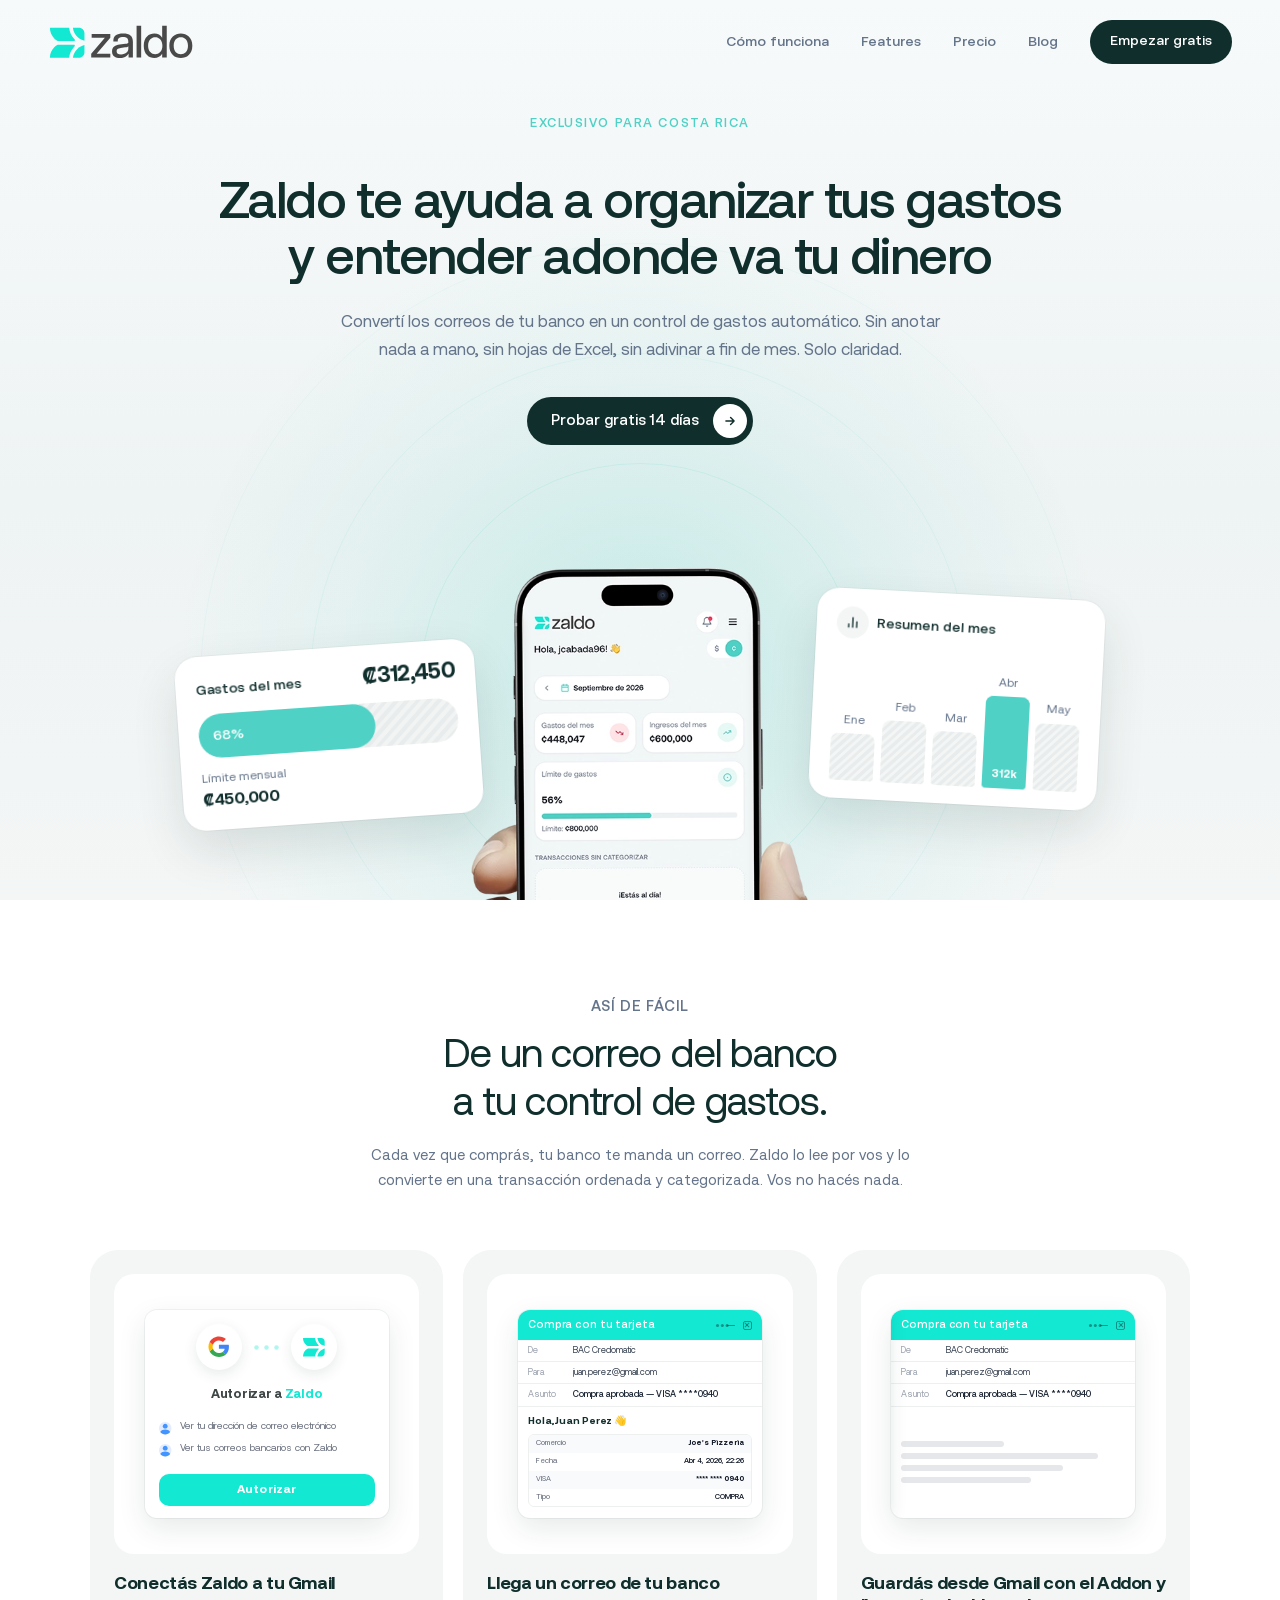
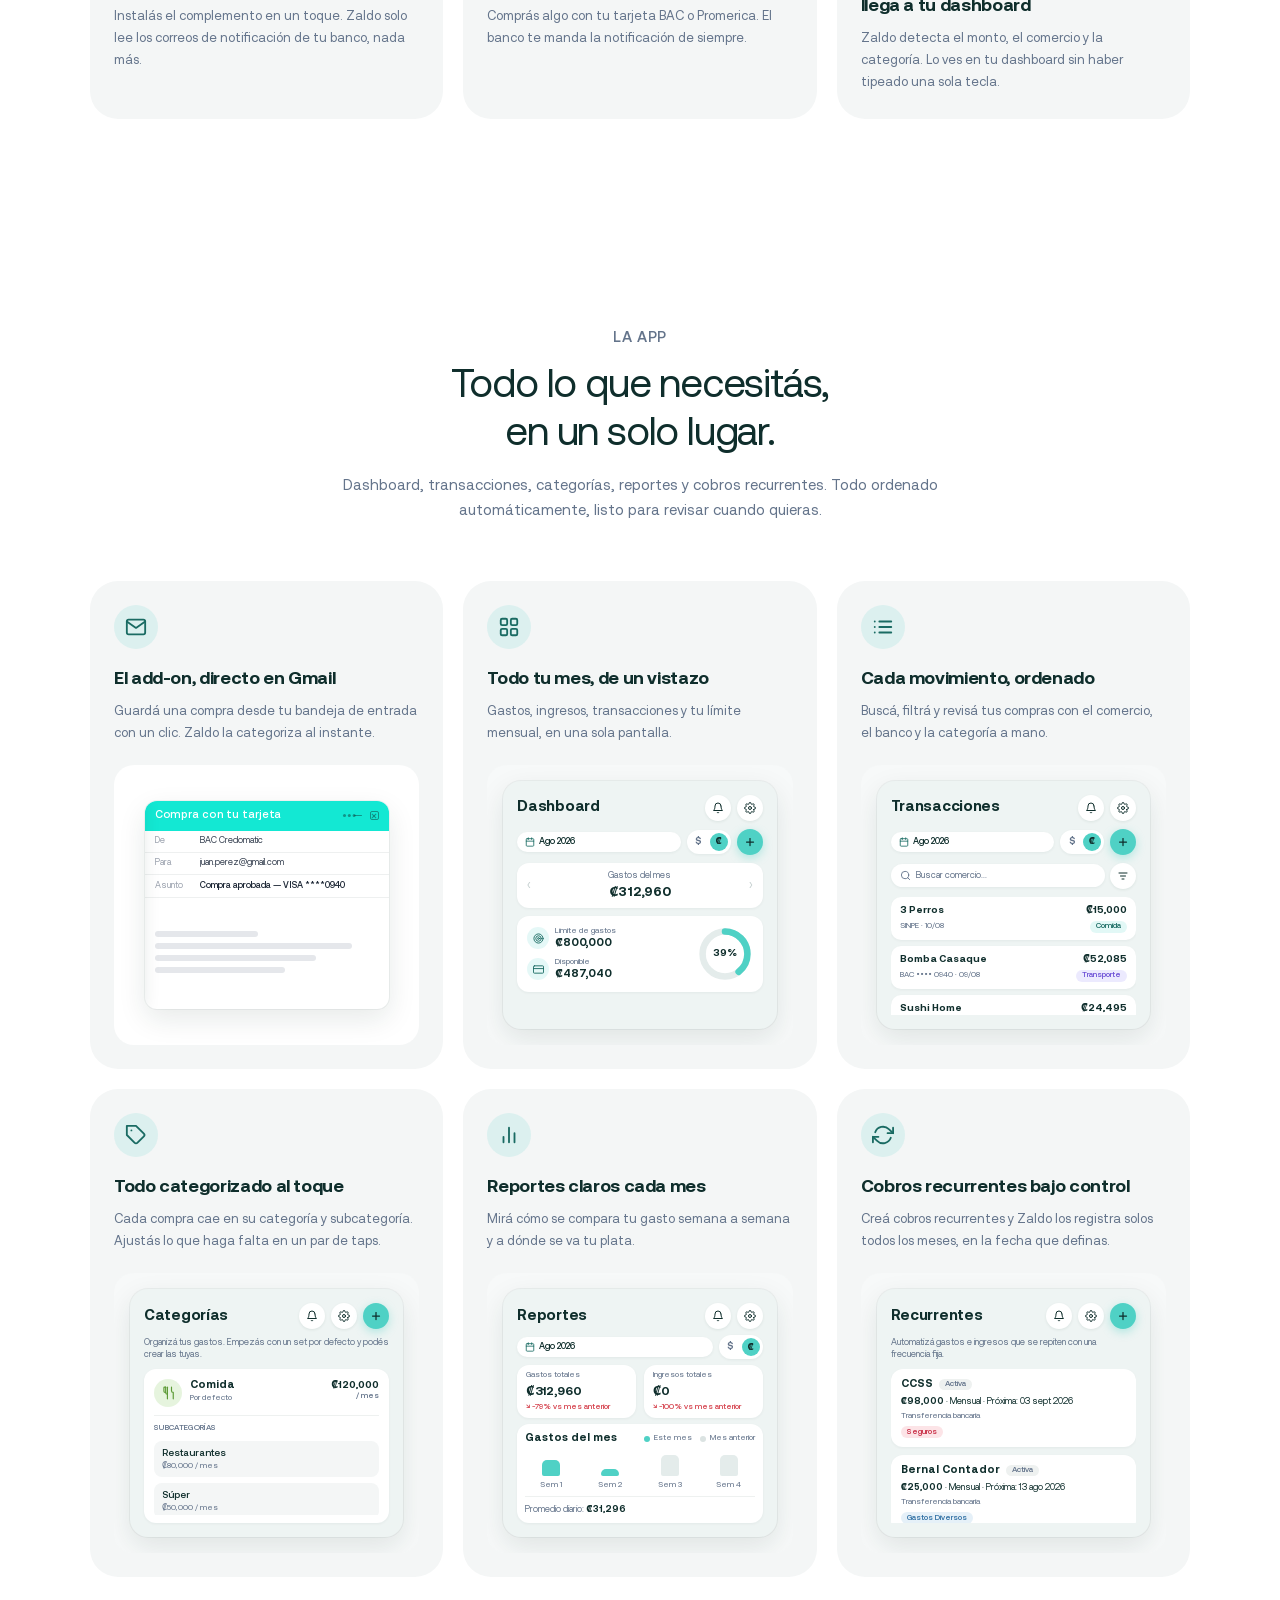
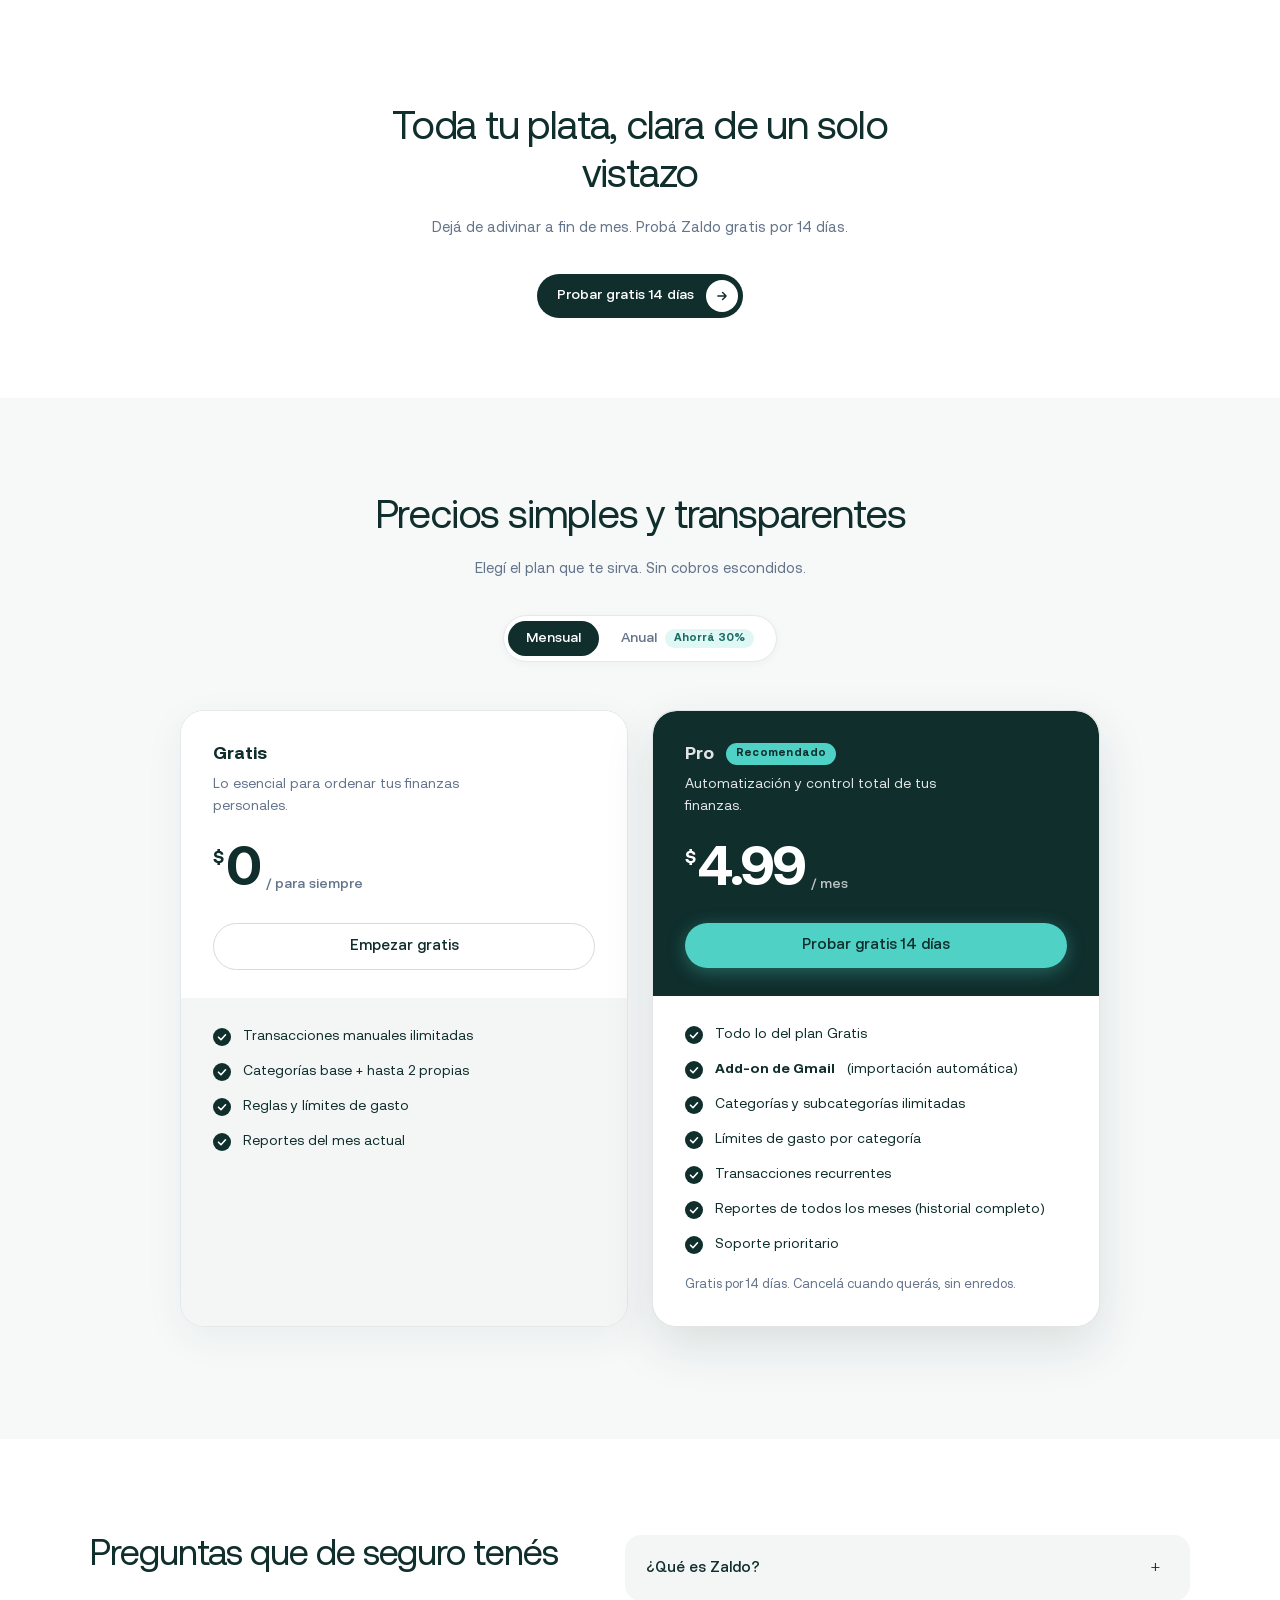
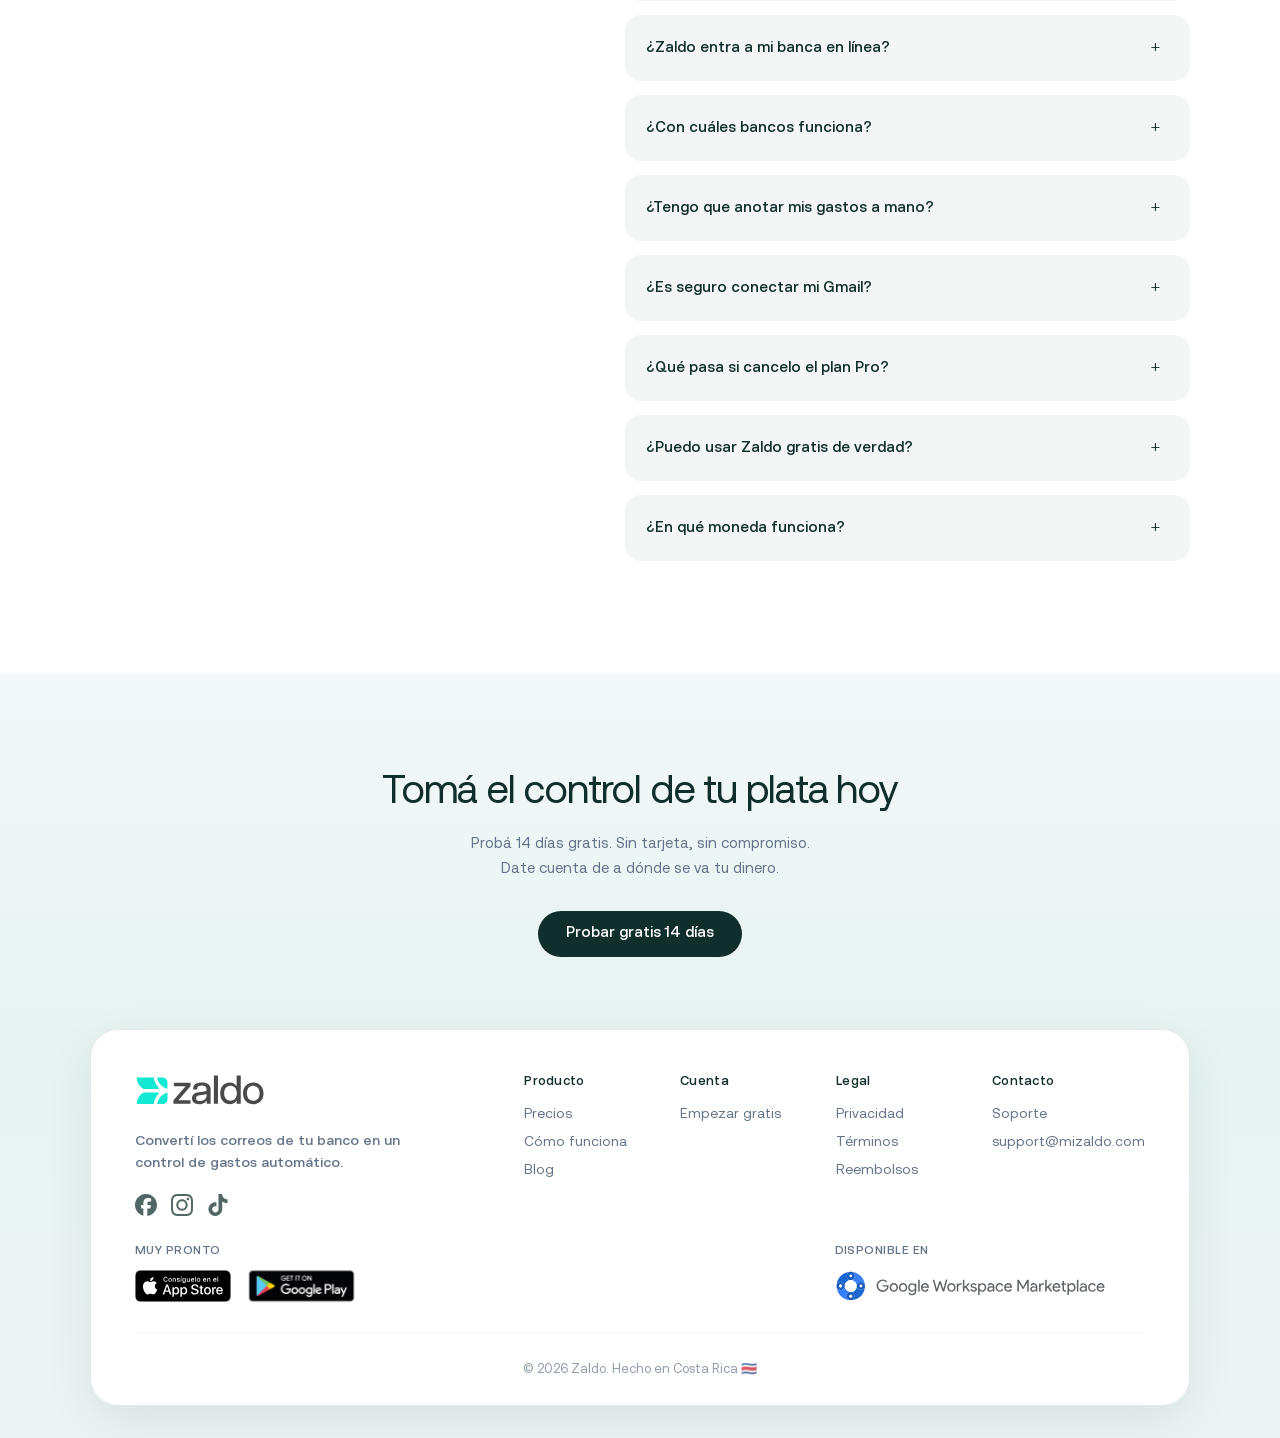
<file: index.html>
<!DOCTYPE html>
<html lang="es">
<head>
  <script>document.documentElement.classList.add('js-animations');</script>
  <meta charset="UTF-8">
  <meta name="viewport" content="width=device-width, initial-scale=1.0">
  <title>Zaldo Costa Rica — Tené claro en qué se te va la plata</title>
  <meta name="description" content="Zaldo es la app de control de gastos hecha para Costa Rica. Convierte los correos de tu banco en un registro automático — sin anotar nada a mano, sin Excel.">
  <link rel="canonical" href="https://mizaldo.com/">
  <meta name="theme-color" content="#4FD1C5">
  <meta name="author" content="Zaldo">

  <!-- Open Graph -->
  <meta property="og:type" content="website">
  <meta property="og:title" content="Zaldo Costa Rica — Tené claro en qué se te va la plata">
  <meta property="og:description" content="Zaldo es la app de control de gastos hecha para Costa Rica. Convierte los correos de tu banco en un registro automático — sin anotar nada a mano, sin Excel.">
  <meta property="og:url" content="https://mizaldo.com/">
  <meta property="og:image" content="https://mizaldo.com/assets/img/og-image.jpg">
  <meta property="og:image:width" content="1200">
  <meta property="og:image:height" content="630">
  <meta property="og:locale" content="es_CR">
  <meta property="og:site_name" content="Zaldo Costa Rica">

  <!-- Twitter Card -->
  <meta name="twitter:card" content="summary_large_image">
  <meta name="twitter:title" content="Zaldo Costa Rica — Tené claro en qué se te va la plata">
  <meta name="twitter:description" content="Zaldo es la app de control de gastos hecha para Costa Rica. Convierte los correos de tu banco en un registro automático — sin anotar nada a mano, sin Excel.">
  <meta name="twitter:image" content="https://mizaldo.com/assets/img/og-image.jpg">

  <!-- Favicons -->
  <link rel="icon" href="/favicon.ico" sizes="any">
  <link rel="icon" type="image/png" sizes="512x512" href="/assets/icons/zaldo-favicon.png">
  <link rel="apple-touch-icon" href="/assets/icons/zaldo-favicon.png">
  <link rel="manifest" href="/site.webmanifest">

  <!-- Styles -->
  <link rel="preload" href="assets/aeonik-pro/aeonik-regular.woff2" as="font" type="font/woff2" crossorigin>
  <link rel="preload" href="assets/aeonik-pro/aeonik-medium.woff2" as="font" type="font/woff2" crossorigin>
  <link rel="preload" href="assets/aeonik-pro/aeonik-bold.woff2" as="font" type="font/woff2" crossorigin>
  <style>
@font-face{font-family:'Aeonik Pro';src:url('/assets/aeonik-pro/aeonik-regular.woff2') format('woff2'),url('/assets/aeonik-pro/aeonik-regular.woff') format('woff');font-weight:400;font-style:normal;font-display:swap}
@font-face{font-family:'Aeonik Pro';src:url('/assets/aeonik-pro/aeonik-medium.woff2') format('woff2'),url('/assets/aeonik-pro/aeonik-medium.woff') format('woff');font-weight:600;font-style:normal;font-display:swap}
@font-face{font-family:'Aeonik Pro';src:url('/assets/aeonik-pro/aeonik-bold.woff2') format('woff2'),url('/assets/aeonik-pro/aeonik-bold.woff') format('woff');font-weight:700;font-style:normal;font-display:swap}
*,*::before,*::after{box-sizing:border-box;margin:0;padding:0}
:root{--teal:#4FD1C5;--teal-dark:#1a6b63;--heading-dark:#0f2e2c;--text-body:#64748b;--radius-pill:9999px;--surface:#fff;--card-bg:#f4f6f6}
body{font-family:'Aeonik Pro',system-ui,sans-serif;background:var(--surface);color:var(--heading-dark);min-height:100vh;overflow-x:hidden;-webkit-font-smoothing:antialiased}
.hero{position:relative;display:flex;flex-direction:column;overflow:hidden}
.hero--light{background:linear-gradient(180deg,#f7fafa 0%,#eef3f3 55%,#f4f6f6 100%);height:100vh;min-height:100vh}
.nav{position:relative;z-index:10;display:flex;justify-content:space-between;align-items:center;padding:1.25rem 3rem;max-width:1280px;width:100%;margin:0 auto;flex-shrink:0}
.logo{display:inline-flex;align-items:center;text-decoration:none}
.logo-img,.nav .logo-img{width:auto;display:block}
.nav .logo-img{height:clamp(1.75rem,2.8vw,2.25rem)}
.nav-actions{display:flex;align-items:center;gap:2rem}
.nav-links{display:flex;gap:2rem;list-style:none}
.nav-links a{color:var(--text-body);text-decoration:none;font-size:.875rem;font-weight:500}
.nav-cta{display:flex;align-items:center}
.nav-toggle,.nav-overlay{display:none}
.btn{display:inline-flex;align-items:center;justify-content:center;gap:.625rem;padding:.625rem 1.25rem;min-height:2.75rem;border-radius:var(--radius-pill);font-family:inherit;font-size:.875rem;font-weight:600;line-height:1;text-decoration:none;border:none;cursor:pointer;white-space:nowrap}
.btn:has(.btn-icon){padding:.3125rem .3125rem .3125rem 1.25rem;gap:.75rem}
.btn-icon{display:flex;align-items:center;justify-content:center;width:2rem;height:2rem;border-radius:50%;flex-shrink:0}
.btn-icon svg{width:14px;height:14px}
.btn--dark{background:#0F2E2C;color:#fff}
.btn--dark .btn-icon{background:#fff;color:#0F2E2C}
.hero-content{position:relative;z-index:5;display:flex;flex-direction:column;align-items:center;text-align:center;padding:2rem 1.5rem 1.25rem;max-width:920px;margin:0 auto;width:100%;flex-shrink:0}
.hero-eyebrow{font-size:.8125rem;font-weight:600;letter-spacing:.12em;text-transform:uppercase;color:var(--teal);margin-bottom:.875rem}
.hero--light .headline{display:flex;flex-direction:column;align-items:center;width:100%;font-size:clamp(2rem,4.2vw,3.25rem);font-weight:600;line-height:1.08;letter-spacing:-.03em;color:var(--heading-dark);margin:2rem 0 1.25rem}
.hero--light .headline-line{display:block;white-space:nowrap}
.hero--light .headline-line--mobile{display:none}
.hero--light .subheadline{color:var(--text-body);max-width:58ch;margin-bottom:2rem}
.subheadline{font-size:clamp(.9375rem,2vw,1.0625rem);line-height:1.65}
.cta-group{display:flex;gap:.875rem;flex-wrap:wrap;justify-content:center}
.hero .cta-group .btn{min-height:3rem;font-size:.9375rem;font-weight:500;padding:.75rem 1.5rem}
.hero .cta-group .btn:has(.btn-icon){padding:.375rem .375rem .375rem 1.5rem;gap:.875rem}
.hero .cta-group .btn-icon{width:2.125rem;height:2.125rem}
.hero-showcase{position:relative;z-index:2;flex:1;min-height:0;width:min(1400px,100%);margin:0 auto;padding:0 1.5rem}
.hero-showcase-backdrop{position:absolute;inset:0;pointer-events:none}
.hero-showcase-glow{position:absolute;top:50%;left:50%;transform:translate(-50%,-50%);width:min(920px,95vw);height:min(920px,95vw);border-radius:50%;background:radial-gradient(circle,rgba(79,209,197,.28) 0%,rgba(79,209,197,.08) 45%,transparent 72%)}
.hero-ring{position:absolute;top:50%;left:50%;transform:translate(-50%,-50%);border-radius:50%;border:1px solid rgba(79,209,197,.14)}
.hero-ring--1{width:440px;height:440px}
.hero-ring--2{width:660px;height:660px;opacity:.7}
.hero-ring--3{width:880px;height:880px;opacity:.45}
.hero-phone{position:absolute;left:50%;bottom:0;transform:translateX(-50%);z-index:3;width:min(560px,66vw)}
.hero-phone-mockup{width:100%;height:auto;max-height:56vh;display:block;object-fit:contain;object-position:bottom center}
.hero-float{position:absolute;z-index:4;background:#fff;border-radius:22px;padding:1.125rem 1.25rem;box-shadow:0 20px 48px rgba(15,46,44,.12),0 0 0 1px rgba(15,46,44,.04)}
.hero-float--left{left:14%;bottom:18%;width:min(300px,36vw);transform:rotate(-4deg)}
.hero-float--right{right:14%;bottom:22%;width:min(288px,34vw);transform:rotate(3deg)}
.hero-wallet-top{display:flex;align-items:baseline;justify-content:space-between;gap:.75rem;margin-bottom:.75rem}
.hero-wallet-label{font-size:.875rem;font-weight:500}
.hero-wallet-amount{font-size:1.375rem;font-weight:700;letter-spacing:-.03em;white-space:nowrap}
.hero-wallet-progress{position:relative;height:2.75rem;border-radius:var(--radius-pill);background:repeating-linear-gradient(-45deg,#e8ecec,#e8ecec 4px,#f2f4f4 4px,#f2f4f4 8px);overflow:hidden;margin-bottom:.875rem}
.hero-wallet-progress-fill{position:absolute;inset:0 auto 0 0;width:var(--pct,68%);min-width:3.25rem;background:var(--teal);border-radius:var(--radius-pill);display:flex;align-items:center;padding-left:.875rem}
.hero-wallet-progress-fill span{font-size:.875rem;font-weight:600;color:#fff}
.hero-wallet-detail-label{display:block;font-size:.75rem;color:var(--text-body);margin-bottom:.25rem}
.hero-wallet-detail-value{font-size:1rem;font-weight:700}
.hero-float-head{display:flex;align-items:center;gap:.5rem;margin-bottom:.75rem}
.hero-float-icon{width:2rem;height:2rem;border-radius:50%;background:var(--card-bg);display:flex;align-items:center;justify-content:center}
.hero-float-icon svg{width:1rem;height:1rem}
.hero-float-title{font-size:.875rem;font-weight:600}
.hero-float-chart{display:flex;align-items:flex-end;justify-content:space-between;gap:.4rem;height:130px;padding-top:1.125rem}
.hero-float-bar{position:relative;flex:1;display:flex;flex-direction:column;align-items:center;justify-content:flex-end;gap:.4rem;height:100%}
.hero-float-bar span{font-size:.75rem;color:var(--text-body)}
.hero-float-bar i{display:block;width:100%;height:var(--h,50%);border-radius:8px 8px 4px 4px;background:repeating-linear-gradient(-45deg,#e8ecec,#e8ecec 3px,#f4f6f6 3px,#f4f6f6 6px)}
.hero-float-bar-wrap{position:relative;width:100%;height:var(--h,88%);background:var(--teal);border-radius:8px 8px 4px 4px}
.hero-float-bar-tag{position:absolute;left:50%;bottom:.45rem;transform:translateX(-50%);font-size:.6875rem;font-weight:700;color:#fff;white-space:nowrap}
.visually-hidden{position:absolute;width:1px;height:1px;padding:0;margin:-1px;overflow:hidden;clip:rect(0,0,0,0);white-space:nowrap;border:0}
@media(max-width:900px){.hero-float--left{left:10%;width:min(260px,40vw)}.hero-float--right{right:10%;width:min(248px,38vw)}.hero-phone{width:min(445px,58vw)}.hero-ring--1{width:320px;height:320px}.hero-ring--2{width:480px;height:480px}.hero-ring--3{width:640px;height:640px}}
@media(max-width:768px){.nav{padding:1rem 1.5rem;z-index:200}.nav .logo-img{height:1.75rem}.nav-toggle{display:flex;flex-direction:column;justify-content:center;align-items:center;gap:5px;width:2.75rem;height:2.75rem;margin-left:auto;padding:0;border:none;background:transparent;cursor:pointer;z-index:202}.nav-toggle-bar{display:block;width:1.375rem;height:2px;background:var(--heading-dark);border-radius:1px}.nav-actions{position:fixed;top:0;right:0;width:min(100%,18.75rem);height:100dvh;flex-direction:column;align-items:stretch;padding:5rem 1.5rem 2rem;background:var(--surface);transform:translateX(100%);z-index:201}.nav-links{flex-direction:column;gap:0;width:100%}.nav-links a{display:block;padding:1rem 0;font-size:1rem}.nav-cta{flex-direction:column;width:100%;margin-top:1.5rem}.nav-cta .btn{width:100%;justify-content:center}.hero--light{height:auto;min-height:0}.hero--light .nav{border-bottom:1px solid rgba(15,46,44,.08)}.hero-content{align-items:flex-start;text-align:left;padding:2rem 1.5rem 0;max-width:none}.hero--light .headline-line--desktop{display:none}.hero--light .headline-line--mobile{display:block}.hero--light .headline{align-items:flex-start;text-align:left;font-size:1.75rem;margin:.75rem 0 1rem;line-height:1.3}.hero--light .headline-line{text-align:left}.hero--light .subheadline{text-align:left;font-size:.9375rem;margin-bottom:1.5rem;max-width:none}.subheadline-tail{display:none}.hero .cta-group--solo,.hero .cta-group--solo .btn{width:100%}.hero .cta-group .btn,.hero .cta-group .btn:has(.btn-icon){min-height:2.75rem;font-size:.875rem;padding:.8125rem 1.625rem}.hero .cta-group .btn-icon{display:none}.hero-showcase{flex:none;width:100%;padding:0}.hero-float--left,.hero-float--right{display:none}.hero-phone{position:relative;left:auto;bottom:auto;width:min(520px,128vw);margin:clamp(3rem,12vw,4.5rem) 0 0 calc(50% - min(260px,64vw));transform:none}.hero-phone-mockup{max-height:none}}
@media(max-width:360px){.hero--light .headline{font-size:1.5rem}.hero--light .headline-line--mobile{white-space:normal}}
  </style>
  <link rel="preload" as="style" href="/assets/css/styles.css">
  <link rel="stylesheet" href="/assets/css/styles.css" media="print" onload="this.media='all'">
  <noscript><link rel="stylesheet" href="/assets/css/styles.css"></noscript>

  <script type="application/ld+json">
  {
    "@context": "https://schema.org",
    "@type": "SoftwareApplication",
    "name": "Zaldo Costa Rica",
    "alternateName": "Zaldo",
    "url": "https://mizaldo.com/",
    "applicationCategory": "FinanceApplication",
    "operatingSystem": "Web, Android, iOS",
    "areaServed": { "@type": "Country", "name": "Costa Rica" },
    "description": "Zaldo es una app de finanzas personales para Costa Rica que lee las notificaciones que tu banco te manda por correo y las convierte automáticamente en transacciones ordenadas y categorizadas. Sin anotar nada a mano, sin Excel.",
    "offers": {
      "@type": "AggregateOffer",
      "lowPrice": "0",
      "highPrice": "4.99",
      "priceCurrency": "USD",
      "offerCount": "2",
      "offers": [
        {
          "@type": "Offer",
          "name": "Gratis",
          "price": "0",
          "priceCurrency": "USD"
        },
        {
          "@type": "Offer",
          "name": "Pro",
          "price": "4.99",
          "priceCurrency": "USD",
          "priceSpecification": {
            "@type": "UnitPriceSpecification",
            "price": "4.99",
            "priceCurrency": "USD",
            "billingIncrement": 1,
            "unitCode": "MON"
          }
        }
      ]
    },
    "publisher": {
      "@type": "Organization",
      "name": "Zaldo Costa Rica",
      "alternateName": "Zaldo",
      "url": "https://mizaldo.com/",
      "logo": "https://mizaldo.com/assets/zaldo-logo-v1.svg",
      "areaServed": { "@type": "Country", "name": "Costa Rica" },
      "sameAs": [
        "https://www.facebook.com/profile.php?id=61590515493888",
        "https://www.instagram.com/zaldoapp",
        "https://workspace.google.com/marketplace/app/zaldo/243367250792"
      ]
    }
  }
  </script>

  <script type="application/ld+json">
  {
    "@context": "https://schema.org",
    "@type": "FAQPage",
    "mainEntity": [
      {
        "@type": "Question",
        "name": "¿Qué es Zaldo?",
        "acceptedAnswer": {
          "@type": "Answer",
          "text": "Zaldo es una app de finanzas personales para Costa Rica. Lee las notificaciones que tu banco te manda por correo cuando hacés una compra, y las convierte automáticamente en transacciones ordenadas y categorizadas en tu dashboard. Vos solo revisás."
        }
      },
      {
        "@type": "Question",
        "name": "¿Zaldo entra a mi banca en línea?",
        "acceptedAnswer": {
          "@type": "Answer",
          "text": "No, nunca. Zaldo no tiene acceso a tu cuenta bancaria ni a tus contraseñas. Solo lee los correos de notificación que tu banco ya te manda cuando hacés una compra. Nada más."
        }
      },
      {
        "@type": "Question",
        "name": "¿Con cuáles bancos funciona?",
        "acceptedAnswer": {
          "@type": "Answer",
          "text": "Actualmente Zaldo lee las notificaciones de: BAC, Promerica, Banco Nacional (BN), BCR, DAVIbank, Davivienda, LAFISE, Wink, Banco General, Credisiman (Siman Visa) y Credix. Estamos agregando más bancos constantemente."
        }
      },
      {
        "@type": "Question",
        "name": "¿Tengo que anotar mis gastos a mano?",
        "acceptedAnswer": {
          "@type": "Answer",
          "text": "Con el add-on de Gmail no: tus compras con tarjeta se importan solas. Y si pagaste en efectivo o por SINPE, lo agregás manualmente en segundos. Vos elegís."
        }
      },
      {
        "@type": "Question",
        "name": "¿Es seguro conectar mi Gmail?",
        "acceptedAnswer": {
          "@type": "Answer",
          "text": "Sí. Zaldo solo pide permiso para leer los correos de tu banco, y no toca nada más de tu bandeja. Tus datos son tuyos y no los compartimos con nadie."
        }
      },
      {
        "@type": "Question",
        "name": "¿Qué pasa si cancelo el plan Pro?",
        "acceptedAnswer": {
          "@type": "Answer",
          "text": "No perdés nada de tu información. Tu cuenta pasa al plan Gratis y conservás todos tus datos. Si algún día volvés a Pro, todo se restaura tal cual lo dejaste."
        }
      },
      {
        "@type": "Question",
        "name": "¿Puedo usar Zaldo gratis de verdad?",
        "acceptedAnswer": {
          "@type": "Answer",
          "text": "Sí. El plan Gratis es gratis para siempre e incluye lo esencial para llevar el control de tus gastos. Pasás a Pro solo si querés la importación automática y las funciones avanzadas."
        }
      },
      {
        "@type": "Question",
        "name": "¿En qué moneda funciona?",
        "acceptedAnswer": {
          "@type": "Answer",
          "text": "En colones y dólares. Podés cambiar entre CRC y USD cuando querás, y Zaldo convierte todo con el tipo de cambio del día."
        }
      }
    ]
  }
  </script>

  <!-- Meta Pixel Code -->
  <script async src="/assets/js/meta-pixel.js"></script>
  <noscript><img height="1" width="1" style="display:none"
  src="https://www.facebook.com/tr?id=1056531280575934&ev=PageView&noscript=1"
  /></noscript>
  <!-- End Meta Pixel Code -->
  <script src="/assets/js/main.js" async></script>
</head>
<body>
  <main id="main">
  <section class="hero hero--light is-loaded">
    <header class="nav">
      <a href="index.html" class="logo" aria-label="Zaldo — inicio">
        <img src="assets/zaldo-logo-v1.svg" alt="Zaldo" class="logo-img" width="511" height="195" decoding="async">
        <span class="visually-hidden">Zaldo</span>
      </a>
      <button type="button" class="nav-toggle" aria-expanded="false" aria-controls="nav-menu" aria-label="Abrir menú">
        <span class="nav-toggle-bar" aria-hidden="true"></span>
        <span class="nav-toggle-bar" aria-hidden="true"></span>
        <span class="nav-toggle-bar" aria-hidden="true"></span>
      </button>
      <div class="nav-overlay" aria-hidden="true"></div>
      <div class="nav-actions" id="nav-menu">
        <nav aria-label="Principal">
          <ul class="nav-links">
            <li><a href="#how-it-works">Cómo funciona</a></li>
            <li><a href="#app-tour">Features</a></li>
            <li><a href="#pricing">Precio</a></li>
            <li><a href="/blog">Blog</a></li>
          </ul>
        </nav>
        <div class="nav-cta">
          <a href="https://app.mizaldo.com/login" class="btn btn--dark">
            <span>Empezar gratis</span>
          </a>
        </div>
      </div>
    </header>

    <div class="hero-content">
      <p class="hero-eyebrow">Exclusivo para Costa Rica</p>
      <h1 class="headline">
        <span class="headline-line headline-line--desktop">Zaldo te ayuda a organizar tus gastos</span>
        <span class="headline-line headline-line--desktop">y entender adonde va tu dinero</span>
        <span class="headline-line headline-line--mobile">Zaldo te ayuda a organizar</span>
        <span class="headline-line headline-line--mobile">tus gastos y entender</span>
        <span class="headline-line headline-line--mobile">adonde va tu dinero</span>
      </h1>

      <p class="subheadline">
        Convertí los correos de tu banco en un control de gastos automático. Sin anotar nada a mano, sin hojas de Excel<span class="subheadline-tail">, sin adivinar a fin de mes. Solo claridad</span>.
      </p>

      <div class="cta-group cta-group--solo">
        <a href="https://app.mizaldo.com/login" class="btn btn--dark">
          <span>Probar gratis 14 días</span>
          <span class="btn-icon">
            <svg viewBox="0 0 24 24" fill="none" stroke="currentColor" stroke-width="2.5" stroke-linecap="round" stroke-linejoin="round" aria-hidden="true"><path d="M5 12h14M13 6l6 6-6 6"/></svg>
          </span>
        </a>
      </div>
    </div>

    <div class="hero-showcase is-visible" aria-hidden="true">
      <div class="hero-showcase-backdrop">
        <div class="hero-ring hero-ring--1"></div>
        <div class="hero-ring hero-ring--2"></div>
        <div class="hero-ring hero-ring--3"></div>
        <div class="hero-showcase-glow"></div>
      </div>

      <article class="hero-float hero-float--left hero-wallet-card">
        <div class="hero-wallet-top">
          <span class="hero-wallet-label">Gastos del mes</span>
          <span class="hero-wallet-amount">₡312,450</span>
        </div>
        <div class="hero-wallet-progress">
          <div class="hero-wallet-progress-fill" style="--pct: 68%">
            <span>68%</span>
          </div>
        </div>
        <div class="hero-wallet-footer">
          <div class="hero-wallet-detail">
            <span class="hero-wallet-detail-label">Límite mensual</span>
            <span class="hero-wallet-detail-value">₡450,000</span>
          </div>
        </div>
      </article>

      <div class="hero-phone">
        <img class="hero-phone-mockup" src="assets/zaldoh-webpapp-costarica.webp" alt="App Zaldo en un celular" width="800" height="507" decoding="async" fetchpriority="high">
      </div>

      <article class="hero-float hero-float--right">
        <div class="hero-float-head">
          <span class="hero-float-icon">
            <svg viewBox="0 0 24 24" fill="none" stroke="currentColor" stroke-width="2" aria-hidden="true"><path d="M18 20V10M12 20V4M6 20v-6"/></svg>
          </span>
          <span class="hero-float-title">Resumen del mes</span>
        </div>
        <div class="hero-float-chart">
          <div class="hero-float-bar"><span>Ene</span><i style="--h: 42%"></i></div>
          <div class="hero-float-bar"><span>Feb</span><i style="--h: 55%"></i></div>
          <div class="hero-float-bar"><span>Mar</span><i style="--h: 48%"></i></div>
          <div class="hero-float-bar hero-float-bar--active">
            <span>Abr</span>
            <div class="hero-float-bar-wrap" style="--h: 88%">
              <span class="hero-float-bar-tag">312k</span>
              <i></i>
            </div>
          </div>
          <div class="hero-float-bar"><span>May</span><i style="--h: 60%"></i></div>
        </div>
      </article>
    </div>
  </section>

  <section id="how-it-works" class="needs how-process">
    <div class="needs-inner">
      <header class="needs-header">
        <p class="section-eyebrow">Así de fácil</p>
        <h2>De un correo del banco <br> a tu control de gastos.</h2>
        <p>Cada vez que comprás, tu banco te manda un correo. Zaldo lo lee por vos y lo convierte en una transacción ordenada y categorizada. Vos no hacés nada.</p>
      </header>
      <div class="needs-grid how-grid">
        <article class="how-step-card">
          <div class="how-step-visual" aria-hidden="true">
            <div class="how-step-scene">
              <div class="how-auth-mock">
                <div class="how-auth-card">
                  <div class="how-auth-brands">
                    <div class="how-auth-brand how-auth-brand--google">
                      <img src="assets/icons/google-icon.svg" alt="" width="27" height="27" decoding="async" loading="lazy">
                    </div>
                    <div class="how-auth-dots" aria-hidden="true">
                      <span></span><span></span><span></span>
                    </div>
                    <div class="how-auth-brand how-auth-brand--zaldo">
                      <img src="assets/icons/zaldo-icon.svg" alt="" width="24" height="21" decoding="async" loading="lazy">
                    </div>
                  </div>
                  <p class="how-auth-title">Autorizar a <span>Zaldo</span></p>
                  <ul class="how-auth-permissions">
                    <li>
                      <img src="assets/icons/google-user.svg" alt="" width="13" height="13" decoding="async" loading="lazy">
                      <span>Ver tu dirección de correo electrónico</span>
                    </li>
                    <li>
                      <img src="assets/icons/google-user.svg" alt="" width="13" height="13" decoding="async" loading="lazy">
                      <span>Ver tus correos bancarios con Zaldo</span>
                    </li>
                  </ul>
                  <span class="how-auth-btn">
                    <span class="how-auth-btn-label">Autorizar</span>
                    <span class="how-auth-btn-check" aria-hidden="true">
                      <svg viewBox="0 0 24 24" fill="none" stroke="currentColor" stroke-width="3" stroke-linecap="round" stroke-linejoin="round"><path d="M5 12l5 5L20 7"/></svg>
                    </span>
                  </span>
                </div>
              </div>
            </div>
          </div>
          <div class="how-step-copy">
            <h3>Conectás Zaldo a tu Gmail</h3>
            <p>Instalás el complemento en un toque. Zaldo solo lee los correos de notificación de tu banco, nada más.</p>
          </div>
        </article>

        <article class="how-step-card">
          <div class="how-step-visual" aria-hidden="true">
            <div class="how-step-scene">
              <div class="how-mail-mock">
                <div class="how-mail-window">
                  <header class="how-mail-chrome">
                    <span class="how-mail-chrome-title">Compra con tu tarjeta</span>
                    <div class="how-mail-chrome-actions">
                      <span></span><span></span><span></span>
                    </div>
                  </header>
                  <div class="how-mail-fields">
                    <div class="how-mail-field">
                      <span class="how-mail-field-label">De</span>
                      <span class="how-mail-field-value">BAC Credomatic</span>
                    </div>
                    <div class="how-mail-field">
                      <span class="how-mail-field-label">Para</span>
                      <span class="how-mail-field-value">juan.perez@gmail.com</span>
                    </div>
                    <div class="how-mail-field how-mail-field--subject">
                      <span class="how-mail-field-label">Asunto</span>
                      <span class="how-mail-field-value">Compra aprobada — VISA ****0940</span>
                    </div>
                  </div>
                  <div class="how-mail-body">
                    <p class="how-mail-greeting">Hola, Juan Perez <span aria-hidden="true">👋</span></p>
                    <dl class="how-mail-receipt">
                      <div class="how-mail-receipt-row">
                        <dt>Comercio</dt>
                        <dd>Joe's Pizzeria</dd>
                      </div>
                      <div class="how-mail-receipt-row">
                        <dt>Fecha</dt>
                        <dd>Abr 4, 2026, 22:26</dd>
                      </div>
                      <div class="how-mail-receipt-row">
                        <dt>VISA</dt>
                        <dd>**** **** 0940</dd>
                      </div>
                      <div class="how-mail-receipt-row">
                        <dt>Tipo</dt>
                        <dd>COMPRA</dd>
                      </div>
                    </dl>
                  </div>
                </div>
              </div>
            </div>
          </div>
          <div class="how-step-copy">
            <h3>Llega un correo de tu banco</h3>
            <p>Comprás algo con tu tarjeta BAC o Promerica. El banco te manda la notificación de siempre.</p>
          </div>
        </article>

        <article class="how-step-card">
          <div class="how-step-visual" aria-hidden="true">
            <div class="how-step-scene">
              <div class="how-mail-mock how-mail-mock--addon">
                <div class="how-mail-window how-mail-window--addon">
                  <aside class="how-addon-sidebar">
                    <img class="how-addon-logo" src="assets/icons/zaldo-icon.svg" alt="" width="24" height="21" decoding="async" loading="lazy">
                    <span class="how-addon-btn">
                      <span class="how-addon-btn-label">Guardar</span>
                      <span class="how-addon-btn-saved">
                        <svg viewBox="0 0 24 24" fill="none" stroke="currentColor" stroke-width="3" stroke-linecap="round" stroke-linejoin="round" aria-hidden="true"><path d="M5 12l5 5L20 7"/></svg>
                        Guardado
                      </span>
                    </span>
                  </aside>
                  <header class="how-mail-chrome">
                    <span class="how-mail-chrome-title">Compra con tu tarjeta</span>
                    <div class="how-mail-chrome-actions">
                      <span></span><span></span><span></span>
                    </div>
                  </header>
                  <div class="how-mail-fields">
                    <div class="how-mail-field">
                      <span class="how-mail-field-label">De</span>
                      <span class="how-mail-field-value">BAC Credomatic</span>
                    </div>
                    <div class="how-mail-field">
                      <span class="how-mail-field-label">Para</span>
                      <span class="how-mail-field-value">juan.perez@gmail.com</span>
                    </div>
                    <div class="how-mail-field how-mail-field--subject">
                      <span class="how-mail-field-label">Asunto</span>
                      <span class="how-mail-field-value">Compra aprobada — VISA ****0940</span>
                    </div>
                  </div>
                  <div class="how-mail-body how-mail-body--placeholder">
                    <div class="how-mail-placeholder">
                      <span></span>
                      <span></span>
                      <span></span>
                      <span></span>
                    </div>
                  </div>
                </div>
              </div>
            </div>
          </div>
          <div class="how-step-copy">
            <h3>Guardás desde Gmail con el Addon y llega a tu dashboard</h3>
            <p>Zaldo detecta el monto, el comercio y la categoría. Lo ves en tu dashboard sin haber tipeado una sola tecla.</p>
          </div>
        </article>
      </div>
    </div>
  </section>

  <section id="app-tour" class="needs app-tour">
    <div class="needs-inner">
      <header class="needs-header">
        <p class="section-eyebrow">La app</p>
        <h2>Todo lo que necesitás, <br> en un solo lugar.</h2>
        <p>Dashboard, transacciones, categorías, reportes y cobros recurrentes. Todo ordenado automáticamente, listo para revisar cuando quieras.</p>
      </header>
      <div class="needs-grid how-grid">
        <article class="how-step-card">
          <div class="how-feature-icon" aria-hidden="true">
            <svg viewBox="0 0 24 24" fill="none" stroke="currentColor" stroke-width="2" stroke-linecap="round" stroke-linejoin="round"><path d="M4 4h16c1.1 0 2 .9 2 2v12c0 1.1-.9 2-2 2H4c-1.1 0-2-.9-2-2V6c0-1.1.9-2 2-2z"/><polyline points="22,6 12,13 2,6"/></svg>
          </div>
          <div class="how-step-copy">
            <h3>El add-on, directo en Gmail</h3>
            <p>Guardá una compra desde tu bandeja de entrada con un clic. Zaldo la categoriza al instante.</p>
          </div>
          <div class="how-step-visual" aria-hidden="true">
            <div class="how-step-scene">
              <div class="how-mail-mock how-mail-mock--addon">
                <div class="how-mail-window how-mail-window--addon">
                  <aside class="how-addon-sidebar">
                    <img class="how-addon-logo" src="assets/icons/zaldo-icon.svg" alt="" width="24" height="21" decoding="async" loading="lazy">
                    <span class="how-addon-btn">
                      <span class="how-addon-btn-label">Guardar</span>
                      <span class="how-addon-btn-saved">
                        <svg viewBox="0 0 24 24" fill="none" stroke="currentColor" stroke-width="3" stroke-linecap="round" stroke-linejoin="round" aria-hidden="true"><path d="M5 12l5 5L20 7"/></svg>
                        Guardado
                      </span>
                    </span>
                  </aside>
                  <header class="how-mail-chrome">
                    <span class="how-mail-chrome-title">Compra con tu tarjeta</span>
                    <div class="how-mail-chrome-actions">
                      <span></span><span></span><span></span>
                    </div>
                  </header>
                  <div class="how-mail-fields">
                    <div class="how-mail-field">
                      <span class="how-mail-field-label">De</span>
                      <span class="how-mail-field-value">BAC Credomatic</span>
                    </div>
                    <div class="how-mail-field">
                      <span class="how-mail-field-label">Para</span>
                      <span class="how-mail-field-value">juan.perez@gmail.com</span>
                    </div>
                    <div class="how-mail-field how-mail-field--subject">
                      <span class="how-mail-field-label">Asunto</span>
                      <span class="how-mail-field-value">Compra aprobada — VISA ****0940</span>
                    </div>
                  </div>
                  <div class="how-mail-body how-mail-body--placeholder">
                    <div class="how-mail-placeholder">
                      <span></span>
                      <span></span>
                      <span></span>
                      <span></span>
                    </div>
                  </div>
                </div>
              </div>
            </div>
          </div>
        </article>

        <article class="how-step-card">
          <div class="how-feature-icon" aria-hidden="true">
            <svg viewBox="0 0 24 24" fill="none" stroke="currentColor" stroke-width="2" stroke-linecap="round" stroke-linejoin="round"><rect x="3" y="3" width="7" height="7" rx="1.5"/><rect x="14" y="3" width="7" height="7" rx="1.5"/><rect x="14" y="14" width="7" height="7" rx="1.5"/><rect x="3" y="14" width="7" height="7" rx="1.5"/></svg>
          </div>
          <div class="how-step-copy">
            <h3>Todo tu mes, de un vistazo</h3>
            <p>Gastos, ingresos, transacciones y tu límite mensual, en una sola pantalla.</p>
          </div>
          <div class="how-feature-visual how-feature-visual--dashboard-mock" aria-hidden="true">
            <div class="dash-mock">
              <div class="dash-mock-top">
                <span class="dash-mock-title">Dashboard</span>
                <div class="dash-mock-icons">
                  <span class="dash-mock-icon-btn">
                    <svg viewBox="0 0 24 24" fill="none" stroke="currentColor" stroke-width="2" stroke-linecap="round" stroke-linejoin="round"><path d="M18 8a6 6 0 10-12 0c0 7-3 9-3 9h18s-3-2-3-9"/><path d="M13.73 21a2 2 0 01-3.46 0"/></svg>
                  </span>
                  <span class="dash-mock-icon-btn">
                    <svg viewBox="0 0 24 24" fill="none" stroke="currentColor" stroke-width="2" stroke-linecap="round" stroke-linejoin="round"><circle cx="12" cy="12" r="3"/><path d="M19.4 15a1.65 1.65 0 00.33 1.82l.06.06a2 2 0 11-2.83 2.83l-.06-.06a1.65 1.65 0 00-1.82-.33 1.65 1.65 0 00-1 1.51V21a2 2 0 11-4 0v-.09A1.65 1.65 0 009 19.4a1.65 1.65 0 00-1.82.33l-.06.06a2 2 0 11-2.83-2.83l.06-.06a1.65 1.65 0 00.33-1.82 1.65 1.65 0 00-1.51-1H3a2 2 0 110-4h.09A1.65 1.65 0 004.6 9a1.65 1.65 0 00-.33-1.82l-.06-.06a2 2 0 112.83-2.83l.06.06a1.65 1.65 0 001.82.33H9a1.65 1.65 0 001-1.51V3a2 2 0 114 0v.09a1.65 1.65 0 001 1.51 1.65 1.65 0 001.82-.33l.06-.06a2 2 0 112.83 2.83l-.06.06a1.65 1.65 0 00-.33 1.82V9a1.65 1.65 0 001.51 1H21a2 2 0 110 4h-.09a1.65 1.65 0 00-1.51 1z"/></svg>
                  </span>
                </div>
              </div>
              <div class="dash-mock-row">
                <span class="dash-mock-date">
                  <svg viewBox="0 0 24 24" fill="none" stroke="currentColor" stroke-width="2" stroke-linecap="round" stroke-linejoin="round"><rect x="3" y="4" width="18" height="18" rx="2"/><line x1="16" y1="2" x2="16" y2="6"/><line x1="8" y1="2" x2="8" y2="6"/><line x1="3" y1="10" x2="21" y2="10"/></svg>
                  Ago 2026
                </span>
                <span class="dash-mock-currency">
                  <span class="dash-mock-currency-off">$</span>
                  <span class="dash-mock-currency-on">₡</span>
                </span>
                <span class="dash-mock-add">
                  <svg viewBox="0 0 24 24" fill="none" stroke="currentColor" stroke-width="2.5" stroke-linecap="round" stroke-linejoin="round"><line x1="12" y1="5" x2="12" y2="19"/><line x1="5" y1="12" x2="19" y2="12"/></svg>
                </span>
              </div>
              <div class="dash-mock-card dash-mock-card--expense">
                <span class="dash-mock-chevron">‹</span>
                <div class="dash-mock-expense-info">
                  <span class="dash-mock-label">Gastos del mes</span>
                  <span class="dash-mock-amount">₡312,960</span>
                </div>
                <span class="dash-mock-chevron">›</span>
              </div>
              <div class="dash-mock-card dash-mock-card--limit">
                <div class="dash-mock-limit-rows">
                  <div class="dash-mock-limit-row">
                    <span class="dash-mock-limit-icon">
                      <svg viewBox="0 0 24 24" fill="none" stroke="currentColor" stroke-width="2" stroke-linecap="round" stroke-linejoin="round"><circle cx="12" cy="12" r="10"/><circle cx="12" cy="12" r="6"/><circle cx="12" cy="12" r="2"/></svg>
                    </span>
                    <div>
                      <span class="dash-mock-limit-label">Límite de gastos</span>
                      <span class="dash-mock-limit-value">₡800,000</span>
                    </div>
                  </div>
                  <div class="dash-mock-limit-row">
                    <span class="dash-mock-limit-icon">
                      <svg viewBox="0 0 24 24" fill="none" stroke="currentColor" stroke-width="2" stroke-linecap="round" stroke-linejoin="round"><rect x="1" y="4" width="22" height="16" rx="2"/><line x1="1" y1="10" x2="23" y2="10"/></svg>
                    </span>
                    <div>
                      <span class="dash-mock-limit-label">Disponible</span>
                      <span class="dash-mock-limit-value">₡487,040</span>
                    </div>
                  </div>
                </div>
                <div class="dash-mock-donut">
                  <svg viewBox="0 0 60 60">
                    <circle cx="30" cy="30" r="24" fill="none" stroke="#e4eceb" stroke-width="7"/>
                    <circle cx="30" cy="30" r="24" fill="none" stroke="#4FD1C5" stroke-width="7" stroke-linecap="round" stroke-dasharray="150.8" stroke-dashoffset="91.5" transform="rotate(-90 30 30)"/>
                  </svg>
                  <span class="dash-mock-donut-label">39%</span>
                </div>
              </div>
            </div>
          </div>
        </article>

        <article class="how-step-card">
          <div class="how-feature-icon" aria-hidden="true">
            <svg viewBox="0 0 24 24" fill="none" stroke="currentColor" stroke-width="2" stroke-linecap="round" stroke-linejoin="round"><line x1="8" y1="6" x2="21" y2="6"/><line x1="8" y1="12" x2="21" y2="12"/><line x1="8" y1="18" x2="21" y2="18"/><line x1="3" y1="6" x2="3.01" y2="6"/><line x1="3" y1="12" x2="3.01" y2="12"/><line x1="3" y1="18" x2="3.01" y2="18"/></svg>
          </div>
          <div class="how-step-copy">
            <h3>Cada movimiento, ordenado</h3>
            <p>Buscá, filtrá y revisá tus compras con el comercio, el banco y la categoría a mano.</p>
          </div>
          <div class="how-feature-visual how-feature-visual--transacciones-mock" aria-hidden="true">
            <div class="tx-mock">
              <div class="dash-mock-top">
                <span class="dash-mock-title">Transacciones</span>
                <div class="dash-mock-icons">
                  <span class="dash-mock-icon-btn">
                    <svg viewBox="0 0 24 24" fill="none" stroke="currentColor" stroke-width="2" stroke-linecap="round" stroke-linejoin="round"><path d="M18 8a6 6 0 10-12 0c0 7-3 9-3 9h18s-3-2-3-9"/><path d="M13.73 21a2 2 0 01-3.46 0"/></svg>
                  </span>
                  <span class="dash-mock-icon-btn">
                    <svg viewBox="0 0 24 24" fill="none" stroke="currentColor" stroke-width="2" stroke-linecap="round" stroke-linejoin="round"><circle cx="12" cy="12" r="3"/><path d="M19.4 15a1.65 1.65 0 00.33 1.82l.06.06a2 2 0 11-2.83 2.83l-.06-.06a1.65 1.65 0 00-1.82-.33 1.65 1.65 0 00-1 1.51V21a2 2 0 11-4 0v-.09A1.65 1.65 0 009 19.4a1.65 1.65 0 00-1.82.33l-.06.06a2 2 0 11-2.83-2.83l.06-.06a1.65 1.65 0 00.33-1.82 1.65 1.65 0 00-1.51-1H3a2 2 0 110-4h.09A1.65 1.65 0 004.6 9a1.65 1.65 0 00-.33-1.82l-.06-.06a2 2 0 112.83-2.83l.06.06a1.65 1.65 0 001.82.33H9a1.65 1.65 0 001-1.51V3a2 2 0 114 0v.09a1.65 1.65 0 001 1.51 1.65 1.65 0 001.82-.33l.06-.06a2 2 0 112.83 2.83l-.06.06a1.65 1.65 0 00-.33 1.82V9a1.65 1.65 0 001.51 1H21a2 2 0 110 4h-.09a1.65 1.65 0 00-1.51 1z"/></svg>
                  </span>
                </div>
              </div>
              <div class="dash-mock-row">
                <span class="dash-mock-date">
                  <svg viewBox="0 0 24 24" fill="none" stroke="currentColor" stroke-width="2" stroke-linecap="round" stroke-linejoin="round"><rect x="3" y="4" width="18" height="18" rx="2"/><line x1="16" y1="2" x2="16" y2="6"/><line x1="8" y1="2" x2="8" y2="6"/><line x1="3" y1="10" x2="21" y2="10"/></svg>
                  Ago 2026
                </span>
                <span class="dash-mock-currency">
                  <span class="dash-mock-currency-off">$</span>
                  <span class="dash-mock-currency-on">₡</span>
                </span>
                <span class="dash-mock-add">
                  <svg viewBox="0 0 24 24" fill="none" stroke="currentColor" stroke-width="2.5" stroke-linecap="round" stroke-linejoin="round"><line x1="12" y1="5" x2="12" y2="19"/><line x1="5" y1="12" x2="19" y2="12"/></svg>
                </span>
              </div>
              <div class="tx-mock-search-row">
                <span class="tx-mock-search">
                  <svg viewBox="0 0 24 24" fill="none" stroke="currentColor" stroke-width="2" stroke-linecap="round" stroke-linejoin="round"><circle cx="11" cy="11" r="8"/><line x1="21" y1="21" x2="16.65" y2="16.65"/></svg>
                  <span>Buscar comercio...</span>
                </span>
                <span class="dash-mock-icon-btn">
                  <svg viewBox="0 0 24 24" fill="none" stroke="currentColor" stroke-width="2" stroke-linecap="round" stroke-linejoin="round"><line x1="4" y1="6" x2="20" y2="6"/><line x1="7" y1="12" x2="17" y2="12"/><line x1="10" y1="18" x2="14" y2="18"/></svg>
                </span>
              </div>
              <div class="tx-mock-list">
                <div class="tx-mock-item">
                  <div class="tx-mock-item-top">
                    <span class="tx-mock-merchant">3 Perros</span>
                    <span class="tx-mock-amount">₡15,000</span>
                  </div>
                  <div class="tx-mock-item-bottom">
                    <span class="tx-mock-meta">SINPE · 10/08</span>
                    <span class="tx-mock-tag tx-mock-tag--food">Comida</span>
                  </div>
                </div>
                <div class="tx-mock-item">
                  <div class="tx-mock-item-top">
                    <span class="tx-mock-merchant">Bomba Casaque</span>
                    <span class="tx-mock-amount">₡52,085</span>
                  </div>
                  <div class="tx-mock-item-bottom">
                    <span class="tx-mock-meta">BAC •••• 0940 · 09/08</span>
                    <span class="tx-mock-tag tx-mock-tag--transport">Transporte</span>
                  </div>
                </div>
                <div class="tx-mock-item">
                  <div class="tx-mock-item-top">
                    <span class="tx-mock-merchant">Sushi Home</span>
                    <span class="tx-mock-amount">₡24,495</span>
                  </div>
                  <div class="tx-mock-item-bottom">
                    <span class="tx-mock-meta">BAC •••• 0940 · 09/08</span>
                    <span class="tx-mock-tag tx-mock-tag--food">Comida</span>
                  </div>
                </div>
              </div>
            </div>
          </div>
        </article>

        <article class="how-step-card">
          <div class="how-feature-icon" aria-hidden="true">
            <svg viewBox="0 0 24 24" fill="none" stroke="currentColor" stroke-width="2" stroke-linecap="round" stroke-linejoin="round"><path d="M20.59 13.41L13.42 20.59a2 2 0 01-2.83 0L2 12V2h10l8.59 8.59a2 2 0 010 2.82z"/><line x1="7" y1="7" x2="7.01" y2="7"/></svg>
          </div>
          <div class="how-step-copy">
            <h3>Todo categorizado al toque</h3>
            <p>Cada compra cae en su categoría y subcategoría. Ajustás lo que haga falta en un par de taps.</p>
          </div>
          <div class="how-feature-visual how-feature-visual--categorias-mock" aria-hidden="true">
            <div class="cat-mock">
              <div class="dash-mock-top">
                <span class="dash-mock-title">Categorías</span>
                <div class="dash-mock-icons">
                  <span class="dash-mock-icon-btn">
                    <svg viewBox="0 0 24 24" fill="none" stroke="currentColor" stroke-width="2" stroke-linecap="round" stroke-linejoin="round"><path d="M18 8a6 6 0 10-12 0c0 7-3 9-3 9h18s-3-2-3-9"/><path d="M13.73 21a2 2 0 01-3.46 0"/></svg>
                  </span>
                  <span class="dash-mock-icon-btn">
                    <svg viewBox="0 0 24 24" fill="none" stroke="currentColor" stroke-width="2" stroke-linecap="round" stroke-linejoin="round"><circle cx="12" cy="12" r="3"/><path d="M19.4 15a1.65 1.65 0 00.33 1.82l.06.06a2 2 0 11-2.83 2.83l-.06-.06a1.65 1.65 0 00-1.82-.33 1.65 1.65 0 00-1 1.51V21a2 2 0 11-4 0v-.09A1.65 1.65 0 009 19.4a1.65 1.65 0 00-1.82.33l-.06.06a2 2 0 11-2.83-2.83l.06-.06a1.65 1.65 0 00.33-1.82 1.65 1.65 0 00-1.51-1H3a2 2 0 110-4h.09A1.65 1.65 0 004.6 9a1.65 1.65 0 00-.33-1.82l-.06-.06a2 2 0 112.83-2.83l.06.06a1.65 1.65 0 001.82.33H9a1.65 1.65 0 001-1.51V3a2 2 0 114 0v.09a1.65 1.65 0 001 1.51 1.65 1.65 0 001.82-.33l.06-.06a2 2 0 112.83 2.83l-.06.06a1.65 1.65 0 00-.33 1.82V9a1.65 1.65 0 001.51 1H21a2 2 0 110 4h-.09a1.65 1.65 0 00-1.51 1z"/></svg>
                  </span>
                  <span class="dash-mock-add">
                    <svg viewBox="0 0 24 24" fill="none" stroke="currentColor" stroke-width="2.5" stroke-linecap="round" stroke-linejoin="round"><line x1="12" y1="5" x2="12" y2="19"/><line x1="5" y1="12" x2="19" y2="12"/></svg>
                  </span>
                </div>
              </div>
              <p class="cat-mock-intro">Organizá tus gastos. Empezás con un set por defecto y podés crear las tuyas.</p>
              <div class="cat-mock-card">
                <div class="cat-mock-card-top">
                  <span class="cat-mock-icon">
                    <svg viewBox="0 0 24 24" fill="none" stroke="currentColor" stroke-width="2" stroke-linecap="round" stroke-linejoin="round"><path d="M18 2v6a3 3 0 003 3v11"/><path d="M8 2v9a3 3 0 003 3h0"/><path d="M11 2v20"/><path d="M8 2H6a1 1 0 00-1 1v6a2 2 0 002 2h1"/></svg>
                  </span>
                  <div class="cat-mock-info">
                    <span class="cat-mock-name">Comida</span>
                    <span class="cat-mock-default">Por defecto</span>
                  </div>
                  <span class="cat-mock-amount">₡120,000<small>/ mes</small></span>
                </div>
                <hr class="cat-mock-divider">
                <span class="cat-mock-sublabel">Subcategorías</span>
                <div class="cat-mock-subs">
                  <div class="cat-mock-sub">
                    <span class="cat-mock-sub-name">Restaurantes</span>
                    <span class="cat-mock-sub-limit">₡80,000 / mes</span>
                  </div>
                  <div class="cat-mock-sub">
                    <span class="cat-mock-sub-name">Súper</span>
                    <span class="cat-mock-sub-limit">₡50,000 / mes</span>
                  </div>
                </div>
              </div>
            </div>
          </div>
        </article>

        <article class="how-step-card">
          <div class="how-feature-icon" aria-hidden="true">
            <svg viewBox="0 0 24 24" fill="none" stroke="currentColor" stroke-width="2" stroke-linecap="round" stroke-linejoin="round"><path d="M18 20V10M12 20V4M6 20v-6"/></svg>
          </div>
          <div class="how-step-copy">
            <h3>Reportes claros cada mes</h3>
            <p>Mirá cómo se compara tu gasto semana a semana y a dónde se va tu plata.</p>
          </div>
          <div class="how-feature-visual how-feature-visual--reportes-mock" aria-hidden="true">
            <div class="rep-mock">
              <div class="dash-mock-top">
                <span class="dash-mock-title">Reportes</span>
                <div class="dash-mock-icons">
                  <span class="dash-mock-icon-btn">
                    <svg viewBox="0 0 24 24" fill="none" stroke="currentColor" stroke-width="2" stroke-linecap="round" stroke-linejoin="round"><path d="M18 8a6 6 0 10-12 0c0 7-3 9-3 9h18s-3-2-3-9"/><path d="M13.73 21a2 2 0 01-3.46 0"/></svg>
                  </span>
                  <span class="dash-mock-icon-btn">
                    <svg viewBox="0 0 24 24" fill="none" stroke="currentColor" stroke-width="2" stroke-linecap="round" stroke-linejoin="round"><circle cx="12" cy="12" r="3"/><path d="M19.4 15a1.65 1.65 0 00.33 1.82l.06.06a2 2 0 11-2.83 2.83l-.06-.06a1.65 1.65 0 00-1.82-.33 1.65 1.65 0 00-1 1.51V21a2 2 0 11-4 0v-.09A1.65 1.65 0 009 19.4a1.65 1.65 0 00-1.82.33l-.06.06a2 2 0 11-2.83-2.83l.06-.06a1.65 1.65 0 00.33-1.82 1.65 1.65 0 00-1.51-1H3a2 2 0 110-4h.09A1.65 1.65 0 004.6 9a1.65 1.65 0 00-.33-1.82l-.06-.06a2 2 0 112.83-2.83l.06.06a1.65 1.65 0 001.82.33H9a1.65 1.65 0 001-1.51V3a2 2 0 114 0v.09a1.65 1.65 0 001 1.51 1.65 1.65 0 001.82-.33l.06-.06a2 2 0 112.83 2.83l-.06.06a1.65 1.65 0 00-.33 1.82V9a1.65 1.65 0 001.51 1H21a2 2 0 110 4h-.09a1.65 1.65 0 00-1.51 1z"/></svg>
                  </span>
                </div>
              </div>
              <div class="dash-mock-row">
                <span class="dash-mock-date">
                  <svg viewBox="0 0 24 24" fill="none" stroke="currentColor" stroke-width="2" stroke-linecap="round" stroke-linejoin="round"><rect x="3" y="4" width="18" height="18" rx="2"/><line x1="16" y1="2" x2="16" y2="6"/><line x1="8" y1="2" x2="8" y2="6"/><line x1="3" y1="10" x2="21" y2="10"/></svg>
                  Ago 2026
                </span>
                <span class="dash-mock-currency">
                  <span class="dash-mock-currency-off">$</span>
                  <span class="dash-mock-currency-on">₡</span>
                </span>
              </div>
              <div class="rep-mock-stats">
                <div class="rep-mock-stat">
                  <span class="rep-mock-stat-label">Gastos totales</span>
                  <span class="rep-mock-stat-value">₡312,960</span>
                  <span class="rep-mock-stat-delta">↘ -79% vs mes anterior</span>
                </div>
                <div class="rep-mock-stat">
                  <span class="rep-mock-stat-label">Ingresos totales</span>
                  <span class="rep-mock-stat-value">₡0</span>
                  <span class="rep-mock-stat-delta">↘ -100% vs mes anterior</span>
                </div>
              </div>
              <div class="rep-mock-chart-card">
                <div class="rep-mock-chart-head">
                  <span class="rep-mock-chart-title">Gastos del mes</span>
                  <div class="rep-mock-legend">
                    <span><i class="is-current"></i>Este mes</span>
                    <span><i></i>Mes anterior</span>
                  </div>
                </div>
                <div class="rep-mock-bars">
                  <div class="rep-mock-bar-col">
                    <span class="rep-mock-bar is-current" style="height: 45%;"></span>
                    <span class="rep-mock-bar-label">Sem 1</span>
                  </div>
                  <div class="rep-mock-bar-col">
                    <span class="rep-mock-bar is-current" style="height: 20%;"></span>
                    <span class="rep-mock-bar-label">Sem 2</span>
                  </div>
                  <div class="rep-mock-bar-col">
                    <span class="rep-mock-bar" style="height: 85%;"></span>
                    <span class="rep-mock-bar-label">Sem 3</span>
                  </div>
                  <div class="rep-mock-bar-col">
                    <span class="rep-mock-bar" style="height: 65%;"></span>
                    <span class="rep-mock-bar-label">Sem 4</span>
                  </div>
                </div>
                <p class="rep-mock-avg">Promedio diario: <strong>₡31,296</strong></p>
              </div>
            </div>
          </div>
        </article>

        <article class="how-step-card">
          <div class="how-feature-icon" aria-hidden="true">
            <svg viewBox="0 0 24 24" fill="none" stroke="currentColor" stroke-width="2" stroke-linecap="round" stroke-linejoin="round"><polyline points="23 4 23 10 17 10"/><polyline points="1 20 1 14 7 14"/><path d="M3.51 9a9 9 0 0114.85-3.36L23 10M1 14l4.64 4.36A9 9 0 0020.49 15"/></svg>
          </div>
          <div class="how-step-copy">
            <h3>Cobros recurrentes bajo control</h3>
            <p>Creá cobros recurrentes y Zaldo los registra solos todos los meses, en la fecha que definas.</p>
          </div>
          <div class="how-feature-visual how-feature-visual--recurrentes-mock" aria-hidden="true">
            <div class="recur-mock">
              <div class="dash-mock-top">
                <span class="dash-mock-title">Recurrentes</span>
                <div class="dash-mock-icons">
                  <span class="dash-mock-icon-btn">
                    <svg viewBox="0 0 24 24" fill="none" stroke="currentColor" stroke-width="2" stroke-linecap="round" stroke-linejoin="round"><path d="M18 8a6 6 0 10-12 0c0 7-3 9-3 9h18s-3-2-3-9"/><path d="M13.73 21a2 2 0 01-3.46 0"/></svg>
                  </span>
                  <span class="dash-mock-icon-btn">
                    <svg viewBox="0 0 24 24" fill="none" stroke="currentColor" stroke-width="2" stroke-linecap="round" stroke-linejoin="round"><circle cx="12" cy="12" r="3"/><path d="M19.4 15a1.65 1.65 0 00.33 1.82l.06.06a2 2 0 11-2.83 2.83l-.06-.06a1.65 1.65 0 00-1.82-.33 1.65 1.65 0 00-1 1.51V21a2 2 0 11-4 0v-.09A1.65 1.65 0 009 19.4a1.65 1.65 0 00-1.82.33l-.06.06a2 2 0 11-2.83-2.83l.06-.06a1.65 1.65 0 00.33-1.82 1.65 1.65 0 00-1.51-1H3a2 2 0 110-4h.09A1.65 1.65 0 004.6 9a1.65 1.65 0 00-.33-1.82l-.06-.06a2 2 0 112.83-2.83l.06.06a1.65 1.65 0 001.82.33H9a1.65 1.65 0 001-1.51V3a2 2 0 114 0v.09a1.65 1.65 0 001 1.51 1.65 1.65 0 001.82-.33l.06-.06a2 2 0 112.83 2.83l-.06.06a1.65 1.65 0 00-.33 1.82V9a1.65 1.65 0 001.51 1H21a2 2 0 110 4h-.09a1.65 1.65 0 00-1.51 1z"/></svg>
                  </span>
                  <span class="dash-mock-add">
                    <svg viewBox="0 0 24 24" fill="none" stroke="currentColor" stroke-width="2.5" stroke-linecap="round" stroke-linejoin="round"><line x1="12" y1="5" x2="12" y2="19"/><line x1="5" y1="12" x2="19" y2="12"/></svg>
                  </span>
                </div>
              </div>
              <p class="recur-mock-intro">Automatizá gastos e ingresos que se repiten con una frecuencia fija.</p>
              <div class="recur-mock-list">
                <div class="recur-item">
                  <div class="recur-item-top">
                    <span class="recur-item-name">CCSS</span>
                    <span class="recur-item-status">Activa</span>
                  </div>
                  <p class="recur-item-details"><strong>₡98,000</strong> · Mensual · Próxima: 03 sept 2026</p>
                  <span class="recur-item-method">Transferencia bancaria</span>
                  <span class="recur-item-tag recur-item-tag--red">Seguros</span>
                </div>
                <div class="recur-item">
                  <div class="recur-item-top">
                    <span class="recur-item-name">Bernal Contador</span>
                    <span class="recur-item-status">Activa</span>
                  </div>
                  <p class="recur-item-details"><strong>₡25,000</strong> · Mensual · Próxima: 13 ago 2026</p>
                  <span class="recur-item-method">Transferencia bancaria</span>
                  <span class="recur-item-tag recur-item-tag--blue">Gastos Diversos</span>
                </div>
              </div>
            </div>
          </div>
        </article>
      </div>
    </div>
  </section>

  <section class="cta-mid">
    <div class="cta-mid-inner">
      <h2>Toda tu plata, clara de un solo vistazo</h2>
      <p>Dejá de adivinar a fin de mes. Probá Zaldo gratis por 14 días.</p>
      <div class="cta-group">
        <a href="https://app.mizaldo.com/login" class="btn btn--dark">
          <span>Probar gratis 14 días</span>
          <span class="btn-icon">
            <svg viewBox="0 0 24 24" fill="none" stroke="currentColor" stroke-width="2.5" stroke-linecap="round" stroke-linejoin="round" aria-hidden="true"><path d="M5 12h14M13 6l6 6-6 6"/></svg>
          </span>
        </a>
      </div>
    </div>
  </section>

  <section id="pricing" class="pricing">
    <div class="pricing-inner">
      <header class="pricing-header">
        <h2>Precios simples y transparentes</h2>
        <p>Elegí el plan que te sirva. Sin cobros escondidos.</p>
        <div class="billing-toggle" role="group" aria-label="Período de facturación">
          <button type="button" class="billing-toggle-option active" data-billing="monthly" aria-pressed="true">Mensual</button>
          <button type="button" class="billing-toggle-option" data-billing="annually" aria-pressed="false">
            Anual
            <span class="billing-badge">Ahorrá 30%</span>
          </button>
        </div>
      </header>

      <div class="pricing-grid">
        <article class="pricing-card pricing-card--free">
          <div class="pricing-card-top">
            <h3 class="pricing-plan">Gratis</h3>
            <p class="pricing-desc">Lo esencial para ordenar tus finanzas personales.</p>
            <div class="pricing-price">
              <span class="pricing-currency">$</span>
              <span class="pricing-amount">0</span>
              <span class="pricing-period">/ para siempre</span>
            </div>
            <a href="https://app.mizaldo.com/login" class="pricing-cta pricing-cta--outline">Empezar gratis</a>
          </div>
          <div class="pricing-card-features">
            <ul class="pricing-features">
              <li>Transacciones manuales ilimitadas</li>
              <li>Categorías base + hasta 2 propias</li>
              <li>Reglas y límites de gasto</li>
              <li>Reportes del mes actual</li>
            </ul>
          </div>
        </article>

        <article class="pricing-card pricing-card--pro">
          <div class="pricing-card-top">
            <h3 class="pricing-plan">Pro <span class="pricing-recommended">Recomendado</span></h3>
            <p class="pricing-desc">Automatización y control total de tus finanzas.</p>
            <div class="pricing-price">
              <span class="pricing-compare" id="pricingCompare" hidden>$4.99</span>
              <span class="pricing-currency" id="pricingCurrency">$</span>
              <span class="pricing-amount" id="pricingAmount">4.99</span>
              <span class="pricing-period" id="pricingPeriod">/ mes</span>
            </div>
            <p class="pricing-billed" id="pricingBilled" hidden>Facturado anualmente a $35.88</p>
            <a href="https://app.mizaldo.com/login" class="pricing-cta pricing-cta--solid">Probar gratis 14 días</a>
          </div>
          <div class="pricing-card-features">
            <ul class="pricing-features">
              <li>Todo lo del plan Gratis</li>
              <li><strong>Add-on de Gmail</strong> (importación automática)</li>
              <li>Categorías y subcategorías ilimitadas</li>
              <li>Límites de gasto por categoría</li>
              <li>Transacciones recurrentes</li>
              <li>Reportes de todos los meses (historial completo)</li>
              <li>Soporte prioritario</li>
            </ul>
            <p class="pricing-microcopy">Gratis por 14 días. Cancelá cuando querás, sin enredos.</p>
          </div>
        </article>
      </div>
    </div>
  </section>

  <section id="faq" class="faq">
    <div class="faq-inner">
      <div class="faq-intro">
        <h2>Preguntas que de seguro tenés</h2>
      </div>

      <ul class="faq-list">
        <li class="faq-item">
          <h3><button type="button" class="faq-question" aria-expanded="false">
            <span>¿Qué es Zaldo?</span>
            <span class="faq-icon" aria-hidden="true">+</span>
          </button></h3>
          <div class="faq-answer">
            <div class="faq-answer-inner">Zaldo es una app de finanzas personales para Costa Rica. Lee las notificaciones que tu banco te manda por correo cuando hacés una compra, y las convierte automáticamente en transacciones ordenadas y categorizadas en tu dashboard. Vos solo revisás.</div>
          </div>
        </li>
        <li class="faq-item">
          <h3><button type="button" class="faq-question" aria-expanded="false">
            <span>¿Zaldo entra a mi banca en línea?</span>
            <span class="faq-icon" aria-hidden="true">+</span>
          </button></h3>
          <div class="faq-answer">
            <div class="faq-answer-inner">No, nunca. Zaldo no tiene acceso a tu cuenta bancaria ni a tus contraseñas. Solo lee los correos de notificación que tu banco ya te manda cuando hacés una compra. Nada más.</div>
          </div>
        </li>
        <li class="faq-item">
          <h3><button type="button" class="faq-question" aria-expanded="false">
            <span>¿Con cuáles bancos funciona?</span>
            <span class="faq-icon" aria-hidden="true">+</span>
          </button></h3>
          <div class="faq-answer">
            <div class="faq-answer-inner">Actualmente Zaldo lee las notificaciones de: BAC, Promerica, Banco Nacional (BN), BCR, DAVIbank, Davivienda, LAFISE, Wink, Banco General, Credisiman (Siman Visa) y Credix. Estamos agregando más bancos constantemente.</div>
          </div>
        </li>
        <li class="faq-item">
          <h3><button type="button" class="faq-question" aria-expanded="false">
            <span>¿Tengo que anotar mis gastos a mano?</span>
            <span class="faq-icon" aria-hidden="true">+</span>
          </button></h3>
          <div class="faq-answer">
            <div class="faq-answer-inner">Con el add-on de Gmail no: tus compras con tarjeta se importan solas. Y si pagaste en efectivo o por SINPE, lo agregás manualmente en segundos. Vos elegís.</div>
          </div>
        </li>
        <li class="faq-item">
          <h3><button type="button" class="faq-question" aria-expanded="false">
            <span>¿Es seguro conectar mi Gmail?</span>
            <span class="faq-icon" aria-hidden="true">+</span>
          </button></h3>
          <div class="faq-answer">
            <div class="faq-answer-inner">Sí. Zaldo solo pide permiso para leer los correos de tu banco, y no toca nada más de tu bandeja. Tus datos son tuyos y no los compartimos con nadie.</div>
          </div>
        </li>
        <li class="faq-item">
          <h3><button type="button" class="faq-question" aria-expanded="false">
            <span>¿Qué pasa si cancelo el plan Pro?</span>
            <span class="faq-icon" aria-hidden="true">+</span>
          </button></h3>
          <div class="faq-answer">
            <div class="faq-answer-inner">No perdés nada de tu información. Tu cuenta pasa al plan Gratis y conservás todos tus datos. Si algún día volvés a Pro, todo se restaura tal cual lo dejaste.</div>
          </div>
        </li>
        <li class="faq-item">
          <h3><button type="button" class="faq-question" aria-expanded="false">
            <span>¿Puedo usar Zaldo gratis de verdad?</span>
            <span class="faq-icon" aria-hidden="true">+</span>
          </button></h3>
          <div class="faq-answer">
            <div class="faq-answer-inner">Sí. El plan Gratis es gratis para siempre e incluye lo esencial para llevar el control de tus gastos. Pasás a Pro solo si querés la importación automática y las funciones avanzadas.</div>
          </div>
        </li>
        <li class="faq-item">
          <h3><button type="button" class="faq-question" aria-expanded="false">
            <span>¿En qué moneda funciona?</span>
            <span class="faq-icon" aria-hidden="true">+</span>
          </button></h3>
          <div class="faq-answer">
            <div class="faq-answer-inner">En colones y dólares. Podés cambiar entre CRC y USD cuando querás, y Zaldo convierte todo con el tipo de cambio del día.</div>
          </div>
        </li>
      </ul>
    </div>
  </section>

  <div class="site-closing">
    <section class="cta-final" id="cta-final">
      <div class="cta-final-inner">
        <h2>Tomá el control de tu plata hoy</h2>
        <p>Probá 14 días gratis. Sin tarjeta, sin compromiso.<br>Date cuenta de a dónde se va tu dinero.</p>
        <div class="cta-group">
          <a href="https://app.mizaldo.com/login" class="btn btn--dark">
            <span>Probar gratis 14 días</span>
          </a>
        </div>
      </div>
    </section>

    <footer class="site-footer">
      <div class="site-footer-card">
        <div class="site-footer-main">
          <div class="site-footer-brand">
            <a href="index.html" class="site-footer-logo" aria-label="Zaldo — inicio">
              <img src="assets/zaldo-logo-v1.svg" alt="Zaldo" class="logo-img" width="511" height="195" decoding="async" loading="lazy">
            </a>
            <p class="site-footer-tagline">Convertí los correos de tu banco en un control de gastos automático.</p>
            <nav class="site-footer-social" aria-label="Redes sociales">
              <a href="https://www.facebook.com/profile.php?id=61590515493888" target="_blank" rel="noopener noreferrer" aria-label="Zaldo en Facebook">
                <svg viewBox="0 0 24 24" width="22" height="22" aria-hidden="true"><path fill="currentColor" d="M9.101 23.691v-7.98H6.627v-3.667h2.474v-1.58c0-4.085 1.848-5.978 5.858-5.978.401 0 .955.042 1.468.103a8.68 8.68 0 0 1 1.141.195v3.325a8.623 8.623 0 0 0-.653-.036 26.805 26.805 0 0 0-.733-.009c-.707 0-1.259.096-1.675.309a1.686 1.686 0 0 0-.679.622c-.258.42-.374.995-.374 1.752v1.297h3.919l-.386 2.103-.287 1.564h-3.246v8.245C19.396 23.238 24 18.179 24 12.044c0-6.627-5.373-12-12-12s-12 5.373-12 12c0 5.628 3.874 10.35 9.101 11.647Z"/></svg>
              </a>
              <a href="https://www.instagram.com/zaldoapp" target="_blank" rel="noopener noreferrer" aria-label="Zaldo en Instagram">
                <svg viewBox="0 0 24 24" width="22" height="22" aria-hidden="true"><path fill="currentColor" d="M7.0301.084c-1.2768.0602-2.1487.264-2.911.5634-.7888.3075-1.4575.72-2.1228 1.3877-.6652.6677-1.075 1.3368-1.3802 2.127-.2954.7638-.4956 1.6365-.552 2.914-.0564 1.2775-.0689 1.6882-.0626 4.947.0062 3.2586.0206 3.6671.0825 4.9473.061 1.2765.264 2.1482.5635 2.9107.308.7889.72 1.4573 1.388 2.1228.6679.6655 1.3365 1.0743 2.1285 1.38.7632.295 1.6361.4961 2.9134.552 1.2773.056 1.6884.069 4.9462.0627 3.2578-.0062 3.668-.0207 4.9478-.0814 1.28-.0607 2.147-.2652 2.9098-.5633.7889-.3086 1.4578-.72 2.1228-1.3881.665-.6682 1.0745-1.3378 1.3795-2.1284.2957-.7632.4966-1.636.552-2.9124.056-1.2809.0692-1.6898.063-4.948-.0063-3.2583-.021-3.6668-.0817-4.9465-.0607-1.2797-.264-2.1487-.5633-2.9117-.3084-.7889-.72-1.4568-1.3876-2.1228C21.2982 1.33 20.628.9208 19.8378.6165 19.074.321 18.2017.1197 16.9244.0645 15.6471.0093 15.236-.005 11.977.0014 8.718.0076 8.31.0215 7.0301.0839m.1402 21.6932c-1.17-.0509-1.8053-.2453-2.2287-.408-.5606-.216-.96-.4771-1.3819-.895-.422-.4178-.6811-.8186-.9-1.378-.1644-.4234-.3624-1.058-.4171-2.228-.0595-1.2645-.072-1.6442-.079-4.848-.007-3.2037.0053-3.583.0607-4.848.05-1.169.2456-1.805.408-2.2282.216-.5613.4762-.96.895-1.3816.4188-.4217.8184-.6814 1.3783-.9003.423-.1651 1.0575-.3614 2.227-.4171 1.2655-.06 1.6447-.072 4.848-.079 3.2033-.007 3.5835.005 4.8495.0608 1.169.0508 1.8053.2445 2.228.408.5608.216.96.4754 1.3816.895.4217.4194.6816.8176.9005 1.3787.1653.4217.3617 1.056.4169 2.2263.0602 1.2655.0739 1.645.0796 4.848.0058 3.203-.0055 3.5834-.061 4.848-.051 1.17-.245 1.8055-.408 2.2294-.216.5604-.4763.96-.8954 1.3814-.419.4215-.8181.6811-1.3783.9-.4224.1649-1.0577.3617-2.2262.4174-1.2656.0595-1.6448.072-4.8493.079-3.2045.007-3.5825-.006-4.848-.0608M16.953 5.5864A1.44 1.44 0 1 0 18.39 4.144a1.44 1.44 0 0 0-1.437 1.4424M5.8385 12.012c.0067 3.4032 2.7706 6.1557 6.173 6.1493 3.4026-.0065 6.157-2.7701 6.1506-6.1733-.0065-3.4032-2.771-6.1565-6.174-6.1498-3.403.0067-6.156 2.771-6.1496 6.1738M8 12.0077a4 4 0 1 1 4.008 3.9921A3.9996 3.9996 0 0 1 8 12.0077"/></svg>
              </a>
              <a href="https://www.tiktok.com/@juliancabadaweb" target="_blank" rel="noopener noreferrer" aria-label="Zaldo en TikTok">
                <svg viewBox="0 0 24 24" width="22" height="22" aria-hidden="true"><path fill="currentColor" d="M12.525.02c1.31-.02 2.61-.01 3.91-.02.08 1.53.63 3.09 1.75 4.17 1.12 1.11 2.7 1.62 4.24 1.79v4.03c-1.44-.05-2.89-.35-4.2-.97-.57-.26-1.1-.59-1.62-.93-.01 2.92.01 5.84-.02 8.75-.08 1.4-.54 2.79-1.35 3.94-1.31 1.92-3.58 3.17-5.91 3.21-1.43.08-2.86-.31-4.08-1.03-2.02-1.19-3.44-3.37-3.65-5.71-.02-.5-.03-1-.01-1.49.18-1.9 1.12-3.72 2.58-4.96 1.66-1.44 3.98-2.13 6.15-1.72.02 1.48-.04 2.96-.04 4.44-.99-.32-2.15-.23-3.02.37-.63.41-1.11 1.04-1.36 1.75-.21.51-.15 1.07-.14 1.61.24 1.64 1.82 3.02 3.5 2.87 1.12-.01 2.19-.66 2.77-1.61.19-.33.4-.67.41-1.06.1-1.79.06-3.57.07-5.36.01-4.03-.01-8.05.02-12.07z"/></svg>
              </a>
            </nav>
          </div>
          <div class="site-footer-columns">
            <div class="site-footer-col">
              <h3>Producto</h3>
              <ul>
                <li><a href="#pricing">Precios</a></li>
                <li><a href="#how-it-works">Cómo funciona</a></li>
                <li><a href="/blog">Blog</a></li>
              </ul>
            </div>
            <div class="site-footer-col">
              <h3>Cuenta</h3>
              <ul>
                <li><a href="https://app.mizaldo.com/login">Empezar gratis</a></li>
              </ul>
            </div>
            <div class="site-footer-col">
              <h3>Legal</h3>
              <ul>
                <li><a href="privacy-policy">Privacidad</a></li>
                <li><a href="terms-of-service">Términos</a></li>
                <li><a href="refund-and-cancellation-policy">Reembolsos</a></li>
              </ul>
            </div>
            <div class="site-footer-col">
              <h3>Contacto</h3>
              <ul>
                <li><a href="soporte">Soporte</a></li>
                <li><a href="mailto:support@mizaldo.com">support@mizaldo.com</a></li>
              </ul>
            </div>
          </div>
        </div>        <div class="site-footer-stores">
          <div class="site-footer-stores-group">
            <span class="site-footer-stores-label">Muy pronto</span>
            <div class="site-footer-stores-badges">
              <img src="assets/AppStore.svg" alt="Próximamente en App Store" width="165" height="55" decoding="async" loading="lazy">
              <img src="assets/google-play.svg" alt="Próximamente en Google Play" width="195" height="60" decoding="async" loading="lazy">
            </div>
          </div>
          <div class="site-footer-stores-group">
            <span class="site-footer-stores-label">Disponible en</span>
            <a class="site-footer-marketplace" href="https://workspace.google.com/marketplace/app/zaldo/243367250792?flow_type=2" target="_blank" rel="noopener noreferrer">
              <img src="assets/google-workspace-marketplace-zaldo.svg" alt="Disponible en Google Workspace Marketplace" width="690" height="80" decoding="async" loading="lazy">
            </a>
          </div>
        </div>
<p class="site-footer-copy">© 2026 Zaldo. Hecho en Costa Rica 🇨🇷</p>
      </div>
    </footer>
  </div>
  </main>
</body>
</html>
</file>
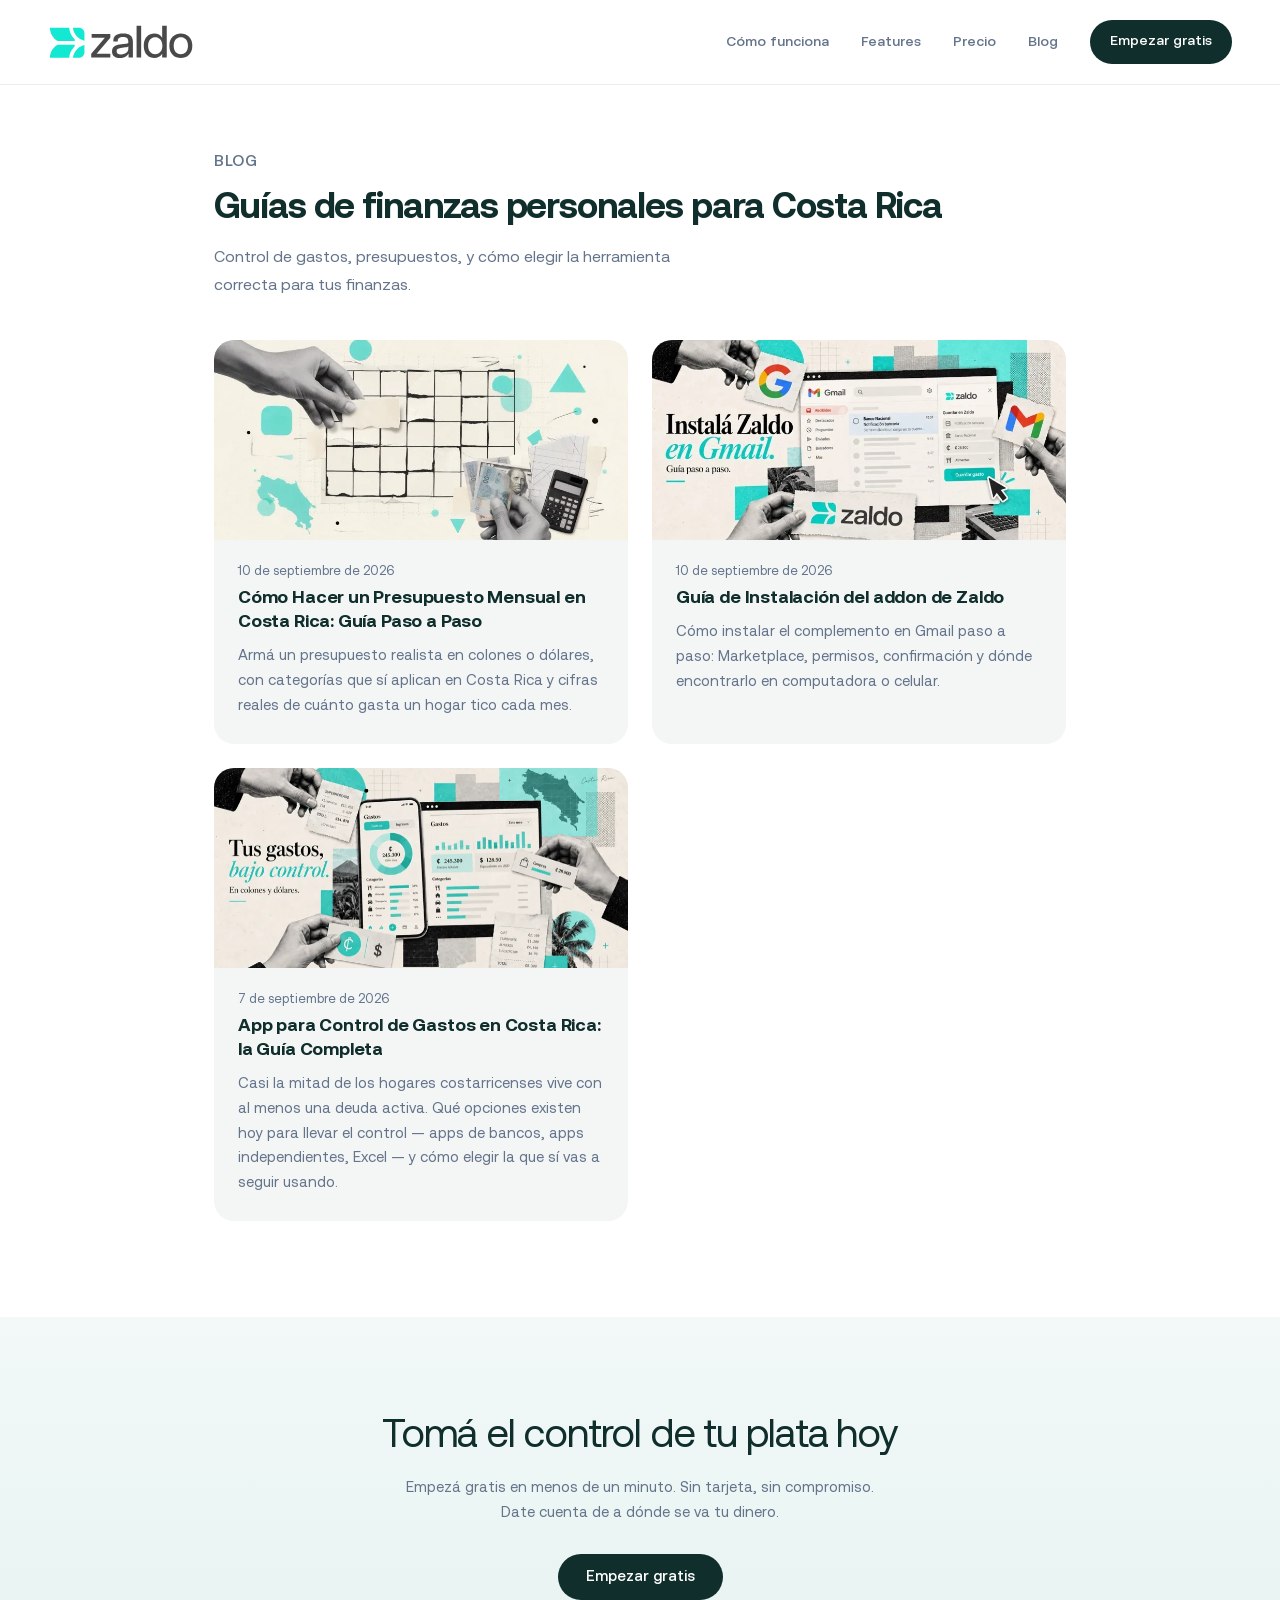
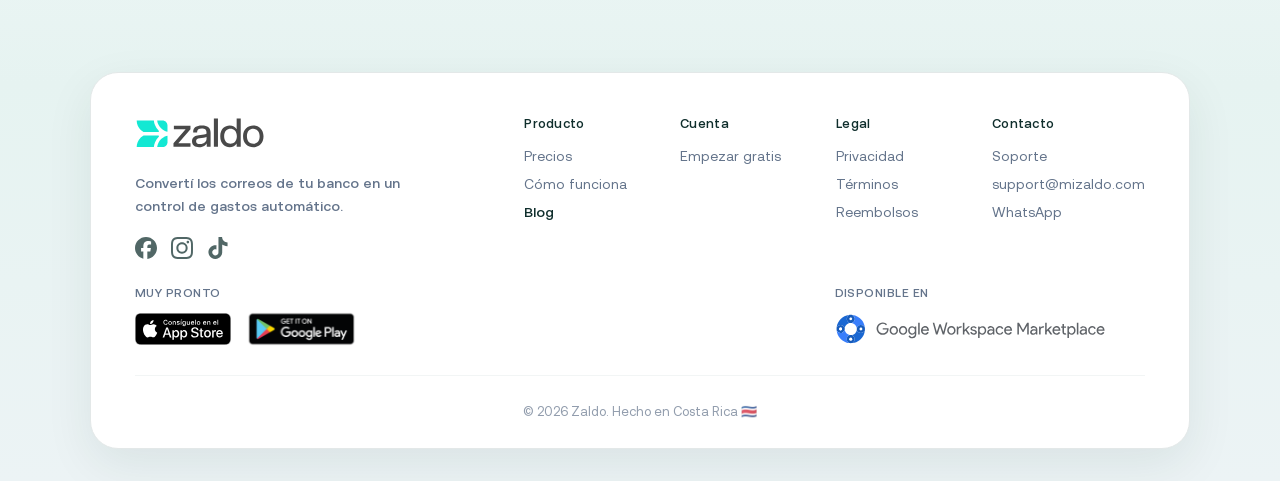
<file: blog/index.html>
<!DOCTYPE html>
<html lang="es">
<head>
  <meta charset="UTF-8">
  <meta name="viewport" content="width=device-width, initial-scale=1.0">
  <title>Blog — Zaldo Costa Rica</title>
  <meta name="description" content="Guías sobre control de gastos, presupuestos y finanzas personales para Costa Rica.">
  <link rel="canonical" href="https://mizaldo.com/blog">
  <meta name="theme-color" content="#4FD1C5">

  <!-- Open Graph -->
  <meta property="og:type" content="website">
  <meta property="og:title" content="Blog — Zaldo Costa Rica">
  <meta property="og:description" content="Guías sobre control de gastos, presupuestos y finanzas personales para Costa Rica.">
  <meta property="og:url" content="https://mizaldo.com/blog">
  <meta property="og:image" content="https://mizaldo.com/assets/img/app-control-de-gastos-costa-rica-og.jpg">
  <meta property="og:image:width" content="1200">
  <meta property="og:image:height" content="630">
  <meta property="og:image:type" content="image/jpeg">
  <meta property="og:image:alt" content="App de control de gastos en Costa Rica con dashboard y celular en colones y dólares">
  <meta property="og:locale" content="es_CR">
  <meta property="og:site_name" content="Zaldo Costa Rica">

  <!-- Twitter Card -->
  <meta name="twitter:card" content="summary_large_image">
  <meta name="twitter:title" content="Blog — Zaldo Costa Rica">
  <meta name="twitter:description" content="Guías sobre control de gastos, presupuestos y finanzas personales para Costa Rica.">
  <meta name="twitter:image" content="https://mizaldo.com/assets/img/app-control-de-gastos-costa-rica-og.jpg">
  <meta name="twitter:image:alt" content="App de control de gastos en Costa Rica con dashboard y celular en colones y dólares">

  <link rel="icon" href="/favicon.ico" sizes="any">
  <link rel="icon" type="image/png" sizes="512x512" href="/assets/icons/zaldo-favicon.png">
  <link rel="apple-touch-icon" href="/assets/icons/zaldo-favicon.png">
  <style>
@font-face{font-family:'Aeonik Pro';src:url('/assets/aeonik-pro/aeonik-regular.woff2') format('woff2'),url('/assets/aeonik-pro/aeonik-regular.woff') format('woff');font-weight:400;font-style:normal;font-display:swap}
@font-face{font-family:'Aeonik Pro';src:url('/assets/aeonik-pro/aeonik-medium.woff2') format('woff2'),url('/assets/aeonik-pro/aeonik-medium.woff') format('woff');font-weight:600;font-style:normal;font-display:swap}
@font-face{font-family:'Aeonik Pro';src:url('/assets/aeonik-pro/aeonik-bold.woff2') format('woff2'),url('/assets/aeonik-pro/aeonik-bold.woff') format('woff');font-weight:700;font-style:normal;font-display:swap}
*,*::before,*::after{box-sizing:border-box;margin:0;padding:0}
:root{--teal:#4FD1C5;--teal-dark:#1a6b63;--heading-dark:#0f2e2c;--text-body:#64748b;--radius-pill:9999px;--surface:#fff}
body{font-family:'Aeonik Pro',system-ui,sans-serif;background:var(--surface);color:var(--heading-dark);min-height:100vh;-webkit-font-smoothing:antialiased}
.legal-page{min-height:100vh;display:flex;flex-direction:column;background:var(--surface)}
.page-header{background:var(--surface);border-bottom:1px solid rgba(15,46,44,.08)}
.nav{position:relative;z-index:10;display:flex;justify-content:space-between;align-items:center;padding:1.25rem 3rem;max-width:1280px;width:100%;margin:0 auto}
.logo{display:inline-flex;align-items:center;text-decoration:none}
.logo-img,.nav .logo-img{width:auto;display:block}
.nav .logo-img{height:clamp(1.75rem,2.8vw,2.25rem)}
.nav-actions{display:flex;align-items:center;gap:2rem}
.nav-links{display:flex;gap:2rem;list-style:none}
.nav-links a{color:var(--text-body);text-decoration:none;font-size:.875rem;font-weight:500}
.nav-cta{display:flex;align-items:center}
.nav-toggle,.nav-overlay{display:none}
.btn{display:inline-flex;align-items:center;justify-content:center;padding:.625rem 1.25rem;min-height:2.75rem;border-radius:var(--radius-pill);font-family:inherit;font-size:.875rem;font-weight:600;line-height:1;text-decoration:none;border:none;cursor:pointer;white-space:nowrap}
.btn--dark{background:#0F2E2C;color:#fff}
@media(max-width:768px){.nav{padding:1rem 1.5rem;z-index:200}.nav .logo-img{height:1.75rem}.nav-toggle{display:flex;flex-direction:column;justify-content:center;align-items:center;gap:5px;width:2.75rem;height:2.75rem;margin-left:auto;padding:0;border:none;background:transparent;cursor:pointer;z-index:202}.nav-toggle-bar{display:block;width:1.375rem;height:2px;background:var(--heading-dark);border-radius:1px}.nav-actions{position:fixed;top:0;right:0;width:min(100%,18.75rem);height:100dvh;flex-direction:column;align-items:stretch;padding:5rem 1.5rem 2rem;background:var(--surface);transform:translateX(100%);z-index:201}.nav-links{flex-direction:column;gap:0;width:100%}.nav-links a{display:block;padding:1rem 0;font-size:1rem}.nav-cta{flex-direction:column;width:100%;margin-top:1.5rem}.nav-cta .btn{width:100%;justify-content:center}}
  </style>
  <link rel="preload" as="style" href="/assets/css/styles.css">
  <link rel="stylesheet" href="/assets/css/styles.css" media="print" onload="this.media='all'">
  <noscript><link rel="stylesheet" href="/assets/css/styles.css"></noscript>

  <script type="application/ld+json">
  {
    "@context": "https://schema.org",
    "@type": "Blog",
    "name": "Blog de Zaldo Costa Rica",
    "description": "Guías sobre control de gastos, presupuestos y finanzas personales para Costa Rica.",
    "url": "https://mizaldo.com/blog",
    "inLanguage": "es-CR",
    "publisher": { "@type": "Organization", "name": "Zaldo Costa Rica", "alternateName": "Zaldo", "url": "https://mizaldo.com/", "logo": "https://mizaldo.com/assets/zaldo-logo-v1.svg", "areaServed": { "@type": "Country", "name": "Costa Rica" } }
  }
  </script>

  <!-- Meta Pixel Code -->
  <script async src="/assets/js/meta-pixel.js"></script>
  <noscript><img height="1" width="1" style="display:none"
  src="https://www.facebook.com/tr?id=1056531280575934&ev=PageView&noscript=1"
  /></noscript>
  <!-- End Meta Pixel Code -->
  <script src="/assets/js/main.js" async></script>
</head>
<body class="legal-page">
  <header class="page-header">
    <div class="nav">
      <a href="/" class="logo" aria-label="Zaldo — inicio">
        <img src="/assets/zaldo-logo-v1.svg" alt="Zaldo" class="logo-img" width="511" height="195" decoding="async">
      </a>
      <button type="button" class="nav-toggle" aria-expanded="false" aria-controls="nav-menu" aria-label="Abrir menú">
        <span class="nav-toggle-bar" aria-hidden="true"></span>
        <span class="nav-toggle-bar" aria-hidden="true"></span>
        <span class="nav-toggle-bar" aria-hidden="true"></span>
      </button>
      <div class="nav-overlay" aria-hidden="true"></div>
      <div class="nav-actions" id="nav-menu">
        <nav aria-label="Principal">
          <ul class="nav-links">
            <li><a href="/#how-it-works">Cómo funciona</a></li>
            <li><a href="/#app-tour">Features</a></li>
            <li><a href="/#pricing">Precio</a></li>
            <li><a href="/blog" aria-current="page">Blog</a></li>
          </ul>
        </nav>
        <div class="nav-cta">
          <a href="https://app.mizaldo.com/login" class="btn btn--dark">
            <span>Empezar gratis</span>
          </a>
        </div>
      </div>
    </div>
  </header>

  <main class="blog-index-main">
    <header class="blog-index-header">
      <p class="section-eyebrow">Blog</p>
      <h1>Guías de finanzas personales para Costa Rica</h1>
      <p>Control de gastos, presupuestos, y cómo elegir la herramienta correcta para tus finanzas.</p>
    </header>

    <div class="blog-grid">
      <article class="blog-card">
        <a href="/blog/como-hacer-presupuesto-mensual-costa-rica" class="blog-card-link">
          <img
            src="/assets/img/como-hacer-presupuesto-mensual-costa-rica-800.webp"
            srcset="/assets/img/como-hacer-presupuesto-mensual-costa-rica-800.webp 800w, /assets/img/como-hacer-presupuesto-mensual-costa-rica.webp 1600w"
            sizes="(max-width: 600px) 100vw, 400px"
            alt="Ilustración tipo collage de un calendario mensual con categorías de presupuesto, colones, dólares y una calculadora"
            width="800"
            height="450"
            class="blog-card-image"
            fetchpriority="high"
            decoding="async"
          >
          <div class="blog-card-body">
            <p class="blog-card-meta">10 de septiembre de 2026</p>
            <h2 class="blog-card-title">Cómo Hacer un Presupuesto Mensual en Costa Rica: Guía Paso a Paso</h2>
            <p class="blog-card-excerpt">Armá un presupuesto realista en colones o dólares, con categorías que sí aplican en Costa Rica y cifras reales de cuánto gasta un hogar tico cada mes.</p>
          </div>
        </a>
      </article>
      <article class="blog-card">
        <a href="/blog/guia-instalacion-zaldo" class="blog-card-link">
          <img
            src="/assets/img/guia-instalacion-zaldo-800.webp"
            srcset="/assets/img/guia-instalacion-zaldo-800.webp 800w, /assets/img/guia-instalacion-zaldo.webp 1024w"
            sizes="(max-width: 600px) 100vw, 400px"
            alt="Collage de instalación de Zaldo en Gmail con el addon abierto junto a una notificación bancaria"
            width="800"
            height="450"
            class="blog-card-image"
            loading="lazy"
            decoding="async"
          >
          <div class="blog-card-body">
            <p class="blog-card-meta">10 de septiembre de 2026</p>
            <h2 class="blog-card-title">Guía de Instalación del addon de Zaldo</h2>
            <p class="blog-card-excerpt">Cómo instalar el complemento en Gmail paso a paso: Marketplace, permisos, confirmación y dónde encontrarlo en computadora o celular.</p>
          </div>
        </a>
      </article>
      <article class="blog-card">
        <a href="/blog/app-control-de-gastos-costa-rica" class="blog-card-link">
          <img
            src="/assets/img/app-control-de-gastos-costa-rica-800.webp"
            srcset="/assets/img/app-control-de-gastos-costa-rica-800.webp 800w, /assets/img/app-control-de-gastos-costa-rica.webp 1600w"
            sizes="(max-width: 600px) 100vw, 400px"
            alt="App de control de gastos en Costa Rica con dashboard y celular en colones y dólares"
            width="800"
            height="450"
            class="blog-card-image"
            loading="lazy"
            decoding="async"
          >
          <div class="blog-card-body">
            <p class="blog-card-meta">7 de septiembre de 2026</p>
            <h2 class="blog-card-title">App para Control de Gastos en Costa Rica: la Guía Completa</h2>
            <p class="blog-card-excerpt">Casi la mitad de los hogares costarricenses vive con al menos una deuda activa. Qué opciones existen hoy para llevar el control — apps de bancos, apps independientes, Excel — y cómo elegir la que sí vas a seguir usando.</p>
          </div>
        </a>
      </article>
    </div>
  </main>

  <div class="site-closing">
    <section class="cta-final" id="cta-final">
      <div class="cta-final-inner">
        <h2>Tomá el control de tu plata hoy</h2>
        <p>Empezá gratis en menos de un minuto. Sin tarjeta, sin compromiso.<br>Date cuenta de a dónde se va tu dinero.</p>
        <div class="cta-group">
          <a href="https://app.mizaldo.com/login" class="btn btn--dark">
            <span>Empezar gratis</span>
          </a>
        </div>
      </div>
    </section>

    <footer class="site-footer">
      <div class="site-footer-card">
        <div class="site-footer-main">
          <div class="site-footer-brand">
            <a href="/" class="site-footer-logo" aria-label="Zaldo — inicio">
              <img src="/assets/zaldo-logo-v1.svg" alt="Zaldo" class="logo-img" width="511" height="195" decoding="async" loading="lazy">
            </a>
            <p class="site-footer-tagline">Convertí los correos de tu banco en un control de gastos automático.</p>
            <nav class="site-footer-social" aria-label="Redes sociales">
              <a href="https://www.facebook.com/profile.php?id=61590515493888" target="_blank" rel="noopener noreferrer" aria-label="Zaldo en Facebook">
                <svg viewBox="0 0 24 24" width="22" height="22" aria-hidden="true"><path fill="currentColor" d="M9.101 23.691v-7.98H6.627v-3.667h2.474v-1.58c0-4.085 1.848-5.978 5.858-5.978.401 0 .955.042 1.468.103a8.68 8.68 0 0 1 1.141.195v3.325a8.623 8.623 0 0 0-.653-.036 26.805 26.805 0 0 0-.733-.009c-.707 0-1.259.096-1.675.309a1.686 1.686 0 0 0-.679.622c-.258.42-.374.995-.374 1.752v1.297h3.919l-.386 2.103-.287 1.564h-3.246v8.245C19.396 23.238 24 18.179 24 12.044c0-6.627-5.373-12-12-12s-12 5.373-12 12c0 5.628 3.874 10.35 9.101 11.647Z"/></svg>
              </a>
              <a href="https://www.instagram.com/zaldoapp" target="_blank" rel="noopener noreferrer" aria-label="Zaldo en Instagram">
                <svg viewBox="0 0 24 24" width="22" height="22" aria-hidden="true"><path fill="currentColor" d="M7.0301.084c-1.2768.0602-2.1487.264-2.911.5634-.7888.3075-1.4575.72-2.1228 1.3877-.6652.6677-1.075 1.3368-1.3802 2.127-.2954.7638-.4956 1.6365-.552 2.914-.0564 1.2775-.0689 1.6882-.0626 4.947.0062 3.2586.0206 3.6671.0825 4.9473.061 1.2765.264 2.1482.5635 2.9107.308.7889.72 1.4573 1.388 2.1228.6679.6655 1.3365 1.0743 2.1285 1.38.7632.295 1.6361.4961 2.9134.552 1.2773.056 1.6884.069 4.9462.0627 3.2578-.0062 3.668-.0207 4.9478-.0814 1.28-.0607 2.147-.2652 2.9098-.5633.7889-.3086 1.4578-.72 2.1228-1.3881.665-.6682 1.0745-1.3378 1.3795-2.1284.2957-.7632.4966-1.636.552-2.9124.056-1.2809.0692-1.6898.063-4.948-.0063-3.2583-.021-3.6668-.0817-4.9465-.0607-1.2797-.264-2.1487-.5633-2.9117-.3084-.7889-.72-1.4568-1.3876-2.1228C21.2982 1.33 20.628.9208 19.8378.6165 19.074.321 18.2017.1197 16.9244.0645 15.6471.0093 15.236-.005 11.977.0014 8.718.0076 8.31.0215 7.0301.0839m.1402 21.6932c-1.17-.0509-1.8053-.2453-2.2287-.408-.5606-.216-.96-.4771-1.3819-.895-.422-.4178-.6811-.8186-.9-1.378-.1644-.4234-.3624-1.058-.4171-2.228-.0595-1.2645-.072-1.6442-.079-4.848-.007-3.2037.0053-3.583.0607-4.848.05-1.169.2456-1.805.408-2.2282.216-.5613.4762-.96.895-1.3816.4188-.4217.8184-.6814 1.3783-.9003.423-.1651 1.0575-.3614 2.227-.4171 1.2655-.06 1.6447-.072 4.848-.079 3.2033-.007 3.5835.005 4.8495.0608 1.169.0508 1.8053.2445 2.228.408.5608.216.96.4754 1.3816.895.4217.4194.6816.8176.9005 1.3787.1653.4217.3617 1.056.4169 2.2263.0602 1.2655.0739 1.645.0796 4.848.0058 3.203-.0055 3.5834-.061 4.848-.051 1.17-.245 1.8055-.408 2.2294-.216.5604-.4763.96-.8954 1.3814-.419.4215-.8181.6811-1.3783.9-.4224.1649-1.0577.3617-2.2262.4174-1.2656.0595-1.6448.072-4.8493.079-3.2045.007-3.5825-.006-4.848-.0608M16.953 5.5864A1.44 1.44 0 1 0 18.39 4.144a1.44 1.44 0 0 0-1.437 1.4424M5.8385 12.012c.0067 3.4032 2.7706 6.1557 6.173 6.1493 3.4026-.0065 6.157-2.7701 6.1506-6.1733-.0065-3.4032-2.771-6.1565-6.174-6.1498-3.403.0067-6.156 2.771-6.1496 6.1738M8 12.0077a4 4 0 1 1 4.008 3.9921A3.9996 3.9996 0 0 1 8 12.0077"/></svg>
              </a>
              <a href="https://www.tiktok.com/@juliancabadaweb" target="_blank" rel="noopener noreferrer" aria-label="Zaldo en TikTok">
                <svg viewBox="0 0 24 24" width="22" height="22" aria-hidden="true"><path fill="currentColor" d="M12.525.02c1.31-.02 2.61-.01 3.91-.02.08 1.53.63 3.09 1.75 4.17 1.12 1.11 2.7 1.62 4.24 1.79v4.03c-1.44-.05-2.89-.35-4.2-.97-.57-.26-1.1-.59-1.62-.93-.01 2.92.01 5.84-.02 8.75-.08 1.4-.54 2.79-1.35 3.94-1.31 1.92-3.58 3.17-5.91 3.21-1.43.08-2.86-.31-4.08-1.03-2.02-1.19-3.44-3.37-3.65-5.71-.02-.5-.03-1-.01-1.49.18-1.9 1.12-3.72 2.58-4.96 1.66-1.44 3.98-2.13 6.15-1.72.02 1.48-.04 2.96-.04 4.44-.99-.32-2.15-.23-3.02.37-.63.41-1.11 1.04-1.36 1.75-.21.51-.15 1.07-.14 1.61.24 1.64 1.82 3.02 3.5 2.87 1.12-.01 2.19-.66 2.77-1.61.19-.33.4-.67.41-1.06.1-1.79.06-3.57.07-5.36.01-4.03-.01-8.05.02-12.07z"/></svg>
              </a>
            </nav>
          </div>
          <div class="site-footer-columns">
            <div class="site-footer-col">
              <h3>Producto</h3>
              <ul>
                <li><a href="/#pricing">Precios</a></li>
                <li><a href="/#how-it-works">Cómo funciona</a></li>
                <li><a href="/blog" aria-current="page">Blog</a></li>
              </ul>
            </div>
            <div class="site-footer-col">
              <h3>Cuenta</h3>
              <ul>
                <li><a href="https://app.mizaldo.com/login">Empezar gratis</a></li>
              </ul>
            </div>
            <div class="site-footer-col">
              <h3>Legal</h3>
              <ul>
                <li><a href="/privacy-policy">Privacidad</a></li>
                <li><a href="/terms-of-service">Términos</a></li>
                <li><a href="/refund-and-cancellation-policy">Reembolsos</a></li>
              </ul>
            </div>
            <div class="site-footer-col">
              <h3>Contacto</h3>
              <ul>
                <li><a href="/soporte">Soporte</a></li>
                <li><a href="mailto:support@mizaldo.com">support@mizaldo.com</a></li>
                <li><a href="https://wa.me/50671907650" target="_blank" rel="noopener noreferrer">WhatsApp</a></li>
              </ul>
            </div>
          </div>
        </div>        <div class="site-footer-stores">
          <div class="site-footer-stores-group">
            <span class="site-footer-stores-label">Muy pronto</span>
            <div class="site-footer-stores-badges">
              <img src="/assets/AppStore.svg" alt="Próximamente en App Store" width="165" height="55" decoding="async" loading="lazy">
              <img src="/assets/google-play.svg" alt="Próximamente en Google Play" width="195" height="60" decoding="async" loading="lazy">
            </div>
          </div>
          <div class="site-footer-stores-group">
            <span class="site-footer-stores-label">Disponible en</span>
            <a class="site-footer-marketplace" href="https://workspace.google.com/marketplace/app/zaldo/243367250792?flow_type=2" target="_blank" rel="noopener noreferrer">
              <img src="/assets/google-workspace-marketplace-zaldo.svg" alt="Disponible en Google Workspace Marketplace" width="690" height="80" decoding="async" loading="lazy">
            </a>
          </div>
        </div>
<p class="site-footer-copy">© 2026 Zaldo. Hecho en Costa Rica 🇨🇷</p>
      </div>
    </footer>
  </div>
</body>
</html>
</file>
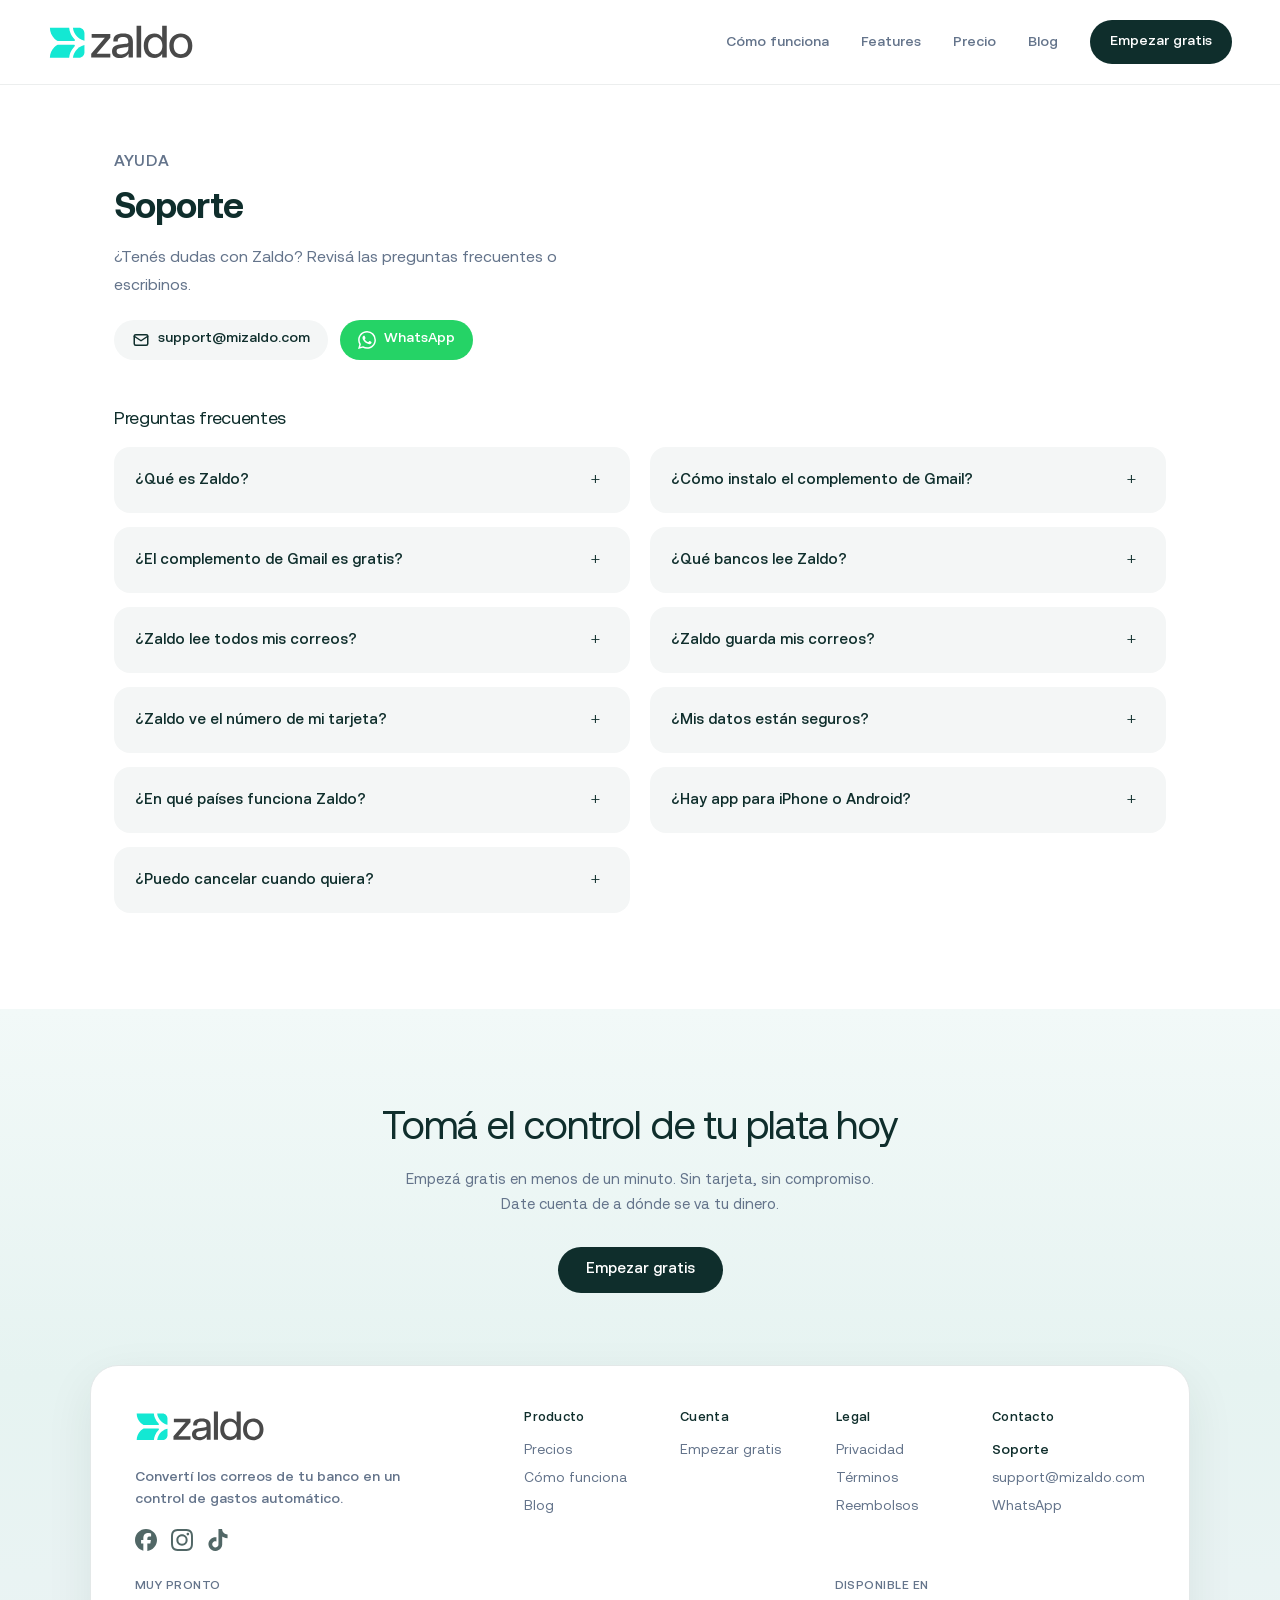
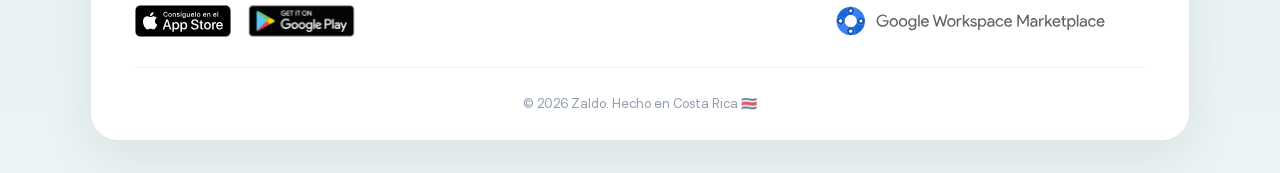
<file: soporte/index.html>
<!DOCTYPE html>
<html lang="es">
<head>
  <meta charset="UTF-8">
  <meta name="viewport" content="width=device-width, initial-scale=1.0">
  <title>Soporte — Zaldo Costa Rica</title>
  <meta name="description" content="Preguntas frecuentes y contacto de soporte de Zaldo. Escribinos a support@mizaldo.com o por WhatsApp.">
  <link rel="canonical" href="https://mizaldo.com/soporte">
  <meta name="theme-color" content="#4FD1C5">

  <!-- Open Graph -->
  <meta property="og:type" content="website">
  <meta property="og:title" content="Soporte — Zaldo Costa Rica">
  <meta property="og:description" content="Preguntas frecuentes y contacto de soporte de Zaldo. Escribinos a support@mizaldo.com o por WhatsApp.">
  <meta property="og:url" content="https://mizaldo.com/soporte">
  <meta property="og:image" content="https://mizaldo.com/assets/img/og-image.jpg">
  <meta property="og:image:width" content="1200">
  <meta property="og:image:height" content="630">
  <meta property="og:locale" content="es_CR">
  <meta property="og:site_name" content="Zaldo Costa Rica">

  <!-- Twitter Card -->
  <meta name="twitter:card" content="summary_large_image">
  <meta name="twitter:title" content="Soporte — Zaldo Costa Rica">
  <meta name="twitter:description" content="Preguntas frecuentes y contacto de soporte de Zaldo. Escribinos a support@mizaldo.com o por WhatsApp.">
  <meta name="twitter:image" content="https://mizaldo.com/assets/img/og-image.jpg">

  <link rel="icon" href="/favicon.ico" sizes="any">
  <link rel="icon" type="image/png" sizes="512x512" href="/assets/icons/zaldo-favicon.png">
  <link rel="apple-touch-icon" href="/assets/icons/zaldo-favicon.png">
  <style>
@font-face{font-family:'Aeonik Pro';src:url('/assets/aeonik-pro/aeonik-regular.woff2') format('woff2'),url('/assets/aeonik-pro/aeonik-regular.woff') format('woff');font-weight:400;font-style:normal;font-display:swap}
@font-face{font-family:'Aeonik Pro';src:url('/assets/aeonik-pro/aeonik-medium.woff2') format('woff2'),url('/assets/aeonik-pro/aeonik-medium.woff') format('woff');font-weight:600;font-style:normal;font-display:swap}
@font-face{font-family:'Aeonik Pro';src:url('/assets/aeonik-pro/aeonik-bold.woff2') format('woff2'),url('/assets/aeonik-pro/aeonik-bold.woff') format('woff');font-weight:700;font-style:normal;font-display:swap}
*,*::before,*::after{box-sizing:border-box;margin:0;padding:0}
:root{--teal:#4FD1C5;--teal-dark:#1a6b63;--heading-dark:#0f2e2c;--text-body:#64748b;--radius-pill:9999px;--surface:#fff}
body{font-family:'Aeonik Pro',system-ui,sans-serif;background:var(--surface);color:var(--heading-dark);min-height:100vh;-webkit-font-smoothing:antialiased}
.legal-page{min-height:100vh;display:flex;flex-direction:column;background:var(--surface)}
.page-header{background:var(--surface);border-bottom:1px solid rgba(15,46,44,.08)}
.nav{position:relative;z-index:10;display:flex;justify-content:space-between;align-items:center;padding:1.25rem 3rem;max-width:1280px;width:100%;margin:0 auto}
.logo{display:inline-flex;align-items:center;text-decoration:none}
.logo-img,.nav .logo-img{width:auto;display:block}
.nav .logo-img{height:clamp(1.75rem,2.8vw,2.25rem)}
.nav-actions{display:flex;align-items:center;gap:2rem}
.nav-links{display:flex;gap:2rem;list-style:none}
.nav-links a{color:var(--text-body);text-decoration:none;font-size:.875rem;font-weight:500}
.nav-cta{display:flex;align-items:center}
.nav-toggle,.nav-overlay{display:none}
.btn{display:inline-flex;align-items:center;justify-content:center;padding:.625rem 1.25rem;min-height:2.75rem;border-radius:var(--radius-pill);font-family:inherit;font-size:.875rem;font-weight:600;line-height:1;text-decoration:none;border:none;cursor:pointer;white-space:nowrap}
.btn--dark{background:#0F2E2C;color:#fff}
.legal-main{flex:1;width:100%;max-width:720px;margin:0 auto;padding:3rem 1.5rem 5rem}
.legal-main h1{font-size:clamp(1.75rem,4vw,2.25rem);font-weight:700;letter-spacing:-.03em;color:var(--heading-dark);line-height:1.2;margin-bottom:.75rem}
.legal-meta{font-size:.875rem;color:var(--text-body);margin-bottom:2rem}
.legal-main p{font-size:.9375rem;line-height:1.75;color:var(--text-body);margin-bottom:1rem}
@media(max-width:768px){.nav{padding:1rem 1.5rem;z-index:200}.nav .logo-img{height:1.75rem}.nav-toggle{display:flex;flex-direction:column;justify-content:center;align-items:center;gap:5px;width:2.75rem;height:2.75rem;margin-left:auto;padding:0;border:none;background:transparent;cursor:pointer;z-index:202}.nav-toggle-bar{display:block;width:1.375rem;height:2px;background:var(--heading-dark);border-radius:1px}.nav-actions{position:fixed;top:0;right:0;width:min(100%,18.75rem);height:100dvh;flex-direction:column;align-items:stretch;padding:5rem 1.5rem 2rem;background:var(--surface);transform:translateX(100%);z-index:201}.nav-links{flex-direction:column;gap:0;width:100%}.nav-links a{display:block;padding:1rem 0;font-size:1rem}.nav-cta{flex-direction:column;width:100%;margin-top:1.5rem}.nav-cta .btn{width:100%;justify-content:center}}
  </style>
  <link rel="preload" as="style" href="/assets/css/styles.css">
  <link rel="stylesheet" href="/assets/css/styles.css" media="print" onload="this.media='all'">
  <noscript><link rel="stylesheet" href="/assets/css/styles.css"></noscript>

  <script type="application/ld+json">
  {
    "@context": "https://schema.org",
    "@type": "FAQPage",
    "mainEntity": [
      {
        "@type": "Question",
        "name": "¿Qué es Zaldo?",
        "acceptedAnswer": {
          "@type": "Answer",
          "text": "Zaldo es una app de finanzas personales para Costa Rica. Lee las notificaciones que tu banco te manda por correo cuando hacés una compra, y las convierte automáticamente en transacciones ordenadas y categorizadas en tu dashboard. Vos solo revisás."
        }
      },
      {
        "@type": "Question",
        "name": "¿Cómo instalo el complemento de Gmail?",
        "acceptedAnswer": {
          "@type": "Answer",
          "text": "Seguí la guía paso a paso en https://mizaldo.com/blog/guia-instalacion-zaldo. Instalás el complemento desde el Google Workspace Marketplace. Una vez instalado, cuando abrás un correo de banco en Gmail, el panel de Zaldo aparece a la derecha y podés guardar la transacción con un toque."
        }
      },
      {
        "@type": "Question",
        "name": "¿El complemento de Gmail es gratis?",
        "acceptedAnswer": {
          "@type": "Answer",
          "text": "El complemento (la importación automática desde Gmail) es parte del plan Pro. Con el plan gratuito podés usar el dashboard y agregar transacciones manualmente; para que Zaldo lea tus correos de banco y las importe solas, necesitás Pro."
        }
      },
      {
        "@type": "Question",
        "name": "¿Qué bancos lee Zaldo?",
        "acceptedAnswer": {
          "@type": "Answer",
          "text": "Actualmente Zaldo lee las notificaciones de: BAC, Promerica, Banco Nacional (BN), BCR, DAVIbank, Davivienda, LAFISE, Wink, Banco General, Credisiman (Siman Visa) y Credix. Estamos agregando más bancos constantemente."
        }
      },
      {
        "@type": "Question",
        "name": "¿Zaldo lee todos mis correos?",
        "acceptedAnswer": {
          "@type": "Answer",
          "text": "No. Zaldo lee únicamente la notificación de banco que tenés abierta en ese momento. No entra a tu bandeja de entrada, no escanea tus otros correos, no lee tu historial. Solo ese correo del banco, y solo cuando vos lo abrís."
        }
      },
      {
        "@type": "Question",
        "name": "¿Zaldo guarda mis correos?",
        "acceptedAnswer": {
          "@type": "Answer",
          "text": "No. Zaldo saca solo los datos de la transacción (comercio, monto, fecha, banco) y guarda esa transacción. El contenido del correo no se almacena."
        }
      },
      {
        "@type": "Question",
        "name": "¿Zaldo ve el número de mi tarjeta?",
        "acceptedAnswer": {
          "@type": "Answer",
          "text": "No. Zaldo nunca ve ni guarda el número completo de tu tarjeta. Solo usa los últimos 4 dígitos que el banco incluye en la notificación, para que sepás con cuál tarjeta fue cada gasto."
        }
      },
      {
        "@type": "Question",
        "name": "¿Mis datos están seguros?",
        "acceptedAnswer": {
          "@type": "Answer",
          "text": "Sí. Zaldo está verificada por Google para el manejo de datos de Gmail. Tus transacciones viajan encriptadas, están guardadas de forma segura, y solo vos las podés ver."
        }
      },
      {
        "@type": "Question",
        "name": "¿En qué países funciona Zaldo?",
        "acceptedAnswer": {
          "@type": "Answer",
          "text": "Por ahora Zaldo funciona solo en Costa Rica, ya que leemos las notificaciones de los bancos costarricenses. Estamos trabajando para llegar a más países."
        }
      },
      {
        "@type": "Question",
        "name": "¿Hay app para iPhone o Android?",
        "acceptedAnswer": {
          "@type": "Answer",
          "text": "Por ahora Zaldo es una aplicación web, a la que podés entrar desde cualquier navegador en tu compu o celular. Muy pronto vamos a estar en las tiendas de aplicaciones."
        }
      },
      {
        "@type": "Question",
        "name": "¿Puedo cancelar cuando quiera?",
        "acceptedAnswer": {
          "@type": "Answer",
          "text": "Sí. Podés cancelar tu plan cuando quieras desde tu cuenta, y si algún día querés irte, podés borrar tu cuenta y todos tus datos."
        }
      }
    ]
  }
  </script>

  <!-- Meta Pixel Code -->
  <script async src="/assets/js/meta-pixel.js"></script>
  <noscript><img height="1" width="1" style="display:none"
  src="https://www.facebook.com/tr?id=1056531280575934&ev=PageView&noscript=1"
  /></noscript>
  <!-- End Meta Pixel Code -->
  <script src="/assets/js/main.js" async></script>
</head>
<body class="legal-page support-page">
  <header class="page-header">
    <div class="nav">
      <a href="../index.html" class="logo" aria-label="Zaldo — inicio">
        <img src="../assets/zaldo-logo-v1.svg" alt="Zaldo" class="logo-img" width="511" height="195" decoding="async">
      </a>
      <button type="button" class="nav-toggle" aria-expanded="false" aria-controls="nav-menu" aria-label="Abrir menú">
        <span class="nav-toggle-bar" aria-hidden="true"></span>
        <span class="nav-toggle-bar" aria-hidden="true"></span>
        <span class="nav-toggle-bar" aria-hidden="true"></span>
      </button>
      <div class="nav-overlay" aria-hidden="true"></div>
      <div class="nav-actions" id="nav-menu">
        <nav aria-label="Principal">
          <ul class="nav-links">
            <li><a href="../index.html#how-it-works">Cómo funciona</a></li>
            <li><a href="../index.html#app-tour">Features</a></li>
            <li><a href="../index.html#pricing">Precio</a></li>
            <li><a href="/blog">Blog</a></li>
          </ul>
        </nav>
        <div class="nav-cta">
          <a href="https://app.mizaldo.com/login" class="btn btn--dark">
            <span>Empezar gratis</span>
          </a>
        </div>
      </div>
    </div>
  </header>

  <main class="support-main">
    <header class="support-intro">
      <p class="section-eyebrow">Ayuda</p>
      <h1>Soporte</h1>
      <p>¿Tenés dudas con Zaldo? Revisá las preguntas frecuentes o escribinos.</p>
      <div class="support-contact">
        <a class="support-contact-btn support-contact-btn--email" href="mailto:support@mizaldo.com">
          <svg viewBox="0 0 24 24" width="18" height="18" fill="none" stroke="currentColor" stroke-width="2" stroke-linecap="round" stroke-linejoin="round" aria-hidden="true"><rect x="3" y="5" width="18" height="14" rx="2"/><path d="m3 7 9 6 9-6"/></svg>
          <span>support@mizaldo.com</span>
        </a>
        <a class="support-contact-btn support-contact-btn--whatsapp" href="https://wa.me/50671907650" target="_blank" rel="noopener noreferrer">
          <svg viewBox="0 0 24 24" width="18" height="18" aria-hidden="true"><path fill="currentColor" d="M17.472 14.382c-.297-.149-1.758-.867-2.03-.967-.273-.099-.471-.148-.67.15-.197.297-.767.966-.94 1.164-.173.199-.347.223-.644.075-.297-.15-1.255-.463-2.39-1.475-.883-.788-1.48-1.761-1.653-2.059-.173-.297-.018-.458.13-.606.134-.133.298-.347.446-.52.149-.174.198-.298.298-.497.099-.198.05-.371-.025-.52-.075-.149-.669-1.612-.916-2.207-.242-.579-.487-.5-.669-.51-.173-.008-.371-.01-.57-.01-.198 0-.52.074-.792.372-.272.297-1.04 1.016-1.04 2.479 0 1.462 1.065 2.875 1.213 3.074.149.198 2.096 3.2 5.077 4.487.709.306 1.262.489 1.694.625.712.227 1.36.195 1.871.118.571-.085 1.758-.719 2.006-1.413.248-.694.248-1.289.173-1.413-.074-.124-.272-.198-.57-.347m-5.421 7.403h-.004a9.87 9.87 0 01-5.031-1.378l-.361-.214-3.741.982.998-3.648-.235-.374a9.86 9.86 0 01-1.51-5.26c.001-5.45 4.436-9.884 9.888-9.884 2.64 0 5.122 1.03 6.988 2.898a9.825 9.825 0 012.893 6.994c-.003 5.45-4.435 9.884-9.885 9.884m8.413-18.297A11.815 11.815 0 0012.05 0C5.495 0 .16 5.335.157 11.892c0 2.096.547 4.142 1.588 5.945L.057 24l6.305-1.654a11.882 11.882 0 005.683 1.448h.005c6.554 0 11.89-5.335 11.893-11.893a11.821 11.821 0 00-3.48-8.413z"/></svg>
          <span>WhatsApp</span>
        </a>
      </div>
    </header>

    <div class="support-layout">
      <section class="support-faq" aria-labelledby="support-faq-title">
        <h2 id="support-faq-title">Preguntas frecuentes</h2>
        <ul class="faq-list">
          <li class="faq-item">
            <h3><button type="button" class="faq-question" aria-expanded="false">
              <span>¿Qué es Zaldo?</span>
              <span class="faq-icon" aria-hidden="true">+</span>
            </button></h3>
            <div class="faq-answer">
              <div class="faq-answer-inner">Zaldo es una app de finanzas personales para Costa Rica. Lee las notificaciones que tu banco te manda por correo cuando hacés una compra, y las convierte automáticamente en transacciones ordenadas y categorizadas en tu dashboard. Vos solo revisás.</div>
            </div>
          </li>
          <li class="faq-item">
            <h3><button type="button" class="faq-question" aria-expanded="false">
              <span>¿Cómo instalo el complemento de Gmail?</span>
              <span class="faq-icon" aria-hidden="true">+</span>
            </button></h3>
            <div class="faq-answer">
              <div class="faq-answer-inner">Seguí la <a href="/blog/guia-instalacion-zaldo">guía de instalación del addon de Zaldo</a>. Instalás el complemento desde el <a href="https://workspace.google.com/marketplace/app/zaldo/243367250792?flow_type=2" target="_blank" rel="noopener noreferrer">Google Workspace Marketplace</a>. Una vez instalado, cuando abrás un correo de banco en Gmail, el panel de Zaldo aparece a la derecha y podés guardar la transacción con un toque.</div>
            </div>
          </li>
          <li class="faq-item">
            <h3><button type="button" class="faq-question" aria-expanded="false">
              <span>¿El complemento de Gmail es gratis?</span>
              <span class="faq-icon" aria-hidden="true">+</span>
            </button></h3>
            <div class="faq-answer">
              <div class="faq-answer-inner">El complemento (la importación automática desde Gmail) es parte del plan Pro. Con el plan gratuito podés usar el dashboard y agregar transacciones manualmente; para que Zaldo lea tus correos de banco y las importe solas, necesitás Pro.</div>
            </div>
          </li>
          <li class="faq-item">
            <h3><button type="button" class="faq-question" aria-expanded="false">
              <span>¿Qué bancos lee Zaldo?</span>
              <span class="faq-icon" aria-hidden="true">+</span>
            </button></h3>
            <div class="faq-answer">
              <div class="faq-answer-inner">Actualmente Zaldo lee las notificaciones de: BAC, Promerica, Banco Nacional (BN), BCR, DAVIbank, Davivienda, LAFISE, Wink, Banco General, Credisiman (Siman Visa) y Credix. Estamos agregando más bancos constantemente.</div>
            </div>
          </li>
          <li class="faq-item">
            <h3><button type="button" class="faq-question" aria-expanded="false">
              <span>¿Zaldo lee todos mis correos?</span>
              <span class="faq-icon" aria-hidden="true">+</span>
            </button></h3>
            <div class="faq-answer">
              <div class="faq-answer-inner">No. Zaldo lee únicamente la notificación de banco que tenés abierta en ese momento. No entra a tu bandeja de entrada, no escanea tus otros correos, no lee tu historial. Solo ese correo del banco, y solo cuando vos lo abrís.</div>
            </div>
          </li>
          <li class="faq-item">
            <h3><button type="button" class="faq-question" aria-expanded="false">
              <span>¿Zaldo guarda mis correos?</span>
              <span class="faq-icon" aria-hidden="true">+</span>
            </button></h3>
            <div class="faq-answer">
              <div class="faq-answer-inner">No. Zaldo saca solo los datos de la transacción (comercio, monto, fecha, banco) y guarda esa transacción. El contenido del correo no se almacena.</div>
            </div>
          </li>
          <li class="faq-item">
            <h3><button type="button" class="faq-question" aria-expanded="false">
              <span>¿Zaldo ve el número de mi tarjeta?</span>
              <span class="faq-icon" aria-hidden="true">+</span>
            </button></h3>
            <div class="faq-answer">
              <div class="faq-answer-inner">No. Zaldo nunca ve ni guarda el número completo de tu tarjeta. Solo usa los últimos 4 dígitos que el banco incluye en la notificación, para que sepás con cuál tarjeta fue cada gasto.</div>
            </div>
          </li>
          <li class="faq-item">
            <h3><button type="button" class="faq-question" aria-expanded="false">
              <span>¿Mis datos están seguros?</span>
              <span class="faq-icon" aria-hidden="true">+</span>
            </button></h3>
            <div class="faq-answer">
              <div class="faq-answer-inner">Sí. Zaldo está verificada por Google para el manejo de datos de Gmail. Tus transacciones viajan encriptadas, están guardadas de forma segura, y solo vos las podés ver.</div>
            </div>
          </li>
          <li class="faq-item">
            <h3><button type="button" class="faq-question" aria-expanded="false">
              <span>¿En qué países funciona Zaldo?</span>
              <span class="faq-icon" aria-hidden="true">+</span>
            </button></h3>
            <div class="faq-answer">
              <div class="faq-answer-inner">Por ahora Zaldo funciona solo en Costa Rica, ya que leemos las notificaciones de los bancos costarricenses. Estamos trabajando para llegar a más países.</div>
            </div>
          </li>
          <li class="faq-item">
            <h3><button type="button" class="faq-question" aria-expanded="false">
              <span>¿Hay app para iPhone o Android?</span>
              <span class="faq-icon" aria-hidden="true">+</span>
            </button></h3>
            <div class="faq-answer">
              <div class="faq-answer-inner">Por ahora Zaldo es una aplicación web, a la que podés entrar desde cualquier navegador en tu compu o celular. Muy pronto vamos a estar en las tiendas de aplicaciones.</div>
            </div>
          </li>
          <li class="faq-item">
            <h3><button type="button" class="faq-question" aria-expanded="false">
              <span>¿Puedo cancelar cuando quiera?</span>
              <span class="faq-icon" aria-hidden="true">+</span>
            </button></h3>
            <div class="faq-answer">
              <div class="faq-answer-inner">Sí. Podés cancelar tu plan cuando quieras desde tu cuenta, y si algún día querés irte, podés borrar tu cuenta y todos tus datos.</div>
            </div>
          </li>
        </ul>
      </section>
    </div>
  </main>

  <div class="site-closing">
    <section class="cta-final" id="cta-final">
      <div class="cta-final-inner">
        <h2>Tomá el control de tu plata hoy</h2>
        <p>Empezá gratis en menos de un minuto. Sin tarjeta, sin compromiso.<br>Date cuenta de a dónde se va tu dinero.</p>
        <div class="cta-group">
          <a href="https://app.mizaldo.com/login" class="btn btn--dark">
            <span>Empezar gratis</span>
          </a>
        </div>
      </div>
    </section>

    <footer class="site-footer">
      <div class="site-footer-card">
        <div class="site-footer-main">
          <div class="site-footer-brand">
            <a href="../index.html" class="site-footer-logo" aria-label="Zaldo — inicio">
              <img src="../assets/zaldo-logo-v1.svg" alt="Zaldo" class="logo-img" width="511" height="195" decoding="async" loading="lazy">
            </a>
            <p class="site-footer-tagline">Convertí los correos de tu banco en un control de gastos automático.</p>
            <nav class="site-footer-social" aria-label="Redes sociales">
              <a href="https://www.facebook.com/profile.php?id=61590515493888" target="_blank" rel="noopener noreferrer" aria-label="Zaldo en Facebook">
                <svg viewBox="0 0 24 24" width="22" height="22" aria-hidden="true"><path fill="currentColor" d="M9.101 23.691v-7.98H6.627v-3.667h2.474v-1.58c0-4.085 1.848-5.978 5.858-5.978.401 0 .955.042 1.468.103a8.68 8.68 0 0 1 1.141.195v3.325a8.623 8.623 0 0 0-.653-.036 26.805 26.805 0 0 0-.733-.009c-.707 0-1.259.096-1.675.309a1.686 1.686 0 0 0-.679.622c-.258.42-.374.995-.374 1.752v1.297h3.919l-.386 2.103-.287 1.564h-3.246v8.245C19.396 23.238 24 18.179 24 12.044c0-6.627-5.373-12-12-12s-12 5.373-12 12c0 5.628 3.874 10.35 9.101 11.647Z"/></svg>
              </a>
              <a href="https://www.instagram.com/zaldoapp" target="_blank" rel="noopener noreferrer" aria-label="Zaldo en Instagram">
                <svg viewBox="0 0 24 24" width="22" height="22" aria-hidden="true"><path fill="currentColor" d="M7.0301.084c-1.2768.0602-2.1487.264-2.911.5634-.7888.3075-1.4575.72-2.1228 1.3877-.6652.6677-1.075 1.3368-1.3802 2.127-.2954.7638-.4956 1.6365-.552 2.914-.0564 1.2775-.0689 1.6882-.0626 4.947.0062 3.2586.0206 3.6671.0825 4.9473.061 1.2765.264 2.1482.5635 2.9107.308.7889.72 1.4573 1.388 2.1228.6679.6655 1.3365 1.0743 2.1285 1.38.7632.295 1.6361.4961 2.9134.552 1.2773.056 1.6884.069 4.9462.0627 3.2578-.0062 3.668-.0207 4.9478-.0814 1.28-.0607 2.147-.2652 2.9098-.5633.7889-.3086 1.4578-.72 2.1228-1.3881.665-.6682 1.0745-1.3378 1.3795-2.1284.2957-.7632.4966-1.636.552-2.9124.056-1.2809.0692-1.6898.063-4.948-.0063-3.2583-.021-3.6668-.0817-4.9465-.0607-1.2797-.264-2.1487-.5633-2.9117-.3084-.7889-.72-1.4568-1.3876-2.1228C21.2982 1.33 20.628.9208 19.8378.6165 19.074.321 18.2017.1197 16.9244.0645 15.6471.0093 15.236-.005 11.977.0014 8.718.0076 8.31.0215 7.0301.0839m.1402 21.6932c-1.17-.0509-1.8053-.2453-2.2287-.408-.5606-.216-.96-.4771-1.3819-.895-.422-.4178-.6811-.8186-.9-1.378-.1644-.4234-.3624-1.058-.4171-2.228-.0595-1.2645-.072-1.6442-.079-4.848-.007-3.2037.0053-3.583.0607-4.848.05-1.169.2456-1.805.408-2.2282.216-.5613.4762-.96.895-1.3816.4188-.4217.8184-.6814 1.3783-.9003.423-.1651 1.0575-.3614 2.227-.4171 1.2655-.06 1.6447-.072 4.848-.079 3.2033-.007 3.5835.005 4.8495.0608 1.169.0508 1.8053.2445 2.228.408.5608.216.96.4754 1.3816.895.4217.4194.6816.8176.9005 1.3787.1653.4217.3617 1.056.4169 2.2263.0602 1.2655.0739 1.645.0796 4.848.0058 3.203-.0055 3.5834-.061 4.848-.051 1.17-.245 1.8055-.408 2.2294-.216.5604-.4763.96-.8954 1.3814-.419.4215-.8181.6811-1.3783.9-.4224.1649-1.0577.3617-2.2262.4174-1.2656.0595-1.6448.072-4.8493.079-3.2045.007-3.5825-.006-4.848-.0608M16.953 5.5864A1.44 1.44 0 1 0 18.39 4.144a1.44 1.44 0 0 0-1.437 1.4424M5.8385 12.012c.0067 3.4032 2.7706 6.1557 6.173 6.1493 3.4026-.0065 6.157-2.7701 6.1506-6.1733-.0065-3.4032-2.771-6.1565-6.174-6.1498-3.403.0067-6.156 2.771-6.1496 6.1738M8 12.0077a4 4 0 1 1 4.008 3.9921A3.9996 3.9996 0 0 1 8 12.0077"/></svg>
              </a>
              <a href="https://www.tiktok.com/@juliancabadaweb" target="_blank" rel="noopener noreferrer" aria-label="Zaldo en TikTok">
                <svg viewBox="0 0 24 24" width="22" height="22" aria-hidden="true"><path fill="currentColor" d="M12.525.02c1.31-.02 2.61-.01 3.91-.02.08 1.53.63 3.09 1.75 4.17 1.12 1.11 2.7 1.62 4.24 1.79v4.03c-1.44-.05-2.89-.35-4.2-.97-.57-.26-1.1-.59-1.62-.93-.01 2.92.01 5.84-.02 8.75-.08 1.4-.54 2.79-1.35 3.94-1.31 1.92-3.58 3.17-5.91 3.21-1.43.08-2.86-.31-4.08-1.03-2.02-1.19-3.44-3.37-3.65-5.71-.02-.5-.03-1-.01-1.49.18-1.9 1.12-3.72 2.58-4.96 1.66-1.44 3.98-2.13 6.15-1.72.02 1.48-.04 2.96-.04 4.44-.99-.32-2.15-.23-3.02.37-.63.41-1.11 1.04-1.36 1.75-.21.51-.15 1.07-.14 1.61.24 1.64 1.82 3.02 3.5 2.87 1.12-.01 2.19-.66 2.77-1.61.19-.33.4-.67.41-1.06.1-1.79.06-3.57.07-5.36.01-4.03-.01-8.05.02-12.07z"/></svg>
              </a>
            </nav>
          </div>
          <div class="site-footer-columns">
            <div class="site-footer-col">
              <h3>Producto</h3>
              <ul>
                <li><a href="../index.html#pricing">Precios</a></li>
                <li><a href="../index.html#how-it-works">Cómo funciona</a></li>
                <li><a href="/blog">Blog</a></li>
              </ul>
            </div>
            <div class="site-footer-col">
              <h3>Cuenta</h3>
              <ul>
                <li><a href="https://app.mizaldo.com/login">Empezar gratis</a></li>
              </ul>
            </div>
            <div class="site-footer-col">
              <h3>Legal</h3>
              <ul>
                <li><a href="../privacy-policy">Privacidad</a></li>
                <li><a href="../terms-of-service">Términos</a></li>
                <li><a href="../refund-and-cancellation-policy">Reembolsos</a></li>
              </ul>
            </div>
            <div class="site-footer-col">
              <h3>Contacto</h3>
              <ul>
                <li><a href="./" aria-current="page">Soporte</a></li>
                <li><a href="mailto:support@mizaldo.com">support@mizaldo.com</a></li>
                <li><a href="https://wa.me/50671907650" target="_blank" rel="noopener noreferrer">WhatsApp</a></li>
              </ul>
            </div>
          </div>
        </div>        <div class="site-footer-stores">
          <div class="site-footer-stores-group">
            <span class="site-footer-stores-label">Muy pronto</span>
            <div class="site-footer-stores-badges">
              <img src="../assets/AppStore.svg" alt="Próximamente en App Store" width="165" height="55" decoding="async" loading="lazy">
              <img src="../assets/google-play.svg" alt="Próximamente en Google Play" width="195" height="60" decoding="async" loading="lazy">
            </div>
          </div>
          <div class="site-footer-stores-group">
            <span class="site-footer-stores-label">Disponible en</span>
            <a class="site-footer-marketplace" href="https://workspace.google.com/marketplace/app/zaldo/243367250792?flow_type=2" target="_blank" rel="noopener noreferrer">
              <img src="../assets/google-workspace-marketplace-zaldo.svg" alt="Disponible en Google Workspace Marketplace" width="690" height="80" decoding="async" loading="lazy">
            </a>
          </div>
        </div>
<p class="site-footer-copy">© 2026 Zaldo. Hecho en Costa Rica 🇨🇷</p>
      </div>
    </footer>
  </div>
</body>
</html>
</file>
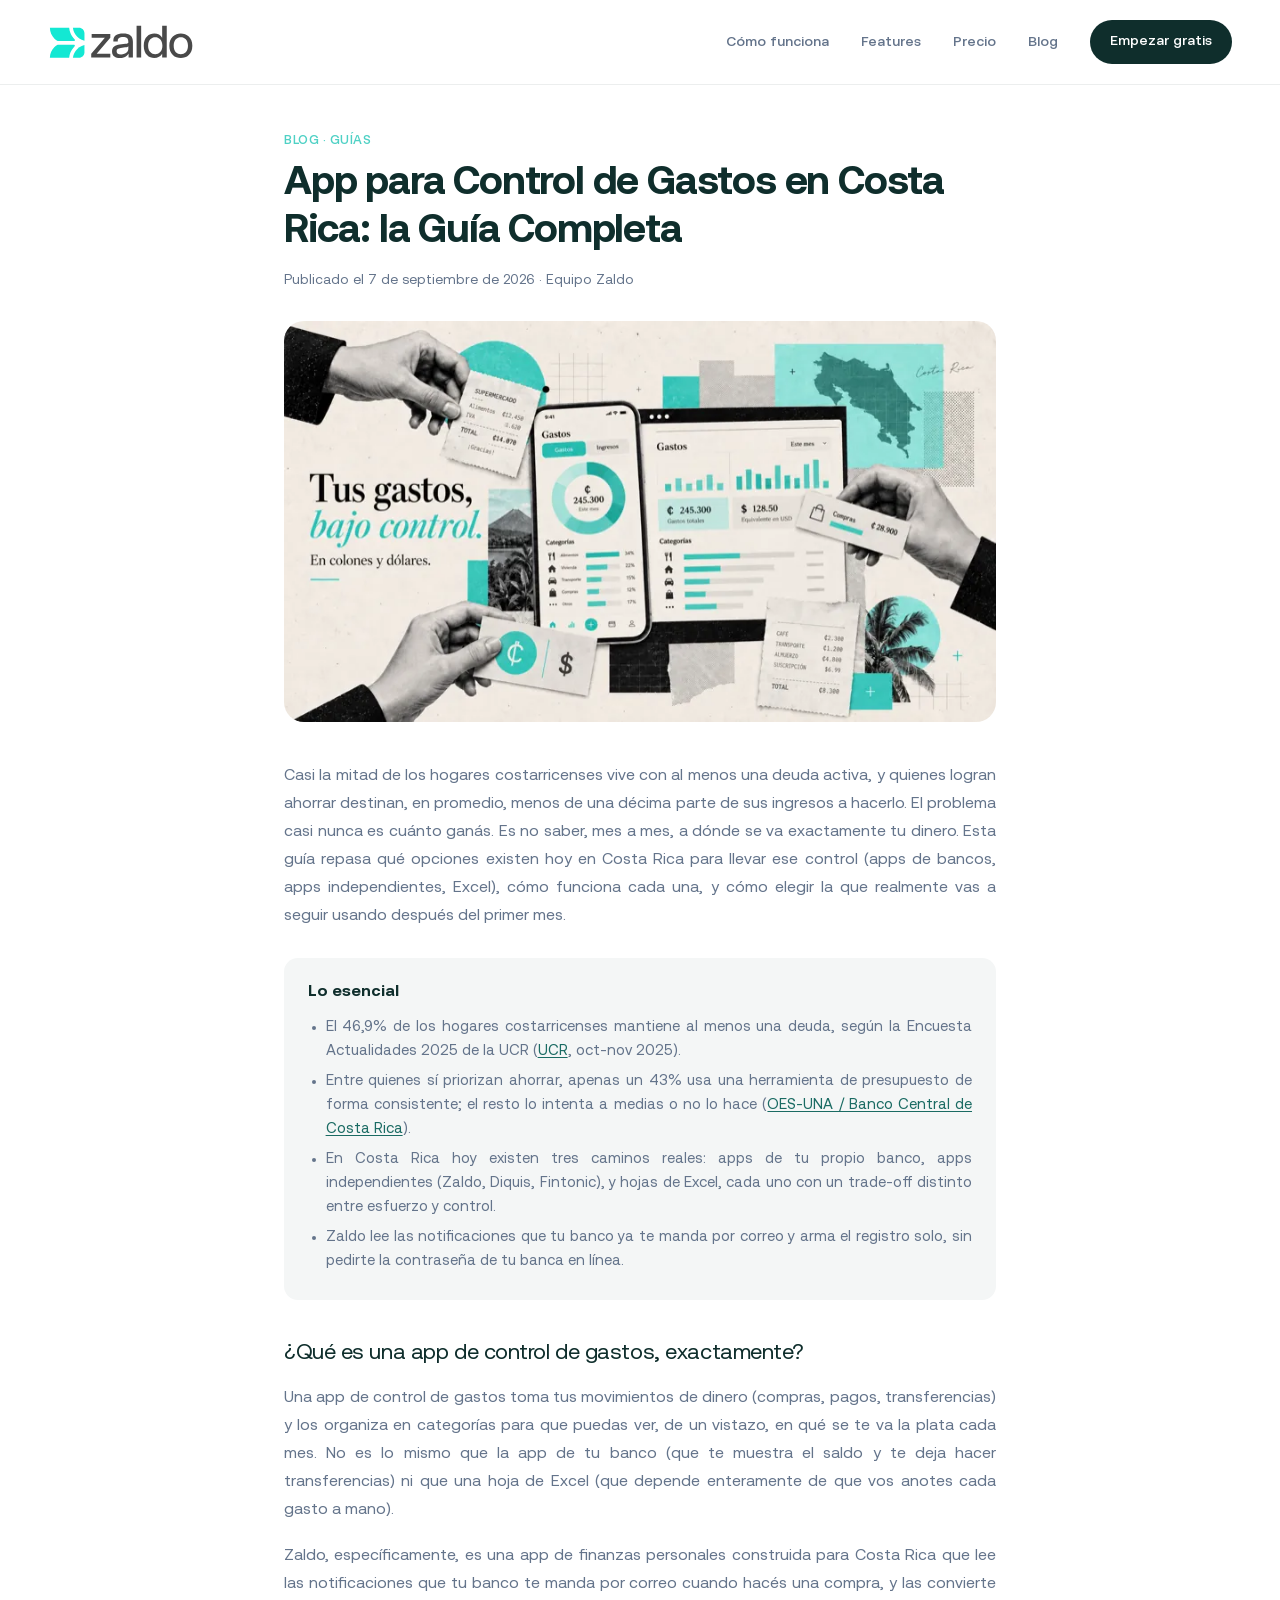
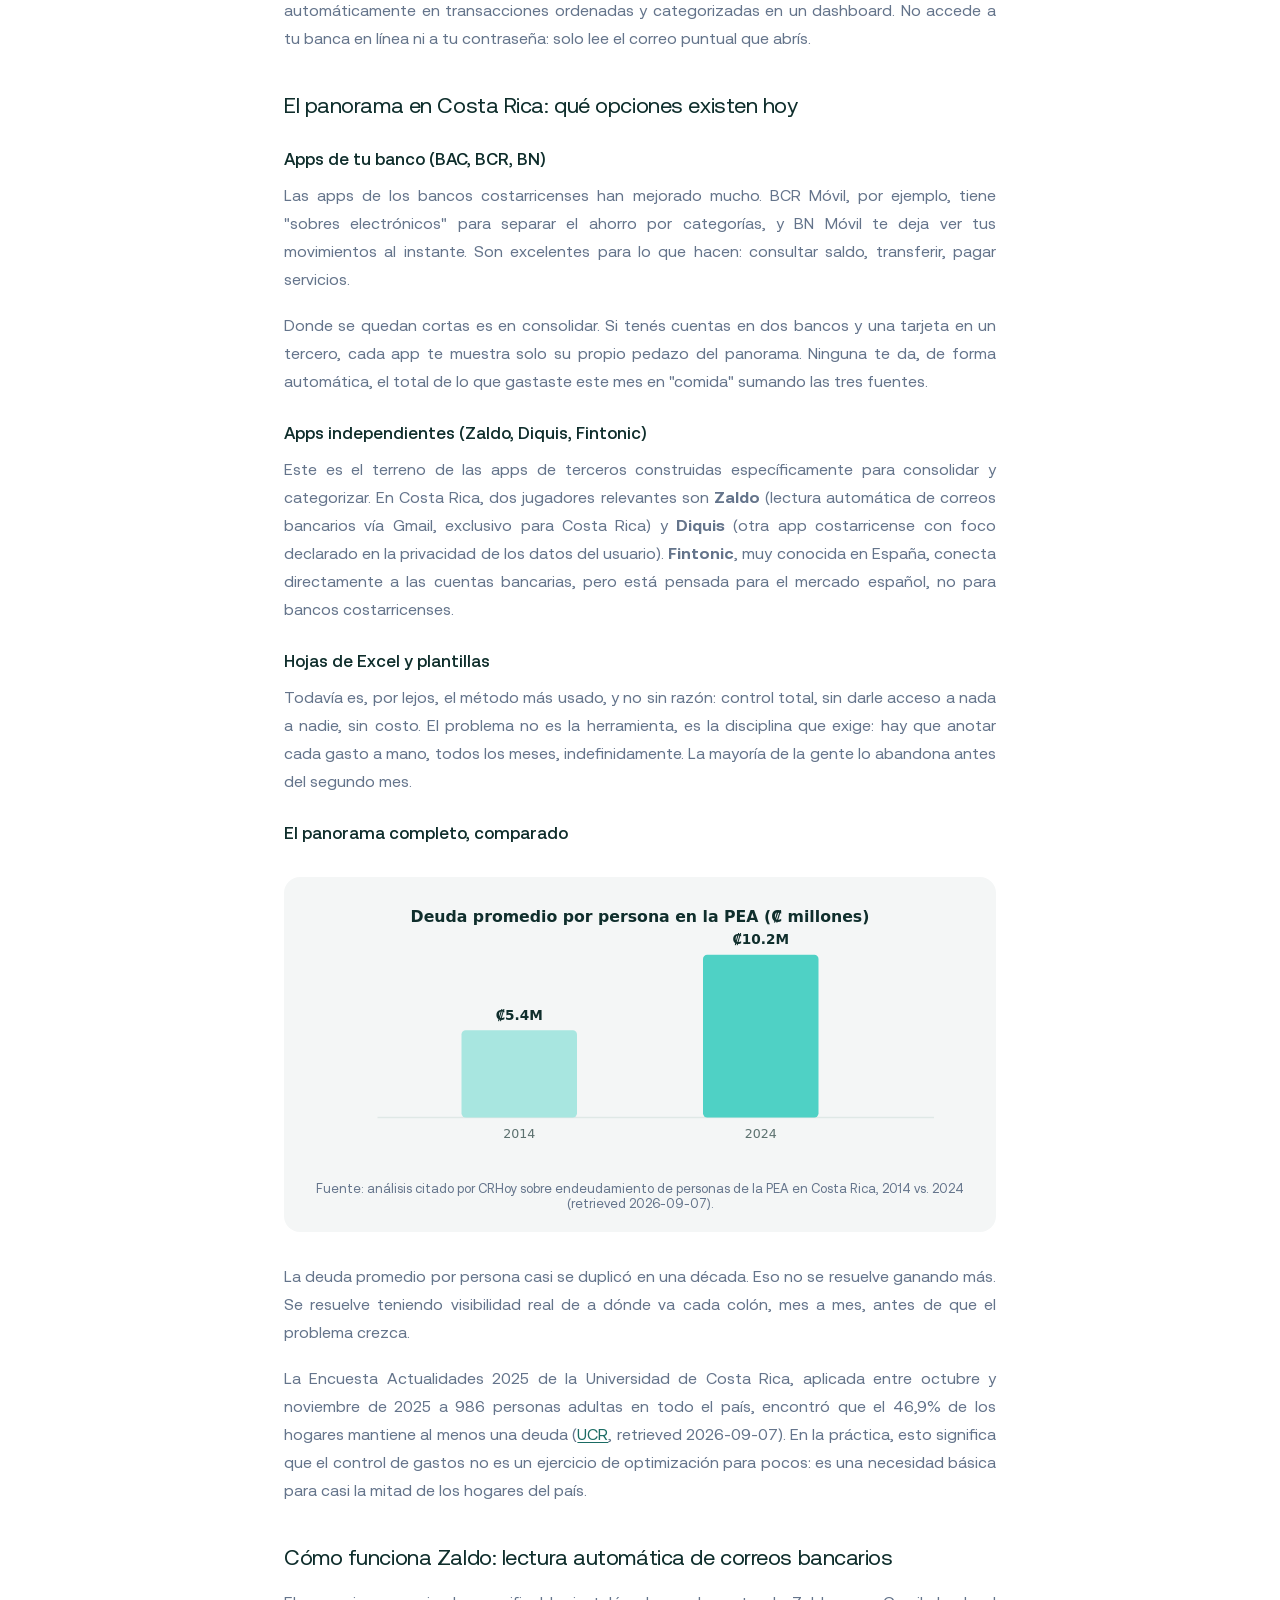
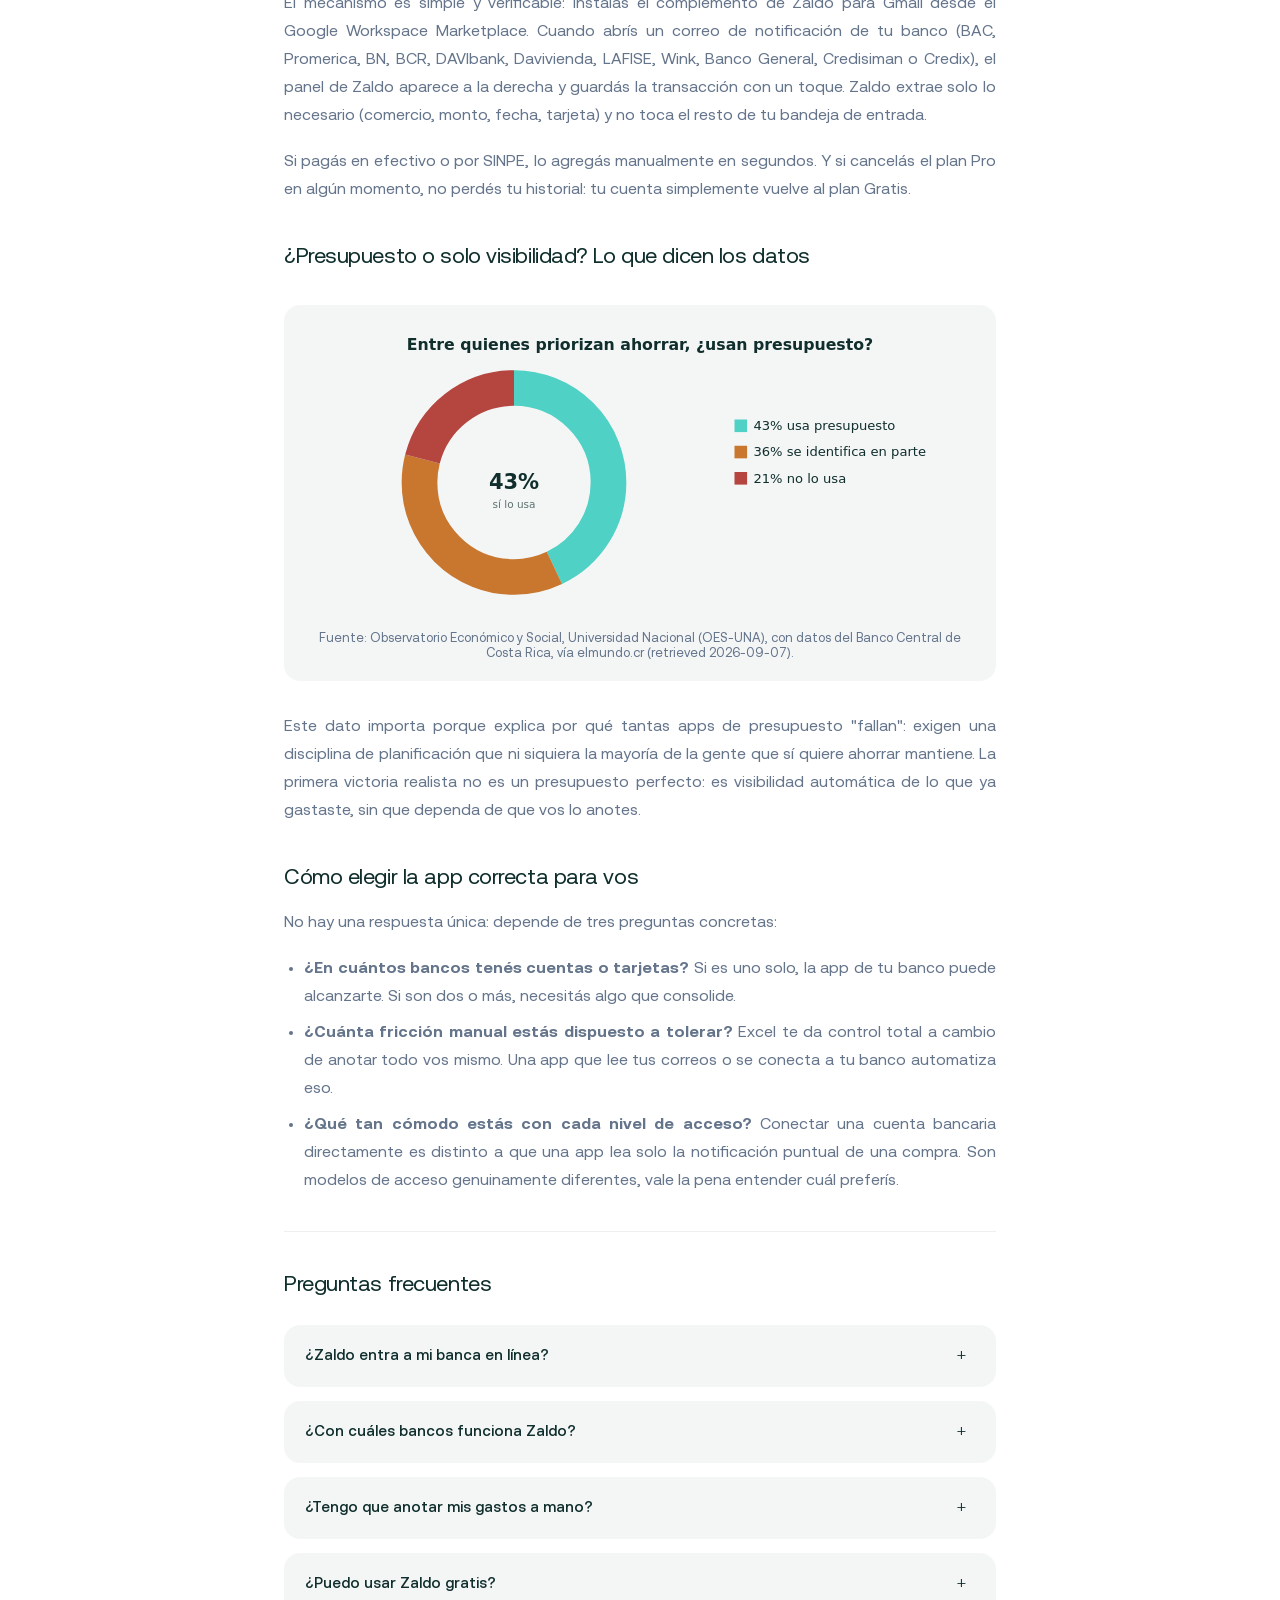
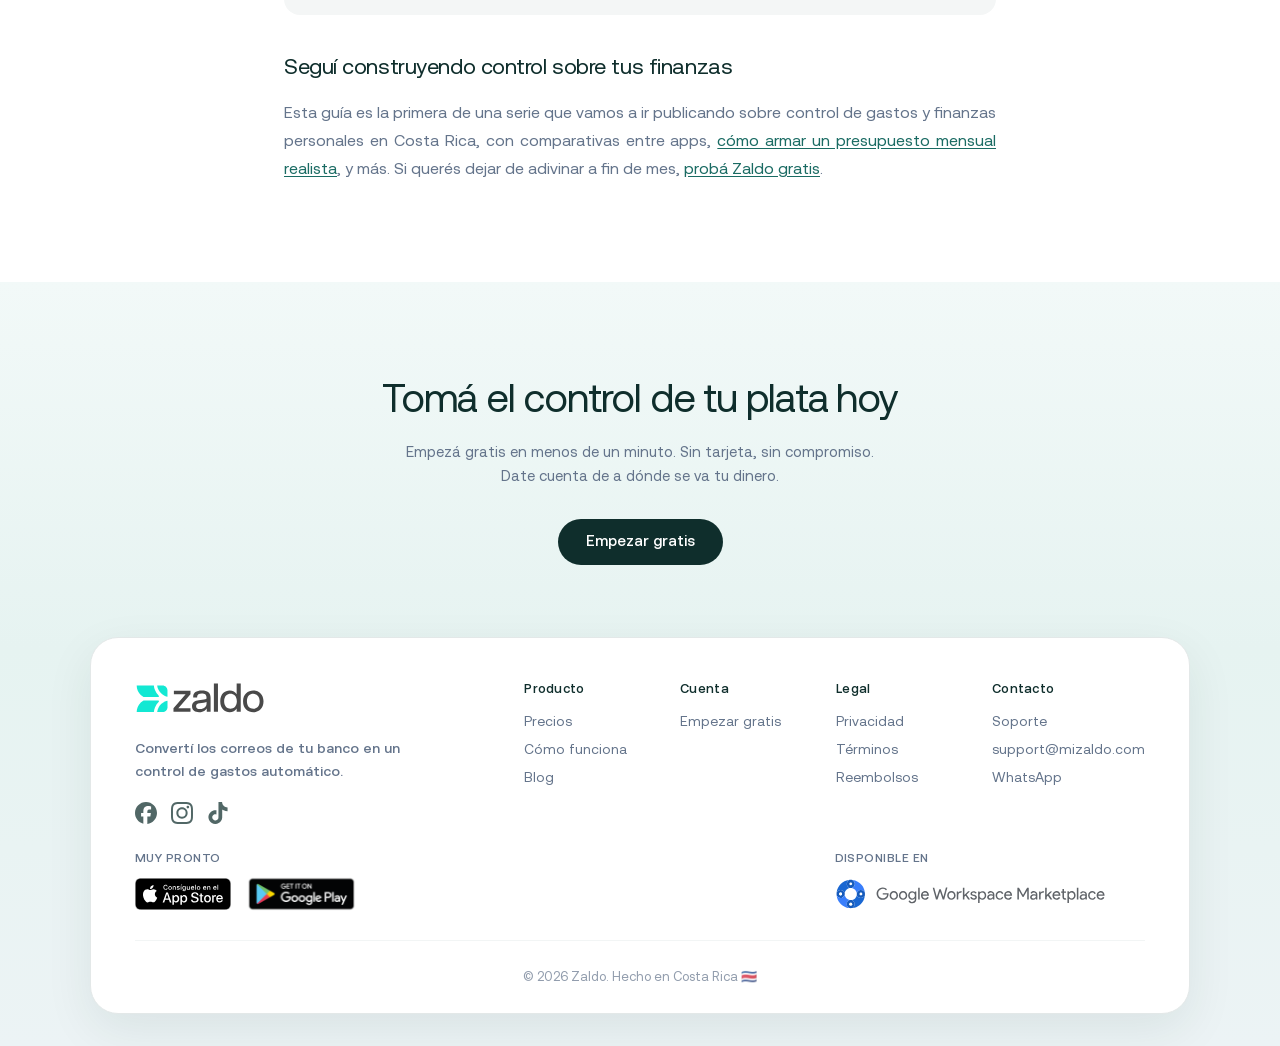
<file: blog/app-control-de-gastos-costa-rica/index.html>
<!DOCTYPE html>
<html lang="es">
<head>
  <meta charset="UTF-8">
  <meta name="viewport" content="width=device-width, initial-scale=1.0">
  <title>App para Control de Gastos en Costa Rica: Guía Completa 2026 | Zaldo</title>
  <meta name="description" content="Todo lo que necesitás saber sobre apps de control de gastos en Costa Rica: cómo funcionan, cuáles existen, y cómo elegir la correcta para vos.">
  <link rel="canonical" href="https://mizaldo.com/blog/app-control-de-gastos-costa-rica">
  <meta name="theme-color" content="#4FD1C5">

  <!-- Open Graph -->
  <meta property="og:type" content="article">
  <meta property="og:title" content="App para Control de Gastos en Costa Rica: la Guía Completa">
  <meta property="og:description" content="Todo lo que necesitás saber sobre apps de control de gastos en Costa Rica: cómo funcionan, cuáles existen, y cómo elegir la correcta para vos.">
  <meta property="og:url" content="https://mizaldo.com/blog/app-control-de-gastos-costa-rica">
  <meta property="og:image" content="https://mizaldo.com/assets/img/app-control-de-gastos-costa-rica-og.jpg">
  <meta property="og:image:width" content="1200">
  <meta property="og:image:height" content="630">
  <meta property="og:image:type" content="image/jpeg">
  <meta property="og:image:alt" content="App de control de gastos en Costa Rica con dashboard y celular en colones y dólares">
  <meta property="og:locale" content="es_CR">
  <meta property="og:site_name" content="Zaldo">
  <meta property="article:published_time" content="2026-09-07">
  <meta property="article:modified_time" content="2026-09-10">

  <!-- Twitter Card -->
  <meta name="twitter:card" content="summary_large_image">
  <meta name="twitter:title" content="App para Control de Gastos en Costa Rica: la Guía Completa">
  <meta name="twitter:description" content="Todo lo que necesitás saber sobre apps de control de gastos en Costa Rica: cómo funcionan, cuáles existen, y cómo elegir la correcta para vos.">
  <meta name="twitter:image" content="https://mizaldo.com/assets/img/app-control-de-gastos-costa-rica-og.jpg">
  <meta name="twitter:image:alt" content="App de control de gastos en Costa Rica con dashboard y celular en colones y dólares">

  <link rel="icon" href="/favicon.ico" sizes="any">
  <link rel="icon" type="image/png" sizes="512x512" href="/assets/icons/zaldo-favicon.png">
  <link rel="apple-touch-icon" href="/assets/icons/zaldo-favicon.png">
  <style>
@font-face{font-family:'Aeonik Pro';src:url('/assets/aeonik-pro/aeonik-regular.woff2') format('woff2'),url('/assets/aeonik-pro/aeonik-regular.woff') format('woff');font-weight:400;font-style:normal;font-display:swap}
@font-face{font-family:'Aeonik Pro';src:url('/assets/aeonik-pro/aeonik-medium.woff2') format('woff2'),url('/assets/aeonik-pro/aeonik-medium.woff') format('woff');font-weight:600;font-style:normal;font-display:swap}
@font-face{font-family:'Aeonik Pro';src:url('/assets/aeonik-pro/aeonik-bold.woff2') format('woff2'),url('/assets/aeonik-pro/aeonik-bold.woff') format('woff');font-weight:700;font-style:normal;font-display:swap}
*,*::before,*::after{box-sizing:border-box;margin:0;padding:0}
:root{--teal:#4FD1C5;--teal-dark:#1a6b63;--heading-dark:#0f2e2c;--text-body:#64748b;--radius-pill:9999px;--surface:#fff;--card-bg:#f4f6f6}
body{font-family:'Aeonik Pro',system-ui,sans-serif;background:var(--surface);color:var(--heading-dark);min-height:100vh;-webkit-font-smoothing:antialiased}
.legal-page{min-height:100vh;display:flex;flex-direction:column;background:var(--surface)}
.page-header{background:var(--surface);border-bottom:1px solid rgba(15,46,44,.08)}
.nav{position:relative;z-index:10;display:flex;justify-content:space-between;align-items:center;padding:1.25rem 3rem;max-width:1280px;width:100%;margin:0 auto}
.logo{display:inline-flex;align-items:center;text-decoration:none}
.logo-img,.nav .logo-img{width:auto;display:block}
.nav .logo-img{height:clamp(1.75rem,2.8vw,2.25rem)}
.nav-actions{display:flex;align-items:center;gap:2rem}
.nav-links{display:flex;gap:2rem;list-style:none}
.nav-links a{color:var(--text-body);text-decoration:none;font-size:.875rem;font-weight:500}
.nav-cta{display:flex;align-items:center}
.nav-toggle,.nav-overlay{display:none}
.btn{display:inline-flex;align-items:center;justify-content:center;padding:.625rem 1.25rem;min-height:2.75rem;border-radius:var(--radius-pill);font-family:inherit;font-size:.875rem;font-weight:600;line-height:1;text-decoration:none;border:none;cursor:pointer;white-space:nowrap}
.btn--dark{background:#0F2E2C;color:#fff}
@media(max-width:768px){.nav{padding:1rem 1.5rem;z-index:200}.nav .logo-img{height:1.75rem}.nav-toggle{display:flex;flex-direction:column;justify-content:center;align-items:center;gap:5px;width:2.75rem;height:2.75rem;margin-left:auto;padding:0;border:none;background:transparent;cursor:pointer;z-index:202}.nav-toggle-bar{display:block;width:1.375rem;height:2px;background:var(--heading-dark);border-radius:1px}.nav-actions{position:fixed;top:0;right:0;width:min(100%,18.75rem);height:100dvh;flex-direction:column;align-items:stretch;padding:5rem 1.5rem 2rem;background:var(--surface);transform:translateX(100%);z-index:201}.nav-links{flex-direction:column;gap:0;width:100%}.nav-links a{display:block;padding:1rem 0;font-size:1rem}.nav-cta{flex-direction:column;width:100%;margin-top:1.5rem}.nav-cta .btn{width:100%;justify-content:center}}
  </style>
  <link rel="preload" as="image" href="/assets/img/app-control-de-gastos-costa-rica.webp" imagesrcset="/assets/img/app-control-de-gastos-costa-rica-800.webp 800w, /assets/img/app-control-de-gastos-costa-rica.webp 1600w" imagesizes="(max-width: 760px) 100vw, 760px" fetchpriority="high">
  <link rel="preload" as="style" href="/assets/css/styles.css">
  <link rel="stylesheet" href="/assets/css/styles.css" media="print" onload="this.media='all'">
  <noscript><link rel="stylesheet" href="/assets/css/styles.css"></noscript>

  <script type="application/ld+json">
  {
    "@context": "https://schema.org",
    "@type": "Article",
    "headline": "App para Control de Gastos en Costa Rica: la Guía Completa",
    "description": "Todo lo que necesitás saber sobre apps de control de gastos en Costa Rica: cómo funcionan, cuáles existen, y cómo elegir la correcta para vos.",
    "image": [
      {
        "@type": "ImageObject",
        "url": "https://mizaldo.com/assets/img/app-control-de-gastos-costa-rica.webp",
        "width": 1600,
        "height": 900,
        "caption": "App de control de gastos en Costa Rica con dashboard y celular en colones y dólares"
      },
      "https://mizaldo.com/assets/img/app-control-de-gastos-costa-rica-og.jpg"
    ],
    "datePublished": "2026-09-07",
    "dateModified": "2026-09-10",
    "inLanguage": "es-CR",
    "author": { "@type": "Organization", "name": "Zaldo Costa Rica", "alternateName": "Zaldo", "url": "https://mizaldo.com/" },
    "publisher": {
      "@type": "Organization",
      "name": "Zaldo Costa Rica",
      "alternateName": "Zaldo",
      "url": "https://mizaldo.com/",
      "logo": { "@type": "ImageObject", "url": "https://mizaldo.com/assets/zaldo-logo-v1.svg" },
      "areaServed": { "@type": "Country", "name": "Costa Rica" }
    },
    "mainEntityOfPage": { "@type": "WebPage", "@id": "https://mizaldo.com/blog/app-control-de-gastos-costa-rica" }
  }
  </script>

  <script type="application/ld+json">
  {
    "@context": "https://schema.org",
    "@type": "BreadcrumbList",
    "itemListElement": [
      { "@type": "ListItem", "position": 1, "name": "Inicio", "item": "https://mizaldo.com/" },
      { "@type": "ListItem", "position": 2, "name": "Blog", "item": "https://mizaldo.com/blog" },
      { "@type": "ListItem", "position": 3, "name": "App para Control de Gastos en Costa Rica", "item": "https://mizaldo.com/blog/app-control-de-gastos-costa-rica" }
    ]
  }
  </script>

  <script type="application/ld+json">
  {
    "@context": "https://schema.org",
    "@type": "FAQPage",
    "mainEntity": [
      {
        "@type": "Question",
        "name": "¿Zaldo entra a mi banca en línea?",
        "acceptedAnswer": { "@type": "Answer", "text": "No, nunca. Zaldo no tiene acceso a tu cuenta bancaria ni a tus contraseñas. Solo lee los correos de notificación que tu banco ya te manda cuando hacés una compra." }
      },
      {
        "@type": "Question",
        "name": "¿Con cuáles bancos funciona Zaldo?",
        "acceptedAnswer": { "@type": "Answer", "text": "Actualmente Zaldo lee las notificaciones de BAC, Promerica, Banco Nacional (BN), BCR, DAVIbank, Davivienda, LAFISE, Wink, Banco General, Credisiman (Siman Visa) y Credix. Se agregan más bancos constantemente." }
      },
      {
        "@type": "Question",
        "name": "¿Tengo que anotar mis gastos a mano?",
        "acceptedAnswer": { "@type": "Answer", "text": "Con el add-on de Gmail no: tus compras con tarjeta se importan solas. Si pagaste en efectivo o por SINPE, lo agregás manualmente en segundos." }
      },
      {
        "@type": "Question",
        "name": "¿Puedo usar Zaldo gratis?",
        "acceptedAnswer": { "@type": "Answer", "text": "Sí. El plan Gratis es gratis para siempre e incluye lo esencial para llevar el control de tus gastos. El plan Pro (con importación automática desde Gmail) tiene una prueba gratuita de 14 días." }
      }
    ]
  }
  </script>

  <!-- Meta Pixel Code -->
  <script async src="/assets/js/meta-pixel.js"></script>
  <noscript><img height="1" width="1" style="display:none"
  src="https://www.facebook.com/tr?id=1056531280575934&ev=PageView&noscript=1"
  /></noscript>
  <!-- End Meta Pixel Code -->
  <script src="/assets/js/main.js" async></script>
</head>
<body class="legal-page">
  <header class="page-header">
    <div class="nav">
      <a href="../../index.html" class="logo" aria-label="Zaldo — inicio">
        <img src="../../assets/zaldo-logo-v1.svg" alt="Zaldo" class="logo-img" width="511" height="195" decoding="async">
      </a>
      <button type="button" class="nav-toggle" aria-expanded="false" aria-controls="nav-menu" aria-label="Abrir menú">
        <span class="nav-toggle-bar" aria-hidden="true"></span>
        <span class="nav-toggle-bar" aria-hidden="true"></span>
        <span class="nav-toggle-bar" aria-hidden="true"></span>
      </button>
      <div class="nav-overlay" aria-hidden="true"></div>
      <div class="nav-actions" id="nav-menu">
        <nav aria-label="Principal">
          <ul class="nav-links">
            <li><a href="../../index.html#how-it-works">Cómo funciona</a></li>
            <li><a href="../../index.html#app-tour">Features</a></li>
            <li><a href="../../index.html#pricing">Precio</a></li>
            <li><a href="/blog" aria-current="page">Blog</a></li>
          </ul>
        </nav>
        <div class="nav-cta">
          <a href="https://app.mizaldo.com/login" class="btn btn--dark">
            <span>Empezar gratis</span>
          </a>
        </div>
      </div>
    </div>
  </header>

  <main class="blog-post-main">
    <article>
      <header class="blog-post-header">
        <p class="section-eyebrow">Blog · Guías</p>
        <h1>App para Control de Gastos en Costa Rica: la Guía Completa</h1>
        <p class="blog-post-meta">Publicado el 7 de septiembre de 2026 · Equipo Zaldo</p>
      </header>

      <img
        src="/assets/img/app-control-de-gastos-costa-rica.webp"
        srcset="/assets/img/app-control-de-gastos-costa-rica-800.webp 800w, /assets/img/app-control-de-gastos-costa-rica.webp 1600w"
        sizes="(max-width: 760px) 100vw, 760px"
        alt="App de control de gastos en Costa Rica con dashboard y celular en colones y dólares"
        width="1600"
        height="900"
        class="blog-post-cover"
        fetchpriority="high"
        decoding="async"
      >

      <div class="blog-post-body">
        <p>Casi la mitad de los hogares costarricenses vive con al menos una deuda activa, y quienes logran ahorrar destinan, en promedio, menos de una décima parte de sus ingresos a hacerlo. El problema casi nunca es cuánto ganás. Es no saber, mes a mes, a dónde se va exactamente tu dinero. Esta guía repasa qué opciones existen hoy en Costa Rica para llevar ese control (apps de bancos, apps independientes, Excel), cómo funciona cada una, y cómo elegir la que realmente vas a seguir usando después del primer mes.</p>

        <div class="callout">
          <p>Lo esencial</p>
          <ul>
            <li>El 46,9% de los hogares costarricenses mantiene al menos una deuda, según la Encuesta Actualidades 2025 de la UCR (<a href="https://www.ucr.ac.cr/noticias/2026/2/13/pagar-deudas-y-nada-mas.html" target="_blank" rel="noopener noreferrer">UCR</a>, oct-nov 2025).</li>
            <li>Entre quienes sí priorizan ahorrar, apenas un 43% usa una herramienta de presupuesto de forma consistente; el resto lo intenta a medias o no lo hace (<a href="https://elmundo.cr/costa-rica/mayoria-de-hogares-costarricenses-carece-de-oportunidades-de-ahorro-revela-estudio-de-la-una/" target="_blank" rel="noopener noreferrer">OES-UNA / Banco Central de Costa Rica</a>).</li>
            <li>En Costa Rica hoy existen tres caminos reales: apps de tu propio banco, apps independientes (Zaldo, Diquis, Fintonic), y hojas de Excel, cada uno con un trade-off distinto entre esfuerzo y control.</li>
            <li>Zaldo lee las notificaciones que tu banco ya te manda por correo y arma el registro solo, sin pedirte la contraseña de tu banca en línea.</li>
          </ul>
        </div>

        <h2>¿Qué es una app de control de gastos, exactamente?</h2>
        <p>Una app de control de gastos toma tus movimientos de dinero (compras, pagos, transferencias) y los organiza en categorías para que puedas ver, de un vistazo, en qué se te va la plata cada mes. No es lo mismo que la app de tu banco (que te muestra el saldo y te deja hacer transferencias) ni que una hoja de Excel (que depende enteramente de que vos anotes cada gasto a mano).</p>
        <p>Zaldo, específicamente, es una app de finanzas personales construida para Costa Rica que lee las notificaciones que tu banco te manda por correo cuando hacés una compra, y las convierte automáticamente en transacciones ordenadas y categorizadas en un dashboard. No accede a tu banca en línea ni a tu contraseña: solo lee el correo puntual que abrís.</p>

        <h2>El panorama en Costa Rica: qué opciones existen hoy</h2>

        <h3>Apps de tu banco (BAC, BCR, BN)</h3>
        <p>Las apps de los bancos costarricenses han mejorado mucho. BCR Móvil, por ejemplo, tiene "sobres electrónicos" para separar el ahorro por categorías, y BN Móvil te deja ver tus movimientos al instante. Son excelentes para lo que hacen: consultar saldo, transferir, pagar servicios.</p>
        <p>Donde se quedan cortas es en consolidar. Si tenés cuentas en dos bancos y una tarjeta en un tercero, cada app te muestra solo su propio pedazo del panorama. Ninguna te da, de forma automática, el total de lo que gastaste este mes en "comida" sumando las tres fuentes.</p>

        <h3>Apps independientes (Zaldo, Diquis, Fintonic)</h3>
        <p>Este es el terreno de las apps de terceros construidas específicamente para consolidar y categorizar. En Costa Rica, dos jugadores relevantes son <strong>Zaldo</strong> (lectura automática de correos bancarios vía Gmail, exclusivo para Costa Rica) y <strong>Diquis</strong> (otra app costarricense con foco declarado en la privacidad de los datos del usuario). <strong>Fintonic</strong>, muy conocida en España, conecta directamente a las cuentas bancarias, pero está pensada para el mercado español, no para bancos costarricenses.</p>

        <h3>Hojas de Excel y plantillas</h3>
        <p>Todavía es, por lejos, el método más usado, y no sin razón: control total, sin darle acceso a nada a nadie, sin costo. El problema no es la herramienta, es la disciplina que exige: hay que anotar cada gasto a mano, todos los meses, indefinidamente. La mayoría de la gente lo abandona antes del segundo mes.</p>

        <h3>El panorama completo, comparado</h3>
        <figure>
          <svg viewBox="0 0 640 260" xmlns="http://www.w3.org/2000/svg" role="img" aria-label="Gráfico de barras: deuda promedio por persona económicamente activa en Costa Rica, 2014 versus 2024">
            <text x="320" y="24" text-anchor="middle" font-family="system-ui,sans-serif" font-size="15" font-weight="700" fill="#0f2e2c">Deuda promedio por persona en la PEA (₡ millones)</text>
            <line x1="70" y1="210" x2="600" y2="210" stroke="#dfe8e6" stroke-width="1.5"/>
            <rect x="150" y="127" width="110" height="83" rx="4" fill="#a8e6e0"/>
            <text x="205" y="117" text-anchor="middle" font-family="system-ui,sans-serif" font-size="13" font-weight="600" fill="#0f2e2c">₡5.4M</text>
            <text x="205" y="230" text-anchor="middle" font-family="system-ui,sans-serif" font-size="12" fill="#5c716f">2014</text>
            <rect x="380" y="55" width="110" height="155" rx="4" fill="#4FD1C5"/>
            <text x="435" y="45" text-anchor="middle" font-family="system-ui,sans-serif" font-size="13" font-weight="600" fill="#0f2e2c">₡10.2M</text>
            <text x="435" y="230" text-anchor="middle" font-family="system-ui,sans-serif" font-size="12" fill="#5c716f">2024</text>
          </svg>
          <figcaption>Fuente: análisis citado por CRHoy sobre endeudamiento de personas de la PEA en Costa Rica, 2014 vs. 2024 (retrieved 2026-09-07).</figcaption>
        </figure>
        <p>La deuda promedio por persona casi se duplicó en una década. Eso no se resuelve ganando más. Se resuelve teniendo visibilidad real de a dónde va cada colón, mes a mes, antes de que el problema crezca.</p>
        <p>La Encuesta Actualidades 2025 de la Universidad de Costa Rica, aplicada entre octubre y noviembre de 2025 a 986 personas adultas en todo el país, encontró que el 46,9% de los hogares mantiene al menos una deuda (<a href="https://www.ucr.ac.cr/noticias/2026/2/13/pagar-deudas-y-nada-mas.html" target="_blank" rel="noopener noreferrer">UCR</a>, retrieved 2026-09-07). En la práctica, esto significa que el control de gastos no es un ejercicio de optimización para pocos: es una necesidad básica para casi la mitad de los hogares del país.</p>

        <h2>Cómo funciona Zaldo: lectura automática de correos bancarios</h2>
        <p>El mecanismo es simple y verificable: instalás el complemento de Zaldo para Gmail desde el Google Workspace Marketplace. Cuando abrís un correo de notificación de tu banco (BAC, Promerica, BN, BCR, DAVIbank, Davivienda, LAFISE, Wink, Banco General, Credisiman o Credix), el panel de Zaldo aparece a la derecha y guardás la transacción con un toque. Zaldo extrae solo lo necesario (comercio, monto, fecha, tarjeta) y no toca el resto de tu bandeja de entrada.</p>
        <p>Si pagás en efectivo o por SINPE, lo agregás manualmente en segundos. Y si cancelás el plan Pro en algún momento, no perdés tu historial: tu cuenta simplemente vuelve al plan Gratis.</p>

        <h2>¿Presupuesto o solo visibilidad? Lo que dicen los datos</h2>
        <figure>
          <svg viewBox="0 0 640 280" xmlns="http://www.w3.org/2000/svg" role="img" aria-label="Gráfico de dona: uso de presupuesto entre hogares costarricenses que priorizan el ahorro">
            <text x="320" y="24" text-anchor="middle" font-family="system-ui,sans-serif" font-size="15" font-weight="700" fill="#0f2e2c">Entre quienes priorizan ahorrar, ¿usan presupuesto?</text>
            <g transform="translate(200,150)">
              <circle r="90" fill="none" stroke="#eef4f3" stroke-width="34"/>
              <circle r="90" fill="none" stroke="#4FD1C5" stroke-width="34" stroke-dasharray="242.5 323.3" transform="rotate(-90)"/>
              <circle r="90" fill="none" stroke="#c9762f" stroke-width="34" stroke-dasharray="203.6 362.2" stroke-dashoffset="-242.5" transform="rotate(-90)"/>
              <circle r="90" fill="none" stroke="#b5453f" stroke-width="34" stroke-dasharray="118.7 447.1" stroke-dashoffset="-446.1" transform="rotate(-90)"/>
              <text x="0" y="6" text-anchor="middle" font-family="system-ui,sans-serif" font-size="20" font-weight="700" fill="#0f2e2c">43%</text>
              <text x="0" y="24" text-anchor="middle" font-family="system-ui,sans-serif" font-size="10" fill="#5c716f">sí lo usa</text>
            </g>
            <g font-family="system-ui,sans-serif" font-size="12.5" fill="#0f2e2c">
              <rect x="410" y="90" width="12" height="12" fill="#4FD1C5"/>
              <text x="428" y="100">43% usa presupuesto</text>
              <rect x="410" y="115" width="12" height="12" fill="#c9762f"/>
              <text x="428" y="125">36% se identifica en parte</text>
              <rect x="410" y="140" width="12" height="12" fill="#b5453f"/>
              <text x="428" y="150">21% no lo usa</text>
            </g>
          </svg>
          <figcaption>Fuente: Observatorio Económico y Social, Universidad Nacional (OES-UNA), con datos del Banco Central de Costa Rica, vía elmundo.cr (retrieved 2026-09-07).</figcaption>
        </figure>
        <p>Este dato importa porque explica por qué tantas apps de presupuesto "fallan": exigen una disciplina de planificación que ni siquiera la mayoría de la gente que sí quiere ahorrar mantiene. La primera victoria realista no es un presupuesto perfecto: es visibilidad automática de lo que ya gastaste, sin que dependa de que vos lo anotes.</p>

        <h2>Cómo elegir la app correcta para vos</h2>
        <p>No hay una respuesta única: depende de tres preguntas concretas:</p>
        <ul>
          <li><strong>¿En cuántos bancos tenés cuentas o tarjetas?</strong> Si es uno solo, la app de tu banco puede alcanzarte. Si son dos o más, necesitás algo que consolide.</li>
          <li><strong>¿Cuánta fricción manual estás dispuesto a tolerar?</strong> Excel te da control total a cambio de anotar todo vos mismo. Una app que lee tus correos o se conecta a tu banco automatiza eso.</li>
          <li><strong>¿Qué tan cómodo estás con cada nivel de acceso?</strong> Conectar una cuenta bancaria directamente es distinto a que una app lea solo la notificación puntual de una compra. Son modelos de acceso genuinamente diferentes, vale la pena entender cuál preferís.</li>
        </ul>

        <hr>

        <h2>Preguntas frecuentes</h2>
        <ul class="faq-list">
          <li class="faq-item">
            <h3><button type="button" class="faq-question" aria-expanded="false">
              <span>¿Zaldo entra a mi banca en línea?</span>
              <span class="faq-icon" aria-hidden="true">+</span>
            </button></h3>
            <div class="faq-answer">
              <div class="faq-answer-inner">No, nunca. Zaldo no tiene acceso a tu cuenta bancaria ni a tus contraseñas. Solo lee los correos de notificación que tu banco ya te manda cuando hacés una compra.</div>
            </div>
          </li>
          <li class="faq-item">
            <h3><button type="button" class="faq-question" aria-expanded="false">
              <span>¿Con cuáles bancos funciona Zaldo?</span>
              <span class="faq-icon" aria-hidden="true">+</span>
            </button></h3>
            <div class="faq-answer">
              <div class="faq-answer-inner">Actualmente Zaldo lee las notificaciones de BAC, Promerica, Banco Nacional (BN), BCR, DAVIbank, Davivienda, LAFISE, Wink, Banco General, Credisiman (Siman Visa) y Credix. Se agregan más bancos constantemente.</div>
            </div>
          </li>
          <li class="faq-item">
            <h3><button type="button" class="faq-question" aria-expanded="false">
              <span>¿Tengo que anotar mis gastos a mano?</span>
              <span class="faq-icon" aria-hidden="true">+</span>
            </button></h3>
            <div class="faq-answer">
              <div class="faq-answer-inner">Con el add-on de Gmail no: tus compras con tarjeta se importan solas. Si pagaste en efectivo o por SINPE, lo agregás manualmente en segundos.</div>
            </div>
          </li>
          <li class="faq-item">
            <h3><button type="button" class="faq-question" aria-expanded="false">
              <span>¿Puedo usar Zaldo gratis?</span>
              <span class="faq-icon" aria-hidden="true">+</span>
            </button></h3>
            <div class="faq-answer">
              <div class="faq-answer-inner">Sí. El plan Gratis es gratis para siempre e incluye lo esencial para llevar el control de tus gastos. El plan Pro (con importación automática desde Gmail) tiene una prueba gratuita de 14 días.</div>
            </div>
          </li>
        </ul>

        <h2>Seguí construyendo control sobre tus finanzas</h2>
        <p>Esta guía es la primera de una serie que vamos a ir publicando sobre control de gastos y finanzas personales en Costa Rica, con comparativas entre apps, <a href="/blog/como-hacer-presupuesto-mensual-costa-rica">cómo armar un presupuesto mensual realista</a>, y más. Si querés dejar de adivinar a fin de mes, <a href="https://app.mizaldo.com/login">probá Zaldo gratis</a>.</p>
      </div>
    </article>
  </main>

  <div class="site-closing">
    <section class="cta-final" id="cta-final">
      <div class="cta-final-inner">
        <h2>Tomá el control de tu plata hoy</h2>
        <p>Empezá gratis en menos de un minuto. Sin tarjeta, sin compromiso.<br>Date cuenta de a dónde se va tu dinero.</p>
        <div class="cta-group">
          <a href="https://app.mizaldo.com/login" class="btn btn--dark">
            <span>Empezar gratis</span>
          </a>
        </div>
      </div>
    </section>

    <footer class="site-footer">
      <div class="site-footer-card">
        <div class="site-footer-main">
          <div class="site-footer-brand">
            <a href="../../index.html" class="site-footer-logo" aria-label="Zaldo — inicio">
              <img src="../../assets/zaldo-logo-v1.svg" alt="Zaldo" class="logo-img" width="511" height="195" decoding="async" loading="lazy">
            </a>
            <p class="site-footer-tagline">Convertí los correos de tu banco en un control de gastos automático.</p>
            <nav class="site-footer-social" aria-label="Redes sociales">
              <a href="https://www.facebook.com/profile.php?id=61590515493888" target="_blank" rel="noopener noreferrer" aria-label="Zaldo en Facebook">
                <svg viewBox="0 0 24 24" width="22" height="22" aria-hidden="true"><path fill="currentColor" d="M9.101 23.691v-7.98H6.627v-3.667h2.474v-1.58c0-4.085 1.848-5.978 5.858-5.978.401 0 .955.042 1.468.103a8.68 8.68 0 0 1 1.141.195v3.325a8.623 8.623 0 0 0-.653-.036 26.805 26.805 0 0 0-.733-.009c-.707 0-1.259.096-1.675.309a1.686 1.686 0 0 0-.679.622c-.258.42-.374.995-.374 1.752v1.297h3.919l-.386 2.103-.287 1.564h-3.246v8.245C19.396 23.238 24 18.179 24 12.044c0-6.627-5.373-12-12-12s-12 5.373-12 12c0 5.628 3.874 10.35 9.101 11.647Z"/></svg>
              </a>
              <a href="https://www.instagram.com/zaldoapp" target="_blank" rel="noopener noreferrer" aria-label="Zaldo en Instagram">
                <svg viewBox="0 0 24 24" width="22" height="22" aria-hidden="true"><path fill="currentColor" d="M7.0301.084c-1.2768.0602-2.1487.264-2.911.5634-.7888.3075-1.4575.72-2.1228 1.3877-.6652.6677-1.075 1.3368-1.3802 2.127-.2954.7638-.4956 1.6365-.552 2.914-.0564 1.2775-.0689 1.6882-.0626 4.947.0062 3.2586.0206 3.6671.0825 4.9473.061 1.2765.264 2.1482.5635 2.9107.308.7889.72 1.4573 1.388 2.1228.6679.6655 1.3365 1.0743 2.1285 1.38.7632.295 1.6361.4961 2.9134.552 1.2773.056 1.6884.069 4.9462.0627 3.2578-.0062 3.668-.0207 4.9478-.0814 1.28-.0607 2.147-.2652 2.9098-.5633.7889-.3086 1.4578-.72 2.1228-1.3881.665-.6682 1.0745-1.3378 1.3795-2.1284.2957-.7632.4966-1.636.552-2.9124.056-1.2809.0692-1.6898.063-4.948-.0063-3.2583-.021-3.6668-.0817-4.9465-.0607-1.2797-.264-2.1487-.5633-2.9117-.3084-.7889-.72-1.4568-1.3876-2.1228C21.2982 1.33 20.628.9208 19.8378.6165 19.074.321 18.2017.1197 16.9244.0645 15.6471.0093 15.236-.005 11.977.0014 8.718.0076 8.31.0215 7.0301.0839m.1402 21.6932c-1.17-.0509-1.8053-.2453-2.2287-.408-.5606-.216-.96-.4771-1.3819-.895-.422-.4178-.6811-.8186-.9-1.378-.1644-.4234-.3624-1.058-.4171-2.228-.0595-1.2645-.072-1.6442-.079-4.848-.007-3.2037.0053-3.583.0607-4.848.05-1.169.2456-1.805.408-2.2282.216-.5613.4762-.96.895-1.3816.4188-.4217.8184-.6814 1.3783-.9003.423-.1651 1.0575-.3614 2.227-.4171 1.2655-.06 1.6447-.072 4.848-.079 3.2033-.007 3.5835.005 4.8495.0608 1.169.0508 1.8053.2445 2.228.408.5608.216.96.4754 1.3816.895.4217.4194.6816.8176.9005 1.3787.1653.4217.3617 1.056.4169 2.2263.0602 1.2655.0739 1.645.0796 4.848.0058 3.203-.0055 3.5834-.061 4.848-.051 1.17-.245 1.8055-.408 2.2294-.216.5604-.4763.96-.8954 1.3814-.419.4215-.8181.6811-1.3783.9-.4224.1649-1.0577.3617-2.2262.4174-1.2656.0595-1.6448.072-4.8493.079-3.2045.007-3.5825-.006-4.848-.0608M16.953 5.5864A1.44 1.44 0 1 0 18.39 4.144a1.44 1.44 0 0 0-1.437 1.4424M5.8385 12.012c.0067 3.4032 2.7706 6.1557 6.173 6.1493 3.4026-.0065 6.157-2.7701 6.1506-6.1733-.0065-3.4032-2.771-6.1565-6.174-6.1498-3.403.0067-6.156 2.771-6.1496 6.1738M8 12.0077a4 4 0 1 1 4.008 3.9921A3.9996 3.9996 0 0 1 8 12.0077"/></svg>
              </a>
              <a href="https://www.tiktok.com/@juliancabadaweb" target="_blank" rel="noopener noreferrer" aria-label="Zaldo en TikTok">
                <svg viewBox="0 0 24 24" width="22" height="22" aria-hidden="true"><path fill="currentColor" d="M12.525.02c1.31-.02 2.61-.01 3.91-.02.08 1.53.63 3.09 1.75 4.17 1.12 1.11 2.7 1.62 4.24 1.79v4.03c-1.44-.05-2.89-.35-4.2-.97-.57-.26-1.1-.59-1.62-.93-.01 2.92.01 5.84-.02 8.75-.08 1.4-.54 2.79-1.35 3.94-1.31 1.92-3.58 3.17-5.91 3.21-1.43.08-2.86-.31-4.08-1.03-2.02-1.19-3.44-3.37-3.65-5.71-.02-.5-.03-1-.01-1.49.18-1.9 1.12-3.72 2.58-4.96 1.66-1.44 3.98-2.13 6.15-1.72.02 1.48-.04 2.96-.04 4.44-.99-.32-2.15-.23-3.02.37-.63.41-1.11 1.04-1.36 1.75-.21.51-.15 1.07-.14 1.61.24 1.64 1.82 3.02 3.5 2.87 1.12-.01 2.19-.66 2.77-1.61.19-.33.4-.67.41-1.06.1-1.79.06-3.57.07-5.36.01-4.03-.01-8.05.02-12.07z"/></svg>
              </a>
            </nav>
          </div>
          <div class="site-footer-columns">
            <div class="site-footer-col">
              <h3>Producto</h3>
              <ul>
                <li><a href="../../index.html#pricing">Precios</a></li>
                <li><a href="../../index.html#how-it-works">Cómo funciona</a></li>
                <li><a href="/blog">Blog</a></li>
              </ul>
            </div>
            <div class="site-footer-col">
              <h3>Cuenta</h3>
              <ul>
                <li><a href="https://app.mizaldo.com/login">Empezar gratis</a></li>
              </ul>
            </div>
            <div class="site-footer-col">
              <h3>Legal</h3>
              <ul>
                <li><a href="../../privacy-policy">Privacidad</a></li>
                <li><a href="../../terms-of-service">Términos</a></li>
                <li><a href="../../refund-and-cancellation-policy">Reembolsos</a></li>
              </ul>
            </div>
            <div class="site-footer-col">
              <h3>Contacto</h3>
              <ul>
                <li><a href="../../soporte">Soporte</a></li>
                <li><a href="mailto:support@mizaldo.com">support@mizaldo.com</a></li>
                <li><a href="https://wa.me/50671907650" target="_blank" rel="noopener noreferrer">WhatsApp</a></li>
              </ul>
            </div>
          </div>
        </div>        <div class="site-footer-stores">
          <div class="site-footer-stores-group">
            <span class="site-footer-stores-label">Muy pronto</span>
            <div class="site-footer-stores-badges">
              <img src="../../assets/AppStore.svg" alt="Próximamente en App Store" width="165" height="55" decoding="async" loading="lazy">
              <img src="../../assets/google-play.svg" alt="Próximamente en Google Play" width="195" height="60" decoding="async" loading="lazy">
            </div>
          </div>
          <div class="site-footer-stores-group">
            <span class="site-footer-stores-label">Disponible en</span>
            <a class="site-footer-marketplace" href="https://workspace.google.com/marketplace/app/zaldo/243367250792?flow_type=2" target="_blank" rel="noopener noreferrer">
              <img src="../../assets/google-workspace-marketplace-zaldo.svg" alt="Disponible en Google Workspace Marketplace" width="690" height="80" decoding="async" loading="lazy">
            </a>
          </div>
        </div>
<p class="site-footer-copy">© 2026 Zaldo. Hecho en Costa Rica 🇨🇷</p>
      </div>
    </footer>
  </div>
</body>
</html>
</file>
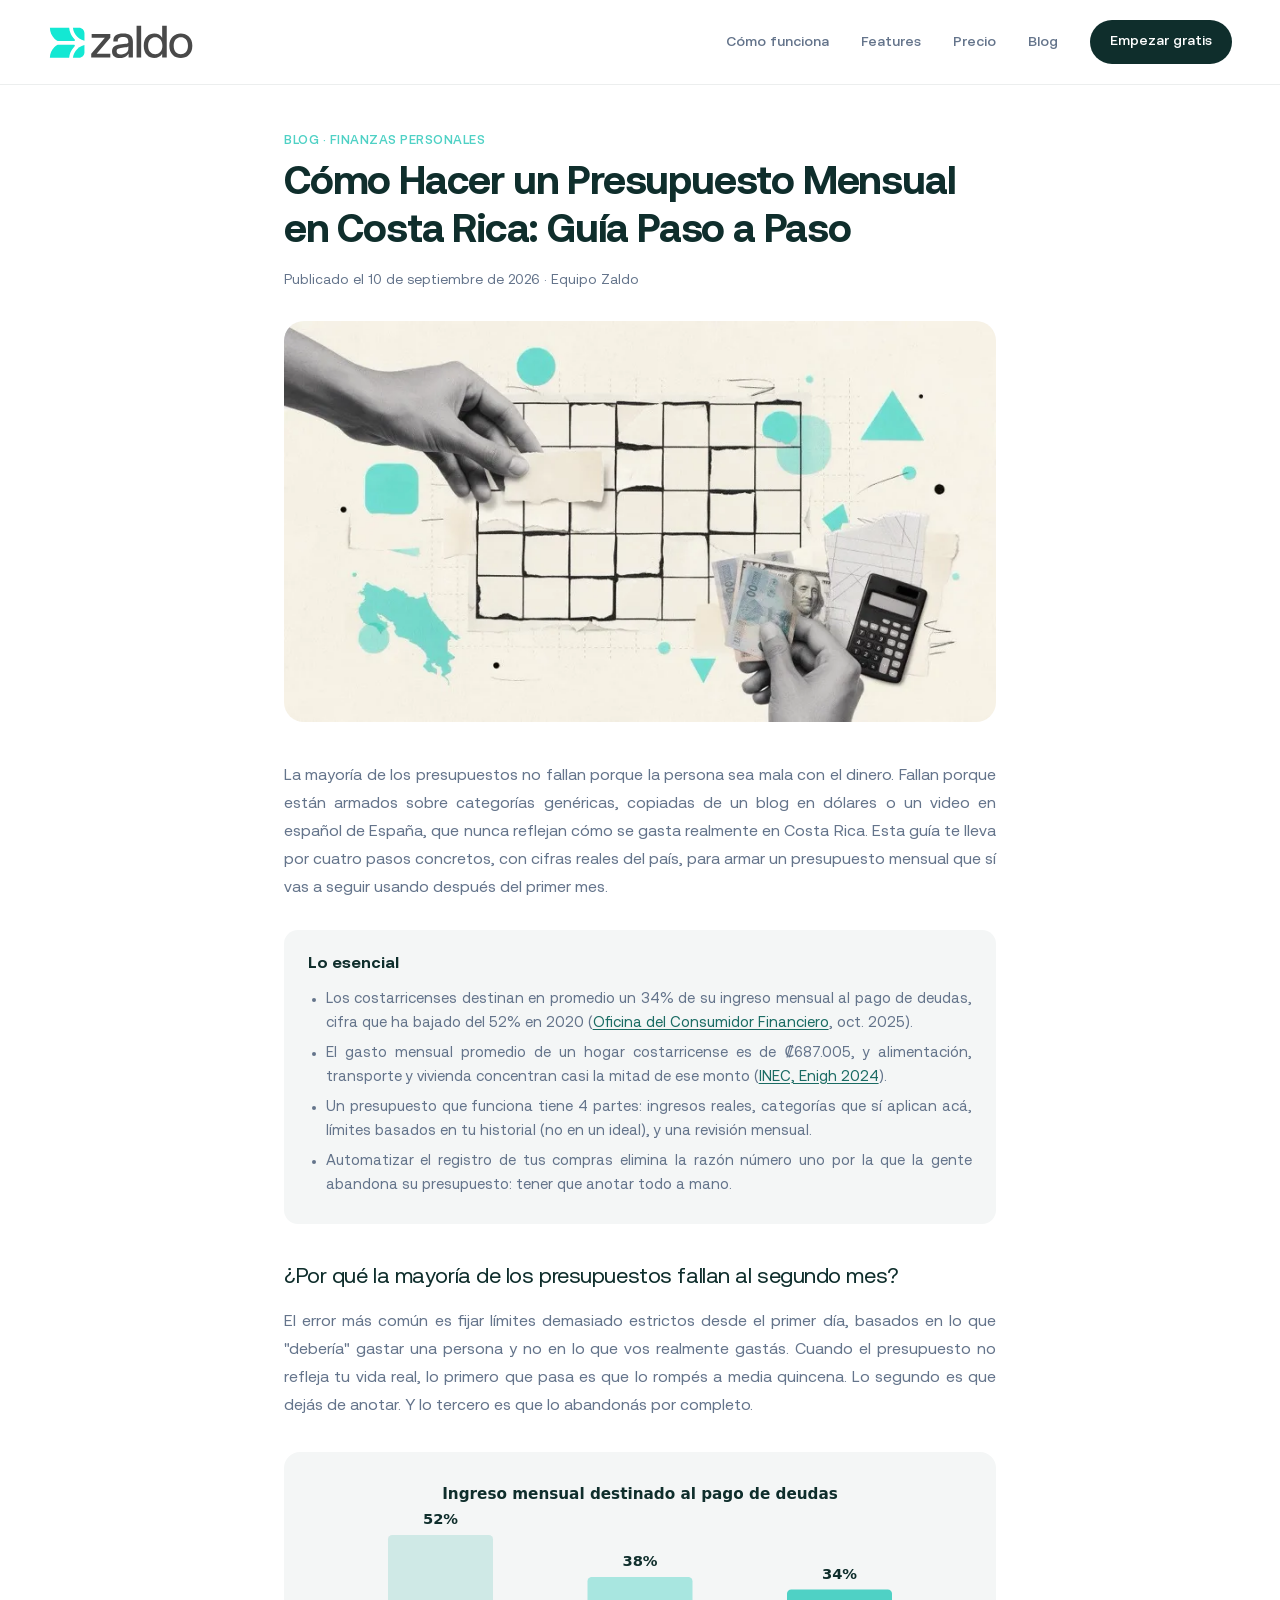
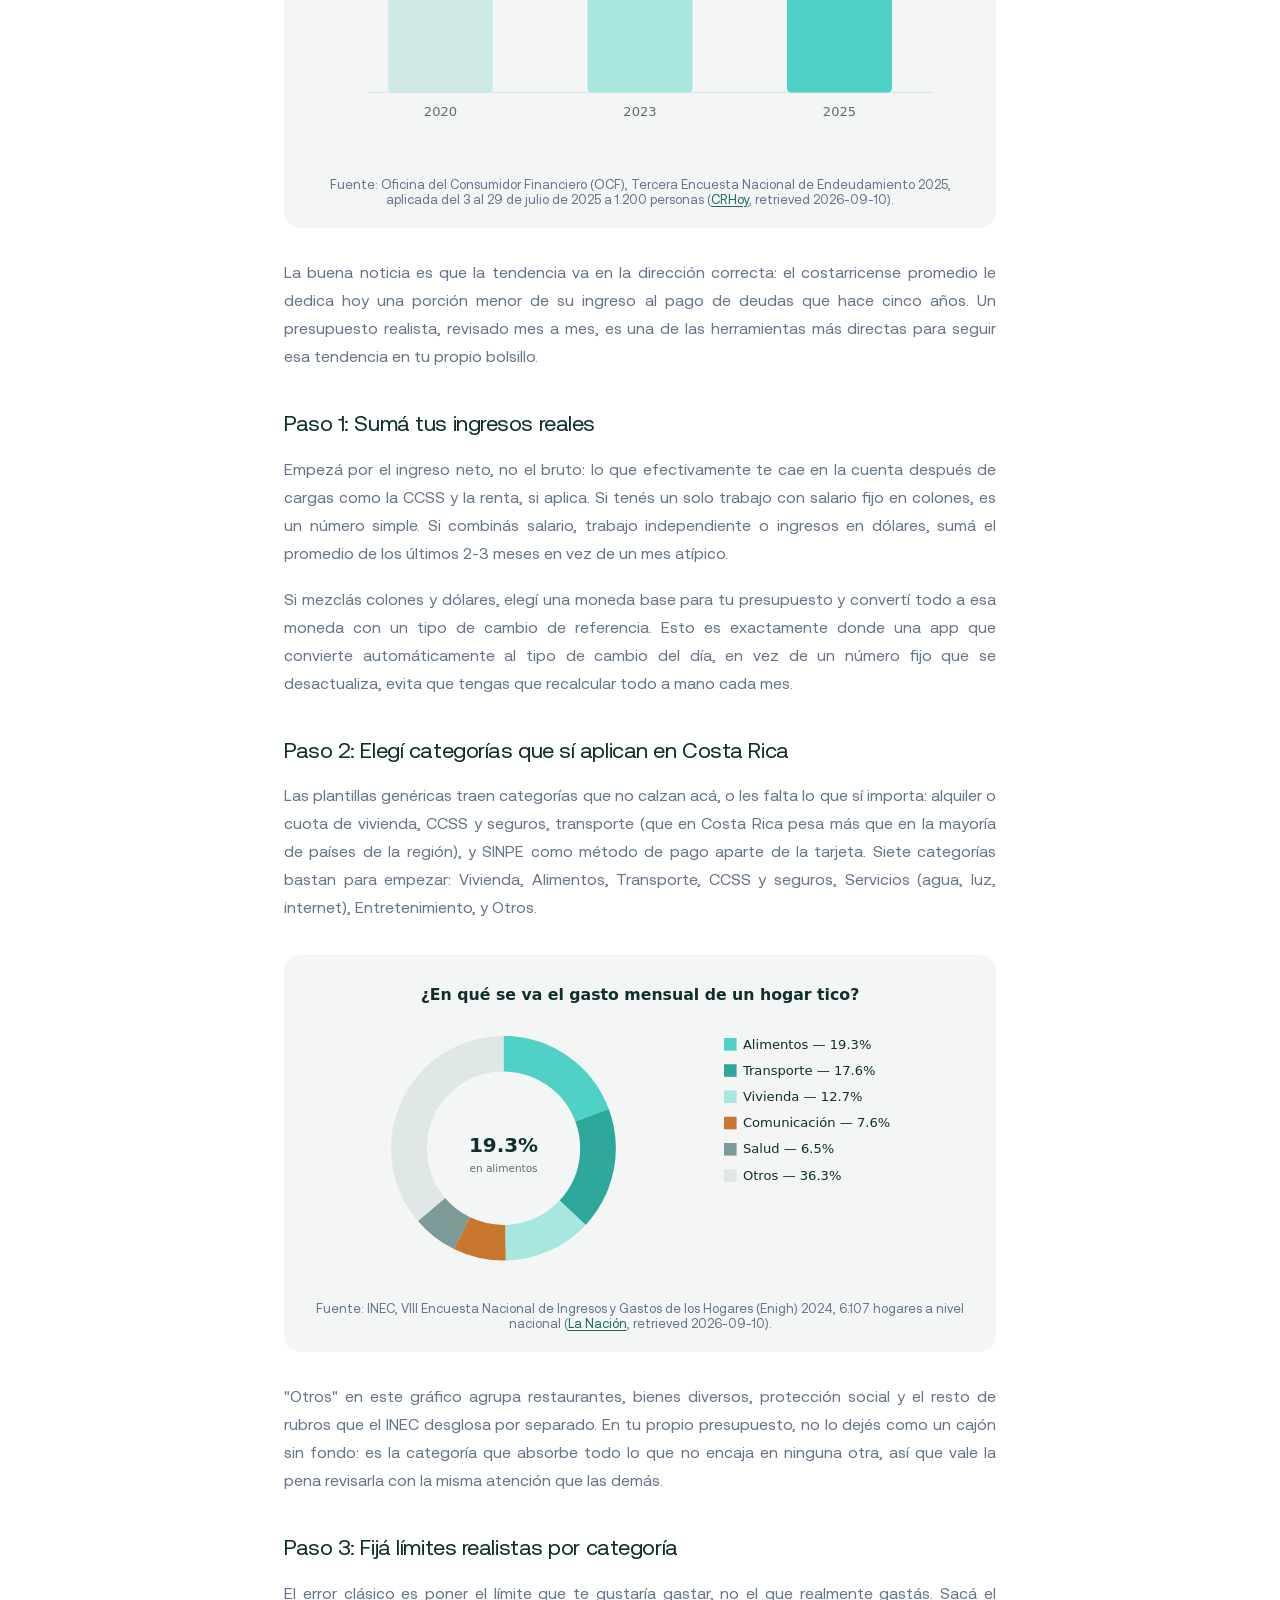
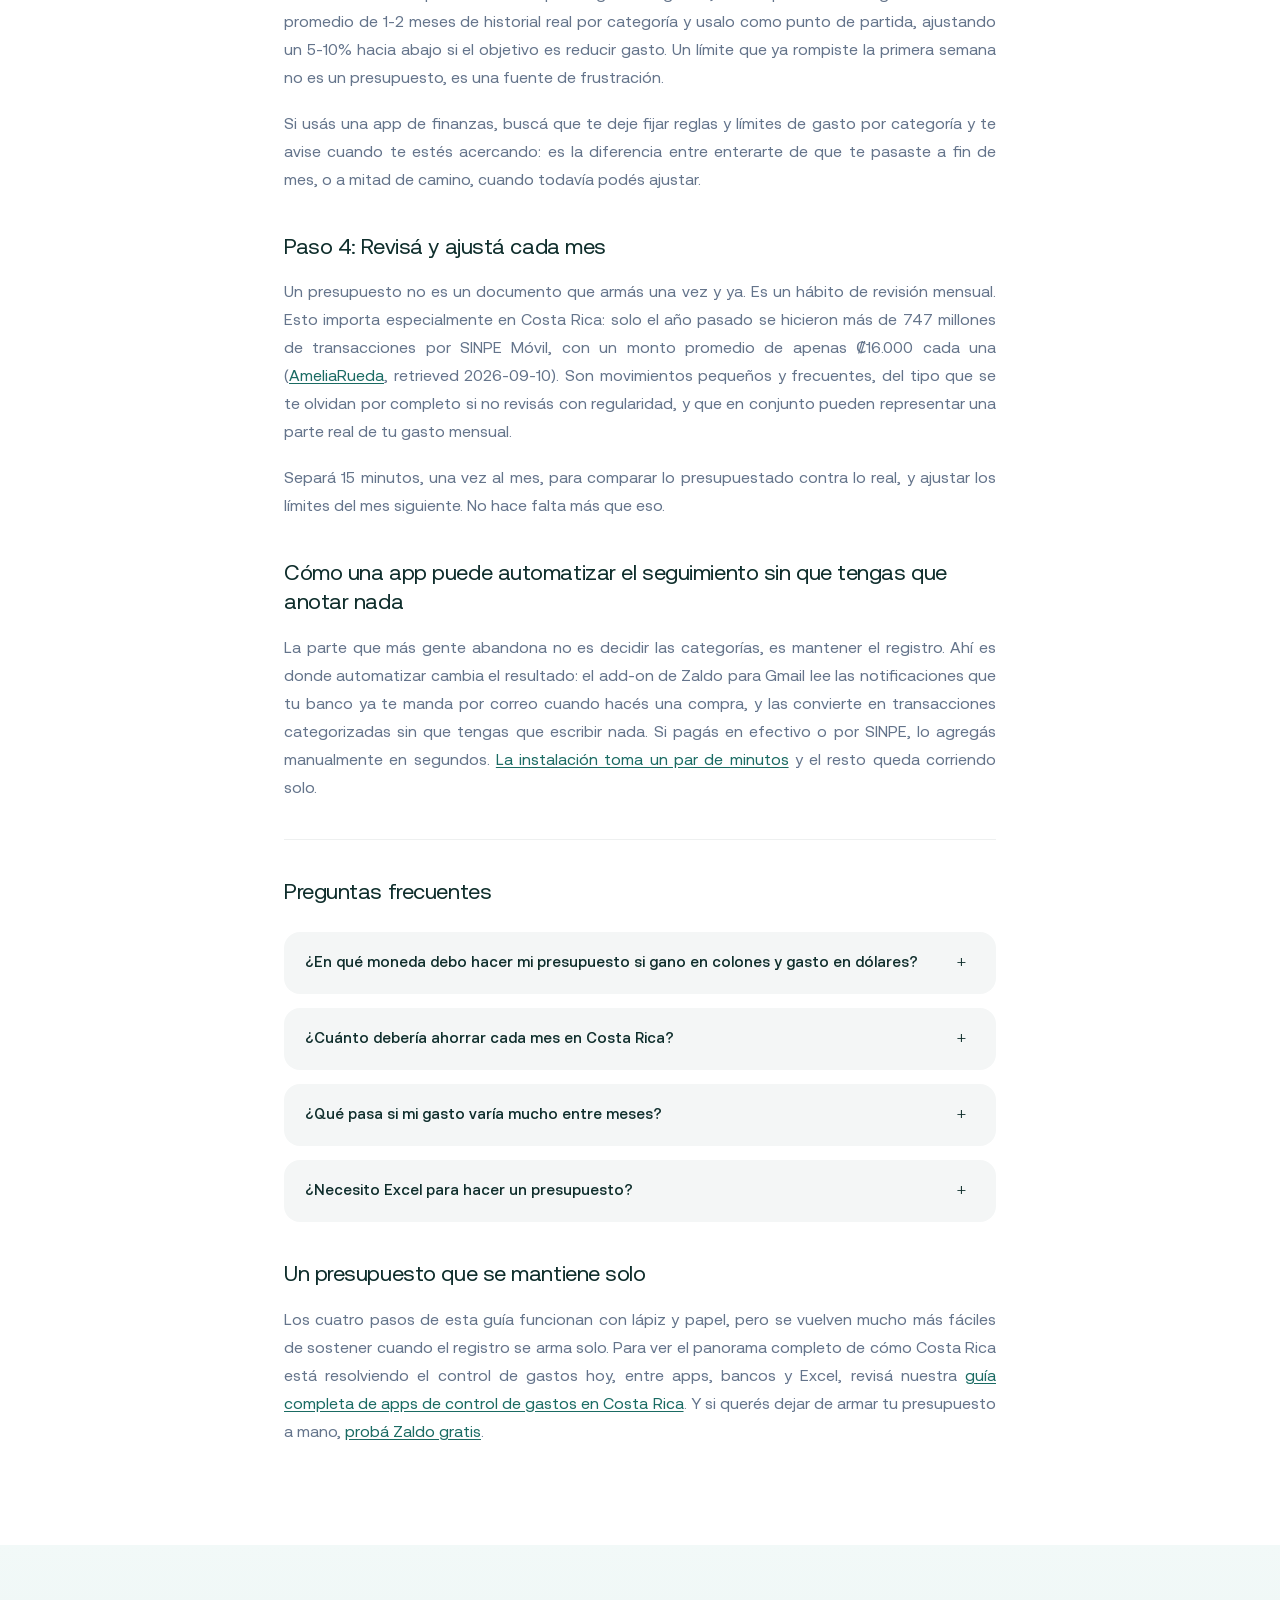
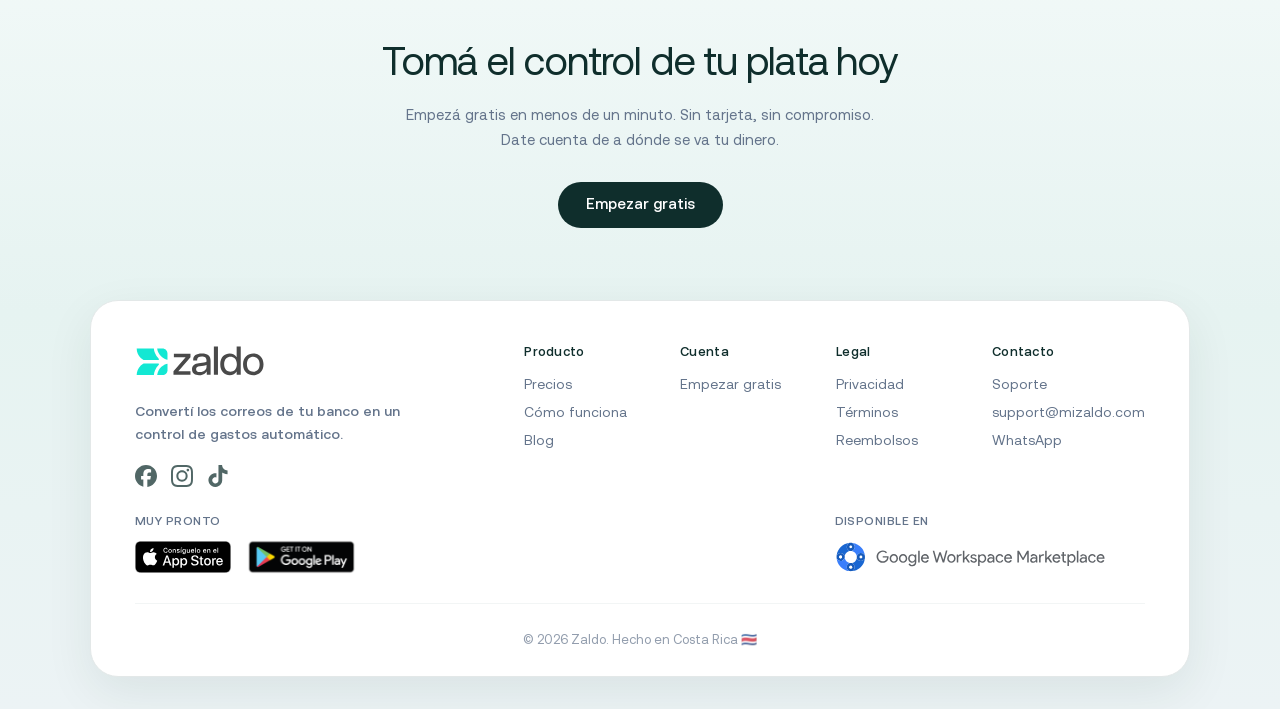
<file: blog/como-hacer-presupuesto-mensual-costa-rica/index.html>
<!DOCTYPE html>
<html lang="es">
<head>
  <meta charset="UTF-8">
  <meta name="viewport" content="width=device-width, initial-scale=1.0">
  <title>Cómo Hacer un Presupuesto Mensual en Costa Rica: Guía Paso a Paso | Zaldo</title>
  <meta name="description" content="Armá un presupuesto mensual realista en colones o dólares, con categorías que sí aplican en Costa Rica (CCSS, alquiler, SINPE). Guía práctica paso a paso.">
  <link rel="canonical" href="https://mizaldo.com/blog/como-hacer-presupuesto-mensual-costa-rica">
  <meta name="theme-color" content="#4FD1C5">

  <!-- Open Graph -->
  <meta property="og:type" content="article">
  <meta property="og:title" content="Cómo Hacer un Presupuesto Mensual en Costa Rica: Guía Paso a Paso">
  <meta property="og:description" content="Armá un presupuesto mensual realista en colones o dólares, con categorías que sí aplican en Costa Rica (CCSS, alquiler, SINPE). Guía práctica paso a paso.">
  <meta property="og:url" content="https://mizaldo.com/blog/como-hacer-presupuesto-mensual-costa-rica">
  <meta property="og:image" content="https://mizaldo.com/assets/img/como-hacer-presupuesto-mensual-costa-rica-og.jpg">
  <meta property="og:image:width" content="1200">
  <meta property="og:image:height" content="630">
  <meta property="og:image:type" content="image/jpeg">
  <meta property="og:image:alt" content="Ilustración tipo collage de un calendario mensual con categorías de presupuesto, colones, dólares y una calculadora, junto al mapa de Costa Rica">
  <meta property="og:locale" content="es_CR">
  <meta property="og:site_name" content="Zaldo">
  <meta property="article:published_time" content="2026-09-10">
  <meta property="article:modified_time" content="2026-09-10">

  <!-- Twitter Card -->
  <meta name="twitter:card" content="summary_large_image">
  <meta name="twitter:title" content="Cómo Hacer un Presupuesto Mensual en Costa Rica: Guía Paso a Paso">
  <meta name="twitter:description" content="Armá un presupuesto mensual realista en colones o dólares, con categorías que sí aplican en Costa Rica (CCSS, alquiler, SINPE). Guía práctica paso a paso.">
  <meta name="twitter:image" content="https://mizaldo.com/assets/img/como-hacer-presupuesto-mensual-costa-rica-og.jpg">
  <meta name="twitter:image:alt" content="Ilustración tipo collage de un calendario mensual con categorías de presupuesto, colones, dólares y una calculadora, junto al mapa de Costa Rica">

  <link rel="icon" href="/favicon.ico" sizes="any">
  <link rel="icon" type="image/png" sizes="512x512" href="/assets/icons/zaldo-favicon.png">
  <link rel="apple-touch-icon" href="/assets/icons/zaldo-favicon.png">
  <style>
@font-face{font-family:'Aeonik Pro';src:url('/assets/aeonik-pro/aeonik-regular.woff2') format('woff2'),url('/assets/aeonik-pro/aeonik-regular.woff') format('woff');font-weight:400;font-style:normal;font-display:swap}
@font-face{font-family:'Aeonik Pro';src:url('/assets/aeonik-pro/aeonik-medium.woff2') format('woff2'),url('/assets/aeonik-pro/aeonik-medium.woff') format('woff');font-weight:600;font-style:normal;font-display:swap}
@font-face{font-family:'Aeonik Pro';src:url('/assets/aeonik-pro/aeonik-bold.woff2') format('woff2'),url('/assets/aeonik-pro/aeonik-bold.woff') format('woff');font-weight:700;font-style:normal;font-display:swap}
*,*::before,*::after{box-sizing:border-box;margin:0;padding:0}
:root{--teal:#4FD1C5;--teal-dark:#1a6b63;--heading-dark:#0f2e2c;--text-body:#64748b;--radius-pill:9999px;--surface:#fff;--card-bg:#f4f6f6}
body{font-family:'Aeonik Pro',system-ui,sans-serif;background:var(--surface);color:var(--heading-dark);min-height:100vh;-webkit-font-smoothing:antialiased}
.legal-page{min-height:100vh;display:flex;flex-direction:column;background:var(--surface)}
.page-header{background:var(--surface);border-bottom:1px solid rgba(15,46,44,.08)}
.nav{position:relative;z-index:10;display:flex;justify-content:space-between;align-items:center;padding:1.25rem 3rem;max-width:1280px;width:100%;margin:0 auto}
.logo{display:inline-flex;align-items:center;text-decoration:none}
.logo-img,.nav .logo-img{width:auto;display:block}
.nav .logo-img{height:clamp(1.75rem,2.8vw,2.25rem)}
.nav-actions{display:flex;align-items:center;gap:2rem}
.nav-links{display:flex;gap:2rem;list-style:none}
.nav-links a{color:var(--text-body);text-decoration:none;font-size:.875rem;font-weight:500}
.nav-cta{display:flex;align-items:center}
.nav-toggle,.nav-overlay{display:none}
.btn{display:inline-flex;align-items:center;justify-content:center;padding:.625rem 1.25rem;min-height:2.75rem;border-radius:var(--radius-pill);font-family:inherit;font-size:.875rem;font-weight:600;line-height:1;text-decoration:none;border:none;cursor:pointer;white-space:nowrap}
.btn--dark{background:#0F2E2C;color:#fff}
@media(max-width:768px){.nav{padding:1rem 1.5rem;z-index:200}.nav .logo-img{height:1.75rem}.nav-toggle{display:flex;flex-direction:column;justify-content:center;align-items:center;gap:5px;width:2.75rem;height:2.75rem;margin-left:auto;padding:0;border:none;background:transparent;cursor:pointer;z-index:202}.nav-toggle-bar{display:block;width:1.375rem;height:2px;background:var(--heading-dark);border-radius:1px}.nav-actions{position:fixed;top:0;right:0;width:min(100%,18.75rem);height:100dvh;flex-direction:column;align-items:stretch;padding:5rem 1.5rem 2rem;background:var(--surface);transform:translateX(100%);z-index:201}.nav-links{flex-direction:column;gap:0;width:100%}.nav-links a{display:block;padding:1rem 0;font-size:1rem}.nav-cta{flex-direction:column;width:100%;margin-top:1.5rem}.nav-cta .btn{width:100%;justify-content:center}}
  </style>
  <link rel="preload" as="image" href="/assets/img/como-hacer-presupuesto-mensual-costa-rica.webp" imagesrcset="/assets/img/como-hacer-presupuesto-mensual-costa-rica-800.webp 800w, /assets/img/como-hacer-presupuesto-mensual-costa-rica.webp 1600w" imagesizes="(max-width: 760px) 100vw, 760px" fetchpriority="high">
  <link rel="preload" as="style" href="/assets/css/styles.css">
  <link rel="stylesheet" href="/assets/css/styles.css" media="print" onload="this.media='all'">
  <noscript><link rel="stylesheet" href="/assets/css/styles.css"></noscript>

  <script type="application/ld+json">
  {
    "@context": "https://schema.org",
    "@type": "Article",
    "headline": "Cómo Hacer un Presupuesto Mensual en Costa Rica: Guía Paso a Paso",
    "description": "Armá un presupuesto mensual realista en colones o dólares, con categorías que sí aplican en Costa Rica (CCSS, alquiler, SINPE). Guía práctica paso a paso.",
    "image": [
      {
        "@type": "ImageObject",
        "url": "https://mizaldo.com/assets/img/como-hacer-presupuesto-mensual-costa-rica.webp",
        "width": 1600,
        "height": 900,
        "caption": "Ilustración tipo collage de un calendario mensual con categorías de presupuesto, colones, dólares y una calculadora, junto al mapa de Costa Rica"
      },
      "https://mizaldo.com/assets/img/como-hacer-presupuesto-mensual-costa-rica-og.jpg"
    ],
    "datePublished": "2026-09-10",
    "dateModified": "2026-09-10",
    "inLanguage": "es-CR",
    "author": { "@type": "Organization", "name": "Zaldo Costa Rica", "alternateName": "Zaldo", "url": "https://mizaldo.com/" },
    "publisher": {
      "@type": "Organization",
      "name": "Zaldo Costa Rica",
      "alternateName": "Zaldo",
      "url": "https://mizaldo.com/",
      "logo": { "@type": "ImageObject", "url": "https://mizaldo.com/assets/zaldo-logo-v1.svg" },
      "areaServed": { "@type": "Country", "name": "Costa Rica" }
    },
    "mainEntityOfPage": { "@type": "WebPage", "@id": "https://mizaldo.com/blog/como-hacer-presupuesto-mensual-costa-rica" }
  }
  </script>

  <script type="application/ld+json">
  {
    "@context": "https://schema.org",
    "@type": "BreadcrumbList",
    "itemListElement": [
      { "@type": "ListItem", "position": 1, "name": "Inicio", "item": "https://mizaldo.com/" },
      { "@type": "ListItem", "position": 2, "name": "Blog", "item": "https://mizaldo.com/blog" },
      { "@type": "ListItem", "position": 3, "name": "Cómo Hacer un Presupuesto Mensual en Costa Rica", "item": "https://mizaldo.com/blog/como-hacer-presupuesto-mensual-costa-rica" }
    ]
  }
  </script>

  <script type="application/ld+json">
  {
    "@context": "https://schema.org",
    "@type": "FAQPage",
    "mainEntity": [
      {
        "@type": "Question",
        "name": "¿En qué moneda debo hacer mi presupuesto si gano en colones y gasto en dólares?",
        "acceptedAnswer": { "@type": "Answer", "text": "Elegí una moneda base (normalmente la de tus ingresos principales) y convertí todo a esa moneda con un tipo de cambio de referencia. Una app que convierte automáticamente al tipo de cambio del día, como Zaldo, evita que tengas que recalcular esto a mano cada vez." }
      },
      {
        "@type": "Question",
        "name": "¿Cuánto debería ahorrar cada mes en Costa Rica?",
        "acceptedAnswer": { "@type": "Answer", "text": "No hay un número universal: depende de tu deuda actual, tus ingresos y tus metas. Como punto de partida realista, apuntá a destinar entre un 10% y un 20% de tu ingreso neto al ahorro, y ajustalo con el tiempo según lo que tu presupuesto real te permita." }
      },
      {
        "@type": "Question",
        "name": "¿Qué pasa si mi gasto varía mucho entre meses?",
        "acceptedAnswer": { "@type": "Answer", "text": "Es normal, sobre todo en categorías como transporte o salud. Usá el promedio de 2-3 meses de historial real para fijar el límite, no el mes más bajo, y dejá un margen dentro de 'Otros' para imprevistos en vez de tratar cada categoría como un tope rígido." }
      },
      {
        "@type": "Question",
        "name": "¿Necesito Excel para hacer un presupuesto?",
        "acceptedAnswer": { "@type": "Answer", "text": "No. Excel funciona, pero exige que anotés cada gasto a mano todos los meses, que es la razón por la que la mayoría de la gente lo abandona. Una app que lee las notificaciones de tu banco, como el add-on de Zaldo para Gmail, arma ese registro por vos." }
      }
    ]
  }
  </script>

  <!-- Meta Pixel Code -->
  <script async src="/assets/js/meta-pixel.js"></script>
  <noscript><img height="1" width="1" style="display:none"
  src="https://www.facebook.com/tr?id=1056531280575934&ev=PageView&noscript=1"
  /></noscript>
  <!-- End Meta Pixel Code -->
  <script src="/assets/js/main.js" async></script>
</head>
<body class="legal-page">
  <header class="page-header">
    <div class="nav">
      <a href="../../index.html" class="logo" aria-label="Zaldo — inicio">
        <img src="../../assets/zaldo-logo-v1.svg" alt="Zaldo" class="logo-img" width="511" height="195" decoding="async">
      </a>
      <button type="button" class="nav-toggle" aria-expanded="false" aria-controls="nav-menu" aria-label="Abrir menú">
        <span class="nav-toggle-bar" aria-hidden="true"></span>
        <span class="nav-toggle-bar" aria-hidden="true"></span>
        <span class="nav-toggle-bar" aria-hidden="true"></span>
      </button>
      <div class="nav-overlay" aria-hidden="true"></div>
      <div class="nav-actions" id="nav-menu">
        <nav aria-label="Principal">
          <ul class="nav-links">
            <li><a href="../../index.html#how-it-works">Cómo funciona</a></li>
            <li><a href="../../index.html#app-tour">Features</a></li>
            <li><a href="../../index.html#pricing">Precio</a></li>
            <li><a href="/blog" aria-current="page">Blog</a></li>
          </ul>
        </nav>
        <div class="nav-cta">
          <a href="https://app.mizaldo.com/login" class="btn btn--dark">
            <span>Empezar gratis</span>
          </a>
        </div>
      </div>
    </div>
  </header>

  <main class="blog-post-main">
    <article>
      <header class="blog-post-header">
        <p class="section-eyebrow">Blog · Finanzas personales</p>
        <h1>Cómo Hacer un Presupuesto Mensual en Costa Rica: Guía Paso a Paso</h1>
        <p class="blog-post-meta">Publicado el 10 de septiembre de 2026 · Equipo Zaldo</p>
      </header>

      <img
        src="/assets/img/como-hacer-presupuesto-mensual-costa-rica.webp"
        srcset="/assets/img/como-hacer-presupuesto-mensual-costa-rica-800.webp 800w, /assets/img/como-hacer-presupuesto-mensual-costa-rica.webp 1600w"
        sizes="(max-width: 760px) 100vw, 760px"
        alt="Ilustración tipo collage de un calendario mensual con categorías de presupuesto, colones, dólares y una calculadora, junto al mapa de Costa Rica"
        width="1600"
        height="900"
        class="blog-post-cover"
        fetchpriority="high"
        decoding="async"
      >

      <div class="blog-post-body">
        <p>La mayoría de los presupuestos no fallan porque la persona sea mala con el dinero. Fallan porque están armados sobre categorías genéricas, copiadas de un blog en dólares o un video en español de España, que nunca reflejan cómo se gasta realmente en Costa Rica. Esta guía te lleva por cuatro pasos concretos, con cifras reales del país, para armar un presupuesto mensual que sí vas a seguir usando después del primer mes.</p>

        <div class="callout">
          <p>Lo esencial</p>
          <ul>
            <li>Los costarricenses destinan en promedio un 34% de su ingreso mensual al pago de deudas, cifra que ha bajado del 52% en 2020 (<a href="https://crhoy.com/economia/encuesta-costarricenses-destinan-en-promedio-el-34-de-su-ingreso-mensual-para-pagar-deudas/" target="_blank" rel="noopener noreferrer">Oficina del Consumidor Financiero</a>, oct. 2025).</li>
            <li>El gasto mensual promedio de un hogar costarricense es de ₡687.005, y alimentación, transporte y vivienda concentran casi la mitad de ese monto (<a href="https://www.nacion.com/economia/gasto-mensual-de-hogares-en-costa-rica-crecio-18/UARFCDU6ZBG2FASWRONVRPXVRE/story/" target="_blank" rel="noopener noreferrer">INEC, Enigh 2024</a>).</li>
            <li>Un presupuesto que funciona tiene 4 partes: ingresos reales, categorías que sí aplican acá, límites basados en tu historial (no en un ideal), y una revisión mensual.</li>
            <li>Automatizar el registro de tus compras elimina la razón número uno por la que la gente abandona su presupuesto: tener que anotar todo a mano.</li>
          </ul>
        </div>

        <h2>¿Por qué la mayoría de los presupuestos fallan al segundo mes?</h2>
        <p>El error más común es fijar límites demasiado estrictos desde el primer día, basados en lo que "debería" gastar una persona y no en lo que vos realmente gastás. Cuando el presupuesto no refleja tu vida real, lo primero que pasa es que lo rompés a media quincena. Lo segundo es que dejás de anotar. Y lo tercero es que lo abandonás por completo.</p>

        <figure>
          <svg viewBox="0 0 640 280" xmlns="http://www.w3.org/2000/svg" role="img" aria-label="Gráfico de barras: porcentaje del ingreso mensual destinado al pago de deudas en Costa Rica, 2020, 2023 y 2025">
            <text x="320" y="26" text-anchor="middle" font-family="system-ui,sans-serif" font-size="14.5" font-weight="700" fill="#0f2e2c">Ingreso mensual destinado al pago de deudas</text>
            <line x1="60" y1="210" x2="600" y2="210" stroke="#dfe8e6" stroke-width="1.5"/>
            <rect x="80" y="60" width="100" height="150" rx="4" fill="#cfe9e6"/>
            <text x="130" y="50" text-anchor="middle" font-family="system-ui,sans-serif" font-size="14" font-weight="700" fill="#0f2e2c">52%</text>
            <text x="130" y="232" text-anchor="middle" font-family="system-ui,sans-serif" font-size="12.5" fill="#5c716f">2020</text>
            <rect x="270" y="100" width="100" height="110" rx="4" fill="#a8e6e0"/>
            <text x="320" y="90" text-anchor="middle" font-family="system-ui,sans-serif" font-size="14" font-weight="700" fill="#0f2e2c">38%</text>
            <text x="320" y="232" text-anchor="middle" font-family="system-ui,sans-serif" font-size="12.5" fill="#5c716f">2023</text>
            <rect x="460" y="112" width="100" height="98" rx="4" fill="#4FD1C5"/>
            <text x="510" y="102" text-anchor="middle" font-family="system-ui,sans-serif" font-size="14" font-weight="700" fill="#0f2e2c">34%</text>
            <text x="510" y="232" text-anchor="middle" font-family="system-ui,sans-serif" font-size="12.5" fill="#5c716f">2025</text>
          </svg>
          <figcaption>Fuente: Oficina del Consumidor Financiero (OCF), Tercera Encuesta Nacional de Endeudamiento 2025, aplicada del 3 al 29 de julio de 2025 a 1.200 personas (<a href="https://crhoy.com/economia/encuesta-costarricenses-destinan-en-promedio-el-34-de-su-ingreso-mensual-para-pagar-deudas/" target="_blank" rel="noopener noreferrer">CRHoy</a>, retrieved 2026-09-10).</figcaption>
        </figure>
        <p>La buena noticia es que la tendencia va en la dirección correcta: el costarricense promedio le dedica hoy una porción menor de su ingreso al pago de deudas que hace cinco años. Un presupuesto realista, revisado mes a mes, es una de las herramientas más directas para seguir esa tendencia en tu propio bolsillo.</p>

        <h2>Paso 1: Sumá tus ingresos reales</h2>
        <p>Empezá por el ingreso neto, no el bruto: lo que efectivamente te cae en la cuenta después de cargas como la CCSS y la renta, si aplica. Si tenés un solo trabajo con salario fijo en colones, es un número simple. Si combinás salario, trabajo independiente o ingresos en dólares, sumá el promedio de los últimos 2-3 meses en vez de un mes atípico.</p>
        <p>Si mezclás colones y dólares, elegí una moneda base para tu presupuesto y convertí todo a esa moneda con un tipo de cambio de referencia. Esto es exactamente donde una app que convierte automáticamente al tipo de cambio del día, en vez de un número fijo que se desactualiza, evita que tengas que recalcular todo a mano cada mes.</p>

        <h2>Paso 2: Elegí categorías que sí aplican en Costa Rica</h2>
        <p>Las plantillas genéricas traen categorías que no calzan acá, o les falta lo que sí importa: alquiler o cuota de vivienda, CCSS y seguros, transporte (que en Costa Rica pesa más que en la mayoría de países de la región), y SINPE como método de pago aparte de la tarjeta. Siete categorías bastan para empezar: Vivienda, Alimentos, Transporte, CCSS y seguros, Servicios (agua, luz, internet), Entretenimiento, y Otros.</p>

        <figure>
          <svg viewBox="0 0 640 300" xmlns="http://www.w3.org/2000/svg" role="img" aria-label="Gráfico de dona: distribución del gasto mensual de los hogares costarricenses por categoría">
            <text x="320" y="24" text-anchor="middle" font-family="system-ui,sans-serif" font-size="15" font-weight="700" fill="#0f2e2c">¿En qué se va el gasto mensual de un hogar tico?</text>
            <g transform="translate(190,165)">
              <circle r="90" fill="none" stroke="#eef4f3" stroke-width="34"/>
              <circle r="90" fill="none" stroke="#4FD1C5" stroke-width="34" stroke-dasharray="109.1 456.4" transform="rotate(-90)"/>
              <circle r="90" fill="none" stroke="#2fa89c" stroke-width="34" stroke-dasharray="99.5 466.0" stroke-dashoffset="-109.1" transform="rotate(-90)"/>
              <circle r="90" fill="none" stroke="#a8e6e0" stroke-width="34" stroke-dasharray="71.8 493.7" stroke-dashoffset="-208.6" transform="rotate(-90)"/>
              <circle r="90" fill="none" stroke="#c9762f" stroke-width="34" stroke-dasharray="43.0 522.5" stroke-dashoffset="-280.4" transform="rotate(-90)"/>
              <circle r="90" fill="none" stroke="#7c9a98" stroke-width="34" stroke-dasharray="36.7 528.8" stroke-dashoffset="-323.4" transform="rotate(-90)"/>
              <circle r="90" fill="none" stroke="#dfe8e6" stroke-width="34" stroke-dasharray="205.4 360.1" stroke-dashoffset="-360.1" transform="rotate(-90)"/>
              <text x="0" y="4" text-anchor="middle" font-family="system-ui,sans-serif" font-size="19" font-weight="700" fill="#0f2e2c">19.3%</text>
              <text x="0" y="23" text-anchor="middle" font-family="system-ui,sans-serif" font-size="10" fill="#5c716f">en alimentos</text>
            </g>
            <g font-family="system-ui,sans-serif" font-size="12.5" fill="#0f2e2c">
              <rect x="400" y="60" width="12" height="12" fill="#4FD1C5"/>
              <text x="418" y="70">Alimentos — 19.3%</text>
              <rect x="400" y="85" width="12" height="12" fill="#2fa89c"/>
              <text x="418" y="95">Transporte — 17.6%</text>
              <rect x="400" y="110" width="12" height="12" fill="#a8e6e0"/>
              <text x="418" y="120">Vivienda — 12.7%</text>
              <rect x="400" y="135" width="12" height="12" fill="#c9762f"/>
              <text x="418" y="145">Comunicación — 7.6%</text>
              <rect x="400" y="160" width="12" height="12" fill="#7c9a98"/>
              <text x="418" y="170">Salud — 6.5%</text>
              <rect x="400" y="185" width="12" height="12" fill="#dfe8e6"/>
              <text x="418" y="195">Otros — 36.3%</text>
            </g>
          </svg>
          <figcaption>Fuente: INEC, VIII Encuesta Nacional de Ingresos y Gastos de los Hogares (Enigh) 2024, 6.107 hogares a nivel nacional (<a href="https://www.nacion.com/economia/gasto-mensual-de-hogares-en-costa-rica-crecio-18/UARFCDU6ZBG2FASWRONVRPXVRE/story/" target="_blank" rel="noopener noreferrer">La Nación</a>, retrieved 2026-09-10).</figcaption>
        </figure>
        <p>"Otros" en este gráfico agrupa restaurantes, bienes diversos, protección social y el resto de rubros que el INEC desglosa por separado. En tu propio presupuesto, no lo dejés como un cajón sin fondo: es la categoría que absorbe todo lo que no encaja en ninguna otra, así que vale la pena revisarla con la misma atención que las demás.</p>

        <h2>Paso 3: Fijá límites realistas por categoría</h2>
        <p>El error clásico es poner el límite que te gustaría gastar, no el que realmente gastás. Sacá el promedio de 1-2 meses de historial real por categoría y usalo como punto de partida, ajustando un 5-10% hacia abajo si el objetivo es reducir gasto. Un límite que ya rompiste la primera semana no es un presupuesto, es una fuente de frustración.</p>
        <p>Si usás una app de finanzas, buscá que te deje fijar reglas y límites de gasto por categoría y te avise cuando te estés acercando: es la diferencia entre enterarte de que te pasaste a fin de mes, o a mitad de camino, cuando todavía podés ajustar.</p>

        <h2>Paso 4: Revisá y ajustá cada mes</h2>
        <p>Un presupuesto no es un documento que armás una vez y ya. Es un hábito de revisión mensual. Esto importa especialmente en Costa Rica: solo el año pasado se hicieron más de 747 millones de transacciones por SINPE Móvil, con un monto promedio de apenas ₡16.000 cada una (<a href="https://ameliarueda.com/noticia/usuarios-sinpe-movil-movilizaron-12.8-billones-2025-record-monto-numero-transacciones-noticias-costa-rica" target="_blank" rel="noopener noreferrer">AmeliaRueda</a>, retrieved 2026-09-10). Son movimientos pequeños y frecuentes, del tipo que se te olvidan por completo si no revisás con regularidad, y que en conjunto pueden representar una parte real de tu gasto mensual.</p>
        <p>Separá 15 minutos, una vez al mes, para comparar lo presupuestado contra lo real, y ajustar los límites del mes siguiente. No hace falta más que eso.</p>

        <h2>Cómo una app puede automatizar el seguimiento sin que tengas que anotar nada</h2>
        <p>La parte que más gente abandona no es decidir las categorías, es mantener el registro. Ahí es donde automatizar cambia el resultado: el add-on de Zaldo para Gmail lee las notificaciones que tu banco ya te manda por correo cuando hacés una compra, y las convierte en transacciones categorizadas sin que tengas que escribir nada. Si pagás en efectivo o por SINPE, lo agregás manualmente en segundos. <a href="/blog/guia-instalacion-zaldo">La instalación toma un par de minutos</a> y el resto queda corriendo solo.</p>

        <hr>

        <h2>Preguntas frecuentes</h2>
        <ul class="faq-list">
          <li class="faq-item">
            <h3><button type="button" class="faq-question" aria-expanded="false">
              <span>¿En qué moneda debo hacer mi presupuesto si gano en colones y gasto en dólares?</span>
              <span class="faq-icon" aria-hidden="true">+</span>
            </button></h3>
            <div class="faq-answer">
              <div class="faq-answer-inner">Elegí una moneda base (normalmente la de tus ingresos principales) y convertí todo a esa moneda con un tipo de cambio de referencia. Una app que convierte automáticamente al tipo de cambio del día, como Zaldo, evita que tengas que recalcular esto a mano cada vez.</div>
            </div>
          </li>
          <li class="faq-item">
            <h3><button type="button" class="faq-question" aria-expanded="false">
              <span>¿Cuánto debería ahorrar cada mes en Costa Rica?</span>
              <span class="faq-icon" aria-hidden="true">+</span>
            </button></h3>
            <div class="faq-answer">
              <div class="faq-answer-inner">No hay un número universal: depende de tu deuda actual, tus ingresos y tus metas. Como punto de partida realista, apuntá a destinar entre un 10% y un 20% de tu ingreso neto al ahorro, y ajustalo con el tiempo según lo que tu presupuesto real te permita.</div>
            </div>
          </li>
          <li class="faq-item">
            <h3><button type="button" class="faq-question" aria-expanded="false">
              <span>¿Qué pasa si mi gasto varía mucho entre meses?</span>
              <span class="faq-icon" aria-hidden="true">+</span>
            </button></h3>
            <div class="faq-answer">
              <div class="faq-answer-inner">Es normal, sobre todo en categorías como transporte o salud. Usá el promedio de 2-3 meses de historial real para fijar el límite, no el mes más bajo, y dejá un margen dentro de "Otros" para imprevistos en vez de tratar cada categoría como un tope rígido.</div>
            </div>
          </li>
          <li class="faq-item">
            <h3><button type="button" class="faq-question" aria-expanded="false">
              <span>¿Necesito Excel para hacer un presupuesto?</span>
              <span class="faq-icon" aria-hidden="true">+</span>
            </button></h3>
            <div class="faq-answer">
              <div class="faq-answer-inner">No. Excel funciona, pero exige que anotés cada gasto a mano todos los meses, que es la razón por la que la mayoría de la gente lo abandona. Una app que lee las notificaciones de tu banco, como el add-on de Zaldo para Gmail, arma ese registro por vos.</div>
            </div>
          </li>
        </ul>

        <h2>Un presupuesto que se mantiene solo</h2>
        <p>Los cuatro pasos de esta guía funcionan con lápiz y papel, pero se vuelven mucho más fáciles de sostener cuando el registro se arma solo. Para ver el panorama completo de cómo Costa Rica está resolviendo el control de gastos hoy, entre apps, bancos y Excel, revisá nuestra <a href="/blog/app-control-de-gastos-costa-rica">guía completa de apps de control de gastos en Costa Rica</a>. Y si querés dejar de armar tu presupuesto a mano, <a href="https://app.mizaldo.com/login">probá Zaldo gratis</a>.</p>
      </div>
    </article>
  </main>

  <div class="site-closing">
    <section class="cta-final" id="cta-final">
      <div class="cta-final-inner">
        <h2>Tomá el control de tu plata hoy</h2>
        <p>Empezá gratis en menos de un minuto. Sin tarjeta, sin compromiso.<br>Date cuenta de a dónde se va tu dinero.</p>
        <div class="cta-group">
          <a href="https://app.mizaldo.com/login" class="btn btn--dark">
            <span>Empezar gratis</span>
          </a>
        </div>
      </div>
    </section>

    <footer class="site-footer">
      <div class="site-footer-card">
        <div class="site-footer-main">
          <div class="site-footer-brand">
            <a href="../../index.html" class="site-footer-logo" aria-label="Zaldo — inicio">
              <img src="../../assets/zaldo-logo-v1.svg" alt="Zaldo" class="logo-img" width="511" height="195" decoding="async" loading="lazy">
            </a>
            <p class="site-footer-tagline">Convertí los correos de tu banco en un control de gastos automático.</p>
            <nav class="site-footer-social" aria-label="Redes sociales">
              <a href="https://www.facebook.com/profile.php?id=61590515493888" target="_blank" rel="noopener noreferrer" aria-label="Zaldo en Facebook">
                <svg viewBox="0 0 24 24" width="22" height="22" aria-hidden="true"><path fill="currentColor" d="M9.101 23.691v-7.98H6.627v-3.667h2.474v-1.58c0-4.085 1.848-5.978 5.858-5.978.401 0 .955.042 1.468.103a8.68 8.68 0 0 1 1.141.195v3.325a8.623 8.623 0 0 0-.653-.036 26.805 26.805 0 0 0-.733-.009c-.707 0-1.259.096-1.675.309a1.686 1.686 0 0 0-.679.622c-.258.42-.374.995-.374 1.752v1.297h3.919l-.386 2.103-.287 1.564h-3.246v8.245C19.396 23.238 24 18.179 24 12.044c0-6.627-5.373-12-12-12s-12 5.373-12 12c0 5.628 3.874 10.35 9.101 11.647Z"/></svg>
              </a>
              <a href="https://www.instagram.com/zaldoapp" target="_blank" rel="noopener noreferrer" aria-label="Zaldo en Instagram">
                <svg viewBox="0 0 24 24" width="22" height="22" aria-hidden="true"><path fill="currentColor" d="M7.0301.084c-1.2768.0602-2.1487.264-2.911.5634-.7888.3075-1.4575.72-2.1228 1.3877-.6652.6677-1.075 1.3368-1.3802 2.127-.2954.7638-.4956 1.6365-.552 2.914-.0564 1.2775-.0689 1.6882-.0626 4.947.0062 3.2586.0206 3.6671.0825 4.9473.061 1.2765.264 2.1482.5635 2.9107.308.7889.72 1.4573 1.388 2.1228.6679.6655 1.3365 1.0743 2.1285 1.38.7632.295 1.6361.4961 2.9134.552 1.2773.056 1.6884.069 4.9462.0627 3.2578-.0062 3.668-.0207 4.9478-.0814 1.28-.0607 2.147-.2652 2.9098-.5633.7889-.3086 1.4578-.72 2.1228-1.3881.665-.6682 1.0745-1.3378 1.3795-2.1284.2957-.7632.4966-1.636.552-2.9124.056-1.2809.0692-1.6898.063-4.948-.0063-3.2583-.021-3.6668-.0817-4.9465-.0607-1.2797-.264-2.1487-.5633-2.9117-.3084-.7889-.72-1.4568-1.3876-2.1228C21.2982 1.33 20.628.9208 19.8378.6165 19.074.321 18.2017.1197 16.9244.0645 15.6471.0093 15.236-.005 11.977.0014 8.718.0076 8.31.0215 7.0301.0839m.1402 21.6932c-1.17-.0509-1.8053-.2453-2.2287-.408-.5606-.216-.96-.4771-1.3819-.895-.422-.4178-.6811-.8186-.9-1.378-.1644-.4234-.3624-1.058-.4171-2.228-.0595-1.2645-.072-1.6442-.079-4.848-.007-3.2037.0053-3.583.0607-4.848.05-1.169.2456-1.805.408-2.2282.216-.5613.4762-.96.895-1.3816.4188-.4217.8184-.6814 1.3783-.9003.423-.1651 1.0575-.3614 2.227-.4171 1.2655-.06 1.6447-.072 4.848-.079 3.2033-.007 3.5835.005 4.8495.0608 1.169.0508 1.8053.2445 2.228.408.5608.216.96.4754 1.3816.895.4217.4194.6816.8176.9005 1.3787.1653.4217.3617 1.056.4169 2.2263.0602 1.2655.0739 1.645.0796 4.848.0058 3.203-.0055 3.5834-.061 4.848-.051 1.17-.245 1.8055-.408 2.2294-.216.5604-.4763.96-.8954 1.3814-.419.4215-.8181.6811-1.3783.9-.4224.1649-1.0577.3617-2.2262.4174-1.2656.0595-1.6448.072-4.8493.079-3.2045.007-3.5825-.006-4.848-.0608M16.953 5.5864A1.44 1.44 0 1 0 18.39 4.144a1.44 1.44 0 0 0-1.437 1.4424M5.8385 12.012c.0067 3.4032 2.7706 6.1557 6.173 6.1493 3.4026-.0065 6.157-2.7701 6.1506-6.1733-.0065-3.4032-2.771-6.1565-6.174-6.1498-3.403.0067-6.156 2.771-6.1496 6.1738M8 12.0077a4 4 0 1 1 4.008 3.9921A3.9996 3.9996 0 0 1 8 12.0077"/></svg>
              </a>
              <a href="https://www.tiktok.com/@juliancabadaweb" target="_blank" rel="noopener noreferrer" aria-label="Zaldo en TikTok">
                <svg viewBox="0 0 24 24" width="22" height="22" aria-hidden="true"><path fill="currentColor" d="M12.525.02c1.31-.02 2.61-.01 3.91-.02.08 1.53.63 3.09 1.75 4.17 1.12 1.11 2.7 1.62 4.24 1.79v4.03c-1.44-.05-2.89-.35-4.2-.97-.57-.26-1.1-.59-1.62-.93-.01 2.92.01 5.84-.02 8.75-.08 1.4-.54 2.79-1.35 3.94-1.31 1.92-3.58 3.17-5.91 3.21-1.43.08-2.86-.31-4.08-1.03-2.02-1.19-3.44-3.37-3.65-5.71-.02-.5-.03-1-.01-1.49.18-1.9 1.12-3.72 2.58-4.96 1.66-1.44 3.98-2.13 6.15-1.72.02 1.48-.04 2.96-.04 4.44-.99-.32-2.15-.23-3.02.37-.63.41-1.11 1.04-1.36 1.75-.21.51-.15 1.07-.14 1.61.24 1.64 1.82 3.02 3.5 2.87 1.12-.01 2.19-.66 2.77-1.61.19-.33.4-.67.41-1.06.1-1.79.06-3.57.07-5.36.01-4.03-.01-8.05.02-12.07z"/></svg>
              </a>
            </nav>
          </div>
          <div class="site-footer-columns">
            <div class="site-footer-col">
              <h3>Producto</h3>
              <ul>
                <li><a href="../../index.html#pricing">Precios</a></li>
                <li><a href="../../index.html#how-it-works">Cómo funciona</a></li>
                <li><a href="/blog">Blog</a></li>
              </ul>
            </div>
            <div class="site-footer-col">
              <h3>Cuenta</h3>
              <ul>
                <li><a href="https://app.mizaldo.com/login">Empezar gratis</a></li>
              </ul>
            </div>
            <div class="site-footer-col">
              <h3>Legal</h3>
              <ul>
                <li><a href="../../privacy-policy">Privacidad</a></li>
                <li><a href="../../terms-of-service">Términos</a></li>
                <li><a href="../../refund-and-cancellation-policy">Reembolsos</a></li>
              </ul>
            </div>
            <div class="site-footer-col">
              <h3>Contacto</h3>
              <ul>
                <li><a href="../../soporte">Soporte</a></li>
                <li><a href="mailto:support@mizaldo.com">support@mizaldo.com</a></li>
                <li><a href="https://wa.me/50671907650" target="_blank" rel="noopener noreferrer">WhatsApp</a></li>
              </ul>
            </div>
          </div>
        </div>        <div class="site-footer-stores">
          <div class="site-footer-stores-group">
            <span class="site-footer-stores-label">Muy pronto</span>
            <div class="site-footer-stores-badges">
              <img src="../../assets/AppStore.svg" alt="Próximamente en App Store" width="165" height="55" decoding="async" loading="lazy">
              <img src="../../assets/google-play.svg" alt="Próximamente en Google Play" width="195" height="60" decoding="async" loading="lazy">
            </div>
          </div>
          <div class="site-footer-stores-group">
            <span class="site-footer-stores-label">Disponible en</span>
            <a class="site-footer-marketplace" href="https://workspace.google.com/marketplace/app/zaldo/243367250792?flow_type=2" target="_blank" rel="noopener noreferrer">
              <img src="../../assets/google-workspace-marketplace-zaldo.svg" alt="Disponible en Google Workspace Marketplace" width="690" height="80" decoding="async" loading="lazy">
            </a>
          </div>
        </div>
<p class="site-footer-copy">© 2026 Zaldo. Hecho en Costa Rica 🇨🇷</p>
      </div>
    </footer>
  </div>
</body>
</html>
</file>
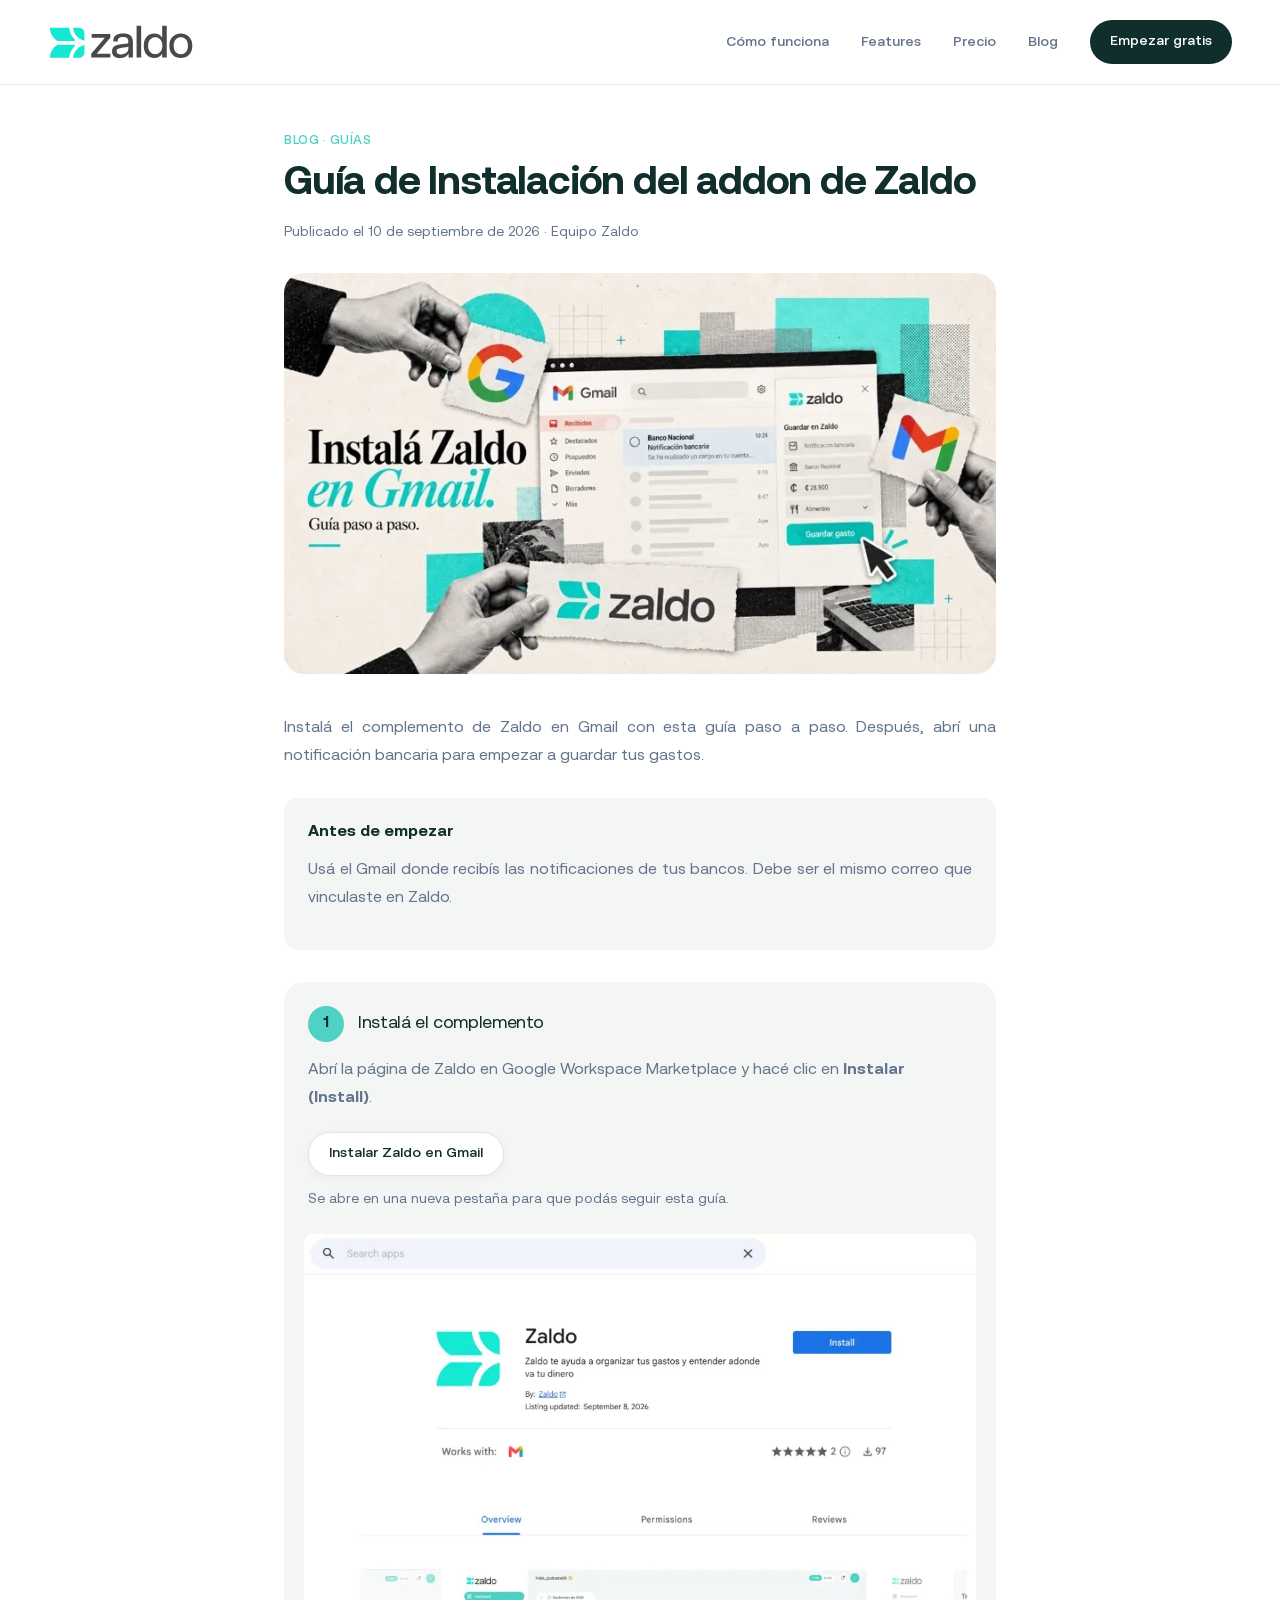
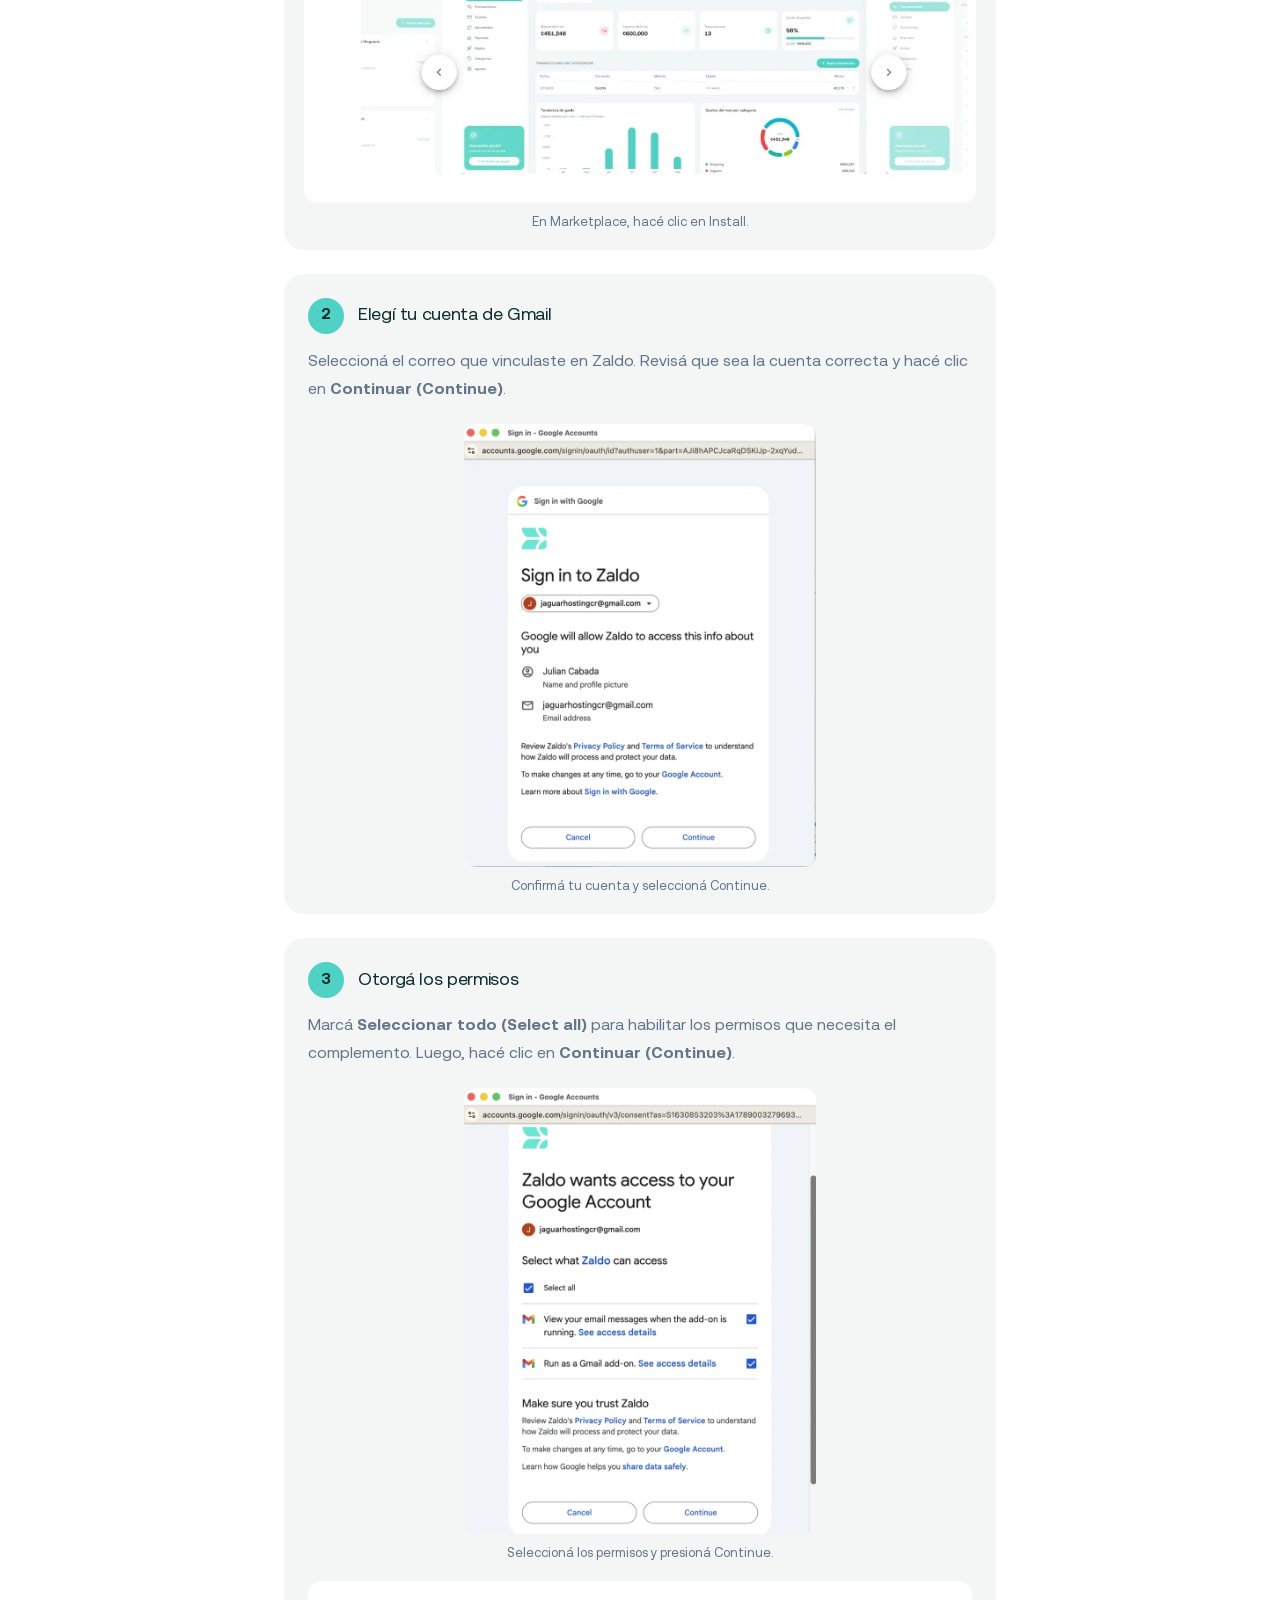
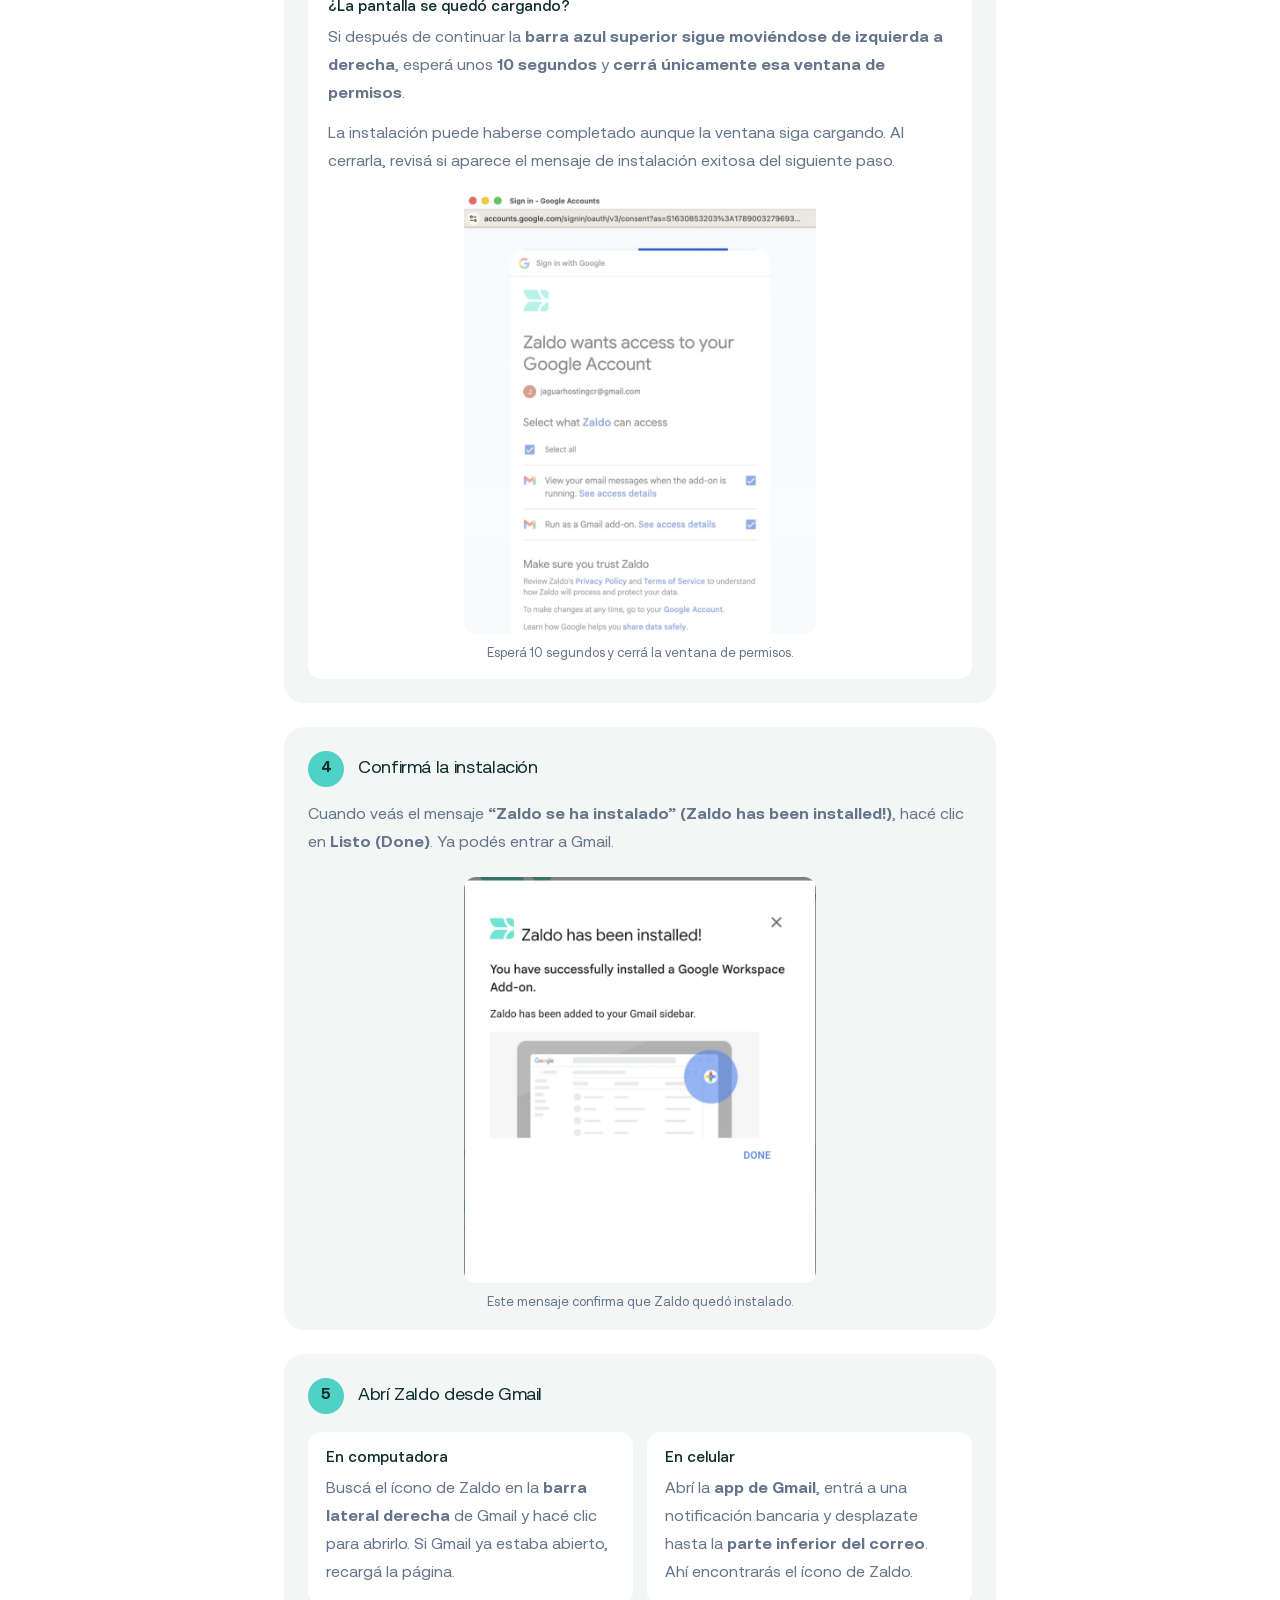
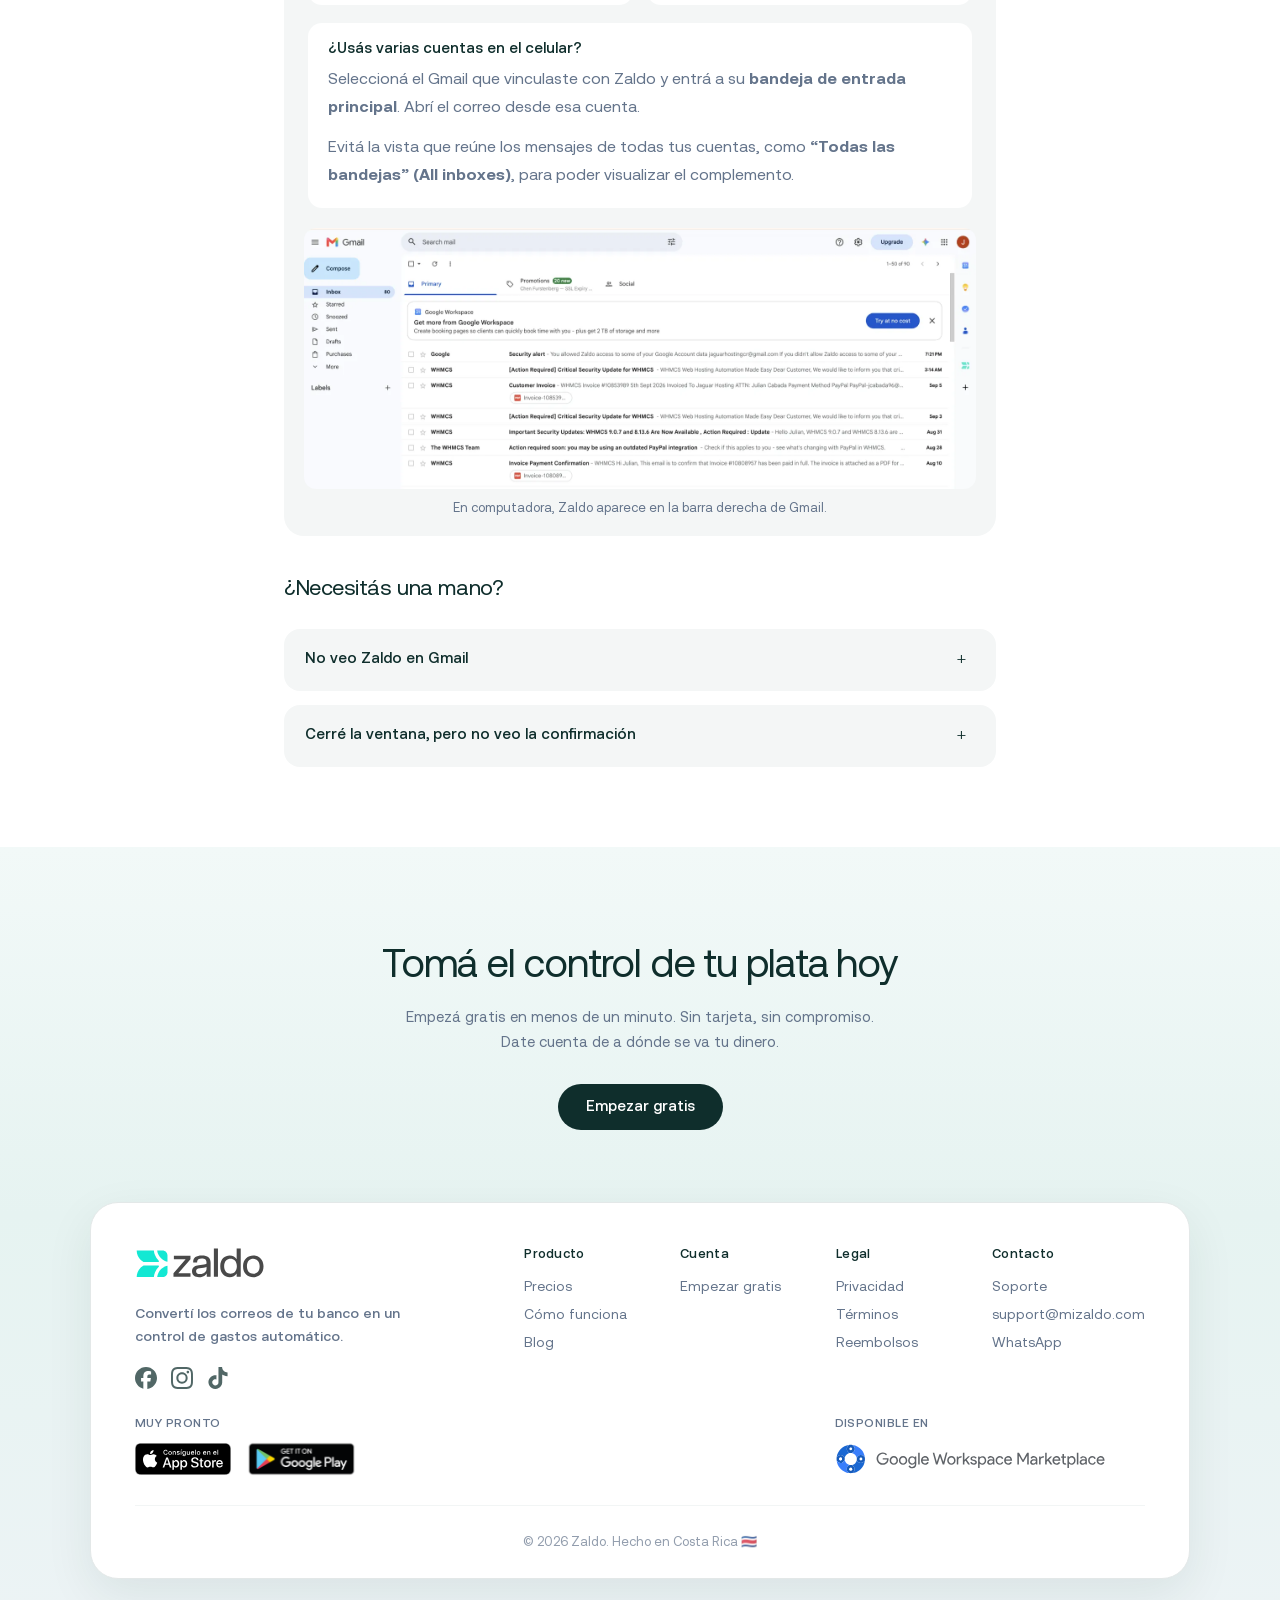
<file: blog/guia-instalacion-zaldo/index.html>
<!DOCTYPE html>
<html lang="es">
<head>
  <meta charset="UTF-8">
  <meta name="viewport" content="width=device-width, initial-scale=1.0">
  <title>Guía de Instalación del addon de Zaldo | Gmail</title>
  <meta name="description" content="Instalá el addon de Zaldo en Gmail paso a paso: Marketplace, permisos, confirmación y cómo abrirlo en computadora o celular.">
  <link rel="canonical" href="https://mizaldo.com/blog/guia-instalacion-zaldo">
  <meta name="theme-color" content="#4FD1C5">

  <!-- Open Graph -->
  <meta property="og:type" content="article">
  <meta property="og:title" content="Guía de Instalación del addon de Zaldo">
  <meta property="og:description" content="Instalá el addon de Zaldo en Gmail paso a paso: Marketplace, permisos, confirmación y cómo abrirlo en computadora o celular.">
  <meta property="og:url" content="https://mizaldo.com/blog/guia-instalacion-zaldo">
  <meta property="og:image" content="https://mizaldo.com/assets/img/guia-instalacion-zaldo-og.jpg">
  <meta property="og:image:width" content="1200">
  <meta property="og:image:height" content="630">
  <meta property="og:image:type" content="image/jpeg">
  <meta property="og:image:alt" content="Collage de instalación de Zaldo en Gmail con el addon abierto junto a una notificación bancaria">
  <meta property="og:locale" content="es_CR">
  <meta property="og:site_name" content="Zaldo Costa Rica">
  <meta property="article:published_time" content="2026-09-10">
  <meta property="article:modified_time" content="2026-09-10">

  <!-- Twitter Card -->
  <meta name="twitter:card" content="summary_large_image">
  <meta name="twitter:title" content="Guía de Instalación del addon de Zaldo">
  <meta name="twitter:description" content="Instalá el addon de Zaldo en Gmail paso a paso: Marketplace, permisos, confirmación y cómo abrirlo en computadora o celular.">
  <meta name="twitter:image" content="https://mizaldo.com/assets/img/guia-instalacion-zaldo-og.jpg">
  <meta name="twitter:image:alt" content="Collage de instalación de Zaldo en Gmail con el addon abierto junto a una notificación bancaria">

  <link rel="icon" href="/favicon.ico" sizes="any">
  <link rel="icon" type="image/png" sizes="512x512" href="/assets/icons/zaldo-favicon.png">
  <link rel="apple-touch-icon" href="/assets/icons/zaldo-favicon.png">
  <style>
@font-face{font-family:'Aeonik Pro';src:url('/assets/aeonik-pro/aeonik-regular.woff2') format('woff2'),url('/assets/aeonik-pro/aeonik-regular.woff') format('woff');font-weight:400;font-style:normal;font-display:swap}
@font-face{font-family:'Aeonik Pro';src:url('/assets/aeonik-pro/aeonik-medium.woff2') format('woff2'),url('/assets/aeonik-pro/aeonik-medium.woff') format('woff');font-weight:600;font-style:normal;font-display:swap}
@font-face{font-family:'Aeonik Pro';src:url('/assets/aeonik-pro/aeonik-bold.woff2') format('woff2'),url('/assets/aeonik-pro/aeonik-bold.woff') format('woff');font-weight:700;font-style:normal;font-display:swap}
*,*::before,*::after{box-sizing:border-box;margin:0;padding:0}
:root{--teal:#4FD1C5;--teal-dark:#1a6b63;--heading-dark:#0f2e2c;--text-body:#64748b;--radius-pill:9999px;--surface:#fff;--card-bg:#f4f6f6}
body{font-family:'Aeonik Pro',system-ui,sans-serif;background:var(--surface);color:var(--heading-dark);min-height:100vh;-webkit-font-smoothing:antialiased}
.legal-page{min-height:100vh;display:flex;flex-direction:column;background:var(--surface)}
.page-header{background:var(--surface);border-bottom:1px solid rgba(15,46,44,.08)}
.nav{position:relative;z-index:10;display:flex;justify-content:space-between;align-items:center;padding:1.25rem 3rem;max-width:1280px;width:100%;margin:0 auto}
.logo{display:inline-flex;align-items:center;text-decoration:none}
.logo-img,.nav .logo-img{width:auto;display:block}
.nav .logo-img{height:clamp(1.75rem,2.8vw,2.25rem)}
.nav-actions{display:flex;align-items:center;gap:2rem}
.nav-links{display:flex;gap:2rem;list-style:none}
.nav-links a{color:var(--text-body);text-decoration:none;font-size:.875rem;font-weight:500}
.nav-cta{display:flex;align-items:center}
.nav-toggle,.nav-overlay{display:none}
.btn{display:inline-flex;align-items:center;justify-content:center;padding:.625rem 1.25rem;min-height:2.75rem;border-radius:var(--radius-pill);font-family:inherit;font-size:.875rem;font-weight:600;line-height:1;text-decoration:none;border:none;cursor:pointer;white-space:nowrap}
.btn--dark{background:#0F2E2C;color:#fff}
@media(max-width:768px){.nav{padding:1rem 1.5rem;z-index:200}.nav .logo-img{height:1.75rem}.nav-toggle{display:flex;flex-direction:column;justify-content:center;align-items:center;gap:5px;width:2.75rem;height:2.75rem;margin-left:auto;padding:0;border:none;background:transparent;cursor:pointer;z-index:202}.nav-toggle-bar{display:block;width:1.375rem;height:2px;background:var(--heading-dark);border-radius:1px}.nav-actions{position:fixed;top:0;right:0;width:min(100%,18.75rem);height:100dvh;flex-direction:column;align-items:stretch;padding:5rem 1.5rem 2rem;background:var(--surface);transform:translateX(100%);z-index:201}.nav-links{flex-direction:column;gap:0;width:100%}.nav-links a{display:block;padding:1rem 0;font-size:1rem}.nav-cta{flex-direction:column;width:100%;margin-top:1.5rem}.nav-cta .btn{width:100%;justify-content:center}}
  </style>
  <link rel="preload" as="image" href="/assets/img/guia-instalacion-zaldo.webp" imagesrcset="/assets/img/guia-instalacion-zaldo-800.webp 800w, /assets/img/guia-instalacion-zaldo.webp 1024w" imagesizes="(max-width: 760px) 100vw, 760px" fetchpriority="high">
  <link rel="preload" as="style" href="/assets/css/styles.css">
  <link rel="stylesheet" href="/assets/css/styles.css" media="print" onload="this.media='all'">
  <noscript><link rel="stylesheet" href="/assets/css/styles.css"></noscript>

  <script type="application/ld+json">
  {
    "@context": "https://schema.org",
    "@type": "HowTo",
    "name": "Guía de Instalación del addon de Zaldo",
    "description": "Cómo instalar el complemento de Zaldo en Gmail paso a paso, con permisos y cómo abrirlo en computadora o celular.",
    "image": "https://mizaldo.com/assets/img/guia-instalacion-zaldo.webp",
    "totalTime": "PT5M",
    "inLanguage": "es-CR",
    "supply": [{ "@type": "HowToSupply", "name": "Cuenta de Gmail vinculada a Zaldo" }],
    "tool": [{ "@type": "HowToTool", "name": "Google Workspace Marketplace" }],
    "step": [
      {
        "@type": "HowToStep",
        "position": 1,
        "name": "Instalá el complemento",
        "url": "https://mizaldo.com/blog/guia-instalacion-zaldo#paso-1",
        "image": "https://mizaldo.com/assets/img/guia-instalacion-zaldo-marketplace-gmail.webp",
        "text": "Abrí la página de Zaldo en Google Workspace Marketplace y hacé clic en Instalar (Install)."
      },
      {
        "@type": "HowToStep",
        "position": 2,
        "name": "Elegí tu cuenta de Gmail",
        "url": "https://mizaldo.com/blog/guia-instalacion-zaldo#paso-2",
        "image": "https://mizaldo.com/assets/img/guia-instalacion-zaldo-elegir-cuenta-gmail.webp",
        "text": "Seleccioná el correo que vinculaste en Zaldo. Revisá que sea la cuenta correcta y hacé clic en Continuar (Continue)."
      },
      {
        "@type": "HowToStep",
        "position": 3,
        "name": "Otorgá los permisos",
        "url": "https://mizaldo.com/blog/guia-instalacion-zaldo#paso-3",
        "image": "https://mizaldo.com/assets/img/guia-instalacion-zaldo-permisos-gmail.webp",
        "text": "Marcá Seleccionar todo (Select all) para habilitar los permisos que necesita el complemento. Luego, hacé clic en Continuar (Continue)."
      },
      {
        "@type": "HowToStep",
        "position": 4,
        "name": "Confirmá la instalación",
        "url": "https://mizaldo.com/blog/guia-instalacion-zaldo#paso-4",
        "image": "https://mizaldo.com/assets/img/guia-instalacion-zaldo-instalado.webp",
        "text": "Cuando veás el mensaje Zaldo se ha instalado (Zaldo has been installed!), hacé clic en Listo (Done). Ya podés entrar a Gmail."
      },
      {
        "@type": "HowToStep",
        "position": 5,
        "name": "Abrí Zaldo desde Gmail",
        "url": "https://mizaldo.com/blog/guia-instalacion-zaldo#paso-5",
        "image": "https://mizaldo.com/assets/img/guia-instalacion-zaldo-icono-gmail.webp",
        "text": "En computadora, buscá el ícono de Zaldo en la barra lateral derecha de Gmail. En celular, abrí una notificación bancaria en la app de Gmail y buscá el ícono al final del correo."
      }
    ]
  }
  </script>

  <script type="application/ld+json">
  {
    "@context": "https://schema.org",
    "@type": "Article",
    "headline": "Guía de Instalación del addon de Zaldo",
    "description": "Instalá el addon de Zaldo en Gmail paso a paso: Marketplace, permisos, confirmación y cómo abrirlo en computadora o celular.",
    "image": [
      {
        "@type": "ImageObject",
        "url": "https://mizaldo.com/assets/img/guia-instalacion-zaldo.webp",
        "width": 1024,
        "height": 576,
        "caption": "Collage de instalación de Zaldo en Gmail con el addon abierto junto a una notificación bancaria"
      },
      "https://mizaldo.com/assets/img/guia-instalacion-zaldo-og.jpg"
    ],
    "datePublished": "2026-09-10",
    "dateModified": "2026-09-10",
    "inLanguage": "es-CR",
    "author": { "@type": "Organization", "name": "Zaldo Costa Rica", "alternateName": "Zaldo", "url": "https://mizaldo.com/" },
    "publisher": {
      "@type": "Organization",
      "name": "Zaldo Costa Rica",
      "alternateName": "Zaldo",
      "url": "https://mizaldo.com/",
      "logo": { "@type": "ImageObject", "url": "https://mizaldo.com/assets/zaldo-logo-v1.svg" },
      "areaServed": { "@type": "Country", "name": "Costa Rica" }
    },
    "mainEntityOfPage": { "@type": "WebPage", "@id": "https://mizaldo.com/blog/guia-instalacion-zaldo" }
  }
  </script>

  <script type="application/ld+json">
  {
    "@context": "https://schema.org",
    "@type": "BreadcrumbList",
    "itemListElement": [
      { "@type": "ListItem", "position": 1, "name": "Inicio", "item": "https://mizaldo.com/" },
      { "@type": "ListItem", "position": 2, "name": "Blog", "item": "https://mizaldo.com/blog" },
      { "@type": "ListItem", "position": 3, "name": "Guía de Instalación del addon de Zaldo", "item": "https://mizaldo.com/blog/guia-instalacion-zaldo" }
    ]
  }
  </script>

  <script type="application/ld+json">
  {
    "@context": "https://schema.org",
    "@type": "FAQPage",
    "mainEntity": [
      {
        "@type": "Question",
        "name": "No veo Zaldo en Gmail",
        "acceptedAnswer": { "@type": "Answer", "text": "Recargá Gmail o cerrá y volvé a abrir la app. Verificá que estés usando la misma cuenta con la que instalaste Zaldo. En celular, abrí un correo y buscá el complemento al final del mensaje." }
      },
      {
        "@type": "Question",
        "name": "Cerré la ventana, pero no veo la confirmación",
        "acceptedAnswer": { "@type": "Answer", "text": "Revisá si Zaldo aparece en Gmail. Si tampoco aparece, volvé a su página en Marketplace para comprobar si figura instalado. Si continúa el problema, escribinos por WhatsApp o a support@mizaldo.com." }
      }
    ]
  }
  </script>

  <!-- Meta Pixel Code -->
  <script async src="/assets/js/meta-pixel.js"></script>
  <noscript><img height="1" width="1" style="display:none"
  src="https://www.facebook.com/tr?id=1056531280575934&ev=PageView&noscript=1"
  /></noscript>
  <!-- End Meta Pixel Code -->
  <script src="/assets/js/main.js" async></script>
</head>
<body class="legal-page">
  <header class="page-header">
    <div class="nav">
      <a href="/" class="logo" aria-label="Zaldo — inicio">
        <img src="/assets/zaldo-logo-v1.svg" alt="Zaldo" class="logo-img" width="511" height="195" decoding="async">
      </a>
      <button type="button" class="nav-toggle" aria-expanded="false" aria-controls="nav-menu" aria-label="Abrir menú">
        <span class="nav-toggle-bar" aria-hidden="true"></span>
        <span class="nav-toggle-bar" aria-hidden="true"></span>
        <span class="nav-toggle-bar" aria-hidden="true"></span>
      </button>
      <div class="nav-overlay" aria-hidden="true"></div>
      <div class="nav-actions" id="nav-menu">
        <nav aria-label="Principal">
          <ul class="nav-links">
            <li><a href="/#how-it-works">Cómo funciona</a></li>
            <li><a href="/#app-tour">Features</a></li>
            <li><a href="/#pricing">Precio</a></li>
            <li><a href="/blog" aria-current="page">Blog</a></li>
          </ul>
        </nav>
        <div class="nav-cta">
          <a href="https://app.mizaldo.com/login" class="btn btn--dark">
            <span>Empezar gratis</span>
          </a>
        </div>
      </div>
    </div>
  </header>

  <main class="blog-post-main">
    <article>
      <header class="blog-post-header">
        <p class="section-eyebrow">Blog · Guías</p>
        <h1>Guía de Instalación del addon de Zaldo</h1>
        <p class="blog-post-meta">Publicado el 10 de septiembre de 2026 · Equipo Zaldo</p>
      </header>

      <img
        src="/assets/img/guia-instalacion-zaldo.webp"
        srcset="/assets/img/guia-instalacion-zaldo-800.webp 800w, /assets/img/guia-instalacion-zaldo.webp 1024w"
        sizes="(max-width: 760px) 100vw, 760px"
        alt="Collage de instalación de Zaldo en Gmail con el addon abierto junto a una notificación bancaria"
        width="1024"
        height="576"
        class="blog-post-cover"
        fetchpriority="high"
        decoding="async"
      >

      <div class="blog-post-body">
        <p>Instalá el complemento de Zaldo en Gmail con esta guía paso a paso. Después, abrí una notificación bancaria para empezar a guardar tus gastos.</p>

        <div class="callout">
          <p>Antes de empezar</p>
          <p>Usá el Gmail donde recibís las notificaciones de tus bancos. Debe ser el mismo correo que vinculaste en Zaldo.</p>
        </div>

        <div class="guide-steps">
          <section class="guide-step" id="paso-1">
            <div class="guide-step-body">
              <div class="guide-step-heading">
                <span class="guide-step-num">1</span>
                <h2>Instalá el complemento</h2>
              </div>
              <p>Abrí la página de Zaldo en Google Workspace Marketplace y hacé clic en <strong>Instalar (Install)</strong>.</p>
              <div class="guide-step-cta">
                <a class="btn btn--white" href="https://workspace.google.com/marketplace/app/zaldo/243367250792?flow_type=2" target="_blank" rel="noopener noreferrer">Instalar Zaldo en Gmail</a>
              </div>
              <p class="guide-subtle">Se abre en una nueva pestaña para que podás seguir esta guía.</p>
            </div>
            <figure class="guide-step-figure--wide">
              <img src="/assets/img/guia-instalacion-zaldo-marketplace-gmail.webp" alt="Ficha de Zaldo en Google Workspace Marketplace con el botón Install" width="1024" height="870" loading="lazy" decoding="async">
              <figcaption>En Marketplace, hacé clic en Install.</figcaption>
            </figure>
          </section>

          <section class="guide-step" id="paso-2">
            <div class="guide-step-body">
              <div class="guide-step-heading">
                <span class="guide-step-num">2</span>
                <h2>Elegí tu cuenta de Gmail</h2>
              </div>
              <p>Seleccioná el correo que vinculaste en Zaldo. Revisá que sea la cuenta correcta y hacé clic en <strong>Continuar (Continue)</strong>.</p>
            </div>
            <figure>
              <img src="/assets/img/guia-instalacion-zaldo-elegir-cuenta-gmail.webp" alt="Pantalla de Google para confirmar la cuenta de Gmail y continuar con Zaldo" width="800" height="1008" loading="lazy" decoding="async">
              <figcaption>Confirmá tu cuenta y seleccioná Continue.</figcaption>
            </figure>
          </section>

          <section class="guide-step" id="paso-3">
            <div class="guide-step-body">
              <div class="guide-step-heading">
                <span class="guide-step-num">3</span>
                <h2>Otorgá los permisos</h2>
              </div>
              <p>Marcá <strong>Seleccionar todo (Select all)</strong> para habilitar los permisos que necesita el complemento. Luego, hacé clic en <strong>Continuar (Continue)</strong>.</p>
            </div>
            <figure>
              <img src="/assets/img/guia-instalacion-zaldo-permisos-gmail.webp" alt="Permisos de Zaldo con Select all marcado y el botón Continue al final" width="800" height="1013" loading="lazy" decoding="async">
              <figcaption>Seleccioná los permisos y presioná Continue.</figcaption>
            </figure>
            <aside class="guide-notice">
              <h3>¿La pantalla se quedó cargando?</h3>
              <p>Si después de continuar la <strong>barra azul superior sigue moviéndose de izquierda a derecha</strong>, esperá unos <strong>10 segundos</strong> y <strong>cerrá únicamente esa ventana de permisos</strong>.</p>
              <p>La instalación puede haberse completado aunque la ventana siga cargando. Al cerrarla, revisá si aparece el mensaje de instalación exitosa del siguiente paso.</p>
              <figure>
                <img src="/assets/img/guia-instalacion-zaldo-ventana-cargando.webp" alt="Ejemplo de la ventana de permisos que permanece cargando después de continuar" width="800" height="1004" loading="lazy" decoding="async">
                <figcaption>Esperá 10 segundos y cerrá la ventana de permisos.</figcaption>
              </figure>
            </aside>
          </section>

          <section class="guide-step" id="paso-4">
            <div class="guide-step-body">
              <div class="guide-step-heading">
                <span class="guide-step-num">4</span>
                <h2>Confirmá la instalación</h2>
              </div>
              <p>Cuando veás el mensaje <strong>“Zaldo se ha instalado” (Zaldo has been installed!)</strong>, hacé clic en <strong>Listo (Done)</strong>. Ya podés entrar a Gmail.</p>
            </div>
            <figure>
              <img src="/assets/img/guia-instalacion-zaldo-instalado.webp" alt="Confirmación Zaldo has been installed con el botón Done" width="800" height="922" loading="lazy" decoding="async">
              <figcaption>Este mensaje confirma que Zaldo quedó instalado.</figcaption>
            </figure>
          </section>

          <section class="guide-step" id="paso-5">
            <div class="guide-step-body">
              <div class="guide-step-heading">
                <span class="guide-step-num">5</span>
                <h2>Abrí Zaldo desde Gmail</h2>
              </div>
              <div class="guide-devices">
                <div class="guide-device">
                  <h3>En computadora</h3>
                  <p>Buscá el ícono de Zaldo en la <strong>barra lateral derecha</strong> de Gmail y hacé clic para abrirlo. Si Gmail ya estaba abierto, recargá la página.</p>
                </div>
                <div class="guide-device">
                  <h3>En celular</h3>
                  <p>Abrí la <strong>app de Gmail</strong>, entrá a una notificación bancaria y desplazate hasta la <strong>parte inferior del correo</strong>. Ahí encontrarás el ícono de Zaldo.</p>
                </div>
              </div>
              <aside class="guide-note">
                <h3>¿Usás varias cuentas en el celular?</h3>
                <p>Seleccioná el Gmail que vinculaste con Zaldo y entrá a su <strong>bandeja de entrada principal</strong>. Abrí el correo desde esa cuenta.</p>
                <p>Evitá la vista que reúne los mensajes de todas tus cuentas, como <strong>“Todas las bandejas” (All inboxes)</strong>, para poder visualizar el complemento.</p>
              </aside>
            </div>
            <figure class="guide-step-figure--wide">
              <img src="/assets/img/guia-instalacion-zaldo-icono-gmail.webp" alt="Gmail en computadora con el ícono turquesa de Zaldo en la barra lateral derecha" width="1600" height="623" loading="lazy" decoding="async">
              <figcaption>En computadora, Zaldo aparece en la barra derecha de Gmail.</figcaption>
            </figure>
          </section>
        </div>

        <h2>¿Necesitás una mano?</h2>
        <ul class="faq-list">
          <li class="faq-item">
            <h3><button type="button" class="faq-question" aria-expanded="false">
              <span>No veo Zaldo en Gmail</span>
              <span class="faq-icon" aria-hidden="true">+</span>
            </button></h3>
            <div class="faq-answer">
              <div class="faq-answer-inner">Recargá Gmail o cerrá y volvé a abrir la app. Verificá que estés usando la misma cuenta con la que instalaste Zaldo. En celular, abrí un correo y buscá el complemento al final del mensaje.</div>
            </div>
          </li>
          <li class="faq-item">
            <h3><button type="button" class="faq-question" aria-expanded="false">
              <span>Cerré la ventana, pero no veo la confirmación</span>
              <span class="faq-icon" aria-hidden="true">+</span>
            </button></h3>
            <div class="faq-answer">
              <div class="faq-answer-inner">Revisá si Zaldo aparece en Gmail. Si tampoco aparece, volvé a su página en Marketplace para comprobar si figura instalado. Si continúa el problema, escribinos por <a href="https://wa.me/50671907650" target="_blank" rel="noopener noreferrer">WhatsApp</a> o a <a href="mailto:support@mizaldo.com">support@mizaldo.com</a>.</div>
            </div>
          </li>
        </ul>
      </div>
    </article>
  </main>

  <div class="site-closing">
    <section class="cta-final" id="cta-final">
      <div class="cta-final-inner">
        <h2>Tomá el control de tu plata hoy</h2>
        <p>Empezá gratis en menos de un minuto. Sin tarjeta, sin compromiso.<br>Date cuenta de a dónde se va tu dinero.</p>
        <div class="cta-group">
          <a href="https://app.mizaldo.com/login" class="btn btn--dark">
            <span>Empezar gratis</span>
          </a>
        </div>
      </div>
    </section>

    <footer class="site-footer">
      <div class="site-footer-card">
        <div class="site-footer-main">
          <div class="site-footer-brand">
            <a href="/" class="site-footer-logo" aria-label="Zaldo — inicio">
              <img src="/assets/zaldo-logo-v1.svg" alt="Zaldo" class="logo-img" width="511" height="195" decoding="async" loading="lazy">
            </a>
            <p class="site-footer-tagline">Convertí los correos de tu banco en un control de gastos automático.</p>
            <nav class="site-footer-social" aria-label="Redes sociales">
              <a href="https://www.facebook.com/profile.php?id=61590515493888" target="_blank" rel="noopener noreferrer" aria-label="Zaldo en Facebook">
                <svg viewBox="0 0 24 24" width="22" height="22" aria-hidden="true"><path fill="currentColor" d="M9.101 23.691v-7.98H6.627v-3.667h2.474v-1.58c0-4.085 1.848-5.978 5.858-5.978.401 0 .955.042 1.468.103a8.68 8.68 0 0 1 1.141.195v3.325a8.623 8.623 0 0 0-.653-.036 26.805 26.805 0 0 0-.733-.009c-.707 0-1.259.096-1.675.309a1.686 1.686 0 0 0-.679.622c-.258.42-.374.995-.374 1.752v1.297h3.919l-.386 2.103-.287 1.564h-3.246v8.245C19.396 23.238 24 18.179 24 12.044c0-6.627-5.373-12-12-12s-12 5.373-12 12c0 5.628 3.874 10.35 9.101 11.647Z"/></svg>
              </a>
              <a href="https://www.instagram.com/zaldoapp" target="_blank" rel="noopener noreferrer" aria-label="Zaldo en Instagram">
                <svg viewBox="0 0 24 24" width="22" height="22" aria-hidden="true"><path fill="currentColor" d="M7.0301.084c-1.2768.0602-2.1487.264-2.911.5634-.7888.3075-1.4575.72-2.1228 1.3877-.6652.6677-1.075 1.3368-1.3802 2.127-.2954.7638-.4956 1.6365-.552 2.914-.0564 1.2775-.0689 1.6882-.0626 4.947.0062 3.2586.0206 3.6671.0825 4.9473.061 1.2765.264 2.1482.5635 2.9107.308.7889.72 1.4573 1.388 2.1228.6679.6655 1.3365 1.0743 2.1285 1.38.7632.295 1.6361.4961 2.9134.552 1.2773.056 1.6884.069 4.9462.0627 3.2578-.0062 3.668-.0207 4.9478-.0814 1.28-.0607 2.147-.2652 2.9098-.5633.7889-.3086 1.4578-.72 2.1228-1.3881.665-.6682 1.0745-1.3378 1.3795-2.1284.2957-.7632.4966-1.636.552-2.9124.056-1.2809.0692-1.6898.063-4.948-.0063-3.2583-.021-3.6668-.0817-4.9465-.0607-1.2797-.264-2.1487-.5633-2.9117-.3084-.7889-.72-1.4568-1.3876-2.1228C21.2982 1.33 20.628.9208 19.8378.6165 19.074.321 18.2017.1197 16.9244.0645 15.6471.0093 15.236-.005 11.977.0014 8.718.0076 8.31.0215 7.0301.0839m.1402 21.6932c-1.17-.0509-1.8053-.2453-2.2287-.408-.5606-.216-.96-.4771-1.3819-.895-.422-.4178-.6811-.8186-.9-1.378-.1644-.4234-.3624-1.058-.4171-2.228-.0595-1.2645-.072-1.6442-.079-4.848-.007-3.2037.0053-3.583.0607-4.848.05-1.169.2456-1.805.408-2.2282.216-.5613.4762-.96.895-1.3816.4188-.4217.8184-.6814 1.3783-.9003.423-.1651 1.0575-.3614 2.227-.4171 1.2655-.06 1.6447-.072 4.848-.079 3.2033-.007 3.5835.005 4.8495.0608 1.169.0508 1.8053.2445 2.228.408.5608.216.96.4754 1.3816.895.4217.4194.6816.8176.9005 1.3787.1653.4217.3617 1.056.4169 2.2263.0602 1.2655.0739 1.645.0796 4.848.0058 3.203-.0055 3.5834-.061 4.848-.051 1.17-.245 1.8055-.408 2.2294-.216.5604-.4763.96-.8954 1.3814-.419.4215-.8181.6811-1.3783.9-.4224.1649-1.0577.3617-2.2262.4174-1.2656.0595-1.6448.072-4.8493.079-3.2045.007-3.5825-.006-4.848-.0608M16.953 5.5864A1.44 1.44 0 1 0 18.39 4.144a1.44 1.44 0 0 0-1.437 1.4424M5.8385 12.012c.0067 3.4032 2.7706 6.1557 6.173 6.1493 3.4026-.0065 6.157-2.7701 6.1506-6.1733-.0065-3.4032-2.771-6.1565-6.174-6.1498-3.403.0067-6.156 2.771-6.1496 6.1738M8 12.0077a4 4 0 1 1 4.008 3.9921A3.9996 3.9996 0 0 1 8 12.0077"/></svg>
              </a>
              <a href="https://www.tiktok.com/@juliancabadaweb" target="_blank" rel="noopener noreferrer" aria-label="Zaldo en TikTok">
                <svg viewBox="0 0 24 24" width="22" height="22" aria-hidden="true"><path fill="currentColor" d="M12.525.02c1.31-.02 2.61-.01 3.91-.02.08 1.53.63 3.09 1.75 4.17 1.12 1.11 2.7 1.62 4.24 1.79v4.03c-1.44-.05-2.89-.35-4.2-.97-.57-.26-1.1-.59-1.62-.93-.01 2.92.01 5.84-.02 8.75-.08 1.4-.54 2.79-1.35 3.94-1.31 1.92-3.58 3.17-5.91 3.21-1.43.08-2.86-.31-4.08-1.03-2.02-1.19-3.44-3.37-3.65-5.71-.02-.5-.03-1-.01-1.49.18-1.9 1.12-3.72 2.58-4.96 1.66-1.44 3.98-2.13 6.15-1.72.02 1.48-.04 2.96-.04 4.44-.99-.32-2.15-.23-3.02.37-.63.41-1.11 1.04-1.36 1.75-.21.51-.15 1.07-.14 1.61.24 1.64 1.82 3.02 3.5 2.87 1.12-.01 2.19-.66 2.77-1.61.19-.33.4-.67.41-1.06.1-1.79.06-3.57.07-5.36.01-4.03-.01-8.05.02-12.07z"/></svg>
              </a>
            </nav>
          </div>
          <div class="site-footer-columns">
            <div class="site-footer-col">
              <h3>Producto</h3>
              <ul>
                <li><a href="/#pricing">Precios</a></li>
                <li><a href="/#how-it-works">Cómo funciona</a></li>
                <li><a href="/blog">Blog</a></li>
              </ul>
            </div>
            <div class="site-footer-col">
              <h3>Cuenta</h3>
              <ul>
                <li><a href="https://app.mizaldo.com/login">Empezar gratis</a></li>
              </ul>
            </div>
            <div class="site-footer-col">
              <h3>Legal</h3>
              <ul>
                <li><a href="/privacy-policy">Privacidad</a></li>
                <li><a href="/terms-of-service">Términos</a></li>
                <li><a href="/refund-and-cancellation-policy">Reembolsos</a></li>
              </ul>
            </div>
            <div class="site-footer-col">
              <h3>Contacto</h3>
              <ul>
                <li><a href="/soporte">Soporte</a></li>
                <li><a href="mailto:support@mizaldo.com">support@mizaldo.com</a></li>
                <li><a href="https://wa.me/50671907650" target="_blank" rel="noopener noreferrer">WhatsApp</a></li>
              </ul>
            </div>
          </div>
        </div>        <div class="site-footer-stores">
          <div class="site-footer-stores-group">
            <span class="site-footer-stores-label">Muy pronto</span>
            <div class="site-footer-stores-badges">
              <img src="/assets/AppStore.svg" alt="Próximamente en App Store" width="165" height="55" decoding="async" loading="lazy">
              <img src="/assets/google-play.svg" alt="Próximamente en Google Play" width="195" height="60" decoding="async" loading="lazy">
            </div>
          </div>
          <div class="site-footer-stores-group">
            <span class="site-footer-stores-label">Disponible en</span>
            <a class="site-footer-marketplace" href="https://workspace.google.com/marketplace/app/zaldo/243367250792?flow_type=2" target="_blank" rel="noopener noreferrer">
              <img src="/assets/google-workspace-marketplace-zaldo.svg" alt="Disponible en Google Workspace Marketplace" width="690" height="80" decoding="async" loading="lazy">
            </a>
          </div>
        </div>
<p class="site-footer-copy">© 2026 Zaldo. Hecho en Costa Rica 🇨🇷</p>
      </div>
    </footer>
  </div>
</body>
</html>
</file>
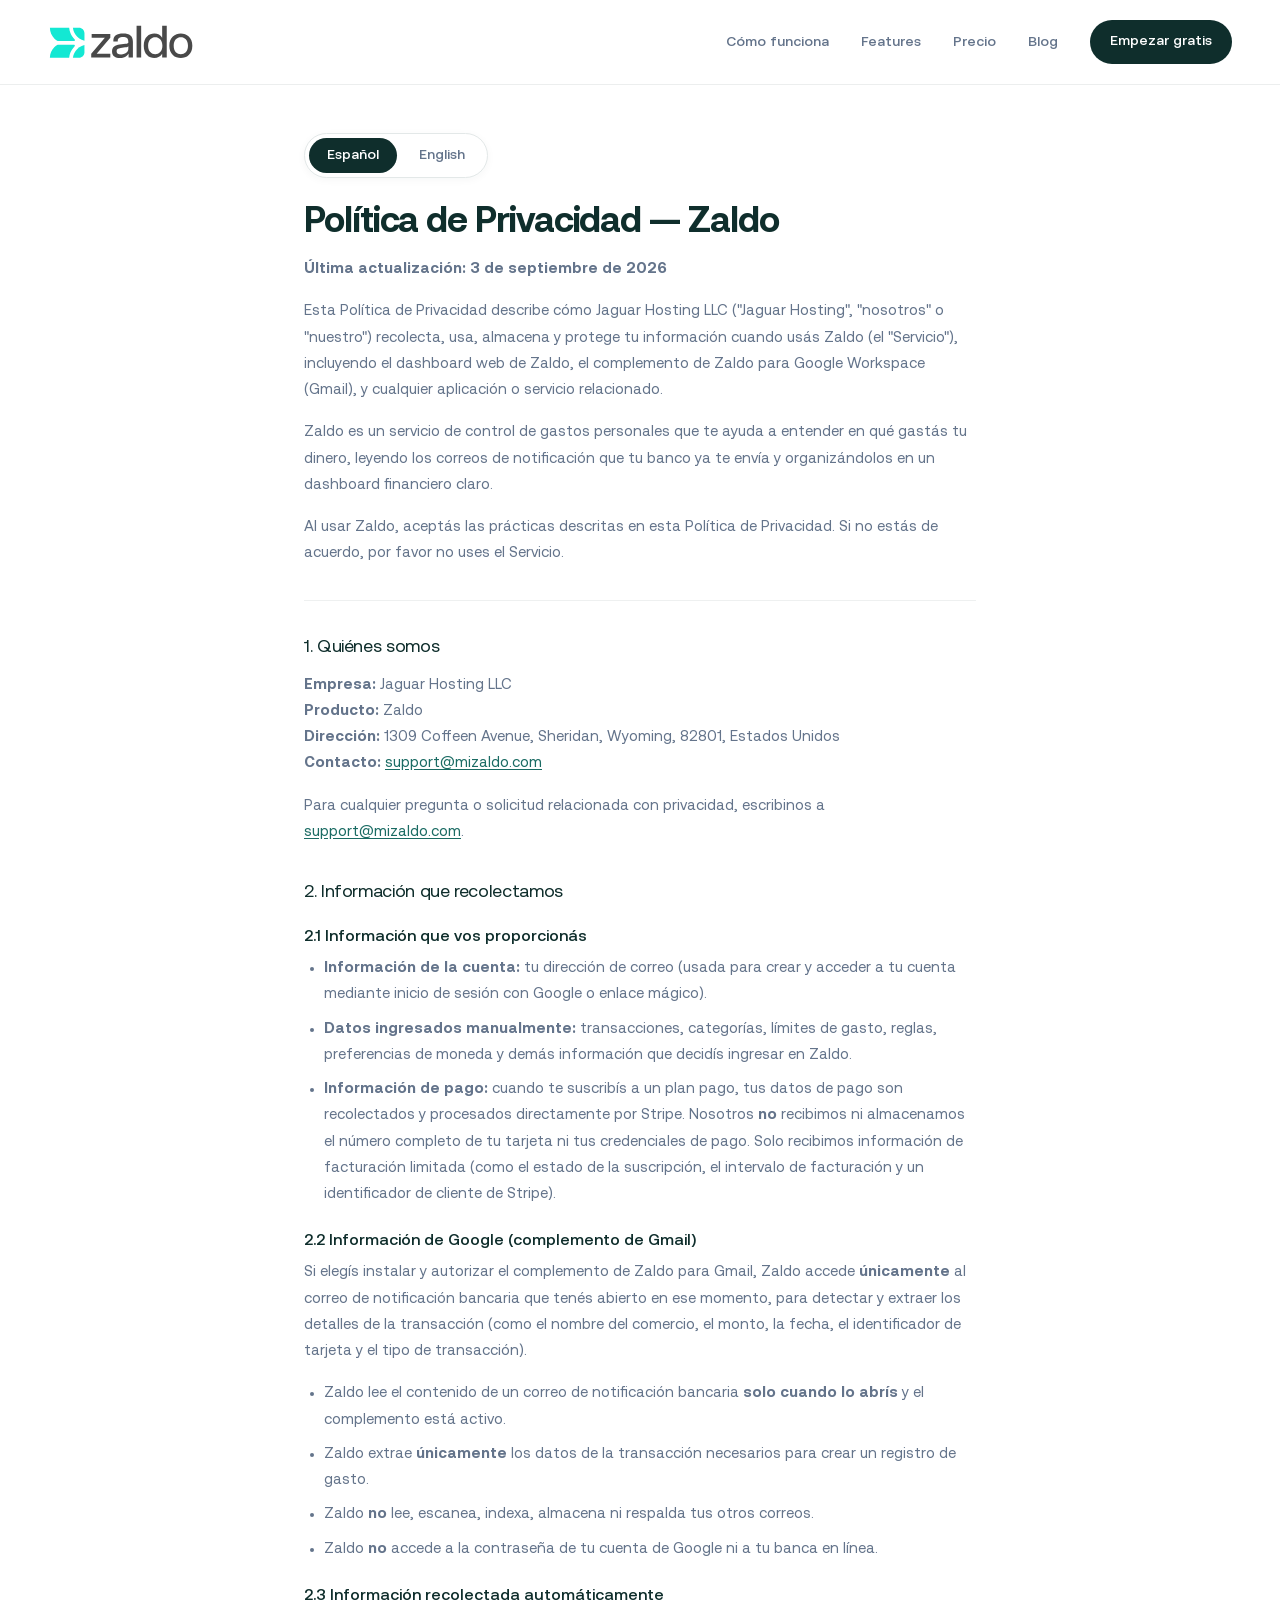
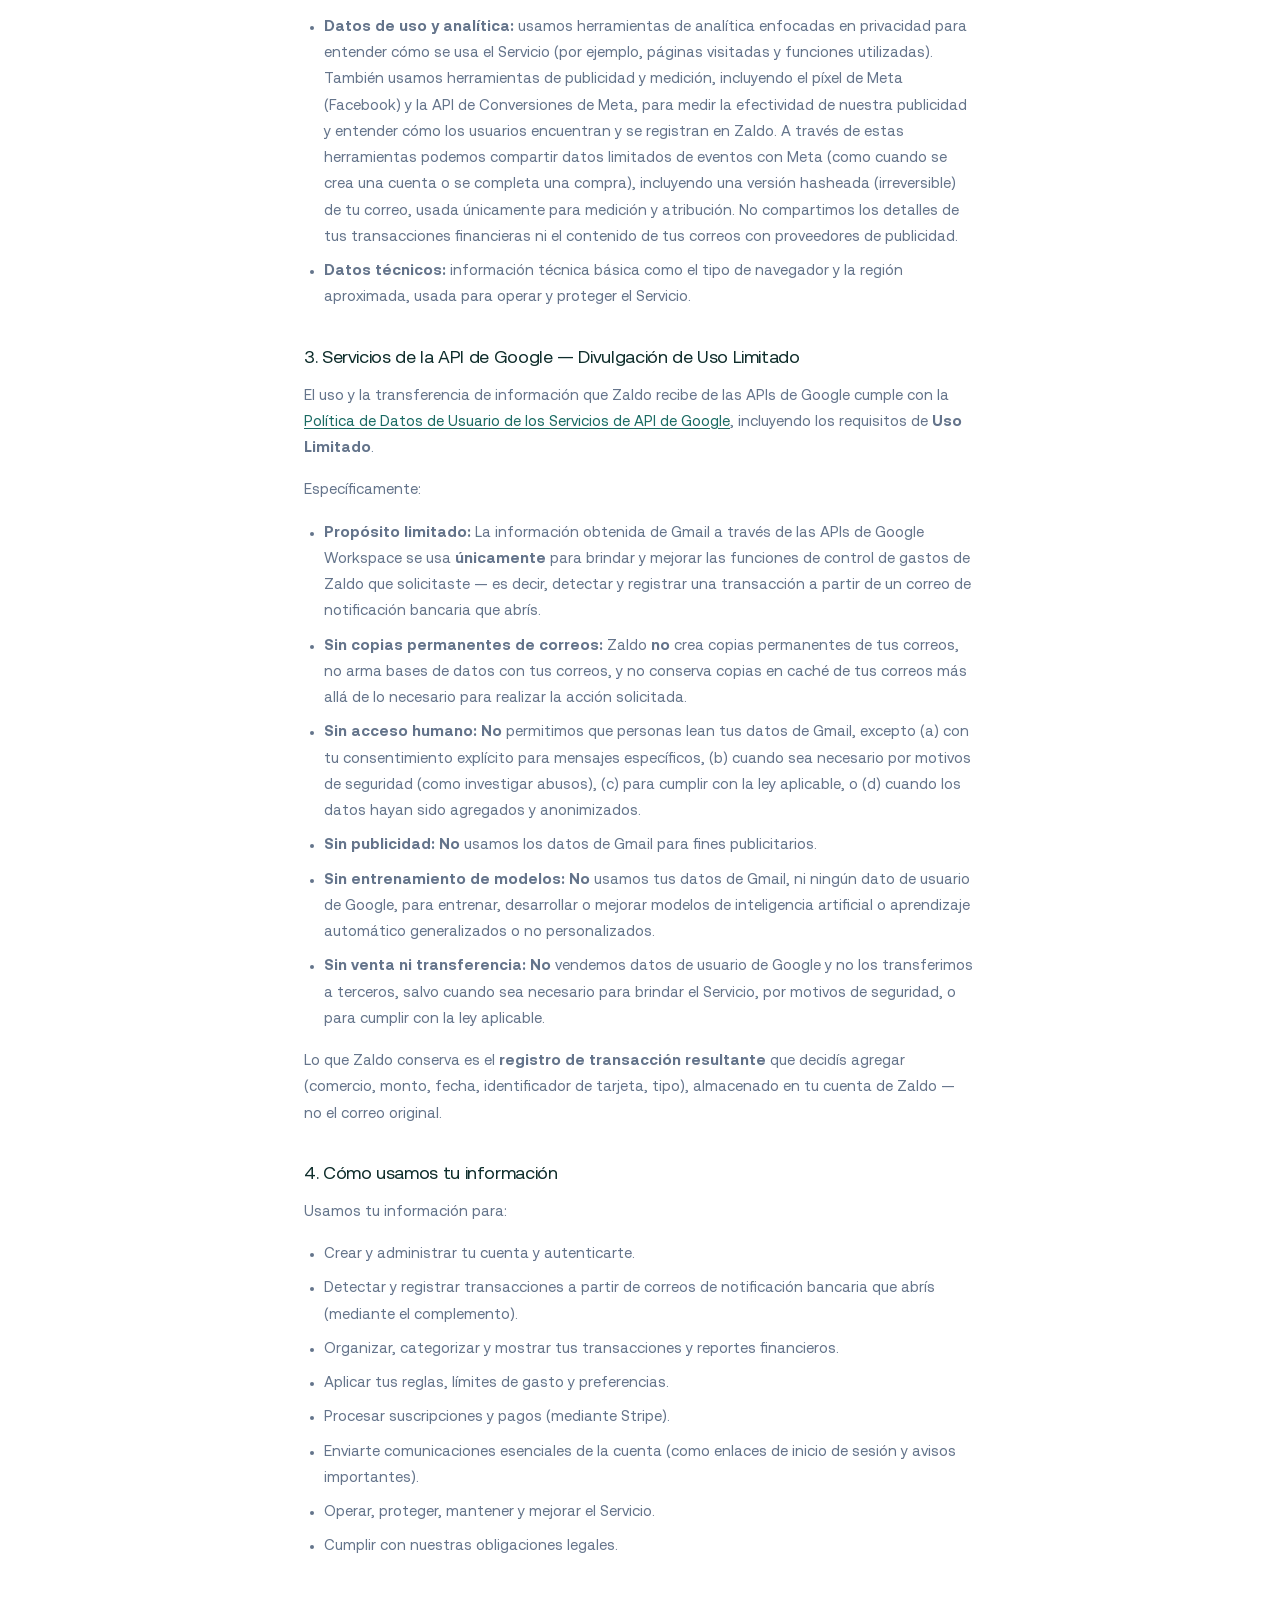
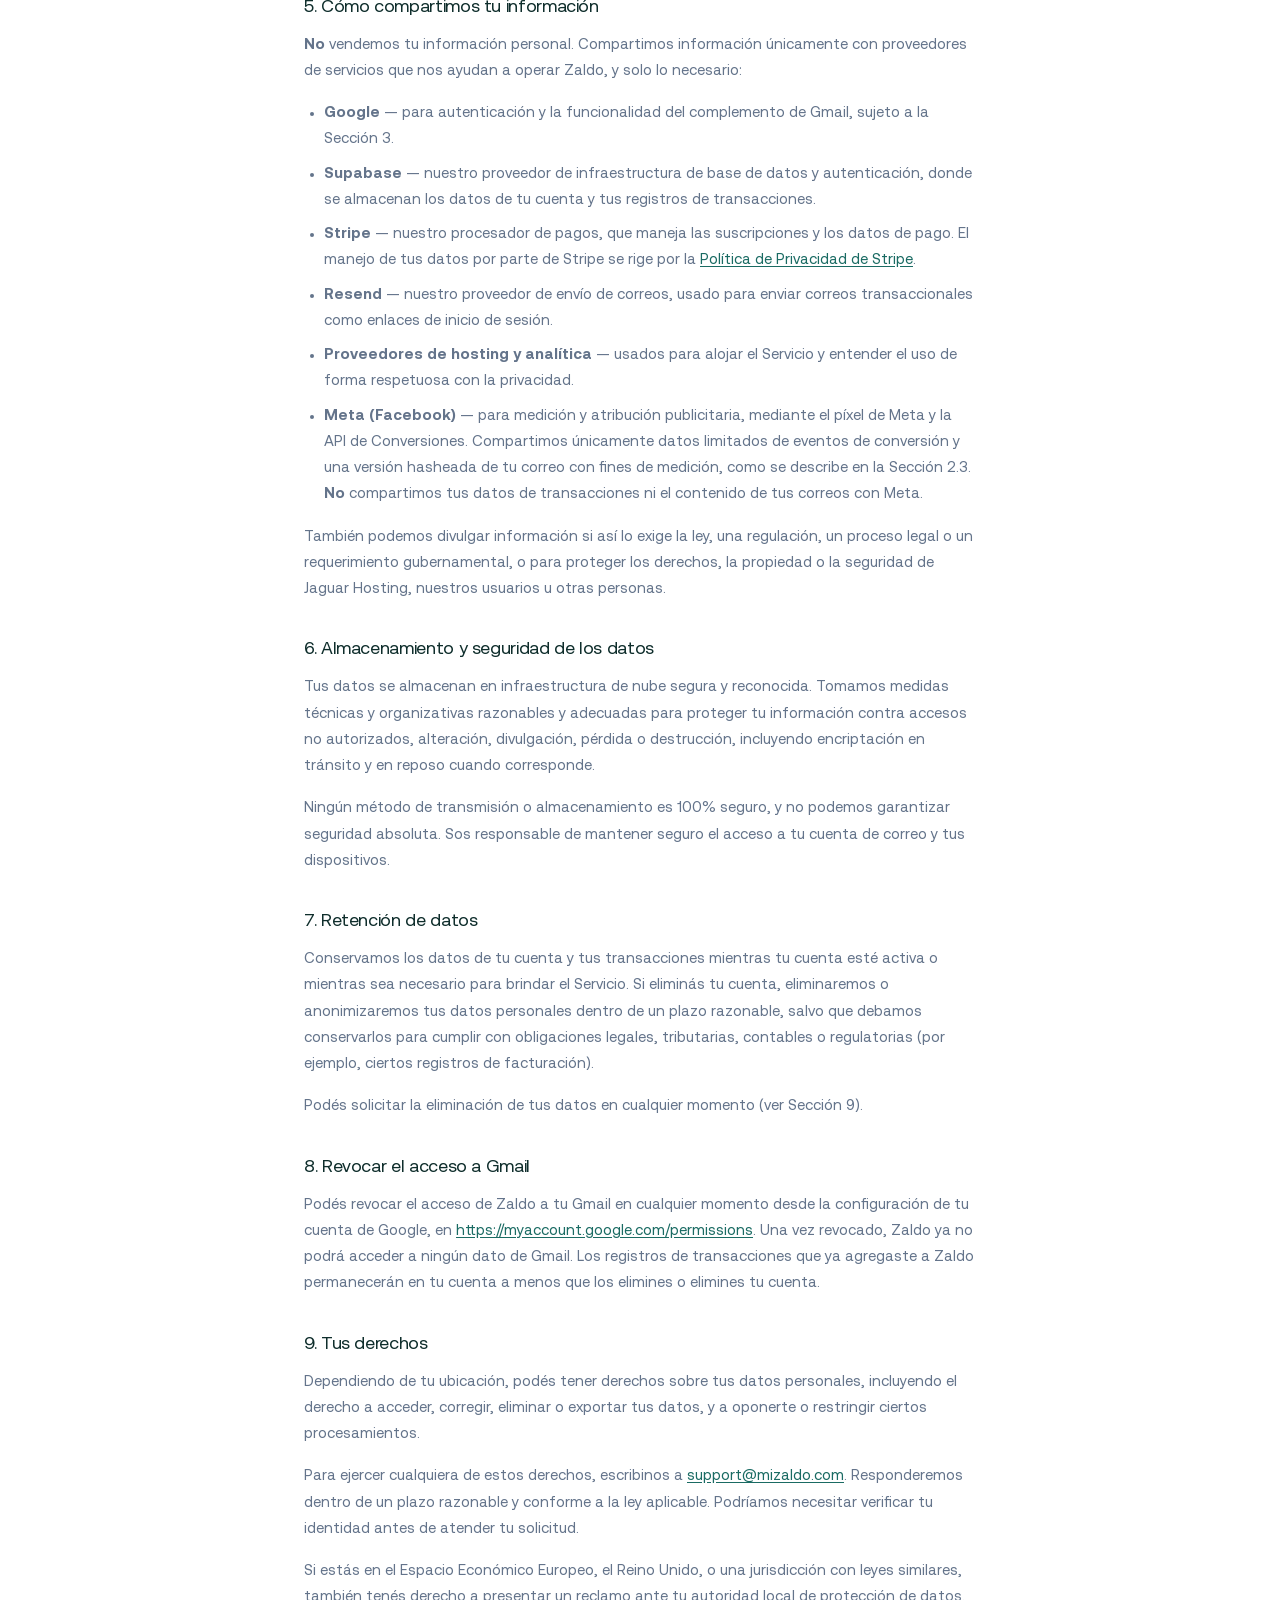
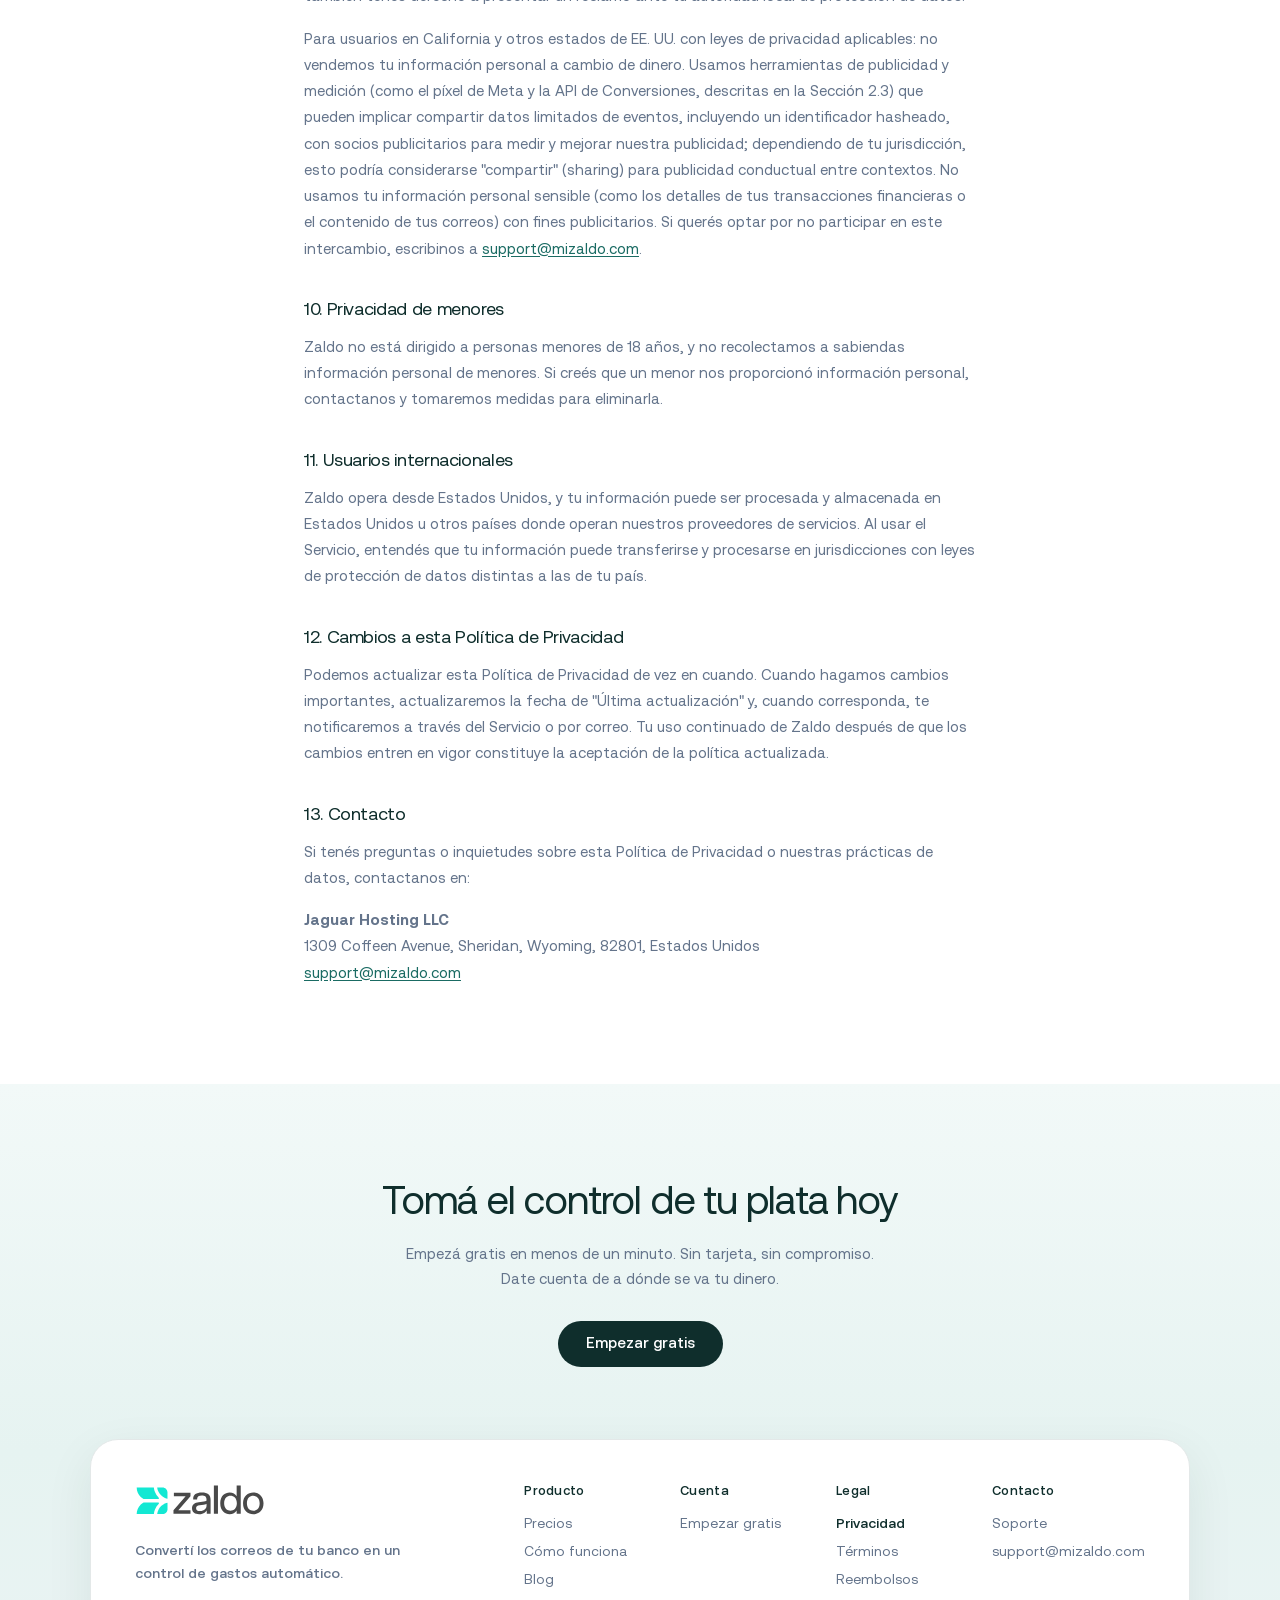
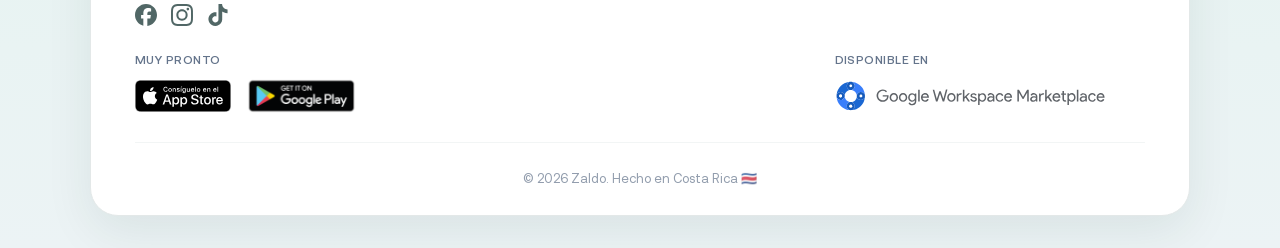
<file: privacy-policy.html>
<!DOCTYPE html>
<html lang="es">
<head>
  <meta charset="UTF-8">
  <meta name="viewport" content="width=device-width, initial-scale=1.0">
  <title>Política de Privacidad — Zaldo</title>
  <meta name="description" content="Cómo Zaldo recolecta, usa, almacena y protege tu información.">
  <link rel="canonical" href="https://mizaldo.com/privacy-policy">
  <meta name="theme-color" content="#4FD1C5">

  <!-- Open Graph -->
  <meta property="og:type" content="website">
  <meta property="og:title" content="Política de Privacidad — Zaldo">
  <meta property="og:description" content="Cómo Zaldo recolecta, usa, almacena y protege tu información.">
  <meta property="og:url" content="https://mizaldo.com/privacy-policy">
  <meta property="og:image" content="https://mizaldo.com/assets/img/og-image.jpg">
  <meta property="og:image:width" content="1200">
  <meta property="og:image:height" content="630">
  <meta property="og:locale" content="es_CR">
  <meta property="og:site_name" content="Zaldo">

  <!-- Twitter Card -->
  <meta name="twitter:card" content="summary_large_image">
  <meta name="twitter:title" content="Política de Privacidad — Zaldo">
  <meta name="twitter:description" content="Cómo Zaldo recolecta, usa, almacena y protege tu información.">
  <meta name="twitter:image" content="https://mizaldo.com/assets/img/og-image.jpg">

  <link rel="icon" href="/favicon.ico" sizes="any">
  <link rel="icon" type="image/png" sizes="512x512" href="/assets/icons/zaldo-favicon.png">
  <link rel="apple-touch-icon" href="/assets/icons/zaldo-favicon.png">
  <style>
@font-face{font-family:'Aeonik Pro';src:url('/assets/aeonik-pro/aeonik-regular.woff') format('woff');font-weight:400;font-style:normal;font-display:swap}
@font-face{font-family:'Aeonik Pro';src:url('/assets/aeonik-pro/aeonik-medium.woff') format('woff');font-weight:600;font-style:normal;font-display:swap}
@font-face{font-family:'Aeonik Pro';src:url('/assets/aeonik-pro/aeonik-bold.woff') format('woff');font-weight:700;font-style:normal;font-display:swap}
*,*::before,*::after{box-sizing:border-box;margin:0;padding:0}
:root{--teal:#4FD1C5;--teal-dark:#1a6b63;--heading-dark:#0f2e2c;--text-body:#64748b;--radius-pill:9999px;--surface:#fff}
body{font-family:'Aeonik Pro',system-ui,sans-serif;background:var(--surface);color:var(--heading-dark);min-height:100vh;-webkit-font-smoothing:antialiased}
.legal-page{min-height:100vh;display:flex;flex-direction:column;background:var(--surface)}
.page-header{background:var(--surface);border-bottom:1px solid rgba(15,46,44,.08)}
.nav{position:relative;z-index:10;display:flex;justify-content:space-between;align-items:center;padding:1.25rem 3rem;max-width:1280px;width:100%;margin:0 auto}
.logo{display:inline-flex;align-items:center;text-decoration:none}
.logo-img,.nav .logo-img{width:auto;display:block}
.nav .logo-img{height:clamp(1.75rem,2.8vw,2.25rem)}
.nav-actions{display:flex;align-items:center;gap:2rem}
.nav-links{display:flex;gap:2rem;list-style:none}
.nav-links a{color:var(--text-body);text-decoration:none;font-size:.875rem;font-weight:500}
.nav-cta{display:flex;align-items:center}
.nav-toggle,.nav-overlay{display:none}
.btn{display:inline-flex;align-items:center;justify-content:center;padding:.625rem 1.25rem;min-height:2.75rem;border-radius:var(--radius-pill);font-family:inherit;font-size:.875rem;font-weight:600;line-height:1;text-decoration:none;border:none;cursor:pointer;white-space:nowrap}
.btn--dark{background:#0F2E2C;color:#fff}
.legal-main{flex:1;width:100%;max-width:720px;margin:0 auto;padding:3rem 1.5rem 5rem}
.legal-main h1{font-size:clamp(1.75rem,4vw,2.25rem);font-weight:700;letter-spacing:-.03em;color:var(--heading-dark);line-height:1.2;margin-bottom:.75rem}
.legal-meta{font-size:.875rem;color:var(--text-body);margin-bottom:2rem}
.legal-main p{font-size:.9375rem;line-height:1.75;color:var(--text-body);margin-bottom:1rem}
@media(max-width:768px){.nav{padding:1rem 1.5rem;z-index:200}.nav .logo-img{height:1.75rem}.nav-toggle{display:flex;flex-direction:column;justify-content:center;align-items:center;gap:5px;width:2.75rem;height:2.75rem;margin-left:auto;padding:0;border:none;background:transparent;cursor:pointer;z-index:202}.nav-toggle-bar{display:block;width:1.375rem;height:2px;background:var(--heading-dark);border-radius:1px}.nav-actions{position:fixed;top:0;right:0;width:min(100%,18.75rem);height:100dvh;flex-direction:column;align-items:stretch;padding:5rem 1.5rem 2rem;background:var(--surface);transform:translateX(100%);z-index:201}.nav-links{flex-direction:column;gap:0;width:100%}.nav-links a{display:block;padding:1rem 0;font-size:1rem}.nav-cta{flex-direction:column;width:100%;margin-top:1.5rem}.nav-cta .btn{width:100%;justify-content:center}}
  </style>
  <link rel="preload" as="style" href="/assets/css/styles.css">
  <link rel="stylesheet" href="/assets/css/styles.css" media="print" onload="this.media='all'">
  <noscript><link rel="stylesheet" href="/assets/css/styles.css"></noscript>

  <!-- Meta Pixel Code -->
  <script async src="/assets/js/meta-pixel.js"></script>
  <noscript><img height="1" width="1" style="display:none"
  src="https://www.facebook.com/tr?id=1056531280575934&ev=PageView&noscript=1"
  /></noscript>
  <!-- End Meta Pixel Code -->
  <script src="/assets/js/main.js" async></script>
</head>
<body class="legal-page">
  <header class="page-header">
    <div class="nav">
      <a href="index.html" class="logo" aria-label="Zaldo — inicio">
        <img src="assets/zaldo-logo-v1.svg" alt="Zaldo" class="logo-img" width="511" height="195" decoding="async">
      </a>
      <button type="button" class="nav-toggle" aria-expanded="false" aria-controls="nav-menu" aria-label="Abrir menú">
        <span class="nav-toggle-bar" aria-hidden="true"></span>
        <span class="nav-toggle-bar" aria-hidden="true"></span>
        <span class="nav-toggle-bar" aria-hidden="true"></span>
      </button>
      <div class="nav-overlay" aria-hidden="true"></div>
      <div class="nav-actions" id="nav-menu">
        <nav aria-label="Principal">
          <ul class="nav-links">
            <li><a href="index.html#how-it-works">Cómo funciona</a></li>
            <li><a href="index.html#app-tour">Features</a></li>
            <li><a href="index.html#pricing">Precio</a></li>
            <li><a href="/blog">Blog</a></li>
          </ul>
        </nav>
        <div class="nav-cta">
          <a href="https://app.mizaldo.com/login" class="btn btn--dark">
            <span>Empezar gratis</span>
          </a>
        </div>
      </div>
    </div>
  </header>

  <main class="legal-main">
    <div class="legal-lang-toggle billing-toggle" role="group" aria-label="Idioma / Language">
      <button type="button" class="billing-toggle-option active" data-lang="es" aria-pressed="true">Español</button>
      <button type="button" class="billing-toggle-option" data-lang="en" aria-pressed="false">English</button>
    </div>

    <div class="legal-lang-content" data-lang="es" lang="es">
    <h1>Política de Privacidad — Zaldo</h1>
    <p class="legal-meta"><strong>Última actualización: 3 de septiembre de 2026</strong></p>

    <p>Esta Política de Privacidad describe cómo Jaguar Hosting LLC ("Jaguar Hosting", "nosotros" o "nuestro") recolecta, usa, almacena y protege tu información cuando usás Zaldo (el "Servicio"), incluyendo el dashboard web de Zaldo, el complemento de Zaldo para Google Workspace (Gmail), y cualquier aplicación o servicio relacionado.</p>

    <p>Zaldo es un servicio de control de gastos personales que te ayuda a entender en qué gastás tu dinero, leyendo los correos de notificación que tu banco ya te envía y organizándolos en un dashboard financiero claro.</p>

    <p>Al usar Zaldo, aceptás las prácticas descritas en esta Política de Privacidad. Si no estás de acuerdo, por favor no uses el Servicio.</p>

    <hr>

    <h2>1. Quiénes somos</h2>
    <p><strong>Empresa:</strong> Jaguar Hosting LLC<br>
    <strong>Producto:</strong> Zaldo<br>
    <strong>Dirección:</strong> 1309 Coffeen Avenue, Sheridan, Wyoming, 82801, Estados Unidos<br>
    <strong>Contacto:</strong> <a href="mailto:support@mizaldo.com">support@mizaldo.com</a></p>
    <p>Para cualquier pregunta o solicitud relacionada con privacidad, escribinos a <a href="mailto:support@mizaldo.com">support@mizaldo.com</a>.</p>

    <h2>2. Información que recolectamos</h2>
    <h3>2.1 Información que vos proporcionás</h3>
    <ul>
      <li><strong>Información de la cuenta:</strong> tu dirección de correo (usada para crear y acceder a tu cuenta mediante inicio de sesión con Google o enlace mágico).</li>
      <li><strong>Datos ingresados manualmente:</strong> transacciones, categorías, límites de gasto, reglas, preferencias de moneda y demás información que decidís ingresar en Zaldo.</li>
      <li><strong>Información de pago:</strong> cuando te suscribís a un plan pago, tus datos de pago son recolectados y procesados directamente por Stripe. Nosotros <strong>no</strong> recibimos ni almacenamos el número completo de tu tarjeta ni tus credenciales de pago. Solo recibimos información de facturación limitada (como el estado de la suscripción, el intervalo de facturación y un identificador de cliente de Stripe).</li>
    </ul>

    <h3>2.2 Información de Google (complemento de Gmail)</h3>
    <p>Si elegís instalar y autorizar el complemento de Zaldo para Gmail, Zaldo accede <strong>únicamente</strong> al correo de notificación bancaria que tenés abierto en ese momento, para detectar y extraer los detalles de la transacción (como el nombre del comercio, el monto, la fecha, el identificador de tarjeta y el tipo de transacción).</p>
    <ul>
      <li>Zaldo lee el contenido de un correo de notificación bancaria <strong>solo cuando lo abrís</strong> y el complemento está activo.</li>
      <li>Zaldo extrae <strong>únicamente</strong> los datos de la transacción necesarios para crear un registro de gasto.</li>
      <li>Zaldo <strong>no</strong> lee, escanea, indexa, almacena ni respalda tus otros correos.</li>
      <li>Zaldo <strong>no</strong> accede a la contraseña de tu cuenta de Google ni a tu banca en línea.</li>
    </ul>

    <h3>2.3 Información recolectada automáticamente</h3>
    <ul>
      <li><strong>Datos de uso y analítica:</strong> usamos herramientas de analítica enfocadas en privacidad para entender cómo se usa el Servicio (por ejemplo, páginas visitadas y funciones utilizadas). También usamos herramientas de publicidad y medición, incluyendo el píxel de Meta (Facebook) y la API de Conversiones de Meta, para medir la efectividad de nuestra publicidad y entender cómo los usuarios encuentran y se registran en Zaldo. A través de estas herramientas podemos compartir datos limitados de eventos con Meta (como cuando se crea una cuenta o se completa una compra), incluyendo una versión hasheada (irreversible) de tu correo, usada únicamente para medición y atribución. No compartimos los detalles de tus transacciones financieras ni el contenido de tus correos con proveedores de publicidad.</li>
      <li><strong>Datos técnicos:</strong> información técnica básica como el tipo de navegador y la región aproximada, usada para operar y proteger el Servicio.</li>
    </ul>

    <h2>3. Servicios de la API de Google — Divulgación de Uso Limitado</h2>
    <p>El uso y la transferencia de información que Zaldo recibe de las APIs de Google cumple con la <a href="https://developers.google.com/terms/api-services-user-data-policy" rel="noopener noreferrer">Política de Datos de Usuario de los Servicios de API de Google</a>, incluyendo los requisitos de <strong>Uso Limitado</strong>.</p>
    <p>Específicamente:</p>
    <ul>
      <li><strong>Propósito limitado:</strong> La información obtenida de Gmail a través de las APIs de Google Workspace se usa <strong>únicamente</strong> para brindar y mejorar las funciones de control de gastos de Zaldo que solicitaste — es decir, detectar y registrar una transacción a partir de un correo de notificación bancaria que abrís.</li>
      <li><strong>Sin copias permanentes de correos:</strong> Zaldo <strong>no</strong> crea copias permanentes de tus correos, no arma bases de datos con tus correos, y no conserva copias en caché de tus correos más allá de lo necesario para realizar la acción solicitada.</li>
      <li><strong>Sin acceso humano:</strong> <strong>No</strong> permitimos que personas lean tus datos de Gmail, excepto (a) con tu consentimiento explícito para mensajes específicos, (b) cuando sea necesario por motivos de seguridad (como investigar abusos), (c) para cumplir con la ley aplicable, o (d) cuando los datos hayan sido agregados y anonimizados.</li>
      <li><strong>Sin publicidad:</strong> <strong>No</strong> usamos los datos de Gmail para fines publicitarios.</li>
      <li><strong>Sin entrenamiento de modelos:</strong> <strong>No</strong> usamos tus datos de Gmail, ni ningún dato de usuario de Google, para entrenar, desarrollar o mejorar modelos de inteligencia artificial o aprendizaje automático generalizados o no personalizados.</li>
      <li><strong>Sin venta ni transferencia:</strong> <strong>No</strong> vendemos datos de usuario de Google y no los transferimos a terceros, salvo cuando sea necesario para brindar el Servicio, por motivos de seguridad, o para cumplir con la ley aplicable.</li>
    </ul>
    <p>Lo que Zaldo conserva es el <strong>registro de transacción resultante</strong> que decidís agregar (comercio, monto, fecha, identificador de tarjeta, tipo), almacenado en tu cuenta de Zaldo — no el correo original.</p>

    <h2>4. Cómo usamos tu información</h2>
    <p>Usamos tu información para:</p>
    <ul>
      <li>Crear y administrar tu cuenta y autenticarte.</li>
      <li>Detectar y registrar transacciones a partir de correos de notificación bancaria que abrís (mediante el complemento).</li>
      <li>Organizar, categorizar y mostrar tus transacciones y reportes financieros.</li>
      <li>Aplicar tus reglas, límites de gasto y preferencias.</li>
      <li>Procesar suscripciones y pagos (mediante Stripe).</li>
      <li>Enviarte comunicaciones esenciales de la cuenta (como enlaces de inicio de sesión y avisos importantes).</li>
      <li>Operar, proteger, mantener y mejorar el Servicio.</li>
      <li>Cumplir con nuestras obligaciones legales.</li>
    </ul>

    <h2>5. Cómo compartimos tu información</h2>
    <p><strong>No</strong> vendemos tu información personal. Compartimos información únicamente con proveedores de servicios que nos ayudan a operar Zaldo, y solo lo necesario:</p>
    <ul>
      <li><strong>Google</strong> — para autenticación y la funcionalidad del complemento de Gmail, sujeto a la Sección 3.</li>
      <li><strong>Supabase</strong> — nuestro proveedor de infraestructura de base de datos y autenticación, donde se almacenan los datos de tu cuenta y tus registros de transacciones.</li>
      <li><strong>Stripe</strong> — nuestro procesador de pagos, que maneja las suscripciones y los datos de pago. El manejo de tus datos por parte de Stripe se rige por la <a href="https://stripe.com/privacy" rel="noopener noreferrer">Política de Privacidad de Stripe</a>.</li>
      <li><strong>Resend</strong> — nuestro proveedor de envío de correos, usado para enviar correos transaccionales como enlaces de inicio de sesión.</li>
      <li><strong>Proveedores de hosting y analítica</strong> — usados para alojar el Servicio y entender el uso de forma respetuosa con la privacidad.</li>
      <li><strong>Meta (Facebook)</strong> — para medición y atribución publicitaria, mediante el píxel de Meta y la API de Conversiones. Compartimos únicamente datos limitados de eventos de conversión y una versión hasheada de tu correo con fines de medición, como se describe en la Sección 2.3. <strong>No</strong> compartimos tus datos de transacciones ni el contenido de tus correos con Meta.</li>
    </ul>
    <p>También podemos divulgar información si así lo exige la ley, una regulación, un proceso legal o un requerimiento gubernamental, o para proteger los derechos, la propiedad o la seguridad de Jaguar Hosting, nuestros usuarios u otras personas.</p>

    <h2>6. Almacenamiento y seguridad de los datos</h2>
    <p>Tus datos se almacenan en infraestructura de nube segura y reconocida. Tomamos medidas técnicas y organizativas razonables y adecuadas para proteger tu información contra accesos no autorizados, alteración, divulgación, pérdida o destrucción, incluyendo encriptación en tránsito y en reposo cuando corresponde.</p>
    <p>Ningún método de transmisión o almacenamiento es 100% seguro, y no podemos garantizar seguridad absoluta. Sos responsable de mantener seguro el acceso a tu cuenta de correo y tus dispositivos.</p>

    <h2>7. Retención de datos</h2>
    <p>Conservamos los datos de tu cuenta y tus transacciones mientras tu cuenta esté activa o mientras sea necesario para brindar el Servicio. Si eliminás tu cuenta, eliminaremos o anonimizaremos tus datos personales dentro de un plazo razonable, salvo que debamos conservarlos para cumplir con obligaciones legales, tributarias, contables o regulatorias (por ejemplo, ciertos registros de facturación).</p>
    <p>Podés solicitar la eliminación de tus datos en cualquier momento (ver Sección 9).</p>

    <h2>8. Revocar el acceso a Gmail</h2>
    <p>Podés revocar el acceso de Zaldo a tu Gmail en cualquier momento desde la configuración de tu cuenta de Google, en <a href="https://myaccount.google.com/permissions" rel="noopener noreferrer">https://myaccount.google.com/permissions</a>. Una vez revocado, Zaldo ya no podrá acceder a ningún dato de Gmail. Los registros de transacciones que ya agregaste a Zaldo permanecerán en tu cuenta a menos que los elimines o elimines tu cuenta.</p>

    <h2>9. Tus derechos</h2>
    <p>Dependiendo de tu ubicación, podés tener derechos sobre tus datos personales, incluyendo el derecho a acceder, corregir, eliminar o exportar tus datos, y a oponerte o restringir ciertos procesamientos.</p>
    <p>Para ejercer cualquiera de estos derechos, escribinos a <a href="mailto:support@mizaldo.com">support@mizaldo.com</a>. Responderemos dentro de un plazo razonable y conforme a la ley aplicable. Podríamos necesitar verificar tu identidad antes de atender tu solicitud.</p>
    <p>Si estás en el Espacio Económico Europeo, el Reino Unido, o una jurisdicción con leyes similares, también tenés derecho a presentar un reclamo ante tu autoridad local de protección de datos.</p>
    <p>Para usuarios en California y otros estados de EE. UU. con leyes de privacidad aplicables: no vendemos tu información personal a cambio de dinero. Usamos herramientas de publicidad y medición (como el píxel de Meta y la API de Conversiones, descritas en la Sección 2.3) que pueden implicar compartir datos limitados de eventos, incluyendo un identificador hasheado, con socios publicitarios para medir y mejorar nuestra publicidad; dependiendo de tu jurisdicción, esto podría considerarse "compartir" (sharing) para publicidad conductual entre contextos. No usamos tu información personal sensible (como los detalles de tus transacciones financieras o el contenido de tus correos) con fines publicitarios. Si querés optar por no participar en este intercambio, escribinos a <a href="mailto:support@mizaldo.com">support@mizaldo.com</a>.</p>

    <h2>10. Privacidad de menores</h2>
    <p>Zaldo no está dirigido a personas menores de 18 años, y no recolectamos a sabiendas información personal de menores. Si creés que un menor nos proporcionó información personal, contactanos y tomaremos medidas para eliminarla.</p>

    <h2>11. Usuarios internacionales</h2>
    <p>Zaldo opera desde Estados Unidos, y tu información puede ser procesada y almacenada en Estados Unidos u otros países donde operan nuestros proveedores de servicios. Al usar el Servicio, entendés que tu información puede transferirse y procesarse en jurisdicciones con leyes de protección de datos distintas a las de tu país.</p>

    <h2>12. Cambios a esta Política de Privacidad</h2>
    <p>Podemos actualizar esta Política de Privacidad de vez en cuando. Cuando hagamos cambios importantes, actualizaremos la fecha de "Última actualización" y, cuando corresponda, te notificaremos a través del Servicio o por correo. Tu uso continuado de Zaldo después de que los cambios entren en vigor constituye la aceptación de la política actualizada.</p>

    <h2>13. Contacto</h2>
    <p>Si tenés preguntas o inquietudes sobre esta Política de Privacidad o nuestras prácticas de datos, contactanos en:</p>
    <p><strong>Jaguar Hosting LLC</strong><br>
    1309 Coffeen Avenue, Sheridan, Wyoming, 82801, Estados Unidos<br>
    <a href="mailto:support@mizaldo.com">support@mizaldo.com</a></p>
    </div>

    <div class="legal-lang-content" data-lang="en" lang="en" hidden>
    <h1>Privacy Policy — Zaldo</h1>
    <p class="legal-meta"><strong>Last updated: September 3, 2026</strong></p>

    <p>This Privacy Policy describes how Jaguar Hosting LLC ("Jaguar Hosting," "we," "us," or "our") collects, uses, stores, and protects your information when you use Zaldo (the "Service"), including the Zaldo web dashboard, the Zaldo Google Workspace (Gmail) add-on, and any related applications or services.</p>

    <p>Zaldo is a personal expense-tracking service that helps you understand your spending by reading the transaction notification emails your bank already sends you and organizing them into a clear financial dashboard.</p>

    <p>By using Zaldo, you agree to the practices described in this Privacy Policy. If you do not agree, please do not use the Service.</p>

    <hr>

    <h2>1. Who we are</h2>
    <p><strong>Company:</strong> Jaguar Hosting LLC<br>
    <strong>Product:</strong> Zaldo<br>
    <strong>Address:</strong> 1309 Coffeen Avenue, Sheridan, Wyoming, 82801, United States<br>
    <strong>Contact:</strong> <a href="mailto:support@mizaldo.com">support@mizaldo.com</a></p>
    <p>For any privacy-related question or request, contact us at <a href="mailto:support@mizaldo.com">support@mizaldo.com</a>.</p>

    <h2>2. Information we collect</h2>
    <h3>2.1 Information you provide</h3>
    <ul>
      <li><strong>Account information:</strong> your email address (used to create and access your account via Google sign-in or magic link).</li>
      <li><strong>Manually entered data:</strong> transactions, categories, spending limits, rules, currency preferences, and other information you choose to enter into Zaldo.</li>
      <li><strong>Payment information:</strong> when you subscribe to a paid plan, your payment details are collected and processed directly by Stripe. We do <strong>not</strong> receive or store your full card number or payment credentials. We receive only limited billing information (such as subscription status, billing interval, and a Stripe customer identifier).</li>
    </ul>

    <h3>2.2 Information from Google (Gmail add-on)</h3>
    <p>If you choose to install and authorize the Zaldo Gmail add-on, Zaldo accesses <strong>only</strong> the specific bank notification email that is currently open, in order to detect and extract transaction details (such as the merchant name, amount, date, card identifier, and transaction type).</p>
    <ul>
      <li>Zaldo reads the content of a bank notification email <strong>only when you open it</strong> and the add-on is active.</li>
      <li>Zaldo extracts <strong>only</strong> the transaction data needed to create an expense record.</li>
      <li>Zaldo does <strong>not</strong> read, scan, index, store, or back up your other emails.</li>
      <li>Zaldo does <strong>not</strong> access your Google account password and does <strong>not</strong> access your online banking.</li>
    </ul>

    <h3>2.3 Information collected automatically</h3>
    <ul>
      <li><strong>Usage and analytics data:</strong> we use privacy-focused analytics to understand how the Service is used (for example, pages visited and features used). We also use advertising and measurement tools, including the Meta (Facebook) pixel and Meta's Conversions API, to measure the effectiveness of our advertising and understand how users find and sign up for Zaldo. Through these tools we may share limited event data with Meta (such as when an account is created or a purchase is completed), including a hashed (irreversible) version of your email address used solely for measurement and attribution. We do <strong>not</strong> share your financial transaction details or the contents of your emails with advertising providers.</li>
      <li><strong>Technical data:</strong> basic technical information such as browser type and approximate region, used to operate and secure the Service.</li>
    </ul>

    <h2>3. Google API Services — Limited Use Disclosure</h2>
    <p>Zaldo's use and transfer of information received from Google APIs adheres to the <a href="https://developers.google.com/terms/api-services-user-data-policy" rel="noopener noreferrer">Google API Services User Data Policy</a>, including the <strong>Limited Use</strong> requirements.</p>
    <p>Specifically:</p>
    <ul>
      <li><strong>Limited purpose:</strong> Information obtained from Gmail through Google Workspace APIs is used <strong>solely</strong> to provide and improve Zaldo's expense-tracking features that you have requested — namely, detecting and recording a transaction from a bank notification email you open.</li>
      <li><strong>No permanent copies of email:</strong> Zaldo does <strong>not</strong> create permanent copies of your email messages, does <strong>not</strong> build databases of your email, and does <strong>not</strong> retain cached copies of your email beyond what is necessary to perform the requested action.</li>
      <li><strong>No human access:</strong> We do <strong>not</strong> allow humans to read your Gmail data, except (a) with your explicit consent for specific messages, (b) where necessary for security purposes (such as investigating abuse), (c) to comply with applicable law, or (d) where the data has been aggregated and anonymized.</li>
      <li><strong>No advertising:</strong> We do <strong>not</strong> use Gmail data for advertising purposes.</li>
      <li><strong>No model training:</strong> We do <strong>not</strong> use your Gmail data, or any Google user data, to train, develop, or improve generalized or non-personalized artificial intelligence or machine learning models.</li>
      <li><strong>No sale or transfer:</strong> We do <strong>not</strong> sell Google user data and do <strong>not</strong> transfer it to third parties except as necessary to provide the Service, for security purposes, or to comply with applicable law.</li>
    </ul>
    <p>What Zaldo retains is the <strong>resulting transaction record</strong> that you choose to add (merchant, amount, date, card identifier, type), stored in your Zaldo account — not the underlying email.</p>

    <h2>4. How we use your information</h2>
    <p>We use your information to:</p>
    <ul>
      <li>Create and manage your account and authenticate you.</li>
      <li>Detect and record transactions from bank notification emails you open (via the add-on).</li>
      <li>Organize, categorize, and display your transactions and financial reports.</li>
      <li>Apply your rules, spending limits, and preferences.</li>
      <li>Process subscriptions and payments (via Stripe).</li>
      <li>Send you essential account communications (such as login links and important notices).</li>
      <li>Operate, secure, maintain, and improve the Service.</li>
      <li>Comply with our legal obligations.</li>
    </ul>

    <h2>5. How we share your information</h2>
    <p>We do <strong>not</strong> sell your personal information. We share information only with service providers that help us operate Zaldo, and only as necessary:</p>
    <ul>
      <li><strong>Google</strong> — for authentication and the Gmail add-on functionality, subject to Section 3.</li>
      <li><strong>Supabase</strong> — our database and authentication infrastructure provider, where your account data and transaction records are stored.</li>
      <li><strong>Stripe</strong> — our payment processor, which handles subscriptions and payment data. Stripe's handling of your data is governed by <a href="https://stripe.com/privacy" rel="noopener noreferrer">Stripe's Privacy Policy</a>.</li>
      <li><strong>Resend</strong> — our email delivery provider, used to send transactional emails such as login links.</li>
      <li><strong>Hosting and analytics providers</strong> — used to host the Service and understand usage in a privacy-focused manner.</li>
      <li><strong>Meta (Facebook)</strong> — for advertising measurement and attribution, via the Meta pixel and Conversions API. We share only limited conversion event data and a hashed version of your email for measurement purposes, as described in Section 2.3. We do <strong>not</strong> share your transaction data or email contents with Meta.</li>
    </ul>
    <p>We may also disclose information if required by law, regulation, legal process, or governmental request, or to protect the rights, property, or safety of Jaguar Hosting, our users, or others.</p>

    <h2>6. Data storage and security</h2>
    <p>Your data is stored on secure, reputable cloud infrastructure. We take reasonable and appropriate technical and organizational measures to protect your information against unauthorized access, alteration, disclosure, loss, or destruction, including encryption in transit and at rest where applicable.</p>
    <p>No method of transmission or storage is 100% secure, and we cannot guarantee absolute security. You are responsible for keeping access to your email account and devices secure.</p>

    <h2>7. Data retention</h2>
    <p>We retain your account and transaction data for as long as your account is active or as needed to provide the Service. If you delete your account, we will delete or anonymize your personal data within a reasonable period, except where we are required to retain it to comply with legal, tax, accounting, or regulatory obligations (for example, certain billing records).</p>
    <p>You can request deletion of your data at any time (see Section 9).</p>

    <h2>8. Revoking access to Gmail</h2>
    <p>You may revoke Zaldo's access to your Gmail at any time through your Google Account settings, at <a href="https://myaccount.google.com/permissions" rel="noopener noreferrer">https://myaccount.google.com/permissions</a>. Once revoked, Zaldo will no longer be able to access any Gmail data. Transaction records you previously added to Zaldo will remain in your account unless you delete them or your account.</p>

    <h2>9. Your rights</h2>
    <p>Depending on your location, you may have rights regarding your personal data, including the right to access, correct, delete, or export your data, and to object to or restrict certain processing.</p>
    <p>To exercise any of these rights, contact us at <a href="mailto:support@mizaldo.com">support@mizaldo.com</a>. We will respond within a reasonable timeframe and in accordance with applicable law. We may need to verify your identity before fulfilling your request.</p>
    <p>If you are in the European Economic Area, the United Kingdom, or a jurisdiction with similar laws, you also have the right to lodge a complaint with your local data protection authority.</p>
    <p>For users in California and other U.S. states with applicable privacy laws: we do not sell your personal information for money. We use advertising and measurement tools (such as the Meta pixel and Conversions API, described in Section 2.3) that may involve sharing limited event data, including a hashed identifier, with advertising partners for measuring and improving our advertising; depending on your jurisdiction, this may be considered "sharing" for cross-context behavioral advertising. We do not use your sensitive personal information (such as your financial transaction details or email contents) for advertising purposes. If you would like to opt out of this sharing, contact us at <a href="mailto:support@mizaldo.com">support@mizaldo.com</a>.</p>

    <h2>10. Children's privacy</h2>
    <p>Zaldo is not directed to individuals under the age of 18, and we do not knowingly collect personal information from children. If you believe a child has provided us with personal information, contact us and we will take steps to delete it.</p>

    <h2>11. International users</h2>
    <p>Zaldo is operated from the United States, and your information may be processed and stored in the United States or other countries where our service providers operate. By using the Service, you understand that your information may be transferred to and processed in jurisdictions with different data protection laws than your own.</p>

    <h2>12. Changes to this Privacy Policy</h2>
    <p>We may update this Privacy Policy from time to time. When we make material changes, we will update the "Last updated" date and, where appropriate, notify you through the Service or by email. Your continued use of Zaldo after changes take effect constitutes acceptance of the updated policy.</p>

    <h2>13. Contact</h2>
    <p>If you have any questions or concerns about this Privacy Policy or our data practices, contact us at:</p>
    <p><strong>Jaguar Hosting LLC</strong><br>
    1309 Coffeen Avenue, Sheridan, Wyoming, 82801, United States<br>
    <a href="mailto:support@mizaldo.com">support@mizaldo.com</a></p>
    </div>
  </main>

  <div class="site-closing">
    <section class="cta-final" id="cta-final">
      <div class="cta-final-inner">
        <h2>Tomá el control de tu plata hoy</h2>
        <p>Empezá gratis en menos de un minuto. Sin tarjeta, sin compromiso.<br>Date cuenta de a dónde se va tu dinero.</p>
        <div class="cta-group">
          <a href="https://app.mizaldo.com/login" class="btn btn--dark">
            <span>Empezar gratis</span>
          </a>
        </div>
      </div>
    </section>

    <footer class="site-footer">
      <div class="site-footer-card">
        <div class="site-footer-main">
          <div class="site-footer-brand">
            <a href="index.html" class="site-footer-logo" aria-label="Zaldo — inicio">
              <img src="assets/zaldo-logo-v1.svg" alt="Zaldo" class="logo-img" width="511" height="195" decoding="async" loading="lazy">
            </a>
            <p class="site-footer-tagline">Convertí los correos de tu banco en un control de gastos automático.</p>
            <nav class="site-footer-social" aria-label="Redes sociales">
              <a href="https://www.facebook.com/profile.php?id=61590515493888" target="_blank" rel="noopener noreferrer" aria-label="Zaldo en Facebook">
                <svg viewBox="0 0 24 24" width="22" height="22" aria-hidden="true"><path fill="currentColor" d="M9.101 23.691v-7.98H6.627v-3.667h2.474v-1.58c0-4.085 1.848-5.978 5.858-5.978.401 0 .955.042 1.468.103a8.68 8.68 0 0 1 1.141.195v3.325a8.623 8.623 0 0 0-.653-.036 26.805 26.805 0 0 0-.733-.009c-.707 0-1.259.096-1.675.309a1.686 1.686 0 0 0-.679.622c-.258.42-.374.995-.374 1.752v1.297h3.919l-.386 2.103-.287 1.564h-3.246v8.245C19.396 23.238 24 18.179 24 12.044c0-6.627-5.373-12-12-12s-12 5.373-12 12c0 5.628 3.874 10.35 9.101 11.647Z"/></svg>
              </a>
              <a href="https://www.instagram.com/zaldoapp" target="_blank" rel="noopener noreferrer" aria-label="Zaldo en Instagram">
                <svg viewBox="0 0 24 24" width="22" height="22" aria-hidden="true"><path fill="currentColor" d="M7.0301.084c-1.2768.0602-2.1487.264-2.911.5634-.7888.3075-1.4575.72-2.1228 1.3877-.6652.6677-1.075 1.3368-1.3802 2.127-.2954.7638-.4956 1.6365-.552 2.914-.0564 1.2775-.0689 1.6882-.0626 4.947.0062 3.2586.0206 3.6671.0825 4.9473.061 1.2765.264 2.1482.5635 2.9107.308.7889.72 1.4573 1.388 2.1228.6679.6655 1.3365 1.0743 2.1285 1.38.7632.295 1.6361.4961 2.9134.552 1.2773.056 1.6884.069 4.9462.0627 3.2578-.0062 3.668-.0207 4.9478-.0814 1.28-.0607 2.147-.2652 2.9098-.5633.7889-.3086 1.4578-.72 2.1228-1.3881.665-.6682 1.0745-1.3378 1.3795-2.1284.2957-.7632.4966-1.636.552-2.9124.056-1.2809.0692-1.6898.063-4.948-.0063-3.2583-.021-3.6668-.0817-4.9465-.0607-1.2797-.264-2.1487-.5633-2.9117-.3084-.7889-.72-1.4568-1.3876-2.1228C21.2982 1.33 20.628.9208 19.8378.6165 19.074.321 18.2017.1197 16.9244.0645 15.6471.0093 15.236-.005 11.977.0014 8.718.0076 8.31.0215 7.0301.0839m.1402 21.6932c-1.17-.0509-1.8053-.2453-2.2287-.408-.5606-.216-.96-.4771-1.3819-.895-.422-.4178-.6811-.8186-.9-1.378-.1644-.4234-.3624-1.058-.4171-2.228-.0595-1.2645-.072-1.6442-.079-4.848-.007-3.2037.0053-3.583.0607-4.848.05-1.169.2456-1.805.408-2.2282.216-.5613.4762-.96.895-1.3816.4188-.4217.8184-.6814 1.3783-.9003.423-.1651 1.0575-.3614 2.227-.4171 1.2655-.06 1.6447-.072 4.848-.079 3.2033-.007 3.5835.005 4.8495.0608 1.169.0508 1.8053.2445 2.228.408.5608.216.96.4754 1.3816.895.4217.4194.6816.8176.9005 1.3787.1653.4217.3617 1.056.4169 2.2263.0602 1.2655.0739 1.645.0796 4.848.0058 3.203-.0055 3.5834-.061 4.848-.051 1.17-.245 1.8055-.408 2.2294-.216.5604-.4763.96-.8954 1.3814-.419.4215-.8181.6811-1.3783.9-.4224.1649-1.0577.3617-2.2262.4174-1.2656.0595-1.6448.072-4.8493.079-3.2045.007-3.5825-.006-4.848-.0608M16.953 5.5864A1.44 1.44 0 1 0 18.39 4.144a1.44 1.44 0 0 0-1.437 1.4424M5.8385 12.012c.0067 3.4032 2.7706 6.1557 6.173 6.1493 3.4026-.0065 6.157-2.7701 6.1506-6.1733-.0065-3.4032-2.771-6.1565-6.174-6.1498-3.403.0067-6.156 2.771-6.1496 6.1738M8 12.0077a4 4 0 1 1 4.008 3.9921A3.9996 3.9996 0 0 1 8 12.0077"/></svg>
              </a>
              <a href="https://www.tiktok.com/@juliancabadaweb" target="_blank" rel="noopener noreferrer" aria-label="Zaldo en TikTok">
                <svg viewBox="0 0 24 24" width="22" height="22" aria-hidden="true"><path fill="currentColor" d="M12.525.02c1.31-.02 2.61-.01 3.91-.02.08 1.53.63 3.09 1.75 4.17 1.12 1.11 2.7 1.62 4.24 1.79v4.03c-1.44-.05-2.89-.35-4.2-.97-.57-.26-1.1-.59-1.62-.93-.01 2.92.01 5.84-.02 8.75-.08 1.4-.54 2.79-1.35 3.94-1.31 1.92-3.58 3.17-5.91 3.21-1.43.08-2.86-.31-4.08-1.03-2.02-1.19-3.44-3.37-3.65-5.71-.02-.5-.03-1-.01-1.49.18-1.9 1.12-3.72 2.58-4.96 1.66-1.44 3.98-2.13 6.15-1.72.02 1.48-.04 2.96-.04 4.44-.99-.32-2.15-.23-3.02.37-.63.41-1.11 1.04-1.36 1.75-.21.51-.15 1.07-.14 1.61.24 1.64 1.82 3.02 3.5 2.87 1.12-.01 2.19-.66 2.77-1.61.19-.33.4-.67.41-1.06.1-1.79.06-3.57.07-5.36.01-4.03-.01-8.05.02-12.07z"/></svg>
              </a>
            </nav>
          </div>
          <div class="site-footer-columns">
            <div class="site-footer-col">
              <h3>Producto</h3>
              <ul>
                <li><a href="index.html#pricing">Precios</a></li>
                <li><a href="index.html#how-it-works">Cómo funciona</a></li>
                <li><a href="/blog">Blog</a></li>
              </ul>
            </div>
            <div class="site-footer-col">
              <h3>Cuenta</h3>
              <ul>
                <li><a href="https://app.mizaldo.com/login">Empezar gratis</a></li>
              </ul>
            </div>
            <div class="site-footer-col">
              <h3>Legal</h3>
              <ul>
                <li><a href="privacy-policy" aria-current="page">Privacidad</a></li>
                <li><a href="terms-of-service">Términos</a></li>
                <li><a href="refund-and-cancellation-policy">Reembolsos</a></li>
              </ul>
            </div>
            <div class="site-footer-col">
              <h3>Contacto</h3>
              <ul>
                <li><a href="soporte">Soporte</a></li>
                <li><a href="mailto:support@mizaldo.com">support@mizaldo.com</a></li>
              </ul>
            </div>
          </div>
        </div>        <div class="site-footer-stores">
          <div class="site-footer-stores-group">
            <span class="site-footer-stores-label">Muy pronto</span>
            <div class="site-footer-stores-badges">
              <img src="assets/AppStore.svg" alt="Próximamente en App Store" width="165" height="55" decoding="async" loading="lazy">
              <img src="assets/google-play.svg" alt="Próximamente en Google Play" width="195" height="60" decoding="async" loading="lazy">
            </div>
          </div>
          <div class="site-footer-stores-group">
            <span class="site-footer-stores-label">Disponible en</span>
            <a class="site-footer-marketplace" href="https://workspace.google.com/marketplace/app/zaldo/243367250792?flow_type=2" target="_blank" rel="noopener noreferrer">
              <img src="assets/google-workspace-marketplace-zaldo.svg" alt="Disponible en Google Workspace Marketplace" width="690" height="80" decoding="async" loading="lazy">
            </a>
          </div>
        </div>
<p class="site-footer-copy">© 2026 Zaldo. Hecho en Costa Rica 🇨🇷</p>
      </div>
    </footer>
  </div>
</body>
</html>
</file>
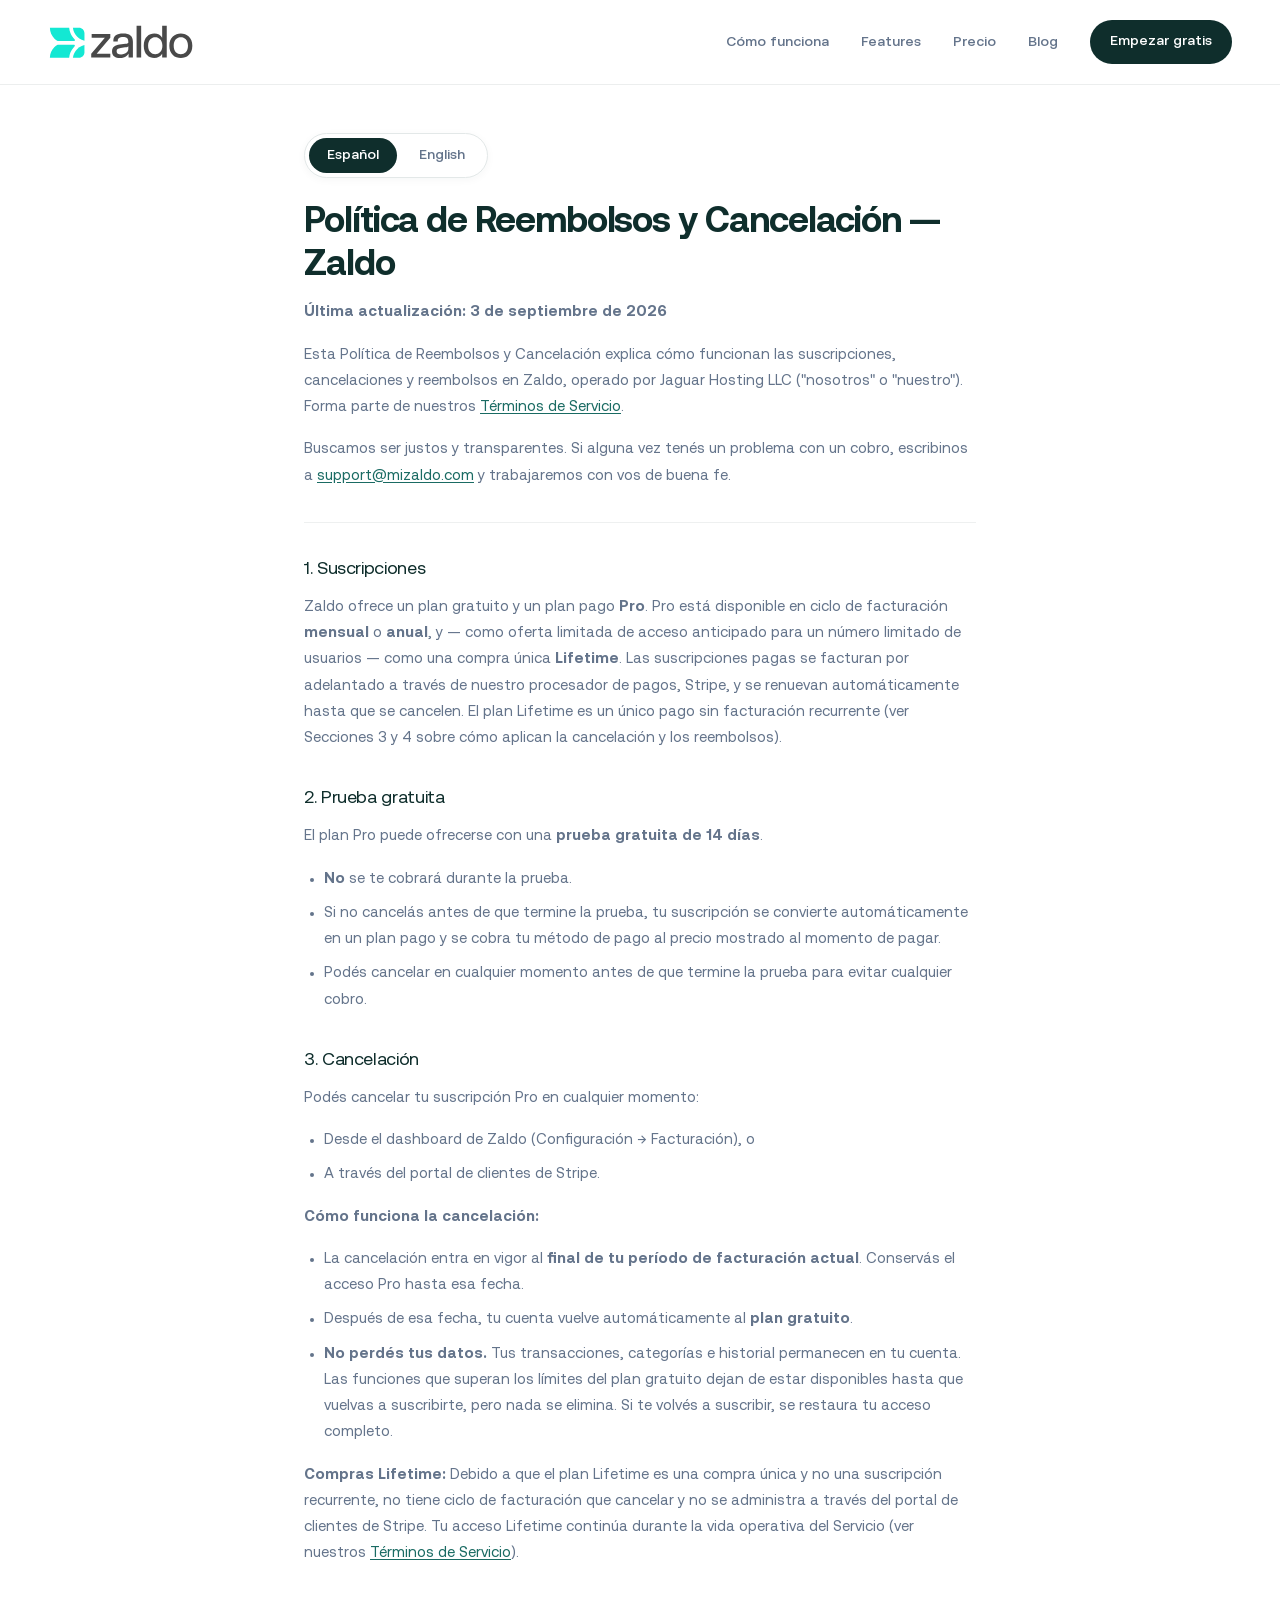
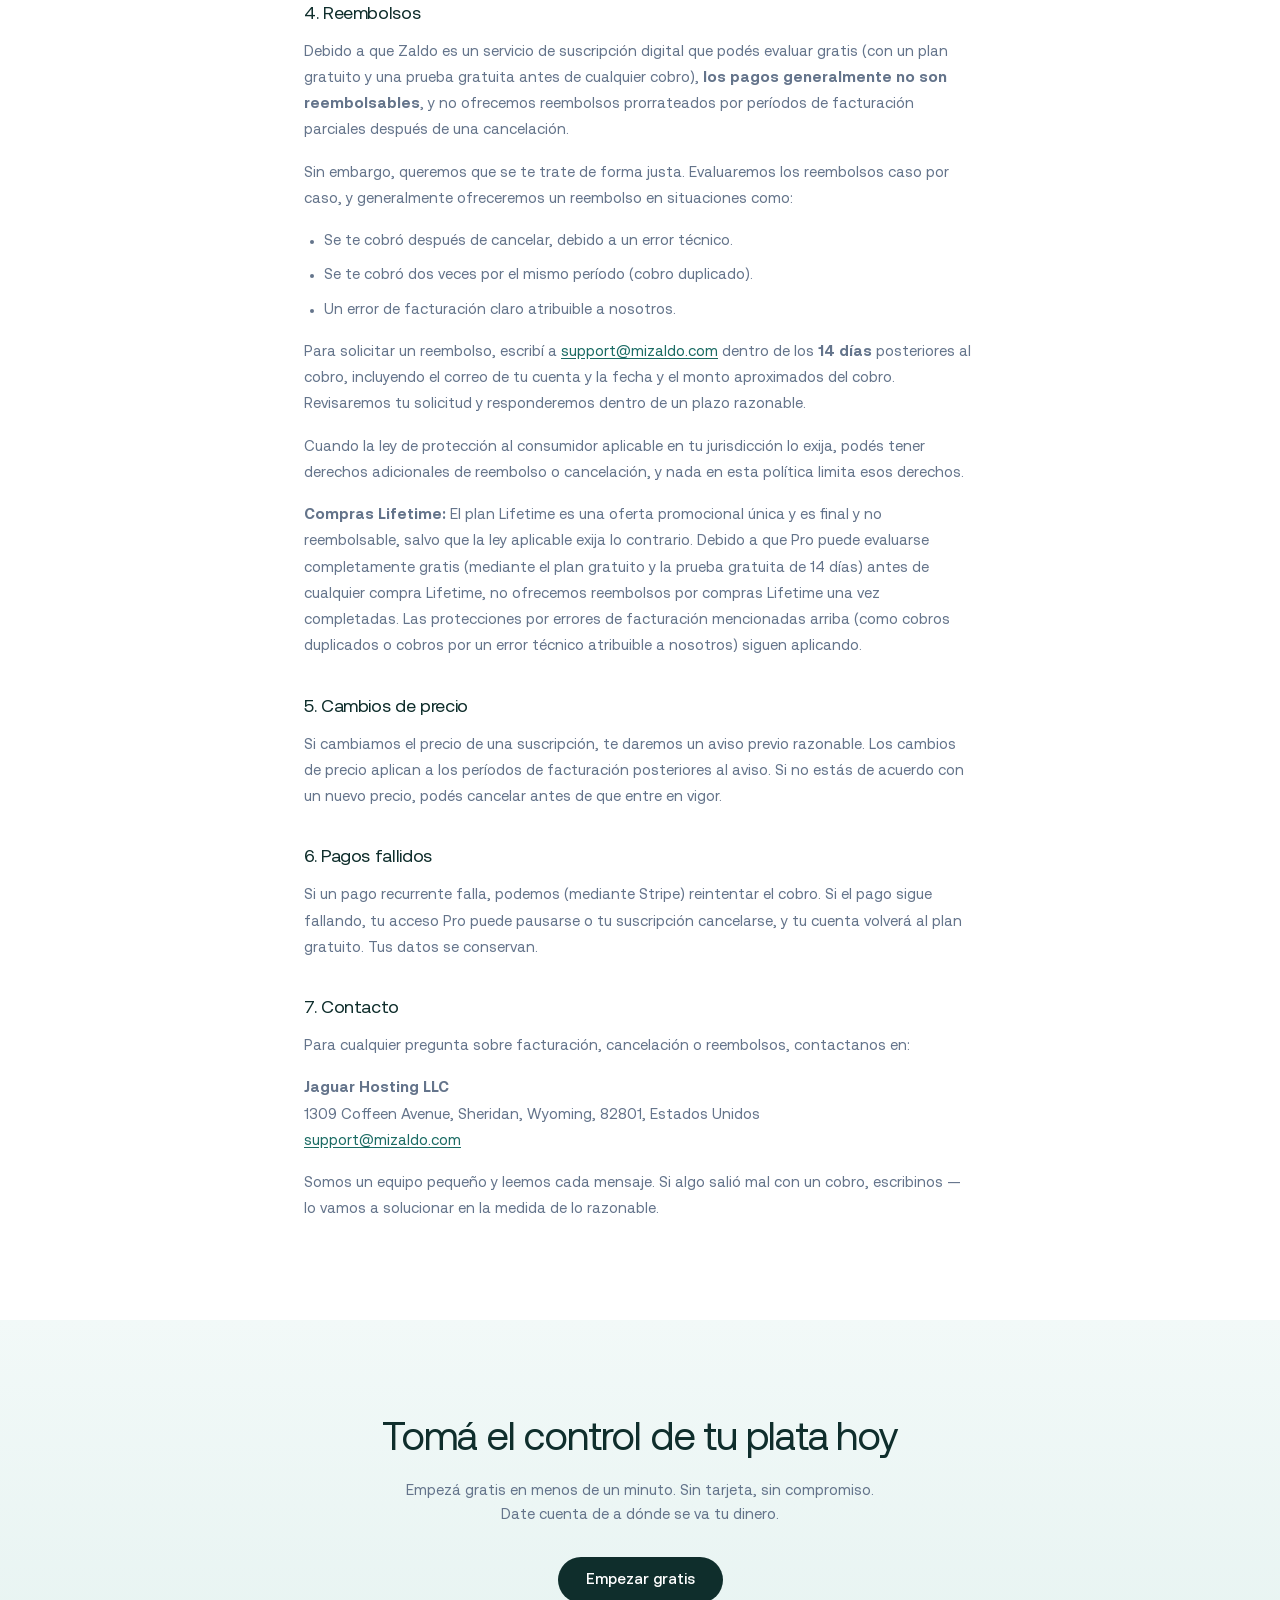
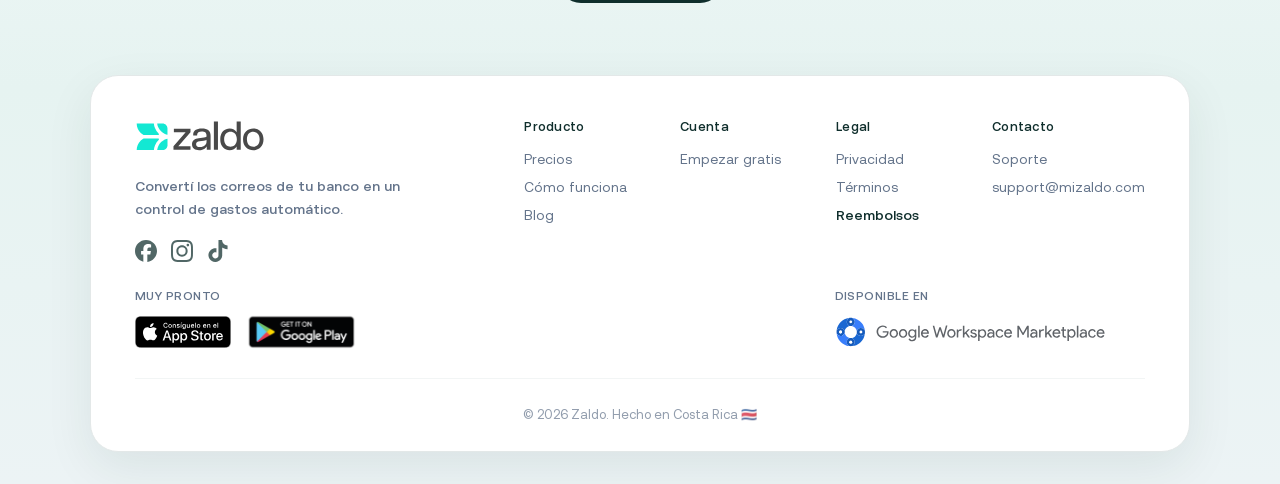
<file: refund-and-cancellation-policy.html>
<!DOCTYPE html>
<html lang="es">
<head>
  <meta charset="UTF-8">
  <meta name="viewport" content="width=device-width, initial-scale=1.0">
  <title>Política de Reembolsos y Cancelación — Zaldo</title>
  <meta name="description" content="Cómo funcionan las suscripciones, cancelaciones y reembolsos en Zaldo.">
  <link rel="canonical" href="https://mizaldo.com/refund-and-cancellation-policy">
  <meta name="theme-color" content="#4FD1C5">

  <!-- Open Graph -->
  <meta property="og:type" content="website">
  <meta property="og:title" content="Política de Reembolsos y Cancelación — Zaldo">
  <meta property="og:description" content="Cómo funcionan las suscripciones, cancelaciones y reembolsos en Zaldo.">
  <meta property="og:url" content="https://mizaldo.com/refund-and-cancellation-policy">
  <meta property="og:image" content="https://mizaldo.com/assets/img/og-image.jpg">
  <meta property="og:image:width" content="1200">
  <meta property="og:image:height" content="630">
  <meta property="og:locale" content="es_CR">
  <meta property="og:site_name" content="Zaldo">

  <!-- Twitter Card -->
  <meta name="twitter:card" content="summary_large_image">
  <meta name="twitter:title" content="Política de Reembolsos y Cancelación — Zaldo">
  <meta name="twitter:description" content="Cómo funcionan las suscripciones, cancelaciones y reembolsos en Zaldo.">
  <meta name="twitter:image" content="https://mizaldo.com/assets/img/og-image.jpg">

  <link rel="icon" href="/favicon.ico" sizes="any">
  <link rel="icon" type="image/png" sizes="512x512" href="/assets/icons/zaldo-favicon.png">
  <link rel="apple-touch-icon" href="/assets/icons/zaldo-favicon.png">
  <style>
@font-face{font-family:'Aeonik Pro';src:url('/assets/aeonik-pro/aeonik-regular.woff') format('woff');font-weight:400;font-style:normal;font-display:swap}
@font-face{font-family:'Aeonik Pro';src:url('/assets/aeonik-pro/aeonik-medium.woff') format('woff');font-weight:600;font-style:normal;font-display:swap}
@font-face{font-family:'Aeonik Pro';src:url('/assets/aeonik-pro/aeonik-bold.woff') format('woff');font-weight:700;font-style:normal;font-display:swap}
*,*::before,*::after{box-sizing:border-box;margin:0;padding:0}
:root{--teal:#4FD1C5;--teal-dark:#1a6b63;--heading-dark:#0f2e2c;--text-body:#64748b;--radius-pill:9999px;--surface:#fff}
body{font-family:'Aeonik Pro',system-ui,sans-serif;background:var(--surface);color:var(--heading-dark);min-height:100vh;-webkit-font-smoothing:antialiased}
.legal-page{min-height:100vh;display:flex;flex-direction:column;background:var(--surface)}
.page-header{background:var(--surface);border-bottom:1px solid rgba(15,46,44,.08)}
.nav{position:relative;z-index:10;display:flex;justify-content:space-between;align-items:center;padding:1.25rem 3rem;max-width:1280px;width:100%;margin:0 auto}
.logo{display:inline-flex;align-items:center;text-decoration:none}
.logo-img,.nav .logo-img{width:auto;display:block}
.nav .logo-img{height:clamp(1.75rem,2.8vw,2.25rem)}
.nav-actions{display:flex;align-items:center;gap:2rem}
.nav-links{display:flex;gap:2rem;list-style:none}
.nav-links a{color:var(--text-body);text-decoration:none;font-size:.875rem;font-weight:500}
.nav-cta{display:flex;align-items:center}
.nav-toggle,.nav-overlay{display:none}
.btn{display:inline-flex;align-items:center;justify-content:center;padding:.625rem 1.25rem;min-height:2.75rem;border-radius:var(--radius-pill);font-family:inherit;font-size:.875rem;font-weight:600;line-height:1;text-decoration:none;border:none;cursor:pointer;white-space:nowrap}
.btn--dark{background:#0F2E2C;color:#fff}
.legal-main{flex:1;width:100%;max-width:720px;margin:0 auto;padding:3rem 1.5rem 5rem}
.legal-main h1{font-size:clamp(1.75rem,4vw,2.25rem);font-weight:700;letter-spacing:-.03em;color:var(--heading-dark);line-height:1.2;margin-bottom:.75rem}
.legal-meta{font-size:.875rem;color:var(--text-body);margin-bottom:2rem}
.legal-main p{font-size:.9375rem;line-height:1.75;color:var(--text-body);margin-bottom:1rem}
@media(max-width:768px){.nav{padding:1rem 1.5rem;z-index:200}.nav .logo-img{height:1.75rem}.nav-toggle{display:flex;flex-direction:column;justify-content:center;align-items:center;gap:5px;width:2.75rem;height:2.75rem;margin-left:auto;padding:0;border:none;background:transparent;cursor:pointer;z-index:202}.nav-toggle-bar{display:block;width:1.375rem;height:2px;background:var(--heading-dark);border-radius:1px}.nav-actions{position:fixed;top:0;right:0;width:min(100%,18.75rem);height:100dvh;flex-direction:column;align-items:stretch;padding:5rem 1.5rem 2rem;background:var(--surface);transform:translateX(100%);z-index:201}.nav-links{flex-direction:column;gap:0;width:100%}.nav-links a{display:block;padding:1rem 0;font-size:1rem}.nav-cta{flex-direction:column;width:100%;margin-top:1.5rem}.nav-cta .btn{width:100%;justify-content:center}}
  </style>
  <link rel="preload" as="style" href="/assets/css/styles.css">
  <link rel="stylesheet" href="/assets/css/styles.css" media="print" onload="this.media='all'">
  <noscript><link rel="stylesheet" href="/assets/css/styles.css"></noscript>

  <!-- Meta Pixel Code -->
  <script async src="/assets/js/meta-pixel.js"></script>
  <noscript><img height="1" width="1" style="display:none"
  src="https://www.facebook.com/tr?id=1056531280575934&ev=PageView&noscript=1"
  /></noscript>
  <!-- End Meta Pixel Code -->
  <script src="/assets/js/main.js" async></script>
</head>
<body class="legal-page">
  <header class="page-header">
    <div class="nav">
      <a href="index.html" class="logo" aria-label="Zaldo — inicio">
        <img src="assets/zaldo-logo-v1.svg" alt="Zaldo" class="logo-img" width="511" height="195" decoding="async">
      </a>
      <button type="button" class="nav-toggle" aria-expanded="false" aria-controls="nav-menu" aria-label="Abrir menú">
        <span class="nav-toggle-bar" aria-hidden="true"></span>
        <span class="nav-toggle-bar" aria-hidden="true"></span>
        <span class="nav-toggle-bar" aria-hidden="true"></span>
      </button>
      <div class="nav-overlay" aria-hidden="true"></div>
      <div class="nav-actions" id="nav-menu">
        <nav aria-label="Principal">
          <ul class="nav-links">
            <li><a href="index.html#how-it-works">Cómo funciona</a></li>
            <li><a href="index.html#app-tour">Features</a></li>
            <li><a href="index.html#pricing">Precio</a></li>
            <li><a href="/blog">Blog</a></li>
          </ul>
        </nav>
        <div class="nav-cta">
          <a href="https://app.mizaldo.com/login" class="btn btn--dark">
            <span>Empezar gratis</span>
          </a>
        </div>
      </div>
    </div>
  </header>

  <main class="legal-main">
    <div class="legal-lang-toggle billing-toggle" role="group" aria-label="Idioma / Language">
      <button type="button" class="billing-toggle-option active" data-lang="es" aria-pressed="true">Español</button>
      <button type="button" class="billing-toggle-option" data-lang="en" aria-pressed="false">English</button>
    </div>

    <div class="legal-lang-content" data-lang="es" lang="es">
    <h1>Política de Reembolsos y Cancelación — Zaldo</h1>
    <p class="legal-meta"><strong>Última actualización: 3 de septiembre de 2026</strong></p>

    <p>Esta Política de Reembolsos y Cancelación explica cómo funcionan las suscripciones, cancelaciones y reembolsos en Zaldo, operado por Jaguar Hosting LLC ("nosotros" o "nuestro"). Forma parte de nuestros <a href="terms-of-service">Términos de Servicio</a>.</p>

    <p>Buscamos ser justos y transparentes. Si alguna vez tenés un problema con un cobro, escribinos a <a href="mailto:support@mizaldo.com">support@mizaldo.com</a> y trabajaremos con vos de buena fe.</p>

    <hr>

    <h2>1. Suscripciones</h2>
    <p>Zaldo ofrece un plan gratuito y un plan pago <strong>Pro</strong>. Pro está disponible en ciclo de facturación <strong>mensual</strong> o <strong>anual</strong>, y — como oferta limitada de acceso anticipado para un número limitado de usuarios — como una compra única <strong>Lifetime</strong>. Las suscripciones pagas se facturan por adelantado a través de nuestro procesador de pagos, Stripe, y se renuevan automáticamente hasta que se cancelen. El plan Lifetime es un único pago sin facturación recurrente (ver Secciones 3 y 4 sobre cómo aplican la cancelación y los reembolsos).</p>

    <h2>2. Prueba gratuita</h2>
    <p>El plan Pro puede ofrecerse con una <strong>prueba gratuita de 14 días</strong>.</p>
    <ul>
      <li><strong>No</strong> se te cobrará durante la prueba.</li>
      <li>Si no cancelás antes de que termine la prueba, tu suscripción se convierte automáticamente en un plan pago y se cobra tu método de pago al precio mostrado al momento de pagar.</li>
      <li>Podés cancelar en cualquier momento antes de que termine la prueba para evitar cualquier cobro.</li>
    </ul>

    <h2>3. Cancelación</h2>
    <p>Podés cancelar tu suscripción Pro en cualquier momento:</p>
    <ul>
      <li>Desde el dashboard de Zaldo (Configuración → Facturación), o</li>
      <li>A través del portal de clientes de Stripe.</li>
    </ul>
    <p><strong>Cómo funciona la cancelación:</strong></p>
    <ul>
      <li>La cancelación entra en vigor al <strong>final de tu período de facturación actual</strong>. Conservás el acceso Pro hasta esa fecha.</li>
      <li>Después de esa fecha, tu cuenta vuelve automáticamente al <strong>plan gratuito</strong>.</li>
      <li><strong>No perdés tus datos.</strong> Tus transacciones, categorías e historial permanecen en tu cuenta. Las funciones que superan los límites del plan gratuito dejan de estar disponibles hasta que vuelvas a suscribirte, pero nada se elimina. Si te volvés a suscribir, se restaura tu acceso completo.</li>
    </ul>
    <p><strong>Compras Lifetime:</strong> Debido a que el plan Lifetime es una compra única y no una suscripción recurrente, no tiene ciclo de facturación que cancelar y no se administra a través del portal de clientes de Stripe. Tu acceso Lifetime continúa durante la vida operativa del Servicio (ver nuestros <a href="terms-of-service">Términos de Servicio</a>).</p>

    <h2>4. Reembolsos</h2>
    <p>Debido a que Zaldo es un servicio de suscripción digital que podés evaluar gratis (con un plan gratuito y una prueba gratuita antes de cualquier cobro), <strong>los pagos generalmente no son reembolsables</strong>, y no ofrecemos reembolsos prorrateados por períodos de facturación parciales después de una cancelación.</p>
    <p>Sin embargo, queremos que se te trate de forma justa. Evaluaremos los reembolsos caso por caso, y generalmente ofreceremos un reembolso en situaciones como:</p>
    <ul>
      <li>Se te cobró después de cancelar, debido a un error técnico.</li>
      <li>Se te cobró dos veces por el mismo período (cobro duplicado).</li>
      <li>Un error de facturación claro atribuible a nosotros.</li>
    </ul>
    <p>Para solicitar un reembolso, escribí a <a href="mailto:support@mizaldo.com">support@mizaldo.com</a> dentro de los <strong>14 días</strong> posteriores al cobro, incluyendo el correo de tu cuenta y la fecha y el monto aproximados del cobro. Revisaremos tu solicitud y responderemos dentro de un plazo razonable.</p>
    <p>Cuando la ley de protección al consumidor aplicable en tu jurisdicción lo exija, podés tener derechos adicionales de reembolso o cancelación, y nada en esta política limita esos derechos.</p>
    <p><strong>Compras Lifetime:</strong> El plan Lifetime es una oferta promocional única y es final y no reembolsable, salvo que la ley aplicable exija lo contrario. Debido a que Pro puede evaluarse completamente gratis (mediante el plan gratuito y la prueba gratuita de 14 días) antes de cualquier compra Lifetime, no ofrecemos reembolsos por compras Lifetime una vez completadas. Las protecciones por errores de facturación mencionadas arriba (como cobros duplicados o cobros por un error técnico atribuible a nosotros) siguen aplicando.</p>

    <h2>5. Cambios de precio</h2>
    <p>Si cambiamos el precio de una suscripción, te daremos un aviso previo razonable. Los cambios de precio aplican a los períodos de facturación posteriores al aviso. Si no estás de acuerdo con un nuevo precio, podés cancelar antes de que entre en vigor.</p>

    <h2>6. Pagos fallidos</h2>
    <p>Si un pago recurrente falla, podemos (mediante Stripe) reintentar el cobro. Si el pago sigue fallando, tu acceso Pro puede pausarse o tu suscripción cancelarse, y tu cuenta volverá al plan gratuito. Tus datos se conservan.</p>

    <h2>7. Contacto</h2>
    <p>Para cualquier pregunta sobre facturación, cancelación o reembolsos, contactanos en:</p>
    <p><strong>Jaguar Hosting LLC</strong><br>
    1309 Coffeen Avenue, Sheridan, Wyoming, 82801, Estados Unidos<br>
    <a href="mailto:support@mizaldo.com">support@mizaldo.com</a></p>
    <p>Somos un equipo pequeño y leemos cada mensaje. Si algo salió mal con un cobro, escribinos — lo vamos a solucionar en la medida de lo razonable.</p>
    </div>

    <div class="legal-lang-content" data-lang="en" lang="en" hidden>
    <h1>Refund &amp; Cancellation Policy — Zaldo</h1>
    <p class="legal-meta"><strong>Last updated: September 3, 2026</strong></p>

    <p>This Refund &amp; Cancellation Policy explains how subscriptions, cancellations, and refunds work for Zaldo, operated by Jaguar Hosting LLC ("we," "us," or "our"). It forms part of our <a href="terms-of-service">Terms of Service</a>.</p>

    <p>We aim to be fair and transparent. If you ever have a problem with a charge, contact us at <a href="mailto:support@mizaldo.com">support@mizaldo.com</a> and we will work with you in good faith.</p>

    <hr>

    <h2>1. Subscriptions</h2>
    <p>Zaldo offers a free plan and a paid <strong>Pro</strong> plan. Pro is available on a <strong>monthly</strong> or <strong>annual</strong> billing cycle, and — as a limited early-access offer to a limited number of users — as a one-time <strong>Lifetime</strong> purchase. Paid subscriptions are billed in advance through our payment processor, Stripe, and renew automatically until cancelled. The Lifetime plan is a single one-time payment with no recurring billing (see Sections 3 and 4 for how cancellation and refunds apply to it).</p>

    <h2>2. Free trial</h2>
    <p>The Pro plan may be offered with a <strong>14-day free trial</strong>.</p>
    <ul>
      <li>You will <strong>not</strong> be charged during the trial.</li>
      <li>If you do not cancel before the trial ends, your subscription automatically converts to a paid plan and your payment method is charged at the price shown at checkout.</li>
      <li>You can cancel at any time before the trial ends to avoid any charge.</li>
    </ul>

    <h2>3. Cancellation</h2>
    <p>You can cancel your Pro subscription at any time:</p>
    <ul>
      <li>From within the Zaldo dashboard (Settings → Billing), or</li>
      <li>Through the Stripe customer portal.</li>
    </ul>
    <p><strong>How cancellation works:</strong></p>
    <ul>
      <li>Cancellation takes effect at the <strong>end of your current billing period</strong>. You keep Pro access until that date.</li>
      <li>After that date, your account automatically reverts to the <strong>free plan</strong>.</li>
      <li><strong>You do not lose your data.</strong> Your transactions, categories, and history remain in your account. Features beyond the free plan's limits become unavailable until you upgrade again, but nothing is deleted. If you resubscribe, your full access is restored.</li>
    </ul>
    <p><strong>Lifetime purchases:</strong> Because the Lifetime plan is a one-time purchase and not a recurring subscription, there is no billing cycle to cancel and it is not managed through the Stripe customer portal. Your Lifetime access continues for the operational lifetime of the Service (see our <a href="terms-of-service">Terms of Service</a>).</p>

    <h2>4. Refunds</h2>
    <p>Because Zaldo is a digital subscription service that you can evaluate for free (with both a free plan and a free trial before any charge), <strong>payments are generally non-refundable</strong>, and we do not provide prorated refunds for partial billing periods after a cancellation.</p>
    <p>However, we want you to be treated fairly. We will consider refunds on a case-by-case basis, and will generally provide a refund in situations such as:</p>
    <ul>
      <li>You were charged after cancelling, due to a technical error.</li>
      <li>You were charged twice for the same period (duplicate charge).</li>
      <li>A clear billing error attributable to us.</li>
    </ul>
    <p>To request a refund, contact <a href="mailto:support@mizaldo.com">support@mizaldo.com</a> within <strong>14 days</strong> of the charge, including the email address on your account and the approximate date and amount of the charge. We will review your request and respond within a reasonable timeframe.</p>
    <p>Where required by applicable consumer protection law in your jurisdiction, you may have additional refund or cancellation rights, and nothing in this policy limits those rights.</p>
    <p><strong>Lifetime purchases:</strong> The Lifetime plan is a one-time promotional offer and is final and non-refundable, except where required by applicable law. Because Pro can be fully evaluated for free (through both the free plan and the 14-day free trial) before any Lifetime purchase, we do not provide refunds for Lifetime purchases once completed. The billing-error protections above (such as duplicate charges or charges due to a technical error attributable to us) still apply.</p>

    <h2>5. Price changes</h2>
    <p>If we change the price of a subscription, we will give you reasonable advance notice. Price changes apply to billing periods after the notice. If you do not agree to a new price, you may cancel before it takes effect.</p>

    <h2>6. Failed payments</h2>
    <p>If a recurring payment fails, we (via Stripe) may retry the charge. If payment continues to fail, your Pro access may be paused or your subscription cancelled, and your account will revert to the free plan. Your data is retained.</p>

    <h2>7. Contact</h2>
    <p>For any billing, cancellation, or refund question, contact us at:</p>
    <p><strong>Jaguar Hosting LLC</strong><br>
    1309 Coffeen Avenue, Sheridan, Wyoming, 82801, United States<br>
    <a href="mailto:support@mizaldo.com">support@mizaldo.com</a></p>
    <p>We're a small team and we read every message. If something went wrong with a charge, reach out — we'll make it right where we reasonably can.</p>
    </div>
  </main>

  <div class="site-closing">
    <section class="cta-final" id="cta-final">
      <div class="cta-final-inner">
        <h2>Tomá el control de tu plata hoy</h2>
        <p>Empezá gratis en menos de un minuto. Sin tarjeta, sin compromiso.<br>Date cuenta de a dónde se va tu dinero.</p>
        <div class="cta-group">
          <a href="https://app.mizaldo.com/login" class="btn btn--dark">
            <span>Empezar gratis</span>
          </a>
        </div>
      </div>
    </section>

    <footer class="site-footer">
      <div class="site-footer-card">
        <div class="site-footer-main">
          <div class="site-footer-brand">
            <a href="index.html" class="site-footer-logo" aria-label="Zaldo — inicio">
              <img src="assets/zaldo-logo-v1.svg" alt="Zaldo" class="logo-img" width="511" height="195" decoding="async" loading="lazy">
            </a>
            <p class="site-footer-tagline">Convertí los correos de tu banco en un control de gastos automático.</p>
            <nav class="site-footer-social" aria-label="Redes sociales">
              <a href="https://www.facebook.com/profile.php?id=61590515493888" target="_blank" rel="noopener noreferrer" aria-label="Zaldo en Facebook">
                <svg viewBox="0 0 24 24" width="22" height="22" aria-hidden="true"><path fill="currentColor" d="M9.101 23.691v-7.98H6.627v-3.667h2.474v-1.58c0-4.085 1.848-5.978 5.858-5.978.401 0 .955.042 1.468.103a8.68 8.68 0 0 1 1.141.195v3.325a8.623 8.623 0 0 0-.653-.036 26.805 26.805 0 0 0-.733-.009c-.707 0-1.259.096-1.675.309a1.686 1.686 0 0 0-.679.622c-.258.42-.374.995-.374 1.752v1.297h3.919l-.386 2.103-.287 1.564h-3.246v8.245C19.396 23.238 24 18.179 24 12.044c0-6.627-5.373-12-12-12s-12 5.373-12 12c0 5.628 3.874 10.35 9.101 11.647Z"/></svg>
              </a>
              <a href="https://www.instagram.com/zaldoapp" target="_blank" rel="noopener noreferrer" aria-label="Zaldo en Instagram">
                <svg viewBox="0 0 24 24" width="22" height="22" aria-hidden="true"><path fill="currentColor" d="M7.0301.084c-1.2768.0602-2.1487.264-2.911.5634-.7888.3075-1.4575.72-2.1228 1.3877-.6652.6677-1.075 1.3368-1.3802 2.127-.2954.7638-.4956 1.6365-.552 2.914-.0564 1.2775-.0689 1.6882-.0626 4.947.0062 3.2586.0206 3.6671.0825 4.9473.061 1.2765.264 2.1482.5635 2.9107.308.7889.72 1.4573 1.388 2.1228.6679.6655 1.3365 1.0743 2.1285 1.38.7632.295 1.6361.4961 2.9134.552 1.2773.056 1.6884.069 4.9462.0627 3.2578-.0062 3.668-.0207 4.9478-.0814 1.28-.0607 2.147-.2652 2.9098-.5633.7889-.3086 1.4578-.72 2.1228-1.3881.665-.6682 1.0745-1.3378 1.3795-2.1284.2957-.7632.4966-1.636.552-2.9124.056-1.2809.0692-1.6898.063-4.948-.0063-3.2583-.021-3.6668-.0817-4.9465-.0607-1.2797-.264-2.1487-.5633-2.9117-.3084-.7889-.72-1.4568-1.3876-2.1228C21.2982 1.33 20.628.9208 19.8378.6165 19.074.321 18.2017.1197 16.9244.0645 15.6471.0093 15.236-.005 11.977.0014 8.718.0076 8.31.0215 7.0301.0839m.1402 21.6932c-1.17-.0509-1.8053-.2453-2.2287-.408-.5606-.216-.96-.4771-1.3819-.895-.422-.4178-.6811-.8186-.9-1.378-.1644-.4234-.3624-1.058-.4171-2.228-.0595-1.2645-.072-1.6442-.079-4.848-.007-3.2037.0053-3.583.0607-4.848.05-1.169.2456-1.805.408-2.2282.216-.5613.4762-.96.895-1.3816.4188-.4217.8184-.6814 1.3783-.9003.423-.1651 1.0575-.3614 2.227-.4171 1.2655-.06 1.6447-.072 4.848-.079 3.2033-.007 3.5835.005 4.8495.0608 1.169.0508 1.8053.2445 2.228.408.5608.216.96.4754 1.3816.895.4217.4194.6816.8176.9005 1.3787.1653.4217.3617 1.056.4169 2.2263.0602 1.2655.0739 1.645.0796 4.848.0058 3.203-.0055 3.5834-.061 4.848-.051 1.17-.245 1.8055-.408 2.2294-.216.5604-.4763.96-.8954 1.3814-.419.4215-.8181.6811-1.3783.9-.4224.1649-1.0577.3617-2.2262.4174-1.2656.0595-1.6448.072-4.8493.079-3.2045.007-3.5825-.006-4.848-.0608M16.953 5.5864A1.44 1.44 0 1 0 18.39 4.144a1.44 1.44 0 0 0-1.437 1.4424M5.8385 12.012c.0067 3.4032 2.7706 6.1557 6.173 6.1493 3.4026-.0065 6.157-2.7701 6.1506-6.1733-.0065-3.4032-2.771-6.1565-6.174-6.1498-3.403.0067-6.156 2.771-6.1496 6.1738M8 12.0077a4 4 0 1 1 4.008 3.9921A3.9996 3.9996 0 0 1 8 12.0077"/></svg>
              </a>
              <a href="https://www.tiktok.com/@juliancabadaweb" target="_blank" rel="noopener noreferrer" aria-label="Zaldo en TikTok">
                <svg viewBox="0 0 24 24" width="22" height="22" aria-hidden="true"><path fill="currentColor" d="M12.525.02c1.31-.02 2.61-.01 3.91-.02.08 1.53.63 3.09 1.75 4.17 1.12 1.11 2.7 1.62 4.24 1.79v4.03c-1.44-.05-2.89-.35-4.2-.97-.57-.26-1.1-.59-1.62-.93-.01 2.92.01 5.84-.02 8.75-.08 1.4-.54 2.79-1.35 3.94-1.31 1.92-3.58 3.17-5.91 3.21-1.43.08-2.86-.31-4.08-1.03-2.02-1.19-3.44-3.37-3.65-5.71-.02-.5-.03-1-.01-1.49.18-1.9 1.12-3.72 2.58-4.96 1.66-1.44 3.98-2.13 6.15-1.72.02 1.48-.04 2.96-.04 4.44-.99-.32-2.15-.23-3.02.37-.63.41-1.11 1.04-1.36 1.75-.21.51-.15 1.07-.14 1.61.24 1.64 1.82 3.02 3.5 2.87 1.12-.01 2.19-.66 2.77-1.61.19-.33.4-.67.41-1.06.1-1.79.06-3.57.07-5.36.01-4.03-.01-8.05.02-12.07z"/></svg>
              </a>
            </nav>
          </div>
          <div class="site-footer-columns">
            <div class="site-footer-col">
              <h3>Producto</h3>
              <ul>
                <li><a href="index.html#pricing">Precios</a></li>
                <li><a href="index.html#how-it-works">Cómo funciona</a></li>
                <li><a href="/blog">Blog</a></li>
              </ul>
            </div>
            <div class="site-footer-col">
              <h3>Cuenta</h3>
              <ul>
                <li><a href="https://app.mizaldo.com/login">Empezar gratis</a></li>
              </ul>
            </div>
            <div class="site-footer-col">
              <h3>Legal</h3>
              <ul>
                <li><a href="privacy-policy">Privacidad</a></li>
                <li><a href="terms-of-service">Términos</a></li>
                <li><a href="refund-and-cancellation-policy" aria-current="page">Reembolsos</a></li>
              </ul>
            </div>
            <div class="site-footer-col">
              <h3>Contacto</h3>
              <ul>
                <li><a href="soporte">Soporte</a></li>
                <li><a href="mailto:support@mizaldo.com">support@mizaldo.com</a></li>
              </ul>
            </div>
          </div>
        </div>        <div class="site-footer-stores">
          <div class="site-footer-stores-group">
            <span class="site-footer-stores-label">Muy pronto</span>
            <div class="site-footer-stores-badges">
              <img src="assets/AppStore.svg" alt="Próximamente en App Store" width="165" height="55" decoding="async" loading="lazy">
              <img src="assets/google-play.svg" alt="Próximamente en Google Play" width="195" height="60" decoding="async" loading="lazy">
            </div>
          </div>
          <div class="site-footer-stores-group">
            <span class="site-footer-stores-label">Disponible en</span>
            <a class="site-footer-marketplace" href="https://workspace.google.com/marketplace/app/zaldo/243367250792?flow_type=2" target="_blank" rel="noopener noreferrer">
              <img src="assets/google-workspace-marketplace-zaldo.svg" alt="Disponible en Google Workspace Marketplace" width="690" height="80" decoding="async" loading="lazy">
            </a>
          </div>
        </div>
<p class="site-footer-copy">© 2026 Zaldo. Hecho en Costa Rica 🇨🇷</p>
      </div>
    </footer>
  </div>
</body>
</html>
</file>
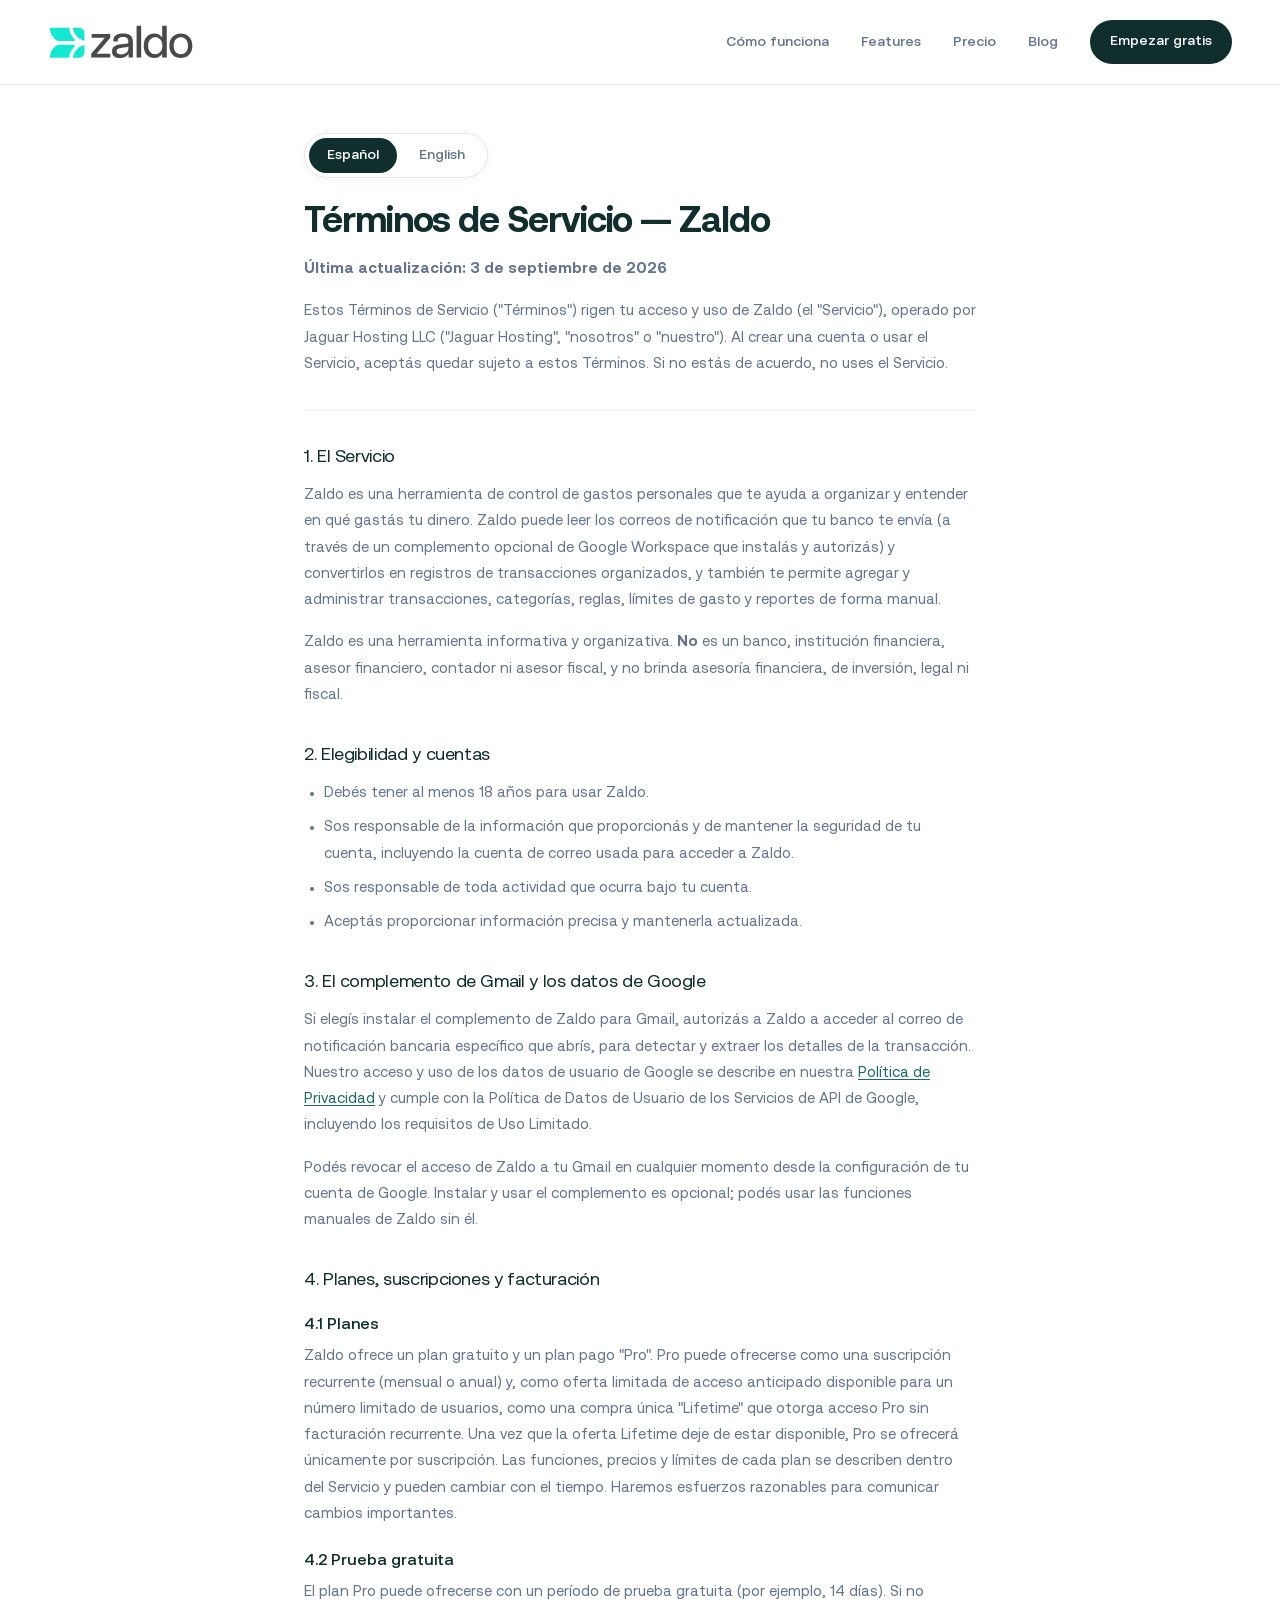
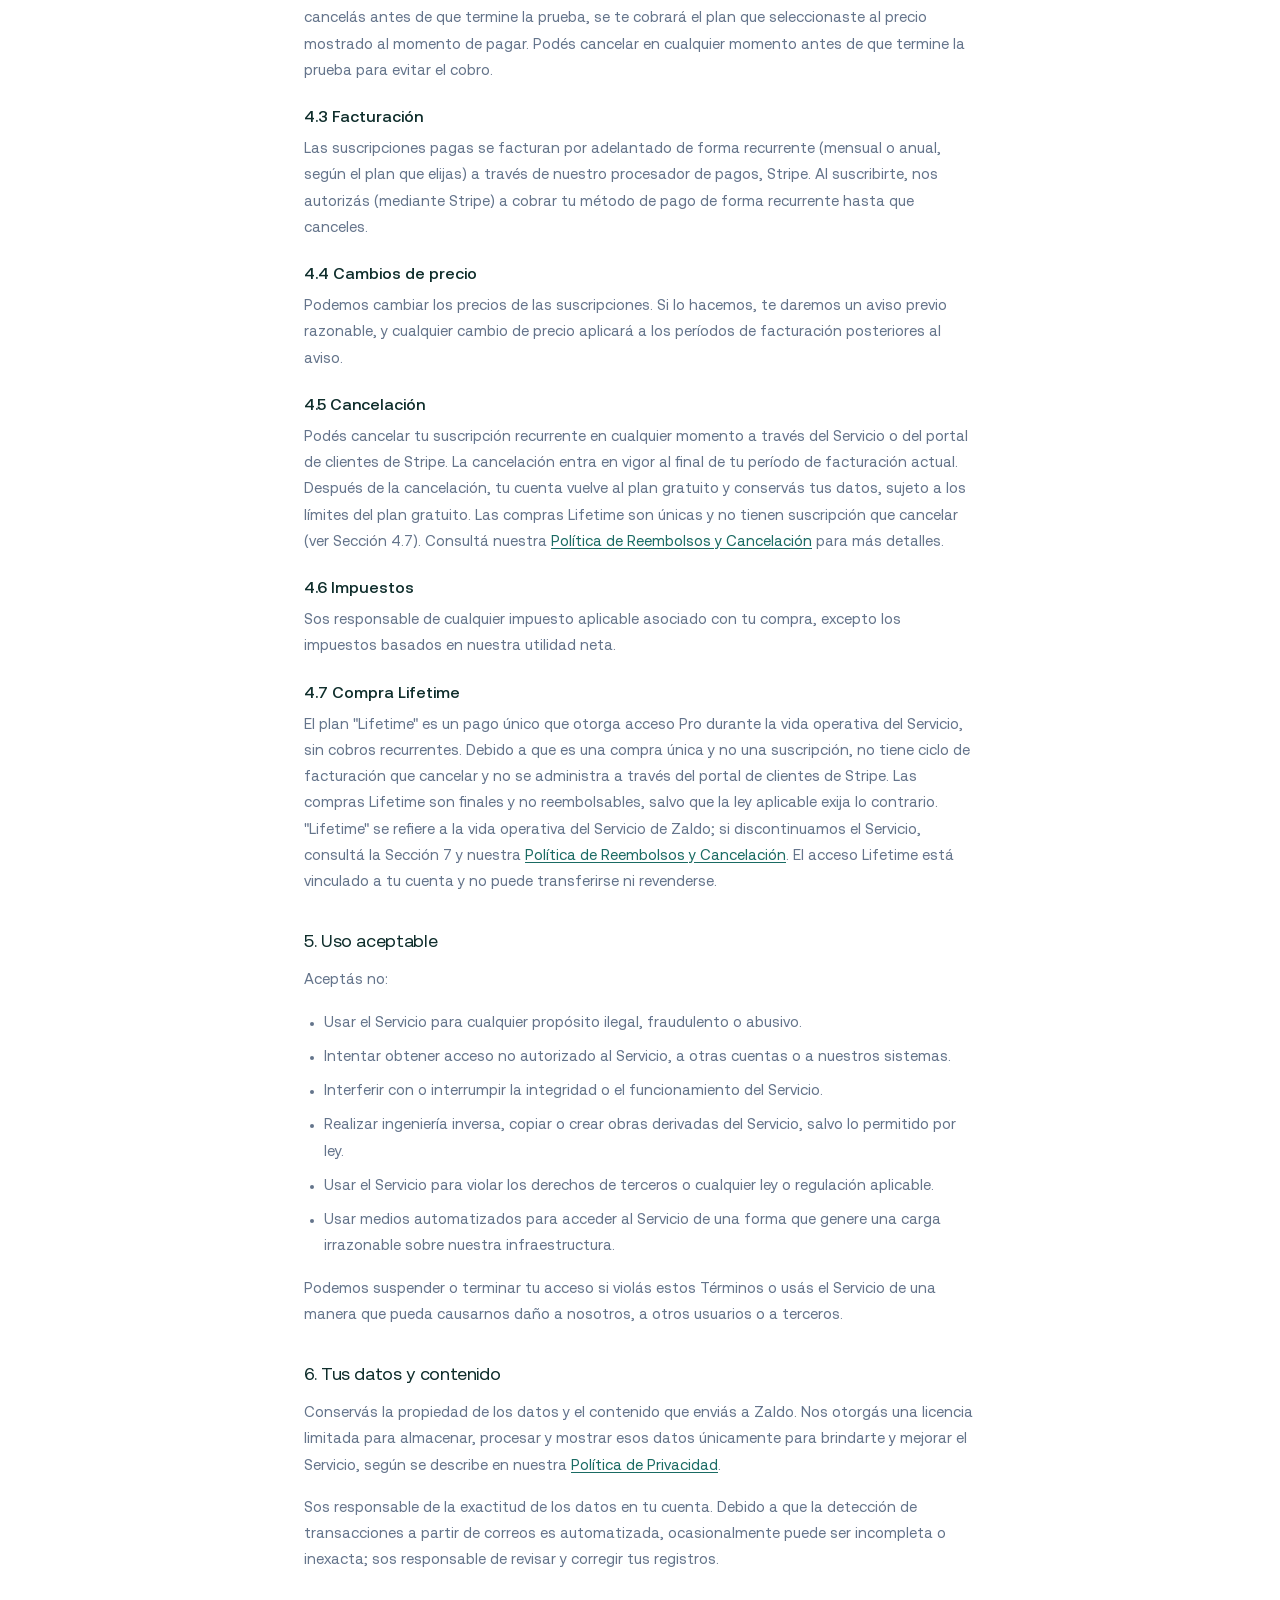
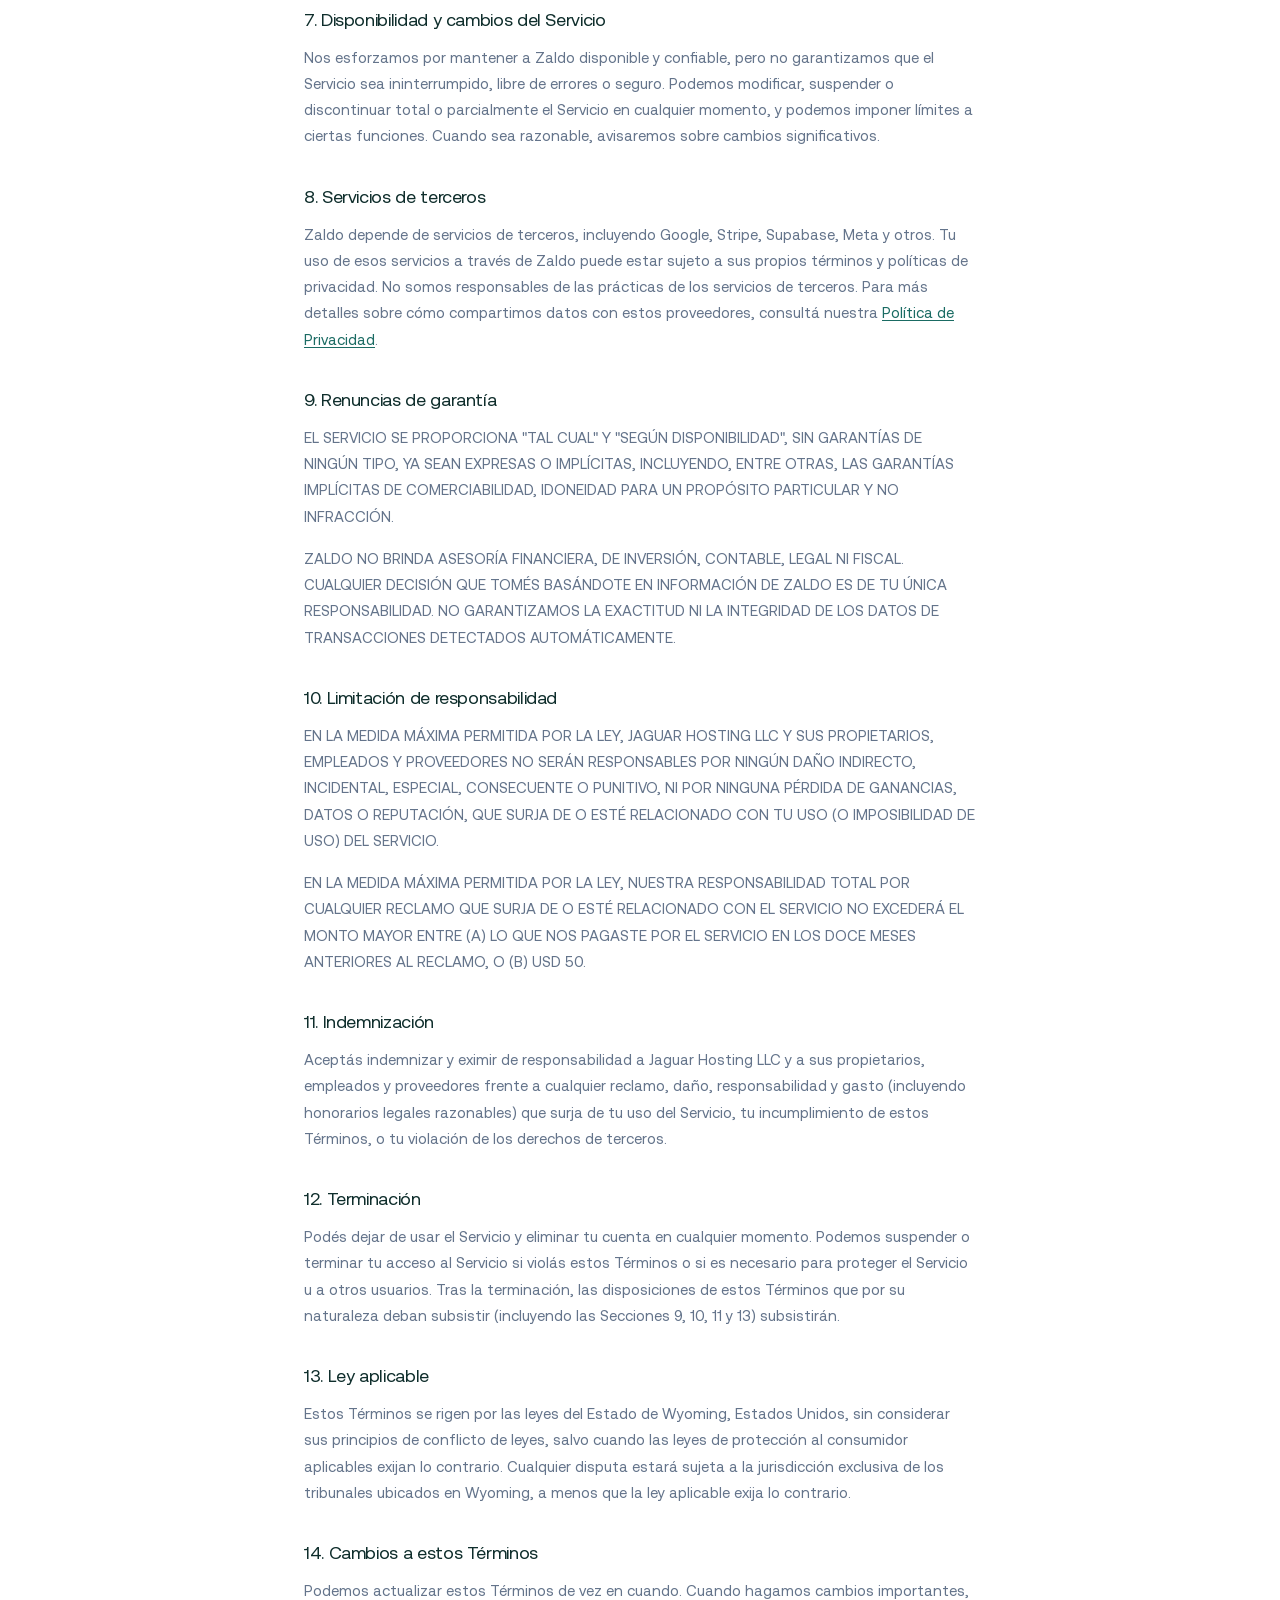
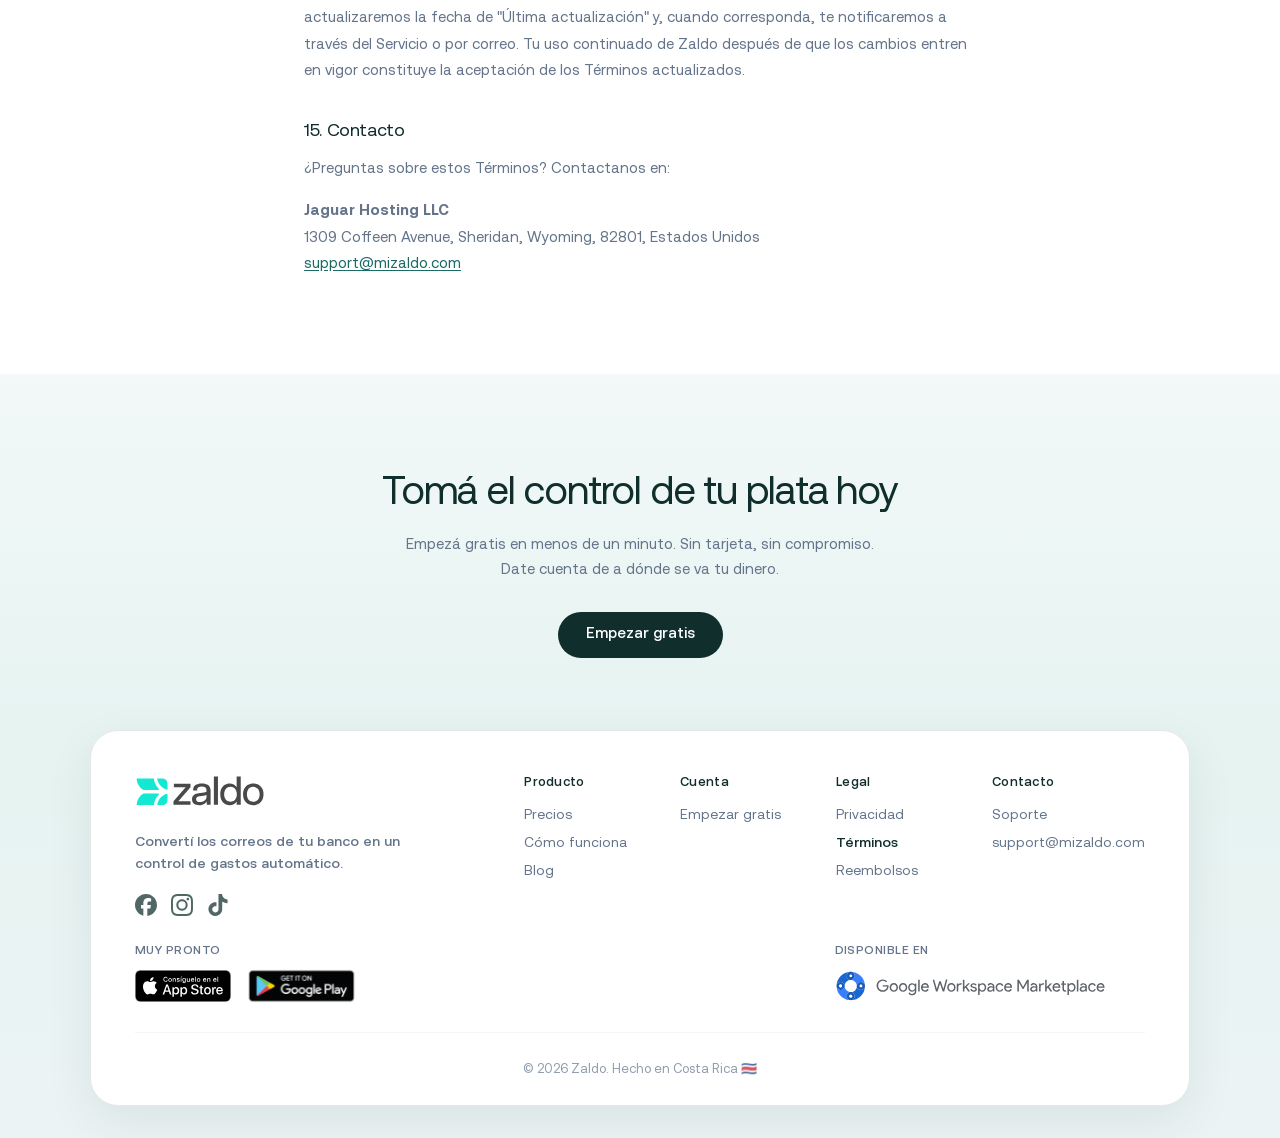
<file: terms-of-service.html>
<!DOCTYPE html>
<html lang="es">
<head>
  <meta charset="UTF-8">
  <meta name="viewport" content="width=device-width, initial-scale=1.0">
  <title>Términos de Servicio — Zaldo</title>
  <meta name="description" content="Términos que rigen tu acceso y uso de Zaldo.">
  <link rel="canonical" href="https://mizaldo.com/terms-of-service">
  <meta name="theme-color" content="#4FD1C5">

  <!-- Open Graph -->
  <meta property="og:type" content="website">
  <meta property="og:title" content="Términos de Servicio — Zaldo">
  <meta property="og:description" content="Términos que rigen tu acceso y uso de Zaldo.">
  <meta property="og:url" content="https://mizaldo.com/terms-of-service">
  <meta property="og:image" content="https://mizaldo.com/assets/img/og-image.jpg">
  <meta property="og:image:width" content="1200">
  <meta property="og:image:height" content="630">
  <meta property="og:locale" content="es_CR">
  <meta property="og:site_name" content="Zaldo">

  <!-- Twitter Card -->
  <meta name="twitter:card" content="summary_large_image">
  <meta name="twitter:title" content="Términos de Servicio — Zaldo">
  <meta name="twitter:description" content="Términos que rigen tu acceso y uso de Zaldo.">
  <meta name="twitter:image" content="https://mizaldo.com/assets/img/og-image.jpg">

  <link rel="icon" href="/favicon.ico" sizes="any">
  <link rel="icon" type="image/png" sizes="512x512" href="/assets/icons/zaldo-favicon.png">
  <link rel="apple-touch-icon" href="/assets/icons/zaldo-favicon.png">
  <style>
@font-face{font-family:'Aeonik Pro';src:url('/assets/aeonik-pro/aeonik-regular.woff') format('woff');font-weight:400;font-style:normal;font-display:swap}
@font-face{font-family:'Aeonik Pro';src:url('/assets/aeonik-pro/aeonik-medium.woff') format('woff');font-weight:600;font-style:normal;font-display:swap}
@font-face{font-family:'Aeonik Pro';src:url('/assets/aeonik-pro/aeonik-bold.woff') format('woff');font-weight:700;font-style:normal;font-display:swap}
*,*::before,*::after{box-sizing:border-box;margin:0;padding:0}
:root{--teal:#4FD1C5;--teal-dark:#1a6b63;--heading-dark:#0f2e2c;--text-body:#64748b;--radius-pill:9999px;--surface:#fff}
body{font-family:'Aeonik Pro',system-ui,sans-serif;background:var(--surface);color:var(--heading-dark);min-height:100vh;-webkit-font-smoothing:antialiased}
.legal-page{min-height:100vh;display:flex;flex-direction:column;background:var(--surface)}
.page-header{background:var(--surface);border-bottom:1px solid rgba(15,46,44,.08)}
.nav{position:relative;z-index:10;display:flex;justify-content:space-between;align-items:center;padding:1.25rem 3rem;max-width:1280px;width:100%;margin:0 auto}
.logo{display:inline-flex;align-items:center;text-decoration:none}
.logo-img,.nav .logo-img{width:auto;display:block}
.nav .logo-img{height:clamp(1.75rem,2.8vw,2.25rem)}
.nav-actions{display:flex;align-items:center;gap:2rem}
.nav-links{display:flex;gap:2rem;list-style:none}
.nav-links a{color:var(--text-body);text-decoration:none;font-size:.875rem;font-weight:500}
.nav-cta{display:flex;align-items:center}
.nav-toggle,.nav-overlay{display:none}
.btn{display:inline-flex;align-items:center;justify-content:center;padding:.625rem 1.25rem;min-height:2.75rem;border-radius:var(--radius-pill);font-family:inherit;font-size:.875rem;font-weight:600;line-height:1;text-decoration:none;border:none;cursor:pointer;white-space:nowrap}
.btn--dark{background:#0F2E2C;color:#fff}
.legal-main{flex:1;width:100%;max-width:720px;margin:0 auto;padding:3rem 1.5rem 5rem}
.legal-main h1{font-size:clamp(1.75rem,4vw,2.25rem);font-weight:700;letter-spacing:-.03em;color:var(--heading-dark);line-height:1.2;margin-bottom:.75rem}
.legal-meta{font-size:.875rem;color:var(--text-body);margin-bottom:2rem}
.legal-main p{font-size:.9375rem;line-height:1.75;color:var(--text-body);margin-bottom:1rem}
@media(max-width:768px){.nav{padding:1rem 1.5rem;z-index:200}.nav .logo-img{height:1.75rem}.nav-toggle{display:flex;flex-direction:column;justify-content:center;align-items:center;gap:5px;width:2.75rem;height:2.75rem;margin-left:auto;padding:0;border:none;background:transparent;cursor:pointer;z-index:202}.nav-toggle-bar{display:block;width:1.375rem;height:2px;background:var(--heading-dark);border-radius:1px}.nav-actions{position:fixed;top:0;right:0;width:min(100%,18.75rem);height:100dvh;flex-direction:column;align-items:stretch;padding:5rem 1.5rem 2rem;background:var(--surface);transform:translateX(100%);z-index:201}.nav-links{flex-direction:column;gap:0;width:100%}.nav-links a{display:block;padding:1rem 0;font-size:1rem}.nav-cta{flex-direction:column;width:100%;margin-top:1.5rem}.nav-cta .btn{width:100%;justify-content:center}}
  </style>
  <link rel="preload" as="style" href="/assets/css/styles.css">
  <link rel="stylesheet" href="/assets/css/styles.css" media="print" onload="this.media='all'">
  <noscript><link rel="stylesheet" href="/assets/css/styles.css"></noscript>

  <!-- Meta Pixel Code -->
  <script async src="/assets/js/meta-pixel.js"></script>
  <noscript><img height="1" width="1" style="display:none"
  src="https://www.facebook.com/tr?id=1056531280575934&ev=PageView&noscript=1"
  /></noscript>
  <!-- End Meta Pixel Code -->
  <script src="/assets/js/main.js" async></script>
</head>
<body class="legal-page">
  <header class="page-header">
    <div class="nav">
      <a href="index.html" class="logo" aria-label="Zaldo — inicio">
        <img src="assets/zaldo-logo-v1.svg" alt="Zaldo" class="logo-img" width="511" height="195" decoding="async">
      </a>
      <button type="button" class="nav-toggle" aria-expanded="false" aria-controls="nav-menu" aria-label="Abrir menú">
        <span class="nav-toggle-bar" aria-hidden="true"></span>
        <span class="nav-toggle-bar" aria-hidden="true"></span>
        <span class="nav-toggle-bar" aria-hidden="true"></span>
      </button>
      <div class="nav-overlay" aria-hidden="true"></div>
      <div class="nav-actions" id="nav-menu">
        <nav aria-label="Principal">
          <ul class="nav-links">
            <li><a href="index.html#how-it-works">Cómo funciona</a></li>
            <li><a href="index.html#app-tour">Features</a></li>
            <li><a href="index.html#pricing">Precio</a></li>
            <li><a href="/blog">Blog</a></li>
          </ul>
        </nav>
        <div class="nav-cta">
          <a href="https://app.mizaldo.com/login" class="btn btn--dark">
            <span>Empezar gratis</span>
          </a>
        </div>
      </div>
    </div>
  </header>

  <main class="legal-main">
    <div class="legal-lang-toggle billing-toggle" role="group" aria-label="Idioma / Language">
      <button type="button" class="billing-toggle-option active" data-lang="es" aria-pressed="true">Español</button>
      <button type="button" class="billing-toggle-option" data-lang="en" aria-pressed="false">English</button>
    </div>

    <div class="legal-lang-content" data-lang="es" lang="es">
    <h1>Términos de Servicio — Zaldo</h1>
    <p class="legal-meta"><strong>Última actualización: 3 de septiembre de 2026</strong></p>

    <p>Estos Términos de Servicio ("Términos") rigen tu acceso y uso de Zaldo (el "Servicio"), operado por Jaguar Hosting LLC ("Jaguar Hosting", "nosotros" o "nuestro"). Al crear una cuenta o usar el Servicio, aceptás quedar sujeto a estos Términos. Si no estás de acuerdo, no uses el Servicio.</p>

    <hr>

    <h2>1. El Servicio</h2>
    <p>Zaldo es una herramienta de control de gastos personales que te ayuda a organizar y entender en qué gastás tu dinero. Zaldo puede leer los correos de notificación que tu banco te envía (a través de un complemento opcional de Google Workspace que instalás y autorizás) y convertirlos en registros de transacciones organizados, y también te permite agregar y administrar transacciones, categorías, reglas, límites de gasto y reportes de forma manual.</p>
    <p>Zaldo es una herramienta informativa y organizativa. <strong>No</strong> es un banco, institución financiera, asesor financiero, contador ni asesor fiscal, y no brinda asesoría financiera, de inversión, legal ni fiscal.</p>

    <h2>2. Elegibilidad y cuentas</h2>
    <ul>
      <li>Debés tener al menos 18 años para usar Zaldo.</li>
      <li>Sos responsable de la información que proporcionás y de mantener la seguridad de tu cuenta, incluyendo la cuenta de correo usada para acceder a Zaldo.</li>
      <li>Sos responsable de toda actividad que ocurra bajo tu cuenta.</li>
      <li>Aceptás proporcionar información precisa y mantenerla actualizada.</li>
    </ul>

    <h2>3. El complemento de Gmail y los datos de Google</h2>
    <p>Si elegís instalar el complemento de Zaldo para Gmail, autorizás a Zaldo a acceder al correo de notificación bancaria específico que abrís, para detectar y extraer los detalles de la transacción. Nuestro acceso y uso de los datos de usuario de Google se describe en nuestra <a href="privacy-policy">Política de Privacidad</a> y cumple con la Política de Datos de Usuario de los Servicios de API de Google, incluyendo los requisitos de Uso Limitado.</p>
    <p>Podés revocar el acceso de Zaldo a tu Gmail en cualquier momento desde la configuración de tu cuenta de Google. Instalar y usar el complemento es opcional; podés usar las funciones manuales de Zaldo sin él.</p>

    <h2>4. Planes, suscripciones y facturación</h2>
    <h3>4.1 Planes</h3>
    <p>Zaldo ofrece un plan gratuito y un plan pago "Pro". Pro puede ofrecerse como una suscripción recurrente (mensual o anual) y, como oferta limitada de acceso anticipado disponible para un número limitado de usuarios, como una compra única "Lifetime" que otorga acceso Pro sin facturación recurrente. Una vez que la oferta Lifetime deje de estar disponible, Pro se ofrecerá únicamente por suscripción. Las funciones, precios y límites de cada plan se describen dentro del Servicio y pueden cambiar con el tiempo. Haremos esfuerzos razonables para comunicar cambios importantes.</p>

    <h3>4.2 Prueba gratuita</h3>
    <p>El plan Pro puede ofrecerse con un período de prueba gratuita (por ejemplo, 14 días). Si no cancelás antes de que termine la prueba, se te cobrará el plan que seleccionaste al precio mostrado al momento de pagar. Podés cancelar en cualquier momento antes de que termine la prueba para evitar el cobro.</p>

    <h3>4.3 Facturación</h3>
    <p>Las suscripciones pagas se facturan por adelantado de forma recurrente (mensual o anual, según el plan que elijas) a través de nuestro procesador de pagos, Stripe. Al suscribirte, nos autorizás (mediante Stripe) a cobrar tu método de pago de forma recurrente hasta que canceles.</p>

    <h3>4.4 Cambios de precio</h3>
    <p>Podemos cambiar los precios de las suscripciones. Si lo hacemos, te daremos un aviso previo razonable, y cualquier cambio de precio aplicará a los períodos de facturación posteriores al aviso.</p>

    <h3>4.5 Cancelación</h3>
    <p>Podés cancelar tu suscripción recurrente en cualquier momento a través del Servicio o del portal de clientes de Stripe. La cancelación entra en vigor al final de tu período de facturación actual. Después de la cancelación, tu cuenta vuelve al plan gratuito y conservás tus datos, sujeto a los límites del plan gratuito. Las compras Lifetime son únicas y no tienen suscripción que cancelar (ver Sección 4.7). Consultá nuestra <a href="refund-and-cancellation-policy">Política de Reembolsos y Cancelación</a> para más detalles.</p>

    <h3>4.6 Impuestos</h3>
    <p>Sos responsable de cualquier impuesto aplicable asociado con tu compra, excepto los impuestos basados en nuestra utilidad neta.</p>

    <h3>4.7 Compra Lifetime</h3>
    <p>El plan "Lifetime" es un pago único que otorga acceso Pro durante la vida operativa del Servicio, sin cobros recurrentes. Debido a que es una compra única y no una suscripción, no tiene ciclo de facturación que cancelar y no se administra a través del portal de clientes de Stripe. Las compras Lifetime son finales y no reembolsables, salvo que la ley aplicable exija lo contrario. "Lifetime" se refiere a la vida operativa del Servicio de Zaldo; si discontinuamos el Servicio, consultá la Sección 7 y nuestra <a href="refund-and-cancellation-policy">Política de Reembolsos y Cancelación</a>. El acceso Lifetime está vinculado a tu cuenta y no puede transferirse ni revenderse.</p>

    <h2>5. Uso aceptable</h2>
    <p>Aceptás no:</p>
    <ul>
      <li>Usar el Servicio para cualquier propósito ilegal, fraudulento o abusivo.</li>
      <li>Intentar obtener acceso no autorizado al Servicio, a otras cuentas o a nuestros sistemas.</li>
      <li>Interferir con o interrumpir la integridad o el funcionamiento del Servicio.</li>
      <li>Realizar ingeniería inversa, copiar o crear obras derivadas del Servicio, salvo lo permitido por ley.</li>
      <li>Usar el Servicio para violar los derechos de terceros o cualquier ley o regulación aplicable.</li>
      <li>Usar medios automatizados para acceder al Servicio de una forma que genere una carga irrazonable sobre nuestra infraestructura.</li>
    </ul>
    <p>Podemos suspender o terminar tu acceso si violás estos Términos o usás el Servicio de una manera que pueda causarnos daño a nosotros, a otros usuarios o a terceros.</p>

    <h2>6. Tus datos y contenido</h2>
    <p>Conservás la propiedad de los datos y el contenido que enviás a Zaldo. Nos otorgás una licencia limitada para almacenar, procesar y mostrar esos datos únicamente para brindarte y mejorar el Servicio, según se describe en nuestra <a href="privacy-policy">Política de Privacidad</a>.</p>
    <p>Sos responsable de la exactitud de los datos en tu cuenta. Debido a que la detección de transacciones a partir de correos es automatizada, ocasionalmente puede ser incompleta o inexacta; sos responsable de revisar y corregir tus registros.</p>

    <h2>7. Disponibilidad y cambios del Servicio</h2>
    <p>Nos esforzamos por mantener a Zaldo disponible y confiable, pero no garantizamos que el Servicio sea ininterrumpido, libre de errores o seguro. Podemos modificar, suspender o discontinuar total o parcialmente el Servicio en cualquier momento, y podemos imponer límites a ciertas funciones. Cuando sea razonable, avisaremos sobre cambios significativos.</p>

    <h2>8. Servicios de terceros</h2>
    <p>Zaldo depende de servicios de terceros, incluyendo Google, Stripe, Supabase, Meta y otros. Tu uso de esos servicios a través de Zaldo puede estar sujeto a sus propios términos y políticas de privacidad. No somos responsables de las prácticas de los servicios de terceros. Para más detalles sobre cómo compartimos datos con estos proveedores, consultá nuestra <a href="privacy-policy">Política de Privacidad</a>.</p>

    <h2>9. Renuncias de garantía</h2>
    <p>EL SERVICIO SE PROPORCIONA "TAL CUAL" Y "SEGÚN DISPONIBILIDAD", SIN GARANTÍAS DE NINGÚN TIPO, YA SEAN EXPRESAS O IMPLÍCITAS, INCLUYENDO, ENTRE OTRAS, LAS GARANTÍAS IMPLÍCITAS DE COMERCIABILIDAD, IDONEIDAD PARA UN PROPÓSITO PARTICULAR Y NO INFRACCIÓN.</p>
    <p>ZALDO NO BRINDA ASESORÍA FINANCIERA, DE INVERSIÓN, CONTABLE, LEGAL NI FISCAL. CUALQUIER DECISIÓN QUE TOMÉS BASÁNDOTE EN INFORMACIÓN DE ZALDO ES DE TU ÚNICA RESPONSABILIDAD. NO GARANTIZAMOS LA EXACTITUD NI LA INTEGRIDAD DE LOS DATOS DE TRANSACCIONES DETECTADOS AUTOMÁTICAMENTE.</p>

    <h2>10. Limitación de responsabilidad</h2>
    <p>EN LA MEDIDA MÁXIMA PERMITIDA POR LA LEY, JAGUAR HOSTING LLC Y SUS PROPIETARIOS, EMPLEADOS Y PROVEEDORES NO SERÁN RESPONSABLES POR NINGÚN DAÑO INDIRECTO, INCIDENTAL, ESPECIAL, CONSECUENTE O PUNITIVO, NI POR NINGUNA PÉRDIDA DE GANANCIAS, DATOS O REPUTACIÓN, QUE SURJA DE O ESTÉ RELACIONADO CON TU USO (O IMPOSIBILIDAD DE USO) DEL SERVICIO.</p>
    <p>EN LA MEDIDA MÁXIMA PERMITIDA POR LA LEY, NUESTRA RESPONSABILIDAD TOTAL POR CUALQUIER RECLAMO QUE SURJA DE O ESTÉ RELACIONADO CON EL SERVICIO NO EXCEDERÁ EL MONTO MAYOR ENTRE (A) LO QUE NOS PAGASTE POR EL SERVICIO EN LOS DOCE MESES ANTERIORES AL RECLAMO, O (B) USD 50.</p>

    <h2>11. Indemnización</h2>
    <p>Aceptás indemnizar y eximir de responsabilidad a Jaguar Hosting LLC y a sus propietarios, empleados y proveedores frente a cualquier reclamo, daño, responsabilidad y gasto (incluyendo honorarios legales razonables) que surja de tu uso del Servicio, tu incumplimiento de estos Términos, o tu violación de los derechos de terceros.</p>

    <h2>12. Terminación</h2>
    <p>Podés dejar de usar el Servicio y eliminar tu cuenta en cualquier momento. Podemos suspender o terminar tu acceso al Servicio si violás estos Términos o si es necesario para proteger el Servicio u a otros usuarios. Tras la terminación, las disposiciones de estos Términos que por su naturaleza deban subsistir (incluyendo las Secciones 9, 10, 11 y 13) subsistirán.</p>

    <h2>13. Ley aplicable</h2>
    <p>Estos Términos se rigen por las leyes del Estado de Wyoming, Estados Unidos, sin considerar sus principios de conflicto de leyes, salvo cuando las leyes de protección al consumidor aplicables exijan lo contrario. Cualquier disputa estará sujeta a la jurisdicción exclusiva de los tribunales ubicados en Wyoming, a menos que la ley aplicable exija lo contrario.</p>

    <h2>14. Cambios a estos Términos</h2>
    <p>Podemos actualizar estos Términos de vez en cuando. Cuando hagamos cambios importantes, actualizaremos la fecha de "Última actualización" y, cuando corresponda, te notificaremos a través del Servicio o por correo. Tu uso continuado de Zaldo después de que los cambios entren en vigor constituye la aceptación de los Términos actualizados.</p>

    <h2>15. Contacto</h2>
    <p>¿Preguntas sobre estos Términos? Contactanos en:</p>
    <p><strong>Jaguar Hosting LLC</strong><br>
    1309 Coffeen Avenue, Sheridan, Wyoming, 82801, Estados Unidos<br>
    <a href="mailto:support@mizaldo.com">support@mizaldo.com</a></p>
    </div>

    <div class="legal-lang-content" data-lang="en" lang="en" hidden>
    <h1>Terms of Service — Zaldo</h1>
    <p class="legal-meta"><strong>Last updated: September 3, 2026</strong></p>

    <p>These Terms of Service ("Terms") govern your access to and use of Zaldo (the "Service"), operated by Jaguar Hosting LLC ("Jaguar Hosting," "we," "us," or "our"). By creating an account or using the Service, you agree to be bound by these Terms. If you do not agree, do not use the Service.</p>

    <hr>

    <h2>1. The Service</h2>
    <p>Zaldo is a personal expense-tracking tool that helps you organize and understand your spending. Zaldo can read the transaction notification emails your bank sends you (through an optional Google Workspace add-on you install and authorize) and turn them into organized transaction records, and it also lets you add and manage transactions, categories, rules, spending limits, and reports manually.</p>
    <p>Zaldo is an informational and organizational tool. It is <strong>not</strong> a bank, financial institution, financial advisor, accountant, or tax advisor, and it does not provide financial, investment, legal, or tax advice.</p>

    <h2>2. Eligibility and accounts</h2>
    <ul>
      <li>You must be at least 18 years old to use Zaldo.</li>
      <li>You are responsible for the information you provide and for maintaining the security of your account, including the email account used to access Zaldo.</li>
      <li>You are responsible for all activity that occurs under your account.</li>
      <li>You agree to provide accurate information and to keep it up to date.</li>
    </ul>

    <h2>3. The Gmail add-on and Google data</h2>
    <p>If you choose to install the Zaldo Gmail add-on, you authorize Zaldo to access the specific bank notification email you open in order to detect and extract transaction details. Our access to and use of Google user data is described in our <a href="privacy-policy">Privacy Policy</a> and adheres to the Google API Services User Data Policy, including the Limited Use requirements.</p>
    <p>You may revoke Zaldo's access to your Gmail at any time through your Google Account settings. Installing and using the add-on is optional; you can use Zaldo's manual features without it.</p>

    <h2>4. Plans, subscriptions, and billing</h2>
    <h3>4.1 Plans</h3>
    <p>Zaldo offers a free plan and a paid "Pro" plan. Pro may be offered as a recurring subscription (monthly or annually) and, as a limited early-access offer available to a limited number of users, as a one-time "Lifetime" purchase that grants Pro access without recurring billing. Once the Lifetime offer is no longer available, Pro is offered on a subscription basis only. The features, pricing, and limits of each plan are described within the Service and may change over time. We will make reasonable efforts to communicate material changes.</p>

    <h3>4.2 Free trial</h3>
    <p>The Pro plan may be offered with a free trial period (for example, 14 days). If you do not cancel before the trial ends, you will be charged for the plan you selected at the price shown at checkout. You may cancel at any time before the trial ends to avoid being charged.</p>

    <h3>4.3 Billing</h3>
    <p>Paid subscriptions are billed in advance on a recurring basis (monthly or annually, depending on the plan you choose) through our payment processor, Stripe. By subscribing, you authorize us (via Stripe) to charge your payment method on a recurring basis until you cancel.</p>

    <h3>4.4 Price changes</h3>
    <p>We may change subscription prices. If we do, we will give you reasonable advance notice, and any price change will apply to billing periods after the notice.</p>

    <h3>4.5 Cancellation</h3>
    <p>You may cancel your recurring subscription at any time through the Service or the Stripe customer portal. Cancellation takes effect at the end of your current billing period. After cancellation, your account reverts to the free plan and you retain your data, subject to the limits of the free plan. Lifetime purchases are one-time and have no subscription to cancel (see Section 4.7). See our <a href="refund-and-cancellation-policy">Refund &amp; Cancellation Policy</a> for details.</p>

    <h3>4.6 Taxes</h3>
    <p>You are responsible for any applicable taxes associated with your purchase, except for taxes based on our net income.</p>

    <h3>4.7 Lifetime purchase</h3>
    <p>The "Lifetime" plan is a one-time payment that grants Pro access for the lifetime of the Service, with no recurring charges. Because it is a one-time purchase rather than a subscription, it has no billing cycle to cancel and is not managed through the Stripe customer portal. Lifetime purchases are final and non-refundable, except where required by applicable law. "Lifetime" refers to the operational lifetime of the Zaldo Service; if we discontinue the Service, please refer to Section 7 and our <a href="refund-and-cancellation-policy">Refund &amp; Cancellation Policy</a>. Lifetime access is tied to your account and may not be transferred or resold.</p>

    <h2>5. Acceptable use</h2>
    <p>You agree not to:</p>
    <ul>
      <li>Use the Service for any unlawful, fraudulent, or abusive purpose.</li>
      <li>Attempt to gain unauthorized access to the Service, other accounts, or our systems.</li>
      <li>Interfere with or disrupt the integrity or performance of the Service.</li>
      <li>Reverse engineer, copy, or create derivative works of the Service except as permitted by law.</li>
      <li>Use the Service to violate the rights of others or any applicable law or regulation.</li>
      <li>Use automated means to access the Service in a manner that places unreasonable load on our infrastructure.</li>
    </ul>
    <p>We may suspend or terminate your access if you violate these Terms or use the Service in a way that may cause harm to us, other users, or third parties.</p>

    <h2>6. Your data and content</h2>
    <p>You retain ownership of the data and content you submit to Zaldo. You grant us a limited license to store, process, and display that data solely to provide and improve the Service for you, as described in our <a href="privacy-policy">Privacy Policy</a>.</p>
    <p>You are responsible for the accuracy of the data in your account. Because transaction detection from emails is automated, it may occasionally be incomplete or inaccurate; you are responsible for reviewing and correcting your records.</p>

    <h2>7. Service availability and changes</h2>
    <p>We strive to keep Zaldo available and reliable, but we do not guarantee that the Service will be uninterrupted, error-free, or secure. We may modify, suspend, or discontinue all or part of the Service at any time, and we may impose limits on certain features. Where reasonable, we will provide notice of significant changes.</p>

    <h2>8. Third-party services</h2>
    <p>Zaldo relies on third-party services, including Google, Stripe, Supabase, Meta, and others. Your use of those services through Zaldo may be subject to their own terms and privacy policies. We are not responsible for the practices of third-party services. For details on how we share data with these providers, see our <a href="privacy-policy">Privacy Policy</a>.</p>

    <h2>9. Disclaimers</h2>
    <p>THE SERVICE IS PROVIDED "AS IS" AND "AS AVAILABLE," WITHOUT WARRANTIES OF ANY KIND, WHETHER EXPRESS OR IMPLIED, INCLUDING BUT NOT LIMITED TO IMPLIED WARRANTIES OF MERCHANTABILITY, FITNESS FOR A PARTICULAR PURPOSE, AND NON-INFRINGEMENT.</p>
    <p>ZALDO DOES NOT PROVIDE FINANCIAL, INVESTMENT, ACCOUNTING, LEGAL, OR TAX ADVICE. ANY DECISIONS YOU MAKE BASED ON INFORMATION IN ZALDO ARE YOUR SOLE RESPONSIBILITY. WE DO NOT GUARANTEE THE ACCURACY OR COMPLETENESS OF AUTOMATICALLY DETECTED TRANSACTION DATA.</p>

    <h2>10. Limitation of liability</h2>
    <p>TO THE MAXIMUM EXTENT PERMITTED BY LAW, JAGUAR HOSTING LLC AND ITS OWNERS, EMPLOYEES, AND SUPPLIERS WILL NOT BE LIABLE FOR ANY INDIRECT, INCIDENTAL, SPECIAL, CONSEQUENTIAL, OR PUNITIVE DAMAGES, OR ANY LOSS OF PROFITS, DATA, OR GOODWILL, ARISING OUT OF OR RELATED TO YOUR USE OF (OR INABILITY TO USE) THE SERVICE.</p>
    <p>TO THE MAXIMUM EXTENT PERMITTED BY LAW, OUR TOTAL LIABILITY FOR ANY CLAIM ARISING OUT OF OR RELATED TO THE SERVICE WILL NOT EXCEED THE GREATER OF (A) THE AMOUNT YOU PAID US FOR THE SERVICE IN THE TWELVE MONTHS BEFORE THE CLAIM, OR (B) USD 50.</p>

    <h2>11. Indemnification</h2>
    <p>You agree to indemnify and hold harmless Jaguar Hosting LLC and its owners, employees, and suppliers from any claims, damages, liabilities, and expenses (including reasonable legal fees) arising out of your use of the Service, your violation of these Terms, or your violation of any rights of a third party.</p>

    <h2>12. Termination</h2>
    <p>You may stop using the Service and delete your account at any time. We may suspend or terminate your access to the Service if you violate these Terms or if necessary to protect the Service or other users. Upon termination, the provisions of these Terms that by their nature should survive (including Sections 9, 10, 11, and 13) will survive.</p>

    <h2>13. Governing law</h2>
    <p>These Terms are governed by the laws of the State of Wyoming, United States, without regard to its conflict-of-law principles, except where applicable consumer protection laws require otherwise. Any disputes will be subject to the exclusive jurisdiction of the courts located in Wyoming, unless applicable law requires otherwise.</p>

    <h2>14. Changes to these Terms</h2>
    <p>We may update these Terms from time to time. When we make material changes, we will update the "Last updated" date and, where appropriate, notify you through the Service or by email. Your continued use of Zaldo after the changes take effect constitutes acceptance of the updated Terms.</p>

    <h2>15. Contact</h2>
    <p>Questions about these Terms? Contact us at:</p>
    <p><strong>Jaguar Hosting LLC</strong><br>
    1309 Coffeen Avenue, Sheridan, Wyoming, 82801, United States<br>
    <a href="mailto:support@mizaldo.com">support@mizaldo.com</a></p>
    </div>
  </main>

  <div class="site-closing">
    <section class="cta-final" id="cta-final">
      <div class="cta-final-inner">
        <h2>Tomá el control de tu plata hoy</h2>
        <p>Empezá gratis en menos de un minuto. Sin tarjeta, sin compromiso.<br>Date cuenta de a dónde se va tu dinero.</p>
        <div class="cta-group">
          <a href="https://app.mizaldo.com/login" class="btn btn--dark">
            <span>Empezar gratis</span>
          </a>
        </div>
      </div>
    </section>

    <footer class="site-footer">
      <div class="site-footer-card">
        <div class="site-footer-main">
          <div class="site-footer-brand">
            <a href="index.html" class="site-footer-logo" aria-label="Zaldo — inicio">
              <img src="assets/zaldo-logo-v1.svg" alt="Zaldo" class="logo-img" width="511" height="195" decoding="async" loading="lazy">
            </a>
            <p class="site-footer-tagline">Convertí los correos de tu banco en un control de gastos automático.</p>
            <nav class="site-footer-social" aria-label="Redes sociales">
              <a href="https://www.facebook.com/profile.php?id=61590515493888" target="_blank" rel="noopener noreferrer" aria-label="Zaldo en Facebook">
                <svg viewBox="0 0 24 24" width="22" height="22" aria-hidden="true"><path fill="currentColor" d="M9.101 23.691v-7.98H6.627v-3.667h2.474v-1.58c0-4.085 1.848-5.978 5.858-5.978.401 0 .955.042 1.468.103a8.68 8.68 0 0 1 1.141.195v3.325a8.623 8.623 0 0 0-.653-.036 26.805 26.805 0 0 0-.733-.009c-.707 0-1.259.096-1.675.309a1.686 1.686 0 0 0-.679.622c-.258.42-.374.995-.374 1.752v1.297h3.919l-.386 2.103-.287 1.564h-3.246v8.245C19.396 23.238 24 18.179 24 12.044c0-6.627-5.373-12-12-12s-12 5.373-12 12c0 5.628 3.874 10.35 9.101 11.647Z"/></svg>
              </a>
              <a href="https://www.instagram.com/zaldoapp" target="_blank" rel="noopener noreferrer" aria-label="Zaldo en Instagram">
                <svg viewBox="0 0 24 24" width="22" height="22" aria-hidden="true"><path fill="currentColor" d="M7.0301.084c-1.2768.0602-2.1487.264-2.911.5634-.7888.3075-1.4575.72-2.1228 1.3877-.6652.6677-1.075 1.3368-1.3802 2.127-.2954.7638-.4956 1.6365-.552 2.914-.0564 1.2775-.0689 1.6882-.0626 4.947.0062 3.2586.0206 3.6671.0825 4.9473.061 1.2765.264 2.1482.5635 2.9107.308.7889.72 1.4573 1.388 2.1228.6679.6655 1.3365 1.0743 2.1285 1.38.7632.295 1.6361.4961 2.9134.552 1.2773.056 1.6884.069 4.9462.0627 3.2578-.0062 3.668-.0207 4.9478-.0814 1.28-.0607 2.147-.2652 2.9098-.5633.7889-.3086 1.4578-.72 2.1228-1.3881.665-.6682 1.0745-1.3378 1.3795-2.1284.2957-.7632.4966-1.636.552-2.9124.056-1.2809.0692-1.6898.063-4.948-.0063-3.2583-.021-3.6668-.0817-4.9465-.0607-1.2797-.264-2.1487-.5633-2.9117-.3084-.7889-.72-1.4568-1.3876-2.1228C21.2982 1.33 20.628.9208 19.8378.6165 19.074.321 18.2017.1197 16.9244.0645 15.6471.0093 15.236-.005 11.977.0014 8.718.0076 8.31.0215 7.0301.0839m.1402 21.6932c-1.17-.0509-1.8053-.2453-2.2287-.408-.5606-.216-.96-.4771-1.3819-.895-.422-.4178-.6811-.8186-.9-1.378-.1644-.4234-.3624-1.058-.4171-2.228-.0595-1.2645-.072-1.6442-.079-4.848-.007-3.2037.0053-3.583.0607-4.848.05-1.169.2456-1.805.408-2.2282.216-.5613.4762-.96.895-1.3816.4188-.4217.8184-.6814 1.3783-.9003.423-.1651 1.0575-.3614 2.227-.4171 1.2655-.06 1.6447-.072 4.848-.079 3.2033-.007 3.5835.005 4.8495.0608 1.169.0508 1.8053.2445 2.228.408.5608.216.96.4754 1.3816.895.4217.4194.6816.8176.9005 1.3787.1653.4217.3617 1.056.4169 2.2263.0602 1.2655.0739 1.645.0796 4.848.0058 3.203-.0055 3.5834-.061 4.848-.051 1.17-.245 1.8055-.408 2.2294-.216.5604-.4763.96-.8954 1.3814-.419.4215-.8181.6811-1.3783.9-.4224.1649-1.0577.3617-2.2262.4174-1.2656.0595-1.6448.072-4.8493.079-3.2045.007-3.5825-.006-4.848-.0608M16.953 5.5864A1.44 1.44 0 1 0 18.39 4.144a1.44 1.44 0 0 0-1.437 1.4424M5.8385 12.012c.0067 3.4032 2.7706 6.1557 6.173 6.1493 3.4026-.0065 6.157-2.7701 6.1506-6.1733-.0065-3.4032-2.771-6.1565-6.174-6.1498-3.403.0067-6.156 2.771-6.1496 6.1738M8 12.0077a4 4 0 1 1 4.008 3.9921A3.9996 3.9996 0 0 1 8 12.0077"/></svg>
              </a>
              <a href="https://www.tiktok.com/@juliancabadaweb" target="_blank" rel="noopener noreferrer" aria-label="Zaldo en TikTok">
                <svg viewBox="0 0 24 24" width="22" height="22" aria-hidden="true"><path fill="currentColor" d="M12.525.02c1.31-.02 2.61-.01 3.91-.02.08 1.53.63 3.09 1.75 4.17 1.12 1.11 2.7 1.62 4.24 1.79v4.03c-1.44-.05-2.89-.35-4.2-.97-.57-.26-1.1-.59-1.62-.93-.01 2.92.01 5.84-.02 8.75-.08 1.4-.54 2.79-1.35 3.94-1.31 1.92-3.58 3.17-5.91 3.21-1.43.08-2.86-.31-4.08-1.03-2.02-1.19-3.44-3.37-3.65-5.71-.02-.5-.03-1-.01-1.49.18-1.9 1.12-3.72 2.58-4.96 1.66-1.44 3.98-2.13 6.15-1.72.02 1.48-.04 2.96-.04 4.44-.99-.32-2.15-.23-3.02.37-.63.41-1.11 1.04-1.36 1.75-.21.51-.15 1.07-.14 1.61.24 1.64 1.82 3.02 3.5 2.87 1.12-.01 2.19-.66 2.77-1.61.19-.33.4-.67.41-1.06.1-1.79.06-3.57.07-5.36.01-4.03-.01-8.05.02-12.07z"/></svg>
              </a>
            </nav>
          </div>
          <div class="site-footer-columns">
            <div class="site-footer-col">
              <h3>Producto</h3>
              <ul>
                <li><a href="index.html#pricing">Precios</a></li>
                <li><a href="index.html#how-it-works">Cómo funciona</a></li>
                <li><a href="/blog">Blog</a></li>
              </ul>
            </div>
            <div class="site-footer-col">
              <h3>Cuenta</h3>
              <ul>
                <li><a href="https://app.mizaldo.com/login">Empezar gratis</a></li>
              </ul>
            </div>
            <div class="site-footer-col">
              <h3>Legal</h3>
              <ul>
                <li><a href="privacy-policy">Privacidad</a></li>
                <li><a href="terms-of-service" aria-current="page">Términos</a></li>
                <li><a href="refund-and-cancellation-policy">Reembolsos</a></li>
              </ul>
            </div>
            <div class="site-footer-col">
              <h3>Contacto</h3>
              <ul>
                <li><a href="soporte">Soporte</a></li>
                <li><a href="mailto:support@mizaldo.com">support@mizaldo.com</a></li>
              </ul>
            </div>
          </div>
        </div>        <div class="site-footer-stores">
          <div class="site-footer-stores-group">
            <span class="site-footer-stores-label">Muy pronto</span>
            <div class="site-footer-stores-badges">
              <img src="assets/AppStore.svg" alt="Próximamente en App Store" width="165" height="55" decoding="async" loading="lazy">
              <img src="assets/google-play.svg" alt="Próximamente en Google Play" width="195" height="60" decoding="async" loading="lazy">
            </div>
          </div>
          <div class="site-footer-stores-group">
            <span class="site-footer-stores-label">Disponible en</span>
            <a class="site-footer-marketplace" href="https://workspace.google.com/marketplace/app/zaldo/243367250792?flow_type=2" target="_blank" rel="noopener noreferrer">
              <img src="assets/google-workspace-marketplace-zaldo.svg" alt="Disponible en Google Workspace Marketplace" width="690" height="80" decoding="async" loading="lazy">
            </a>
          </div>
        </div>
<p class="site-footer-copy">© 2026 Zaldo. Hecho en Costa Rica 🇨🇷</p>
      </div>
    </footer>
  </div>
</body>
</html>
</file>
<file: assets/css/styles.css>
@font-face {
  font-family: 'Aeonik Pro';
  src: url('../aeonik-pro/aeonik-light.woff2') format('woff2'),
       url('../aeonik-pro/aeonik-light.woff') format('woff');
  font-weight: 300;
  font-style: normal;
  font-display: swap;
}

@font-face {
  font-family: 'Aeonik Pro';
  src: url('../aeonik-pro/aeonik-regular.woff2') format('woff2'),
       url('../aeonik-pro/aeonik-regular.woff') format('woff');
  font-weight: 400;
  font-style: normal;
  font-display: swap;
}

@font-face {
  font-family: 'Aeonik Pro';
  src: url('../aeonik-pro/aeonik-medium.woff2') format('woff2'),
       url('../aeonik-pro/aeonik-medium.woff') format('woff');
  font-weight: 500;
  font-style: normal;
  font-display: swap;
}

@font-face {
  font-family: 'Aeonik Pro';
  src: url('../aeonik-pro/aeonik-medium.woff2') format('woff2'),
       url('../aeonik-pro/aeonik-medium.woff') format('woff');
  font-weight: 600;
  font-style: normal;
  font-display: swap;
}

@font-face {
  font-family: 'Aeonik Pro';
  src: url('../aeonik-pro/aeonik-bold.woff2') format('woff2'),
       url('../aeonik-pro/aeonik-bold.woff') format('woff');
  font-weight: 700;
  font-style: normal;
  font-display: swap;
}

*, *::before, *::after { box-sizing: border-box; margin: 0; padding: 0; }

:root {
  --teal: #4FD1C5;
  --teal-dark: #1a6b63;
  --teal-dim: rgba(79, 209, 197, 0.15);
  --teal-glow: rgba(79, 209, 197, 0.35);
  --bg-deep: #060e0e;
  --bg-mid: #0c1c1c;
  --text-primary: #f0f4f4;
  --text-muted: rgba(240, 244, 244, 0.65);
  --btn-dark: #0a1616;
  --radius-pill: 9999px;
  --radius-card: 24px;
  --heading-dark: #0f2e2c;
  --text-body: #64748b;
  --card-bg: #f4f6f6;
  --surface: #ffffff;
}

html { scroll-behavior: smooth; }

body {
  font-family: 'Aeonik Pro', system-ui, sans-serif;
  background: var(--surface);
  color: var(--heading-dark);
  min-height: 100vh;
  overflow-x: hidden;
  -webkit-font-smoothing: antialiased;
}

h2 {
  font-weight: 400;
}

/* ── Hero shell ── */
.hero {
  position: relative;
  display: flex;
  flex-direction: column;
  overflow: hidden;
}

.hero--light {
  background: linear-gradient(180deg, #f7fafa 0%, #eef3f3 55%, #f4f6f6 100%);
  color: var(--heading-dark);
  height: 100vh;
  min-height: 100vh;
  padding-bottom: 0;
}

.hero--light::before,
.hero--light::after {
  display: none;
}

/* ── Navigation ── */
.nav {
  position: relative;
  z-index: 10;
  display: flex;
  justify-content: space-between;
  align-items: center;
  padding: 1.25rem 3rem;
  max-width: 1280px;
  width: 100%;
  margin: 0 auto;
  flex-shrink: 0;
}

.logo {
  display: inline-flex;
  align-items: center;
  gap: 0.5rem;
  font-size: 1.25rem;
  font-weight: 700;
  color: var(--heading-dark);
  letter-spacing: -0.03em;
  text-decoration: none;
}

.logo-img {
  width: auto;
  height: auto;
  display: block;
}

.nav .logo-img {
  height: clamp(1.75rem, 2.8vw, 2.25rem);
  width: auto;
}

.legal-header .logo-img {
  height: clamp(1.75rem, 2.8vw, 2.25rem);
  width: auto;
}

.nav-actions {
  display: flex;
  align-items: center;
  gap: 2rem;
}

.nav-links {
  display: flex;
  gap: 2rem;
  list-style: none;
}

.nav-links a {
  color: var(--text-body);
  text-decoration: none;
  font-size: 0.875rem;
  font-weight: 500;
  transition: color 0.2s;
}

.nav-links a:hover { color: var(--heading-dark); }

.nav-cta {
  display: flex;
  align-items: center;
  gap: 0.625rem;
}

.nav-toggle {
  display: none;
}

.nav-overlay {
  display: none;
}

body.nav-open {
  overflow: hidden;
}

/* ── Shared button styles ── */
.btn {
  display: inline-flex;
  align-items: center;
  justify-content: center;
  gap: 0.625rem;
  padding: 0.625rem 1.25rem;
  min-height: 2.75rem;
  border-radius: var(--radius-pill);
  font-family: inherit;
  font-size: 0.875rem;
  font-weight: 600;
  line-height: 1;
  text-decoration: none;
  border: none;
  cursor: pointer;
  transition: transform 0.2s, box-shadow 0.2s;
  white-space: nowrap;
}

.btn:has(.btn-icon) {
  padding: 0.3125rem 0.3125rem 0.3125rem 1.25rem;
  gap: 0.75rem;
}

.btn:hover {
  transform: translateY(-1px);
}

.btn-icon {
  display: flex;
  align-items: center;
  justify-content: center;
  width: 2rem;
  height: 2rem;
  margin: 0;
  border-radius: 50%;
  flex-shrink: 0;
}

.btn-icon svg {
  width: 14px;
  height: 14px;
}

.btn--primary {
  background: #0F2E2C;
  color: #fff;
}

.btn--primary .btn-icon {
  background: #fff;
  color: #0F2E2C;
}

.btn--primary:hover {
  background: #163d3a;
}

.btn--secondary {
  background: #ffffff;
  color: var(--btn-dark);
}

.btn--secondary .btn-icon {
  background: var(--teal);
  color: #fff;
}

.btn--dark {
  background: #0F2E2C;
  color: #fff;
}

.btn--dark .btn-icon {
  background: #fff;
  color: #0F2E2C;
}

.btn--dark:hover {
  background: #163d3a;
}

.btn--soft {
  background: rgba(79, 209, 197, 0.38);
  color: var(--heading-dark);
}

.btn--soft:hover {
  background: rgba(79, 209, 197, 0.52);
}

.btn--teal {
  background: var(--teal);
  color: #fff;
}

.btn--ghost {
  background: transparent;
  color: var(--heading-dark);
  padding: 0.625rem 1rem;
}

.btn--ghost:hover {
  color: var(--teal-dark);
}

/* ── Hero content ── */
.hero-content {
  position: relative;
  z-index: 5;
  display: flex;
  flex-direction: column;
  align-items: center;
  text-align: center;
  padding: 2rem 1.5rem 1.25rem;
  max-width: 920px;
  margin: 0 auto;
  width: 100%;
  flex-shrink: 0;
}

.badge {
  display: inline-flex;
  align-items: center;
  gap: 0.5rem;
  padding: 0.4rem 1rem;
  border-radius: var(--radius-pill);
  background: rgba(10, 22, 22, 0.6);
  border: 1px solid rgba(79, 209, 197, 0.2);
  backdrop-filter: blur(8px);
  font-size: 0.8125rem;
  font-weight: 500;
  color: var(--teal);
  margin-bottom: 1.5rem;
}

.badge--light {
  background: rgba(79, 209, 197, 0.12);
  border-color: rgba(79, 209, 197, 0.25);
  color: var(--teal-dark);
}

.badge svg {
  width: 14px;
  height: 14px;
  flex-shrink: 0;
}

.hero--light .headline {
  display: flex;
  flex-direction: column;
  align-items: center;
  width: 100%;
  max-width: none;
  text-align: center;
  font-size: clamp(2rem, 4.2vw, 3.25rem);
  font-weight: 600;
  line-height: 1.08;
  letter-spacing: -0.03em;
  color: var(--heading-dark);
  margin-top: 2rem;
  margin-bottom: 1.25rem;
}

.hero--light .headline-line {
  display: block;
  text-align: center;
  white-space: nowrap;
}

.hero--light .headline-line--mobile {
  display: none;
}

.btn-q-mobile {
  display: none;
}

.hero-eyebrow {
  font-size: 0.8125rem;
  font-weight: 600;
  letter-spacing: 0.12em;
  text-transform: uppercase;
  color: var(--teal);
  margin-bottom: 0.875rem;
}

.headline {
  font-size: clamp(2.25rem, 5.5vw, 3.75rem);
  font-weight: 700;
  line-height: 1.1;
  letter-spacing: -0.03em;
  color: var(--teal);
  margin-bottom: 1.5rem;
  max-width: 18ch;
}

.hero--light .subheadline {
  color: var(--text-body);
  max-width: 58ch;
  margin-bottom: 2rem;
}

.subheadline {
  font-size: clamp(0.9375rem, 2vw, 1.0625rem);
  font-weight: 400;
  line-height: 1.65;
  color: var(--text-muted);
  max-width: 52ch;
  margin-bottom: 2.25rem;
}

.hero--light .hero-microcopy {
  color: var(--text-body);
  opacity: 0.85;
}

.cta-group {
  display: flex;
  gap: 0.875rem;
  flex-wrap: wrap;
  justify-content: center;
}

.hero .cta-group--solo {
  justify-content: center;
}

.hero .cta-group .btn {
  min-height: 3rem;
  font-size: 0.9375rem;
  font-weight: 500;
  padding: 0.75rem 1.5rem;
}

.hero .cta-group .btn:has(.btn-icon) {
  padding: 0.375rem 0.375rem 0.375rem 1.5rem;
  gap: 0.875rem;
}

.hero .cta-group .btn-icon {
  width: 2.125rem;
  height: 2.125rem;
}

/* Hero + scroll entrance animations */
html.js-animations .hero:not(.is-loaded) .hero-content > * {
  opacity: 0;
  transform: translateY(18px);
}

html.js-animations .hero.is-loaded .hero-content > * {
  opacity: 1;
  transform: translateY(0);
  transition: opacity 0.65s ease, transform 0.75s cubic-bezier(0.22, 1, 0.36, 1);
}

html.js-animations .hero.is-loaded .hero-content > *:nth-child(1) { transition-delay: 0.05s; }
html.js-animations .hero.is-loaded .hero-content > *:nth-child(2) { transition-delay: 0.12s; }
html.js-animations .hero.is-loaded .hero-content > *:nth-child(3) { transition-delay: 0.2s; }
html.js-animations .hero.is-loaded .hero-content > *:nth-child(4) { transition-delay: 0.28s; }

html.js-animations .scroll-reveal {
  opacity: 0;
  transform: translateY(28px);
  transition: opacity 0.75s ease, transform 0.8s cubic-bezier(0.22, 1, 0.36, 1);
}

html.js-animations .scroll-reveal.is-revealed {
  opacity: 1;
  transform: translateY(0);
}

/* ── Hero showcase ── */
.hero-showcase {
  position: relative;
  z-index: 2;
  flex: 1;
  min-height: 0;
  width: min(1400px, 100%);
  margin: 0 auto;
  padding: 0 1.5rem 0;
}

.hero-showcase-backdrop {
  position: absolute;
  inset: 0;
  pointer-events: none;
  transition: opacity 1.1s ease 0.15s;
}

html.js-animations .hero-showcase:not(.is-visible) .hero-showcase-backdrop {
  opacity: 0;
}

html.js-animations .hero-showcase.is-visible .hero-showcase-backdrop {
  opacity: 1;
}

.hero-showcase-glow {
  position: absolute;
  top: 50%;
  left: 50%;
  transform: translate(-50%, -50%);
  width: min(920px, 95vw);
  height: min(920px, 95vw);
  border-radius: 50%;
  background: radial-gradient(circle, rgba(79, 209, 197, 0.28) 0%, rgba(79, 209, 197, 0.08) 45%, transparent 72%);
}

.hero-ring {
  position: absolute;
  top: 50%;
  left: 50%;
  transform: translate(-50%, -50%);
  border-radius: 50%;
  border: 1px solid rgba(79, 209, 197, 0.14);
}

.hero-ring--1 { width: 440px; height: 440px; }
.hero-ring--2 { width: 660px; height: 660px; opacity: 0.7; }
.hero-ring--3 { width: 880px; height: 880px; opacity: 0.45; }

.hero-phone {
  position: absolute;
  left: 50%;
  bottom: 0;
  transform: translateX(-50%);
  z-index: 3;
  width: min(560px, 66vw);
  transition: transform 1s cubic-bezier(0.22, 1, 0.36, 1), opacity 0.85s ease;
}

html.js-animations .hero-showcase:not(.is-visible) .hero-phone {
  opacity: 0;
  transform: translateX(-50%) translateY(72px);
}

html.js-animations .hero-showcase.is-visible .hero-phone {
  opacity: 1;
  transform: translateX(-50%) translateY(0);
}

.hero-phone-mockup {
  width: 100%;
  height: auto;
  max-height: 56vh;
  display: block;
  object-fit: contain;
  object-position: bottom center;
}

.hero-phone-shell {
  position: relative;
  background: #111;
  border-radius: 42px;
  padding: 10px;
  box-shadow:
    0 40px 80px rgba(15, 46, 44, 0.22),
    0 0 0 1px rgba(0, 0, 0, 0.06);
}

.hero-phone-notch {
  position: absolute;
  top: 14px;
  left: 50%;
  transform: translateX(-50%);
  width: 92px;
  height: 26px;
  background: #111;
  border-radius: 20px;
  z-index: 2;
}

.hero-phone-screen {
  background: #fff;
  border-radius: 34px;
  padding: 3.25rem 1.25rem 1.25rem;
  min-height: 430px;
  display: flex;
  flex-direction: column;
}

.hero-phone-header {
  display: flex;
  align-items: center;
  justify-content: space-between;
  font-size: 0.75rem;
  font-weight: 600;
  color: var(--heading-dark);
  margin-bottom: 1.75rem;
}

.hero-phone-dots {
  display: flex;
  gap: 0.35rem;
}

.hero-phone-dots span {
  width: 1.5rem;
  height: 1.5rem;
  border-radius: 50%;
  background: var(--card-bg);
  border: 1px solid #e8ecec;
}

.hero-phone-label {
  font-size: 0.6875rem;
  color: var(--text-body);
  margin-bottom: 0.35rem;
}

.hero-phone-balance {
  font-size: 2rem;
  font-weight: 700;
  letter-spacing: -0.03em;
  color: var(--heading-dark);
  margin-bottom: 1.5rem;
}

.hero-phone-actions {
  display: grid;
  grid-template-columns: 1fr 1fr;
  gap: 0.75rem;
  margin-bottom: 1.25rem;
}

.hero-phone-action {
  display: flex;
  flex-direction: column;
  align-items: center;
  gap: 0.5rem;
  padding: 1rem 0.5rem;
  border-radius: 18px;
  background: var(--card-bg);
  font-size: 0.6875rem;
  font-weight: 600;
  color: var(--heading-dark);
}

.hero-phone-action-icon {
  width: 2.25rem;
  height: 2.25rem;
  border-radius: 50%;
  background: #fff;
  border: 1px solid #e8ecec;
  display: flex;
  align-items: center;
  justify-content: center;
  color: var(--teal-dark);
}

.hero-phone-action-icon svg {
  width: 1rem;
  height: 1rem;
}

.hero-phone-stats {
  margin-top: auto;
  display: grid;
  grid-template-columns: 1fr 1fr;
  gap: 0.75rem;
}

.hero-phone-stats div {
  background: var(--card-bg);
  border-radius: 14px;
  padding: 0.75rem;
}

.hero-phone-stats span {
  display: block;
  font-size: 0.625rem;
  color: var(--text-body);
  margin-bottom: 0.25rem;
}

.hero-phone-stats strong {
  font-size: 0.75rem;
  color: var(--heading-dark);
}

.hero-float {
  position: absolute;
  z-index: 4;
  width: min(300px, 36vw);
  background: #fff;
  border-radius: 22px;
  padding: 1.125rem 1.25rem;
  box-shadow:
    0 20px 48px rgba(15, 46, 44, 0.12),
    0 0 0 1px rgba(15, 46, 44, 0.04);
  will-change: transform;
}

@keyframes hero-card-float-left {
  0%, 100% { transform: translateY(0) rotate(-4deg); }
  50% { transform: translateY(-14px) rotate(-4deg); }
}

@keyframes hero-card-float-right {
  0%, 100% { transform: translateY(0) rotate(3deg); }
  50% { transform: translateY(-12px) rotate(3deg); }
}

.hero-float--left {
  left: 14%;
  bottom: 18%;
  width: min(300px, 36vw);
  padding: 1.125rem 1.25rem 1.25rem;
  transition: opacity 0.85s cubic-bezier(0.22, 1, 0.36, 1), transform 0.95s cubic-bezier(0.22, 1, 0.36, 1);
}

html.js-animations .hero-showcase:not(.is-visible) .hero-float--left {
  animation: none;
  opacity: 0;
  transform: translateY(160px) rotate(-4deg);
}

html.js-animations .hero-showcase.is-visible .hero-float--left {
  opacity: 1;
  transform: translateY(0) rotate(-4deg);
  transition-delay: 0.55s;
}

.hero-float--left.is-floating {
  animation: hero-card-float-left 4.5s ease-in-out infinite;
}

.hero-wallet-top {
  display: flex;
  align-items: baseline;
  justify-content: space-between;
  gap: 0.75rem;
  margin-bottom: 0.75rem;
}

.hero-wallet-label {
  font-size: 0.875rem;
  font-weight: 500;
  color: var(--heading-dark);
}

.hero-wallet-amount {
  font-size: 1.375rem;
  font-weight: 700;
  letter-spacing: -0.03em;
  color: var(--heading-dark);
  white-space: nowrap;
}

.hero-wallet-progress {
  position: relative;
  height: 2.75rem;
  border-radius: var(--radius-pill);
  background: repeating-linear-gradient(
    -45deg,
    #e8ecec,
    #e8ecec 4px,
    #f2f4f4 4px,
    #f2f4f4 8px
  );
  overflow: hidden;
  margin-bottom: 0.875rem;
}

.hero-wallet-progress-fill {
  position: absolute;
  inset: 0 auto 0 0;
  width: 0;
  background: var(--teal);
  border-radius: var(--radius-pill);
  display: flex;
  align-items: center;
  padding-left: 0.875rem;
  min-width: 0;
  overflow: hidden;
  transition: width 0.9s cubic-bezier(0.22, 1, 0.36, 1);
}

.hero-wallet-card.animated .hero-wallet-progress-fill {
  width: var(--pct, 68%);
  min-width: 3.25rem;
}

.hero-wallet-progress-fill span {
  font-size: 0.875rem;
  font-weight: 600;
  color: #fff;
}

.hero-wallet-footer {
  display: flex;
  align-items: flex-end;
  justify-content: space-between;
  gap: 0.75rem;
}

.hero-wallet-detail-label {
  display: block;
  font-size: 0.75rem;
  color: var(--text-body);
  margin-bottom: 0.25rem;
}

.hero-wallet-detail-value {
  font-size: 1rem;
  font-weight: 700;
  letter-spacing: -0.02em;
  color: var(--heading-dark);
}

.hero-wallet-actions {
  display: flex;
  gap: 0.5rem;
  flex-shrink: 0;
}

.hero-wallet-action {
  width: 2.125rem;
  height: 2.125rem;
  border-radius: 50%;
  display: flex;
  align-items: center;
  justify-content: center;
}

.hero-wallet-action svg {
  width: 0.9375rem;
  height: 0.9375rem;
}

.hero-wallet-action--muted {
  background: var(--card-bg);
  color: var(--heading-dark);
}

.hero-wallet-action--teal {
  background: var(--teal);
  color: #fff;
}

.hero-float--right {
  right: 14%;
  bottom: 22%;
  width: min(288px, 34vw);
  padding: 1.125rem 1.25rem;
  transition: opacity 0.85s cubic-bezier(0.22, 1, 0.36, 1), transform 0.95s cubic-bezier(0.22, 1, 0.36, 1);
}

html.js-animations .hero-showcase:not(.is-visible) .hero-float--right {
  animation: none;
  opacity: 0;
  transform: translateY(160px) rotate(3deg);
}

html.js-animations .hero-showcase.is-visible .hero-float--right {
  opacity: 1;
  transform: translateY(0) rotate(3deg);
  transition-delay: 0.72s;
}

.hero-float--right.is-floating {
  animation: hero-card-float-right 5s ease-in-out infinite;
  animation-delay: 0.75s;
}

.hero-float-head {
  display: flex;
  align-items: center;
  gap: 0.5rem;
  margin-bottom: 0.75rem;
}

.hero-float-icon {
  width: 2rem;
  height: 2rem;
  border-radius: 50%;
  background: var(--card-bg);
  display: flex;
  align-items: center;
  justify-content: center;
  color: var(--heading-dark);
}

.hero-float-icon svg {
  width: 1rem;
  height: 1rem;
}

.hero-float-title {
  font-size: 0.875rem;
  font-weight: 600;
  color: var(--heading-dark);
}

.hero-float-amount {
  font-size: 1.5rem;
  font-weight: 700;
  letter-spacing: -0.03em;
  color: var(--heading-dark);
  margin-bottom: 0.875rem;
}

.hero-float-progress {
  height: 8px;
  background: #e8ecec;
  border-radius: var(--radius-pill);
  overflow: hidden;
  margin-bottom: 0.75rem;
}

.hero-float-progress-bar {
  height: 100%;
  width: var(--pct, 68%);
  background: var(--teal);
  border-radius: inherit;
}

.hero-float-meta {
  display: flex;
  flex-direction: column;
  gap: 0.2rem;
  font-size: 0.6875rem;
  color: var(--text-body);
}

.hero-float-chart {
  display: flex;
  align-items: flex-end;
  justify-content: space-between;
  gap: 0.4rem;
  height: 130px;
  padding-top: 1.125rem;
}

.hero-float-bar {
  position: relative;
  flex: 1;
  display: flex;
  flex-direction: column;
  align-items: center;
  justify-content: flex-end;
  gap: 0.4rem;
  height: 100%;
}

.hero-float-bar span {
  font-size: 0.75rem;
  color: var(--text-body);
}

.hero-float-bar i {
  display: block;
  width: 100%;
  height: 0;
  border-radius: 8px 8px 4px 4px;
  background: repeating-linear-gradient(
    -45deg,
    #e8ecec,
    #e8ecec 3px,
    #f4f6f6 3px,
    #f4f6f6 6px
  );
  transition: height 0.65s cubic-bezier(0.22, 1, 0.36, 1);
}

.hero-float-chart.animated .hero-float-bar:nth-child(1) i { height: var(--h, 50%); transition-delay: 0.05s; }
.hero-float-chart.animated .hero-float-bar:nth-child(2) i { height: var(--h, 50%); transition-delay: 0.12s; }
.hero-float-chart.animated .hero-float-bar:nth-child(3) i { height: var(--h, 50%); transition-delay: 0.19s; }
.hero-float-chart.animated .hero-float-bar:nth-child(5) i { height: var(--h, 50%); transition-delay: 0.33s; }

.hero-float-bar--active i {
  background: var(--teal);
}

.hero-float-bar-wrap {
  position: relative;
  width: 100%;
  height: 0;
  transition: height 0.65s cubic-bezier(0.22, 1, 0.36, 1);
}

.hero-float-bar-wrap i {
  height: 100%;
  transition: none;
}

.hero-float-chart.animated .hero-float-bar--active .hero-float-bar-wrap {
  height: var(--h, 88%);
  transition-delay: 0.26s;
}

.hero-float-bar .hero-float-bar-tag {
  position: absolute;
  left: 50%;
  bottom: 0.45rem;
  transform: translateX(-50%);
  z-index: 1;
  font-size: 0.6875rem;
  font-weight: 700;
  color: #fff;
  white-space: nowrap;
  opacity: 0;
  transition: opacity 0.35s ease 0.55s;
  pointer-events: none;
}

.hero-float-chart.animated .hero-float-bar--active .hero-float-bar-tag {
  opacity: 1;
}

/* ── Responsive ── */
@media (max-width: 900px) {
  .hero-float--left { left: 10%; width: min(260px, 40vw); }
  .hero-float--right { right: 10%; width: min(248px, 38vw); }
  .hero-phone { width: min(445px, 58vw); }

  .hero-ring--1 { width: 320px; height: 320px; }
  .hero-ring--2 { width: 480px; height: 480px; }
  .hero-ring--3 { width: 640px; height: 640px; }
}

@media (max-width: 768px) {
  .nav {
    position: relative;
    z-index: 200;
    padding: 1rem 1.5rem;
  }

  .nav .logo-img {
    height: 1.75rem;
  }

  .nav-toggle {
    display: flex;
    flex-direction: column;
    justify-content: center;
    align-items: center;
    gap: 5px;
    width: 2.75rem;
    height: 2.75rem;
    margin-left: auto;
    padding: 0;
    border: none;
    background: transparent;
    cursor: pointer;
    flex-shrink: 0;
    z-index: 202;
  }

  .nav-toggle-bar {
    display: block;
    width: 1.375rem;
    height: 2px;
    background: var(--heading-dark);
    border-radius: 1px;
    transition: transform 0.25s ease, opacity 0.25s ease;
  }

  .nav.is-open .nav-toggle-bar:nth-child(1) {
    transform: translateY(7px) rotate(45deg);
  }

  .nav.is-open .nav-toggle-bar:nth-child(2) {
    opacity: 0;
  }

  .nav.is-open .nav-toggle-bar:nth-child(3) {
    transform: translateY(-7px) rotate(-45deg);
  }

  .nav-overlay {
    display: block;
    position: fixed;
    inset: 0;
    background: rgba(15, 46, 44, 0.35);
    opacity: 0;
    visibility: hidden;
    transition: opacity 0.25s ease, visibility 0.25s ease;
    z-index: 200;
  }

  .nav.is-open .nav-overlay {
    opacity: 1;
    visibility: visible;
  }

  .nav-actions {
    position: fixed;
    top: 0;
    right: 0;
    width: min(100%, 18.75rem);
    height: 100dvh;
    flex-direction: column;
    align-items: stretch;
    gap: 0;
    padding: 5rem 1.5rem 2rem;
    background: var(--surface);
    box-shadow: -8px 0 32px rgba(15, 46, 44, 0.12);
    transform: translateX(100%);
    transition: transform 0.3s cubic-bezier(0.22, 1, 0.36, 1);
    z-index: 201;
    overflow-y: auto;
  }

  .nav.is-open .nav-actions {
    transform: translateX(0);
  }

  .nav-links {
    display: flex;
    flex-direction: column;
    gap: 0;
    width: 100%;
  }

  .nav-links a {
    display: block;
    padding: 1rem 0;
    font-size: 1rem;
    border-bottom: 1px solid #eef0f0;
  }

  .nav-cta {
    flex-direction: column;
    align-items: stretch;
    width: 100%;
    margin-top: 1.5rem;
    gap: 0.75rem;
  }

  .nav-cta .btn {
    width: 100%;
    min-height: 2.75rem;
    padding: 0.625rem 1.25rem;
    font-size: 0.875rem;
    justify-content: center;
  }

  .hero--light {
    height: auto;
    min-height: 0;
    overflow: hidden;
  }

  .hero--light .nav {
    border-bottom: 1px solid rgba(15, 46, 44, 0.08);
  }

  .hero-content {
    align-items: flex-start;
    text-align: left;
    padding: 2rem 1.5rem 0;
    max-width: none;
  }

  .hero--light .headline-line--desktop {
    display: none;
  }

  .hero--light .headline-line--mobile {
    display: block;
  }

  .hero--light .headline {
    align-items: flex-start;
    text-align: left;
    font-size: 1.75rem;
    font-weight: 600;
    margin-top: 0.75rem;
    margin-bottom: 1rem;
    line-height: 1.3;
    letter-spacing: -0.02em;
  }

  .hero--light .headline-line {
    text-align: left;
    white-space: nowrap;
    max-width: none;
  }

  .hero--light .subheadline {
    text-align: left;
    font-size: 0.9375rem;
    line-height: 1.55;
    margin-bottom: 1.5rem;
    max-width: none;
  }

  .subheadline-tail {
    display: none;
  }

  .hero .cta-group {
    flex-direction: row;
    flex-wrap: nowrap;
    justify-content: center;
    align-items: center;
    width: 100%;
    max-width: none;
    gap: 0.875rem;
  }

  .hero .cta-group--solo {
    width: 100%;
  }

  .hero .cta-group .btn {
    width: auto;
    min-width: 0;
    min-height: 2.75rem;
    font-size: 0.875rem;
    font-weight: 500;
    padding: 0.8125rem 1.625rem;
  }

  .hero .cta-group--solo .btn {
    width: 100%;
    justify-content: center;
  }

  .hero .cta-group .btn:has(.btn-icon) {
    padding: 0.8125rem 1.625rem;
    gap: 0;
  }

  .hero .cta-group .btn-icon {
    display: none;
  }

  .btn-q-mobile {
    display: inline;
  }

  .hero--light .hero-microcopy {
    font-size: 0.75rem;
    margin-top: 0.25rem;
  }

  .hero-showcase {
    flex: none;
    align-self: stretch;
    width: 100%;
    min-height: 0;
    height: auto;
    margin-top: 0;
    margin-bottom: 0;
    padding: 0;
    overflow: visible;
  }

  .hero-showcase-backdrop {
    bottom: 0;
    height: 100%;
  }

  .hero-showcase-glow {
    top: 55%;
    bottom: auto;
    left: 50%;
    transform: translate(-50%, -50%);
    width: min(640px, 130vw);
    height: min(640px, 130vw);
  }

  .hero-ring--1 { width: 240px; height: 240px; top: 55%; }
  .hero-ring--2 { width: 340px; height: 340px; top: 55%; opacity: 0.6; }
  .hero-ring--3 { width: 440px; height: 440px; top: 55%; opacity: 0.35; }

  .hero-float--left,
  .hero-float--right {
    display: none;
  }

  .hero-phone {
    position: relative;
    left: auto;
    bottom: auto;
    width: min(520px, 128vw);
    max-width: none;
    margin: clamp(3rem, 12vw, 4.5rem) 0 0 calc(50% - min(260px, 64vw));
    transform: none;
    line-height: 0;
  }

  html.js-animations .hero-showcase:not(.is-visible) .hero-phone {
    transform: translateY(72px);
  }

  html.js-animations .hero-showcase.is-visible .hero-phone {
    transform: translateY(0);
  }

  .hero-phone-mockup {
    max-height: none;
    width: 100%;
    height: auto;
    transform: none;
  }

  .hero--light + .needs {
    padding-top: 3.5rem;
  }

  .needs-header h2 {
    font-size: 1.5rem;
  }
}

@media (max-width: 520px) {
  .nav .logo-img {
    height: 1.5rem;
  }
}

@media (max-width: 360px) {
  .hero--light .headline {
    font-size: 1.5rem;
  }

  .hero--light .headline-line--mobile {
    white-space: normal;
  }

  .hero .cta-group {
    gap: 0.625rem;
  }

  .hero .cta-group .btn,
  .hero .cta-group .btn:has(.btn-icon) {
    min-height: 2.625rem;
    padding: 0.6875rem 1.125rem;
    font-size: 0.8125rem;
  }
}

@media (prefers-reduced-motion: reduce) {
  .btn:hover { transform: none; }

  html.js-animations .hero:not(.is-loaded) .hero-content > *,
  html.js-animations .hero-showcase:not(.is-visible) .hero-phone,
  html.js-animations .hero-showcase:not(.is-visible) .hero-showcase-backdrop,
  html.js-animations .hero-showcase:not(.is-visible) .hero-float--left,
  html.js-animations .hero-showcase:not(.is-visible) .hero-float--right,
  html.js-animations .scroll-reveal:not(.is-revealed) {
    opacity: 1;
    transform: none;
    transition: none;
  }

  .hero-float--left,
  .hero-float--right {
    animation: none;
  }

  .hero-float--left {
    transform: rotate(-4deg);
  }

  .hero-float--right {
    transform: rotate(3deg);
  }

  .hero-float--left.is-floating,
  .hero-float--right.is-floating {
    animation: none;
  }

  .hero-wallet-progress-fill {
    width: var(--pct, 68%);
    min-width: 3.25rem;
    transition: none;
  }

  .hero-float-bar i {
    height: var(--h, 50%);
    transition: none;
  }

  .hero-float-bar-wrap {
    height: var(--h, 88%);
    transition: none;
  }

  .hero-float-bar-wrap i {
    height: 100%;
  }

  .hero-float-bar-tag {
    opacity: 1;
    transition: none;
  }
}

/* ── Features section ── */
.features {
  background: #f7f9f9;
  color: var(--heading-dark);
  padding: 6rem 1.5rem 7rem;
}

.features-inner {
  max-width: 1180px;
  margin: 0 auto;
}

.features-header {
  text-align: center;
  max-width: 640px;
  margin: 0 auto 3.5rem;
}

.features-header h2 {
  font-size: clamp(1.75rem, 4vw, 2.5rem);
  letter-spacing: -0.03em;
  color: var(--heading-dark);
  margin-bottom: 1rem;
  line-height: 1.2;
}

.features-header p {
  font-size: 0.9375rem;
  line-height: 1.65;
  color: var(--text-body);
}

/* ── Features bento grid ── */
.features-bento {
  display: grid;
  grid-template-columns: repeat(3, 1fr);
  gap: 1.25rem;
}

.features-bento-card {
  background: var(--surface);
  border-radius: 32px;
  padding: 2rem;
  display: flex;
  flex-direction: column;
  gap: 1.5rem;
  border: 1px solid #eef0f0;
}

.features-bento-card--wide {
  grid-column: span 2;
}

.features-bento-copy h3 {
  font-size: 1.25rem;
  font-weight: 700;
  color: var(--heading-dark);
  letter-spacing: -0.02em;
  margin-bottom: 0.75rem;
}

.features-bento-copy p {
  font-size: 0.8125rem;
  line-height: 1.7;
  color: var(--text-body);
  max-width: 42ch;
}

.features-bento-visual {
  background: #f7f9f9;
  border-radius: 20px;
  flex: 1;
  min-height: 240px;
  display: flex;
  align-items: center;
  justify-content: center;
  padding: 1.5rem;
  overflow: hidden;
}

.features-bento-visual--dashboard {
  position: relative;
  align-items: stretch;
  justify-content: stretch;
  padding: 0;
  min-height: 280px;
}

.features-bento-visual--dashboard img {
  position: absolute;
  inset: 0;
  width: 100%;
  height: 100%;
  object-fit: cover;
  object-position: left top;
  display: block;
}

.features-bento-visual--categories {
  align-items: flex-end;
  justify-content: center;
  padding: 0 1.25rem 1rem;
}

.features-bento-visual--categories img {
  width: 100%;
  height: auto;
  max-height: 100%;
  object-fit: contain;
  object-position: bottom center;
  display: block;
}

.features-deferred {
  display: none;
}

/* Limits mock */
.feat-limit-mock {
  width: 100%;
  max-width: 220px;
  display: flex;
  flex-direction: column;
  gap: 0.625rem;
}

.feat-limit-card {
  background: var(--surface);
  border: 1px solid #e8ecec;
  border-radius: 14px;
  padding: 1rem;
  box-shadow: 0 8px 24px rgba(15, 46, 44, 0.06);
}

.feat-limit-head {
  display: flex;
  justify-content: space-between;
  align-items: center;
  font-size: 0.625rem;
  font-weight: 600;
  color: var(--text-body);
  margin-bottom: 0.375rem;
}

.feat-limit-warn {
  color: #d97706;
  font-weight: 700;
}

.feat-limit-amount {
  font-size: 1rem;
  font-weight: 700;
  color: var(--heading-dark);
  letter-spacing: -0.02em;
  margin-bottom: 0.625rem;
}

.feat-limit-amount span {
  font-size: 0.625rem;
  font-weight: 500;
  color: var(--text-body);
}

.feat-limit-bar {
  height: 8px;
  background: #e8ecec;
  border-radius: 999px;
  overflow: hidden;
  margin-bottom: 0.5rem;
}

.feat-limit-fill {
  height: 100%;
  width: var(--pct, 78%);
  background: linear-gradient(90deg, var(--heading-dark) 55%, #f59e0b 100%);
  border-radius: 999px;
}

.feat-limit-note {
  font-size: 0.5625rem;
  color: var(--text-body);
}

.feat-limit-alert {
  display: flex;
  align-items: center;
  gap: 0.5rem;
  padding: 0.5rem 0.625rem;
  background: #fff7ed;
  border: 1px solid #fed7aa;
  border-radius: 10px;
  font-size: 0.5625rem;
  font-weight: 600;
  color: #c2410c;
}

.feat-limit-alert-icon {
  display: flex;
  align-items: center;
  justify-content: center;
  width: 1.125rem;
  height: 1.125rem;
  border-radius: 50%;
  background: #fb923c;
  color: #fff;
  font-size: 0.625rem;
  font-weight: 700;
  flex-shrink: 0;
}

/* Rules mock */
.feat-rules-mock {
  position: relative;
  width: 100%;
  max-width: 420px;
  height: 200px;
}

.feat-rule-card {
  position: absolute;
  background: var(--surface);
  border: 1px solid #e8ecec;
  border-radius: 14px;
  padding: 1rem 1.125rem;
  box-shadow: 0 8px 24px rgba(15, 46, 44, 0.08);
  display: flex;
  flex-direction: column;
  gap: 0.375rem;
}

.feat-rule-card--back {
  left: 0;
  top: 0;
  width: 200px;
  transform: rotate(-4deg);
  opacity: 0.55;
  z-index: 1;
}

.feat-rule-card--front {
  right: 0;
  bottom: 0;
  width: 260px;
  transform: rotate(2deg);
  z-index: 2;
  border-color: rgba(79, 209, 197, 0.35);
}

.feat-rule-head {
  display: flex;
  justify-content: space-between;
  align-items: center;
}

.feat-rule-if {
  font-size: 0.625rem;
  color: var(--text-body);
}

.feat-rule-status {
  font-size: 0.5625rem;
  font-weight: 700;
  padding: 0.15rem 0.45rem;
  border-radius: 999px;
  background: rgba(79, 209, 197, 0.15);
  color: var(--teal-dark);
}

.feat-rule-val {
  font-size: 0.875rem;
  font-weight: 700;
  color: var(--heading-dark);
}

.feat-rule-then {
  font-size: 0.75rem;
  font-weight: 600;
  color: var(--teal-dark);
}

.feat-rule-applied {
  display: flex;
  align-items: center;
  gap: 0.375rem;
  margin-top: 0.375rem;
  padding-top: 0.5rem;
  border-top: 1px solid #eef0f0;
  font-size: 0.625rem;
  font-weight: 600;
  color: var(--text-body);
}

.feat-rule-applied svg {
  width: 14px;
  height: 14px;
  color: var(--teal);
  flex-shrink: 0;
}

.features-grid {
  display: grid;
  grid-template-columns: 1fr 2fr;
  gap: 1.25rem;
  align-items: stretch;
}

.feature-card {
  background: var(--card-bg);
  border-radius: 28px;
  padding: 2rem;
  display: flex;
  flex-direction: column;
  gap: 1.5rem;
}

.feature-card-copy h3 {
  font-size: 1.25rem;
  font-weight: 700;
  color: var(--heading-dark);
  letter-spacing: -0.02em;
  margin-bottom: 0.875rem;
}

.feature-card-copy p {
  font-size: 0.8125rem;
  line-height: 1.7;
  color: var(--text-body);
}

.feature-visual {
  background: var(--surface);
  border-radius: 20px;
  padding: 1.5rem;
  flex: 1;
  display: flex;
  flex-direction: column;
  align-items: center;
  justify-content: center;
  min-height: 280px;
  box-shadow: 0 1px 3px rgba(15, 46, 44, 0.04);
}

/* Balance gauge */
.balance-widget {
  width: 100%;
  display: flex;
  flex-direction: column;
  align-items: center;
  gap: 1.25rem;
}

.gauge-wrap {
  position: relative;
  width: 200px;
  height: 120px;
}

.gauge-wrap svg {
  width: 100%;
  height: 100%;
  overflow: visible;
}

.gauge-center {
  position: absolute;
  bottom: 4px;
  left: 50%;
  transform: translateX(-50%);
  text-align: center;
  width: 100%;
}

.gauge-wave {
  width: 80px;
  height: 24px;
  margin: 0 auto 4px;
  opacity: 0.35;
}

.gauge-amount {
  font-size: 1.375rem;
  font-weight: 700;
  color: var(--heading-dark);
  letter-spacing: -0.02em;
}

.gauge-label {
  font-size: 0.6875rem;
  color: var(--text-body);
  margin-top: 2px;
}

.icon-row {
  display: flex;
  align-items: center;
  justify-content: center;
  gap: 0.625rem;
}

.icon-btn {
  width: 36px;
  height: 36px;
  border-radius: 50%;
  background: var(--surface);
  border: 1px solid #e8ecec;
  display: flex;
  align-items: center;
  justify-content: center;
  color: #94a3b8;
  flex-shrink: 0;
}

.icon-btn svg {
  width: 16px;
  height: 16px;
}

.icon-btn--primary {
  width: 44px;
  height: 44px;
  background: var(--teal);
  border: none;
  color: #fff;
  box-shadow: 0 4px 14px rgba(79, 209, 197, 0.35);
}

.icon-btn--primary svg {
  width: 18px;
  height: 18px;
}

/* Analytics chart */
.analytics-visual {
  align-items: stretch;
  justify-content: flex-start;
  padding: 1.25rem 1.5rem 1.5rem;
  position: relative;
  overflow: hidden;
}

.chart-header {
  display: flex;
  justify-content: space-between;
  align-items: center;
  margin-bottom: 1rem;
}

.chart-title {
  font-size: 0.8125rem;
  font-weight: 600;
  color: var(--heading-dark);
}

.chart-dropdown {
  position: relative;
}

.chart-dropdown-btn {
  display: inline-flex;
  align-items: center;
  gap: 0.375rem;
  padding: 0.35rem 0.75rem;
  font-family: inherit;
  font-size: 0.75rem;
  font-weight: 500;
  color: var(--text-body);
  background: var(--card-bg);
  border: 1px solid #e2e8e8;
  border-radius: 8px;
  cursor: pointer;
}

.chart-dropdown-btn svg {
  width: 12px;
  height: 12px;
  transition: transform 0.2s;
}

.chart-dropdown.open .chart-dropdown-btn svg {
  transform: rotate(180deg);
}

.chart-dropdown-menu {
  position: absolute;
  top: calc(100% + 4px);
  right: 0;
  min-width: 120px;
  background: var(--surface);
  border: 1px solid #e2e8e8;
  border-radius: 10px;
  box-shadow: 0 8px 24px rgba(15, 46, 44, 0.1);
  list-style: none;
  padding: 0.35rem;
  display: none;
  z-index: 5;
}

.chart-dropdown.open .chart-dropdown-menu {
  display: block;
}

.chart-dropdown-menu button {
  display: block;
  width: 100%;
  padding: 0.5rem 0.75rem;
  font-family: inherit;
  font-size: 0.75rem;
  text-align: left;
  background: none;
  border: none;
  border-radius: 6px;
  color: var(--heading-dark);
  cursor: pointer;
}

.chart-dropdown-menu button:hover,
.chart-dropdown-menu button.active {
  background: var(--teal-dim);
  color: var(--teal-dark);
}

.bar-chart {
  display: flex;
  align-items: flex-end;
  gap: 6px;
  height: 160px;
  padding-left: 36px;
  position: relative;
}

.bar-chart-y {
  position: absolute;
  left: 0;
  top: 0;
  bottom: 20px;
  display: flex;
  flex-direction: column;
  justify-content: space-between;
  font-size: 0.5625rem;
  color: #94a3b8;
  width: 32px;
  text-align: right;
}

.bar-col {
  flex: 1;
  display: flex;
  flex-direction: column;
  align-items: center;
  gap: 6px;
  height: 100%;
  justify-content: flex-end;
}

.bar-wrap {
  position: relative;
  width: 100%;
  max-width: 28px;
  display: flex;
  flex-direction: column;
  justify-content: flex-end;
}

.bar-col-label {
  font-size: 0.5625rem;
  color: #94a3b8;
  flex-shrink: 0;
}

.bar {
  width: 100%;
  max-width: 28px;
  border-radius: 6px 6px 2px 2px;
  background: repeating-linear-gradient(
    -45deg,
    #e8ecec,
    #e8ecec 3px,
    #f4f6f6 3px,
    #f4f6f6 6px
  );
  transition: height 0.6s cubic-bezier(0.22, 1, 0.36, 1);
}

.bar-col--active .bar {
  background: linear-gradient(180deg, var(--teal) 0%, var(--teal-dark) 100%);
  border-radius: 8px 8px 3px 3px;
  box-shadow: 0 4px 12px rgba(79, 209, 197, 0.3);
}

.bar-tag {
  position: absolute;
  top: 0;
  left: 50%;
  transform: translate(-50%, -45%);
  background: #b8f0ea;
  color: var(--btn-dark);
  font-size: 0.625rem;
  font-weight: 700;
  padding: 0.3rem 0.55rem;
  border-radius: 8px 8px 4px 4px;
  white-space: nowrap;
  z-index: 2;
  box-shadow: 0 2px 8px rgba(79, 209, 197, 0.2);
  opacity: 0;
  transition: opacity 0.3s 0.5s;
  pointer-events: none;
}

.bar-chart.animated .bar-tag {
  opacity: 1;
}

.balance-overlay {
  position: absolute;
  right: 1rem;
  top: 50%;
  transform: translateY(-40%);
  background: var(--surface);
  border-radius: 14px;
  padding: 0.875rem 1rem;
  width: 168px;
  box-shadow: 0 8px 30px rgba(15, 46, 44, 0.12);
  z-index: 2;
}

.balance-overlay h4 {
  font-size: 0.6875rem;
  font-weight: 600;
  color: var(--heading-dark);
  margin-bottom: 0.35rem;
}

.balance-overlay .date {
  font-size: 0.5625rem;
  color: var(--text-body);
  margin-bottom: 0.5rem;
}

.balance-overlay .amount {
  font-size: 0.8125rem;
  font-weight: 700;
  color: var(--heading-dark);
  margin-bottom: 0.625rem;
}

.balance-overlay .amount span {
  color: var(--text-body);
  font-weight: 400;
  font-size: 0.6875rem;
}

.progress-row {
  display: flex;
  align-items: center;
  gap: 0.5rem;
}

.progress-track {
  flex: 1;
  height: 6px;
  background: #e8ecec;
  border-radius: var(--radius-pill);
  overflow: hidden;
}

.progress-fill {
  height: 100%;
  width: 0;
  background: linear-gradient(90deg, var(--teal-dark), var(--teal));
  border-radius: var(--radius-pill);
  transition: width 1s cubic-bezier(0.22, 1, 0.36, 1) 0.3s;
}

.balance-overlay.animated .progress-fill {
  width: 90%;
}

.progress-pct {
  font-size: 0.625rem;
  font-weight: 600;
  color: var(--heading-dark);
}

@media (max-width: 900px) {
  .features-bento {
    grid-template-columns: 1fr;
  }

  .features-bento-card--wide {
    grid-column: auto;
  }

  .features-grid {
    grid-template-columns: 1fr;
  }

  .balance-overlay {
    right: 0.5rem;
    width: 150px;
    padding: 0.75rem;
  }
}

@media (max-width: 600px) {
  .features { padding: 4rem 1rem 5rem; }

  .bar-chart { gap: 3px; padding-left: 28px; }
  .bar { max-width: 18px; }
  .balance-overlay { display: none; }
}

/* ── Everything You Need section ── */
.needs {
  background: var(--surface);
  padding: 6rem 1.5rem 7rem;
}

.needs-inner {
  max-width: 1100px;
  margin: 0 auto;
}

.needs-header {
  text-align: center;
  max-width: 560px;
  margin: 0 auto 3.5rem;
}

.needs-header h2 {
  font-size: clamp(1.75rem, 4vw, 2.5rem);
  letter-spacing: -0.03em;
  color: var(--heading-dark);
  margin-bottom: 1rem;
  line-height: 1.2;
}

.needs-header p {
  font-size: 0.9375rem;
  line-height: 1.65;
  color: var(--text-body);
}

.needs-grid {
  display: grid;
  grid-template-columns: repeat(6, 1fr);
  gap: 1.25rem;
}

.need-card {
  position: relative;
  background: var(--card-bg);
  border-radius: 24px;
  padding: 2rem;
  overflow: hidden;
  cursor: default;
  transition: background 0.45s ease, box-shadow 0.45s ease;
  min-height: 210px;
}

.need-card:nth-child(1) { grid-column: 1 / 3; }
.need-card:nth-child(2) { grid-column: 3 / 5; }
.need-card:nth-child(3) { grid-column: 5 / 7; }
.need-card:nth-child(4) { grid-column: 2 / 4; }
.need-card:nth-child(5) { grid-column: 4 / 6; }

.need-card:hover,
.need-card:focus-within {
  background: var(--teal);
  box-shadow: 0 12px 40px rgba(79, 209, 197, 0.25);
}

.need-icon {
  width: 48px;
  height: 48px;
  background: var(--surface);
  border: 1px solid #e2e8e8;
  border-radius: 12px;
  display: flex;
  align-items: center;
  justify-content: center;
  color: var(--heading-dark);
  margin-bottom: 1.25rem;
  transition: opacity 0.35s ease, transform 0.35s ease;
}

.need-icon svg {
  width: 22px;
  height: 22px;
}

.need-card--featured:hover .need-icon,
.need-card--featured:focus-within .need-icon {
  opacity: 0;
  height: 0;
  margin: 0;
  overflow: hidden;
  transform: none;
}

.need-card h3 {
  font-size: 1.0625rem;
  font-weight: 700;
  color: var(--heading-dark);
  letter-spacing: -0.02em;
  margin-bottom: 0.75rem;
  transition: color 0.35s ease;
}

.need-card p {
  font-size: 0.8125rem;
  line-height: 1.7;
  color: var(--text-body);
  max-width: 28ch;
  transition: color 0.35s ease;
}

.need-card:hover h3,
.need-card:focus-within h3 {
  color: #ffffff;
}

.need-card:hover p,
.need-card:focus-within p {
  color: rgba(255, 255, 255, 0.88);
}

.need-card--featured .need-card-body {
  position: relative;
  z-index: 2;
}

.need-phones-stage {
  position: absolute;
  left: 0;
  right: 0;
  bottom: 0;
  height: 115px;
  overflow: hidden;
  opacity: 0;
  pointer-events: none;
  z-index: 1;
  transition: opacity 0.45s ease;
}

.need-card--featured:hover .need-phones-stage,
.need-card--featured:focus-within .need-phones-stage {
  opacity: 1;
}

.need-phones {
  position: absolute;
  left: 50%;
  bottom: -155px;
  width: 240px;
  height: 250px;
  margin-left: -120px;
  opacity: 1;
  transform: translateY(12px);
  transition: transform 0.5s cubic-bezier(0.22, 1, 0.36, 1);
  pointer-events: none;
}

.need-card--featured:hover .need-phones,
.need-card--featured:focus-within .need-phones {
  transform: translateY(0);
}

.mini-phone {
  position: absolute;
  width: 118px;
  height: 245px;
  background: #1a1a1a;
  border-radius: 22px;
  border: 2px solid #333;
  box-shadow: 0 20px 50px rgba(10, 22, 22, 0.35);
  overflow: hidden;
}

.mini-phone--back {
  left: 8px;
  bottom: 0;
  transform: rotate(-8deg);
  z-index: 1;
}

.mini-phone--front {
  right: 8px;
  bottom: -8px;
  transform: rotate(5deg);
  z-index: 2;
}

.mini-notch {
  position: absolute;
  top: 8px;
  left: 50%;
  transform: translateX(-50%);
  width: 52px;
  height: 16px;
  background: #1a1a1a;
  border-radius: 12px;
  z-index: 3;
}

.mini-screen {
  width: 100%;
  height: 100%;
  background: #f5f6f6;
  padding: 32px 10px 10px;
  font-size: 0.5rem;
}

.mini-screen-header {
  display: flex;
  justify-content: space-between;
  align-items: center;
  margin-bottom: 8px;
}

.mini-avatar {
  width: 18px;
  height: 18px;
  border-radius: 50%;
  background: #d1d5db;
}

.mini-bell {
  width: 16px;
  height: 16px;
  border-radius: 50%;
  background: #e8ecec;
}

.mini-balance-label {
  font-size: 0.45rem;
  color: #94a3b8;
  margin-bottom: 2px;
}

.mini-balance {
  font-size: 0.7rem;
  font-weight: 700;
  color: #1a1a1a;
  letter-spacing: -0.02em;
  margin-bottom: 10px;
}

.mini-pills {
  display: flex;
  gap: 4px;
  margin-bottom: 10px;
}

.mini-pill {
  flex: 1;
  padding: 5px 4px;
  border-radius: 8px;
  font-size: 0.4rem;
  line-height: 1.3;
}

.mini-pill--expense {
  background: #fff;
  color: #64748b;
  box-shadow: 0 1px 3px rgba(0,0,0,0.06);
}

.mini-pill--income {
  background: var(--teal);
  color: var(--btn-dark);
  font-weight: 600;
}

.mini-pill strong {
  display: block;
  font-size: 0.42rem;
  color: inherit;
}

.mini-nav {
  display: flex;
  justify-content: center;
  margin-top: auto;
  padding-top: 8px;
}

.mini-nav-btn {
  width: 28px;
  height: 28px;
  border-radius: 50%;
  background: var(--teal);
  display: flex;
  align-items: center;
  justify-content: center;
  color: var(--btn-dark);
  font-size: 1rem;
  font-weight: 300;
  line-height: 1;
  box-shadow: 0 2px 8px rgba(79, 209, 197, 0.4);
}

.mini-stat-title {
  font-size: 0.5rem;
  font-weight: 600;
  color: #1a1a1a;
  margin-bottom: 6px;
}

.mini-segment {
  display: inline-block;
  padding: 3px 8px;
  background: var(--heading-dark);
  color: #fff;
  border-radius: var(--radius-pill);
  font-size: 0.4rem;
  margin-bottom: 12px;
}

.mini-donut {
  width: 70px;
  height: 70px;
  border-radius: 50%;
  margin: 0 auto;
  background: conic-gradient(var(--teal) 0deg 220deg, #e8ecec 220deg 360deg);
  position: relative;
}

.mini-donut::after {
  content: '';
  position: absolute;
  inset: 14px;
  background: #f5f6f6;
  border-radius: 50%;
}

@media (max-width: 900px) {
  .needs-grid {
    grid-template-columns: 1fr;
  }

  .need-card:nth-child(n) {
    grid-column: 1;
  }

  .need-phones {
    width: 220px;
    margin-left: -110px;
    bottom: -148px;
  }

  .mini-phone { width: 104px; height: 220px; }
}

@media (max-width: 600px) {
  .needs { padding: 4rem 1rem 5rem; }

  .need-phones-stage { display: none; }
}

@media (prefers-reduced-motion: reduce) {
  .need-card,
  .need-icon,
  .need-phones {
    transition: none;
  }
}

/* ── Savings Progress section ── */
.savings {
  background: var(--surface);
  padding: 6rem 1.5rem 7rem;
}

.savings-inner {
  max-width: 1100px;
  margin: 0 auto;
  display: grid;
  grid-template-columns: 1fr 1fr;
  gap: 4rem;
  align-items: center;
}

.savings-chart-wrap {
  background: var(--card-bg);
  border-radius: 28px;
  padding: 1.25rem;
}

.savings-chart-card {
  background: var(--surface);
  border-radius: 20px;
  padding: 1.75rem 1.5rem 1.5rem;
  box-shadow: 0 1px 3px rgba(15, 46, 44, 0.04);
}

.savings-chart-card h3 {
  font-size: 1rem;
  font-weight: 700;
  color: var(--heading-dark);
  margin-bottom: 0.5rem;
}

.savings-gauge {
  position: relative;
  width: 100%;
  max-width: 320px;
  margin: 0 auto;
}

.savings-gauge svg {
  width: 100%;
  height: auto;
  display: block;
}

.gauge-track {
  fill: none;
  stroke: #eceeee;
  stroke-linecap: round;
}

.gauge-fill {
  fill: none;
  stroke-linecap: round;
  transition: stroke-dashoffset 1.2s cubic-bezier(0.22, 1, 0.36, 1);
}

.gauge-fill--rate {
  stroke: var(--teal-dark);
  stroke-width: 14;
}

.gauge-fill--efficiency {
  stroke: var(--teal);
  stroke-width: 12;
}

.gauge-fill--engagement {
  stroke: #e8a838;
  stroke-width: 10;
}

.gauge-track--rate { stroke-width: 14; }
.gauge-track--efficiency { stroke-width: 12; }
.gauge-track--engagement { stroke-width: 10; }

.savings-gauge-center {
  position: absolute;
  left: 50%;
  bottom: 18%;
  transform: translateX(-50%);
  text-align: center;
}

.savings-gauge-amount {
  font-size: 1.75rem;
  font-weight: 700;
  color: var(--heading-dark);
  letter-spacing: -0.03em;
  line-height: 1.1;
}

.savings-gauge-label {
  font-size: 0.75rem;
  color: var(--text-body);
  margin-top: 0.25rem;
}

.savings-legend {
  display: grid;
  grid-template-columns: repeat(3, 1fr);
  gap: 1rem;
  margin-top: 1.25rem;
  padding-top: 1.25rem;
  border-top: 1px solid #f0f2f2;
}

.savings-legend-item {
  text-align: left;
}

.savings-legend-bar {
  width: 3px;
  height: 22px;
  border-radius: 2px;
  margin-bottom: 0.5rem;
}

.savings-legend-bar--rate { background: var(--teal-dark); }
.savings-legend-bar--efficiency { background: var(--teal); }
.savings-legend-bar--engagement { background: #e8a838; }

.savings-legend-item dt {
  font-size: 0.6875rem;
  color: var(--text-body);
  margin-bottom: 0.2rem;
}

.savings-legend-item dd {
  font-size: 0.9375rem;
  font-weight: 700;
  color: var(--heading-dark);
}

.savings-copy h2 {
  font-size: clamp(1.75rem, 3.5vw, 2.25rem);
  letter-spacing: -0.03em;
  color: var(--heading-dark);
  line-height: 1.2;
  margin-bottom: 1rem;
}

.savings-copy > p {
  font-size: 0.9375rem;
  line-height: 1.65;
  color: var(--text-body);
  margin-bottom: 2rem;
  max-width: 42ch;
}

.savings-steps {
  list-style: none;
  display: flex;
  flex-direction: column;
  gap: 0.75rem;
}

.savings-step {
  display: flex;
  align-items: center;
  gap: 0.875rem;
  background: var(--surface);
  border: 1px solid #eef0f0;
  border-radius: 14px;
  padding: 1rem 1.25rem;
  font-size: 0.8125rem;
  color: var(--heading-dark);
  box-shadow: 0 2px 8px rgba(15, 46, 44, 0.04);
  transition: transform 0.25s ease, box-shadow 0.25s ease, border-color 0.25s ease;
}

.savings-step:hover {
  transform: translateX(4px);
  box-shadow: 0 6px 20px rgba(79, 209, 197, 0.12);
  border-color: rgba(79, 209, 197, 0.3);
}

.savings-step:nth-child(1) { margin-left: 0; }
.savings-step:nth-child(2) { margin-left: 1.75rem; }
.savings-step:nth-child(3) { margin-left: 3.5rem; }

.savings-step-accent {
  width: 3px;
  height: 28px;
  border-radius: 2px;
  flex-shrink: 0;
}

.savings-step-accent--rate { background: var(--teal-dark); }
.savings-step-accent--efficiency { background: var(--teal); }
.savings-step-accent--engagement { background: #e8a838; }

@media (max-width: 900px) {
  .savings-inner {
    grid-template-columns: 1fr;
    gap: 3rem;
  }

  .savings-step:nth-child(2) { margin-left: 1rem; }
  .savings-step:nth-child(3) { margin-left: 2rem; }
}

@media (max-width: 600px) {
  .savings { padding: 4rem 1rem 5rem; }

  .savings-step:nth-child(n) { margin-left: 0; }
}

/* ── Mid-page CTA ── */
.cta-mid {
  background: var(--surface);
  padding: 5rem 1.5rem;
  text-align: center;
}

.cta-mid-inner {
  max-width: 560px;
  margin: 0 auto;
}

.cta-mid h2 {
  font-size: clamp(1.75rem, 4vw, 2.5rem);
  letter-spacing: -0.03em;
  color: var(--heading-dark);
  line-height: 1.2;
  margin-bottom: 1rem;
}

.cta-mid p {
  font-size: 0.9375rem;
  line-height: 1.65;
  color: var(--text-body);
  margin-bottom: 2rem;
}

/* ── Reviews section ── */
.reviews {
  position: relative;
  background: var(--surface);
  padding: 6rem 0 7rem;
  overflow: hidden;
}

.reviews-glow {
  position: absolute;
  left: 50%;
  top: 55%;
  transform: translate(-50%, -50%);
  width: min(900px, 100%);
  height: 480px;
  background: radial-gradient(ellipse, rgba(79, 209, 197, 0.22) 0%, rgba(79, 209, 197, 0.06) 45%, transparent 72%);
  pointer-events: none;
  z-index: 0;
}

.reviews-inner {
  position: relative;
  z-index: 1;
  max-width: 1280px;
  margin: 0 auto;
  padding: 0 1.5rem;
}

.reviews-header {
  text-align: center;
  max-width: 620px;
  margin: 0 auto 3.5rem;
}

.reviews-header h2 {
  font-size: clamp(1.75rem, 4vw, 2.5rem);
  letter-spacing: -0.03em;
  color: var(--heading-dark);
  margin-bottom: 1rem;
  line-height: 1.2;
}

.reviews-header p {
  font-size: 0.9375rem;
  line-height: 1.65;
  color: var(--text-body);
}

.reviews-rows {
  display: flex;
  flex-direction: column;
  gap: 1.25rem;
}

.reviews-row {
  overflow: hidden;
  mask-image: linear-gradient(90deg, transparent, black 8%, black 92%, transparent);
  -webkit-mask-image: linear-gradient(90deg, transparent, black 8%, black 92%, transparent);
}

.reviews-row--bottom {
  margin-left: 5rem;
}

.reviews-scroll {
  display: flex;
  width: max-content;
  animation: reviews-scroll 50s linear infinite;
}

.reviews-row--bottom .reviews-scroll {
  animation-duration: 55s;
  animation-direction: reverse;
}

.reviews-scroll:hover {
  animation-play-state: paused;
}

.reviews-group {
  display: flex;
  gap: 1.25rem;
  padding-right: 1.25rem;
}

@keyframes reviews-scroll {
  0% { transform: translateX(0); }
  100% { transform: translateX(-50%); }
}

.review-card {
  flex: 0 0 340px;
  width: 340px;
  background: var(--surface);
  border-radius: 20px;
  padding: 1.75rem;
  box-shadow: 0 4px 24px rgba(15, 46, 44, 0.07);
  display: flex;
  flex-direction: column;
  gap: 1.25rem;
  min-height: 230px;
}

.review-stars {
  display: flex;
  gap: 3px;
  color: #f59e0b;
}

.review-stars svg {
  width: 16px;
  height: 16px;
  fill: currentColor;
}

.review-text {
  font-size: 0.875rem;
  line-height: 1.65;
  color: #334155;
  flex: 1;
}

.review-author {
  display: flex;
  align-items: center;
  gap: 0.75rem;
  margin-top: auto;
}

.review-avatar {
  width: 40px;
  height: 40px;
  border-radius: 50%;
  flex-shrink: 0;
  display: flex;
  align-items: center;
  justify-content: center;
  font-size: 0.75rem;
  font-weight: 600;
  color: var(--surface);
}

.review-name {
  font-size: 0.875rem;
  font-weight: 700;
  color: var(--heading-dark);
  line-height: 1.3;
}

.review-role {
  font-size: 0.75rem;
  color: var(--text-body);
  margin-top: 0.15rem;
}

@media (max-width: 900px) {
  .reviews-row--bottom {
    margin-left: 2.5rem;
  }

  .review-card {
    flex: 0 0 300px;
    width: 300px;
  }
}

@media (max-width: 600px) {
  .reviews { padding: 4rem 0 5rem; }

  .reviews-row--bottom { margin-left: 1.5rem; }

  .review-card {
    flex: 0 0 280px;
    width: 280px;
    padding: 1.5rem;
  }
}

@media (prefers-reduced-motion: reduce) {
  .reviews-scroll {
    animation: none;
  }
}

/* ── Pricing section ── */
.pricing {
  background: #f7f9f9;
  padding: 6rem 1.5rem 7rem;
}

.pricing-inner {
  max-width: 920px;
  margin: 0 auto;
}

.pricing-header {
  text-align: center;
  margin-bottom: 3rem;
}

.pricing-header h2 {
  font-size: clamp(1.75rem, 4vw, 2.5rem);
  letter-spacing: -0.03em;
  color: var(--heading-dark);
  margin-bottom: 1rem;
  line-height: 1.2;
}

.pricing-header p {
  font-size: 0.9375rem;
  line-height: 1.65;
  color: var(--text-body);
  max-width: 520px;
  margin: 0 auto 2rem;
}

.billing-toggle {
  display: inline-flex;
  align-items: center;
  gap: 0.25rem;
  padding: 0.25rem;
  background: #fff;
  border: 1px solid #e3e8e8;
  border-radius: var(--radius-pill);
  box-shadow: 0 2px 8px rgba(15, 46, 44, 0.04);
}

.billing-toggle-option {
  display: inline-flex;
  align-items: center;
  gap: 0.5rem;
  font-family: inherit;
  font-size: 0.875rem;
  font-weight: 600;
  color: var(--text-body);
  background: transparent;
  border: none;
  border-radius: var(--radius-pill);
  padding: 0.5625rem 1.125rem;
  cursor: pointer;
  transition: color 0.2s ease, background 0.2s ease;
  white-space: nowrap;
}

.billing-toggle-option:hover {
  color: var(--heading-dark);
}

.billing-toggle-option.active {
  background: var(--heading-dark);
  color: #fff;
}

.billing-badge {
  font-size: 0.6875rem;
  font-weight: 700;
  padding: 0.25rem 0.5625rem;
  border-radius: var(--radius-pill);
  background: rgba(79, 209, 197, 0.18);
  color: var(--teal-dark);
  line-height: 1;
  white-space: nowrap;
}

.billing-toggle-option.active .billing-badge {
  background: rgba(79, 209, 197, 0.28);
  color: var(--teal);
}

.pricing-grid {
  display: grid;
  grid-template-columns: repeat(2, minmax(0, 1fr));
  gap: 1.5rem;
  align-items: stretch;
}

.pricing-card {
  display: flex;
  flex-direction: column;
  border-radius: 1.5rem;
  overflow: hidden;
  border: 1px solid #e3e8e8;
  background: #fff;
  box-shadow: 0 12px 40px rgba(15, 46, 44, 0.06);
}

.pricing-card-top {
  padding: 2rem 2rem 1.75rem;
  background: #fff;
}

.pricing-card-features {
  padding: 1.75rem 2rem 2rem;
  background: var(--card-bg);
  flex: 1;
  display: flex;
  flex-direction: column;
}

.pricing-plan {
  font-size: 1.125rem;
  font-weight: 700;
  color: var(--heading-dark);
  margin-bottom: 0.5rem;
  line-height: 1.3;
}

.pricing-desc {
  font-size: 0.875rem;
  line-height: 1.6;
  color: var(--text-body);
  margin-bottom: 1.5rem;
  max-width: 30ch;
}

.pricing-price {
  display: flex;
  align-items: flex-start;
  gap: 0.125rem;
  margin-bottom: 1.5rem;
}

.pricing-compare {
  align-self: flex-end;
  font-size: 1rem;
  font-weight: 600;
  color: rgba(255, 255, 255, 0.45);
  text-decoration: line-through;
  margin-right: 0.375rem;
  margin-bottom: 0.45rem;
}

.pricing-billed {
  font-size: 0.8125rem;
  font-weight: 500;
  color: rgba(255, 255, 255, 0.65);
  margin: -1rem 0 1.25rem;
}

.pricing-currency {
  font-size: 1.125rem;
  font-weight: 700;
  line-height: 1;
  margin-top: 0.45rem;
  color: var(--heading-dark);
}

.pricing-amount {
  font-size: clamp(2.75rem, 5vw, 3.5rem);
  font-weight: 700;
  color: var(--heading-dark);
  letter-spacing: -0.04em;
  line-height: 1;
}

.pricing-period {
  align-self: flex-end;
  font-size: 0.875rem;
  font-weight: 500;
  color: var(--text-body);
  margin-left: 0.25rem;
  margin-bottom: 0.35rem;
}

.pricing-cta {
  display: block;
  width: 100%;
  padding: 0.875rem 1.5rem;
  border-radius: var(--radius-pill);
  font-family: inherit;
  font-size: 0.9375rem;
  font-weight: 600;
  text-align: center;
  text-decoration: none;
  cursor: pointer;
  transition: transform 0.2s ease, box-shadow 0.2s ease, background 0.2s ease;
}

.pricing-cta--outline {
  background: #fff;
  color: var(--heading-dark);
  border: 1px solid #d5dbdb;
}

.pricing-cta--outline:hover {
  background: #fafbfb;
  transform: translateY(-1px);
}

.pricing-cta--solid {
  background: var(--teal);
  color: var(--heading-dark);
  border: none;
  box-shadow: 0 4px 18px rgba(79, 209, 197, 0.35);
}

.pricing-cta--solid:hover {
  transform: translateY(-1px);
  box-shadow: 0 6px 24px rgba(79, 209, 197, 0.45);
}

.pricing-features {
  list-style: none;
  display: flex;
  flex-direction: column;
  gap: 0.875rem;
  flex: 1;
}

.pricing-features li {
  display: flex;
  align-items: flex-start;
  gap: 0.75rem;
  font-size: 0.875rem;
  line-height: 1.5;
  color: var(--heading-dark);
}

.pricing-features li::before {
  content: '';
  flex-shrink: 0;
  width: 1.125rem;
  height: 1.125rem;
  margin-top: 0.125rem;
  border-radius: 50%;
  background: var(--heading-dark);
  background-image: url("data:image/svg+xml,%3Csvg xmlns='http://www.w3.org/2000/svg' viewBox='0 0 12 12' fill='none'%3E%3Cpath d='M2.5 6.2 5 8.7 9.5 3.8' stroke='%23fff' stroke-width='1.6' stroke-linecap='round' stroke-linejoin='round'/%3E%3C/svg%3E");
  background-repeat: no-repeat;
  background-position: center;
  background-size: 0.75rem;
}

.pricing-recommended {
  display: inline-block;
  margin-left: 0.35rem;
  font-size: 0.625rem;
  font-weight: 700;
  padding: 0.2rem 0.5rem;
  border-radius: var(--radius-pill);
  background: var(--teal);
  color: #fff;
  vertical-align: middle;
  letter-spacing: 0.02em;
}

.pricing-microcopy {
  margin-top: 1.25rem;
  font-size: 0.8125rem;
  line-height: 1.5;
  color: var(--text-body);
}

.pricing-card--pro {
  position: relative;
  border-radius: 1.5rem;
  border-color: rgba(15, 46, 44, 0.12);
  box-shadow: 0 20px 50px rgba(15, 46, 44, 0.12);
}

@media (min-width: 769px) {
  .pricing-card--pro {
    transform: translateY(-0.375rem);
  }
}

.pricing-card--pro .pricing-card-top {
  background: var(--heading-dark);
  border-radius: 1.5rem 1.5rem 0 0;
}

.pricing-card--pro .pricing-card-features {
  background: #fff;
  border-radius: 0 0 1.5rem 1.5rem;
}

.pricing-card--pro .pricing-plan,
.pricing-card--pro .pricing-desc {
  color: rgba(255, 255, 255, 0.88);
}

.pricing-card--pro .pricing-recommended {
  margin-left: 0.5rem;
  padding: 0.25rem 0.625rem;
  font-size: 0.6875rem;
  font-weight: 700;
  color: var(--heading-dark);
  background: var(--teal);
  vertical-align: middle;
}

.pricing-card--pro .pricing-currency,
.pricing-card--pro .pricing-amount {
  color: #fff;
}

.pricing-card--pro .pricing-period {
  color: rgba(255, 255, 255, 0.72);
}

@media (max-width: 768px) {
  .pricing-grid {
    grid-template-columns: 1fr;
    max-width: 420px;
    margin: 0 auto;
  }

  .pricing-card--pro {
    order: -1;
  }
}

@media (max-width: 600px) {
  .pricing {
    padding: 4rem 1rem 5rem;
  }

  .pricing-card-top,
  .pricing-card-features {
    padding-left: 1.5rem;
    padding-right: 1.5rem;
  }

  .billing-toggle {
    max-width: 100%;
  }

  .billing-toggle-option {
    font-size: 0.8125rem;
    padding: 0.5rem 0.875rem;
  }

  .billing-badge {
    font-size: 0.625rem;
    padding: 0.25rem 0.5rem;
  }
}

/* ── FAQ section ── */
.faq {
  background: var(--surface);
  padding: 6rem 1.5rem 7rem;
}

.faq-inner {
  max-width: 1100px;
  margin: 0 auto;
  display: grid;
  grid-template-columns: 1fr 1.2fr;
  gap: 4rem;
  align-items: start;
}

.faq-intro h2 {
  font-size: clamp(1.75rem, 3.5vw, 2.25rem);
  letter-spacing: -0.03em;
  color: var(--heading-dark);
  line-height: 1.2;
  margin-bottom: 1rem;
}

.faq-intro p {
  font-size: 0.9375rem;
  line-height: 1.65;
  color: var(--text-body);
  margin-bottom: 1.75rem;
  max-width: 34ch;
}

.faq-list {
  list-style: none;
  display: flex;
  flex-direction: column;
  gap: 0.875rem;
}

.faq-item {
  background: var(--card-bg);
  border-radius: 16px;
  overflow: hidden;
  border: 1px solid transparent;
  transition: border-color 0.25s ease, box-shadow 0.25s ease;
}

.faq-item.open {
  border-color: rgba(79, 209, 197, 0.25);
  box-shadow: 0 4px 16px rgba(79, 209, 197, 0.08);
}

.faq-question {
  width: 100%;
  display: flex;
  align-items: center;
  justify-content: space-between;
  gap: 1rem;
  padding: 1.125rem 1.25rem;
  font-family: inherit;
  font-size: 0.9375rem;
  font-weight: 500;
  color: var(--heading-dark);
  text-align: left;
  background: none;
  border: none;
  cursor: pointer;
}

.faq-icon {
  width: 28px;
  height: 28px;
  border-radius: 50%;
  flex-shrink: 0;
  display: flex;
  align-items: center;
  justify-content: center;
  color: var(--heading-dark);
  font-size: 1.25rem;
  font-weight: 300;
  line-height: 1;
  transition: transform 0.3s ease, background 0.25s ease, color 0.25s ease;
}

.faq-item.open .faq-icon {
  transform: rotate(45deg);
  background: var(--teal);
  color: var(--btn-dark);
}

.faq-answer {
  max-height: 0;
  overflow: hidden;
  transition: max-height 0.35s cubic-bezier(0.22, 1, 0.36, 1);
}

.faq-answer-inner {
  padding: 0 1.25rem 1.125rem;
  font-size: 0.875rem;
  line-height: 1.65;
  color: var(--text-body);
}

@media (max-width: 900px) {
  .faq-inner {
    grid-template-columns: 1fr;
    gap: 2.5rem;
  }

  .faq-intro p { max-width: none; }
}

@media (max-width: 600px) {
  .faq { padding: 4rem 1rem 5rem; }
}

@media (prefers-reduced-motion: reduce) {
  .faq-answer { transition: none; }
  .faq-icon { transition: none; }
}

/* ── 404 page ── */
.error-page {
  min-height: 100vh;
  display: flex;
  flex-direction: column;
  align-items: center;
  justify-content: center;
  text-align: center;
  padding: 2rem 1.5rem;
  background: var(--bg-deep);
}

.error-page__code {
  font-size: clamp(4rem, 12vw, 7rem);
  font-weight: 700;
  color: var(--teal);
  letter-spacing: -0.04em;
  line-height: 1;
  margin-bottom: 1rem;
}

.error-page__title {
  font-size: clamp(1.25rem, 3vw, 1.75rem);
  font-weight: 700;
  color: var(--text-primary);
  margin-bottom: 0.75rem;
}

.error-page__text {
  font-size: 0.9375rem;
  color: var(--text-muted);
  max-width: 36ch;
  line-height: 1.65;
  margin-bottom: 2rem;
}

/* ── Zaldo copy extensions ── */
.hero-microcopy {
  margin-top: 1.25rem;
  font-size: 0.8125rem;
  color: var(--text-muted);
  line-height: 1.5;
}

.section-eyebrow {
  font-size: 0.8125rem;
  font-weight: 600;
  letter-spacing: 0.04em;
  text-transform: uppercase;
  color: var(--teal);
  margin-bottom: 0.75rem;
}

.trust-note {
  text-align: center;
  font-size: 0.875rem;
  line-height: 1.65;
  color: var(--text-body);
  max-width: 520px;
  margin: 2rem auto 0;
}

/* ── App tour (feature grid) ── */
.app-tour {
  padding-bottom: 3rem;
}

.app-tour .needs-header {
  max-width: 640px;
}

.how-grid {
  grid-template-columns: repeat(3, 1fr);
  gap: 1.25rem;
}

.how-step-card {
  background: var(--card-bg);
  border-radius: 28px;
  padding: 1.5rem;
  display: flex;
  flex-direction: column;
  gap: 1.25rem;
}

.how-feature-icon {
  width: 2.75rem;
  height: 2.75rem;
  border-radius: 50%;
  background: var(--teal-dim);
  color: var(--teal-dark);
  display: flex;
  align-items: center;
  justify-content: center;
  flex-shrink: 0;
}

.how-feature-icon svg {
  width: 1.375rem;
  height: 1.375rem;
}

.how-step-visual {
  background: var(--surface);
  border-radius: 20px;
  height: 17.5rem;
  flex-shrink: 0;
  display: grid;
  place-items: center;
  padding: 1.125rem 1rem;
  overflow: hidden;
}

.how-feature-visual {
  background: #f7f9f9;
  border-radius: 20px;
  height: 17.5rem;
  flex-shrink: 0;
  display: flex;
  align-items: flex-end;
  justify-content: center;
  padding: 1.25rem 1.25rem 0;
  overflow: hidden;
}

.how-feature-visual img {
  width: auto;
  max-width: 100%;
  max-height: 100%;
  object-fit: contain;
  display: block;
}

.how-feature-visual--wide {
  position: relative;
  align-items: stretch;
  justify-content: stretch;
  padding: 0;
}

.how-feature-visual--wide img {
  position: absolute;
  inset: 0;
  width: 100%;
  height: 100%;
  max-width: none;
  max-height: none;
  object-fit: cover;
  object-position: left top;
}

/* Recurrentes screen recreation */
.how-feature-visual--recurrentes-mock {
  align-items: center;
  padding: 1rem;
}

.recur-mock {
  width: 100%;
  height: 100%;
  background: #eef4f3;
  border-radius: 18px;
  padding: 0.875rem;
  display: flex;
  flex-direction: column;
  gap: 0.5rem;
  box-shadow:
    0 0.625rem 1.75rem rgba(15, 46, 44, 0.1),
    0 0 0 1px rgba(15, 46, 44, 0.05);
}

.recur-mock-intro {
  font-size: 0.5625rem;
  line-height: 1.35;
  color: var(--text-body);
}

.recur-mock-list {
  display: flex;
  flex-direction: column;
  gap: 0.5rem;
  flex: 1;
  min-height: 0;
  overflow: hidden;
}

.recur-item {
  background: var(--surface);
  border-radius: 12px;
  padding: 0.5625rem 0.625rem;
  box-shadow: 0 1px 3px rgba(15, 46, 44, 0.05);
  display: flex;
  flex-direction: column;
  gap: 0.3125rem;
}

.recur-item-top {
  display: flex;
  align-items: center;
  gap: 0.375rem;
}

.recur-item-name {
  font-size: 0.6875rem;
  font-weight: 700;
  color: var(--heading-dark);
}

.recur-item-status {
  font-size: 0.5rem;
  font-weight: 600;
  color: var(--text-body);
  background: #eef1f0;
  border-radius: var(--radius-pill);
  padding: 0.0625rem 0.375rem;
}

.recur-item-details {
  font-size: 0.5625rem;
  color: var(--heading-dark);
}

.recur-item-details strong {
  font-weight: 700;
}

.recur-item-method {
  font-size: 0.5rem;
  color: var(--text-body);
}

.recur-item-tag {
  align-self: flex-start;
  font-size: 0.5rem;
  font-weight: 600;
  padding: 0.09375rem 0.375rem;
  border-radius: var(--radius-pill);
}

.recur-item-tag--red {
  background: rgba(229, 48, 74, 0.13);
  color: #c72c44;
}

.recur-item-tag--blue {
  background: rgba(79, 154, 209, 0.15);
  color: #2f6fa3;
}

/* Dashboard screen recreation */
.how-feature-visual--dashboard-mock {
  align-items: center;
  padding: 1rem;
}

.dash-mock,
.tx-mock,
.cat-mock,
.rep-mock {
  width: 100%;
  height: 100%;
  background: #eef4f3;
  border-radius: 18px;
  padding: 0.875rem;
  display: flex;
  flex-direction: column;
  gap: 0.5rem;
  box-shadow:
    0 0.625rem 1.75rem rgba(15, 46, 44, 0.1),
    0 0 0 1px rgba(15, 46, 44, 0.05);
  overflow: hidden;
}

.dash-mock-top {
  display: flex;
  align-items: center;
  justify-content: space-between;
}

.dash-mock-title {
  font-size: 0.9375rem;
  font-weight: 700;
  color: var(--heading-dark);
  letter-spacing: -0.02em;
}

.dash-mock-icons {
  display: flex;
  gap: 0.375rem;
}

.dash-mock-icon-btn {
  width: 1.625rem;
  height: 1.625rem;
  border-radius: 50%;
  background: var(--surface);
  color: var(--heading-dark);
  display: flex;
  align-items: center;
  justify-content: center;
  box-shadow: 0 1px 3px rgba(15, 46, 44, 0.08);
  flex-shrink: 0;
}

.dash-mock-icon-btn svg {
  width: 0.75rem;
  height: 0.75rem;
}

.dash-mock-row {
  display: flex;
  align-items: center;
  gap: 0.375rem;
}

.dash-mock-date {
  flex: 1;
  min-width: 0;
  display: flex;
  align-items: center;
  gap: 0.25rem;
  background: var(--surface);
  border-radius: var(--radius-pill);
  padding: 0.3125rem 0.5rem;
  font-size: 0.5625rem;
  font-weight: 600;
  color: var(--heading-dark);
  box-shadow: 0 1px 3px rgba(15, 46, 44, 0.06);
  white-space: nowrap;
}

.dash-mock-date svg {
  width: 0.625rem;
  height: 0.625rem;
  color: var(--teal-dark);
  flex-shrink: 0;
}

.dash-mock-currency {
  display: flex;
  align-items: center;
  background: var(--surface);
  border-radius: var(--radius-pill);
  padding: 0.1875rem;
  gap: 0.125rem;
  box-shadow: 0 1px 3px rgba(15, 46, 44, 0.06);
  flex-shrink: 0;
}

.dash-mock-currency-off,
.dash-mock-currency-on {
  width: 1.125rem;
  height: 1.125rem;
  border-radius: 50%;
  display: flex;
  align-items: center;
  justify-content: center;
  font-size: 0.5625rem;
  font-weight: 700;
}

.dash-mock-currency-off {
  color: var(--text-body);
}

.dash-mock-currency-on {
  background: var(--teal);
  color: var(--heading-dark);
}

.dash-mock-add {
  width: 1.625rem;
  height: 1.625rem;
  border-radius: 50%;
  background: var(--teal);
  color: var(--heading-dark);
  display: flex;
  align-items: center;
  justify-content: center;
  flex-shrink: 0;
  box-shadow: 0 3px 10px rgba(79, 209, 197, 0.4);
}

.dash-mock-add svg {
  width: 0.75rem;
  height: 0.75rem;
}

.dash-mock-card {
  background: var(--surface);
  border-radius: 12px;
  box-shadow: 0 1px 3px rgba(15, 46, 44, 0.05);
}

.dash-mock-card--expense {
  display: flex;
  align-items: center;
  justify-content: space-between;
  padding: 0.5rem 0.625rem;
}

.dash-mock-chevron {
  color: #c3cece;
  font-size: 0.75rem;
  line-height: 1;
}

.dash-mock-expense-info {
  flex: 1;
  display: flex;
  flex-direction: column;
  align-items: center;
  gap: 0.1875rem;
}

.dash-mock-label {
  font-size: 0.5625rem;
  color: var(--text-body);
}

.dash-mock-amount {
  font-size: 0.8125rem;
  font-weight: 700;
  color: var(--heading-dark);
  letter-spacing: -0.02em;
}

.dash-mock-card--limit {
  display: flex;
  align-items: center;
  justify-content: space-between;
  gap: 0.5rem;
  padding: 0.625rem;
}

.dash-mock-limit-rows {
  display: flex;
  flex-direction: column;
  gap: 0.5rem;
  min-width: 0;
}

.dash-mock-limit-row {
  display: flex;
  align-items: center;
  gap: 0.375rem;
}

.dash-mock-limit-icon {
  width: 1.375rem;
  height: 1.375rem;
  border-radius: 50%;
  background: var(--teal-dim);
  color: var(--teal-dark);
  display: flex;
  align-items: center;
  justify-content: center;
  flex-shrink: 0;
}

.dash-mock-limit-icon svg {
  width: 0.6875rem;
  height: 0.6875rem;
}

.dash-mock-limit-label {
  display: block;
  font-size: 0.5rem;
  color: var(--text-body);
}

.dash-mock-limit-value {
  display: block;
  font-size: 0.6875rem;
  font-weight: 700;
  color: var(--heading-dark);
}

.dash-mock-donut {
  position: relative;
  width: 3.5rem;
  height: 3.5rem;
  flex-shrink: 0;
  display: flex;
  align-items: center;
  justify-content: center;
}

.dash-mock-donut svg {
  width: 100%;
  height: 100%;
}

.dash-mock-donut-label {
  position: absolute;
  font-size: 0.625rem;
  font-weight: 700;
  color: var(--heading-dark);
}

/* Transacciones screen recreation */
.how-feature-visual--transacciones-mock {
  align-items: center;
  padding: 1rem;
}

.tx-mock-search-row {
  display: flex;
  align-items: center;
  gap: 0.3125rem;
}

.tx-mock-search {
  flex: 1;
  min-width: 0;
  display: flex;
  align-items: center;
  gap: 0.3125rem;
  background: var(--surface);
  border-radius: var(--radius-pill);
  padding: 0.375rem 0.5625rem;
  box-shadow: 0 1px 3px rgba(15, 46, 44, 0.06);
}

.tx-mock-search svg {
  width: 0.6875rem;
  height: 0.6875rem;
  color: var(--text-body);
  flex-shrink: 0;
}

.tx-mock-search span {
  font-size: 0.5625rem;
  color: var(--text-body);
  overflow: hidden;
  text-overflow: ellipsis;
  white-space: nowrap;
}

.tx-mock-list {
  display: flex;
  flex-direction: column;
  gap: 0.375rem;
  flex: 1;
  min-height: 0;
  overflow: hidden;
}

.tx-mock-item {
  background: var(--surface);
  border-radius: 10px;
  padding: 0.4375rem 0.5625rem;
  box-shadow: 0 1px 3px rgba(15, 46, 44, 0.05);
  display: flex;
  flex-direction: column;
  gap: 0.25rem;
}

.tx-mock-item-top,
.tx-mock-item-bottom {
  display: flex;
  align-items: center;
  justify-content: space-between;
  gap: 0.375rem;
}

.tx-mock-merchant {
  font-size: 0.625rem;
  font-weight: 700;
  color: var(--heading-dark);
  overflow: hidden;
  text-overflow: ellipsis;
  white-space: nowrap;
}

.tx-mock-amount {
  font-size: 0.625rem;
  font-weight: 700;
  color: var(--heading-dark);
  flex-shrink: 0;
}

.tx-mock-meta {
  font-size: 0.5rem;
  color: var(--text-body);
  overflow: hidden;
  text-overflow: ellipsis;
  white-space: nowrap;
}

.tx-mock-tag {
  flex-shrink: 0;
  font-size: 0.5rem;
  font-weight: 600;
  padding: 0.09375rem 0.375rem;
  border-radius: var(--radius-pill);
  white-space: nowrap;
}

.tx-mock-tag--food {
  background: rgba(79, 209, 197, 0.16);
  color: var(--teal-dark);
}

.tx-mock-tag--transport {
  background: rgba(139, 124, 246, 0.16);
  color: #6c4fd6;
}

/* Categorías screen recreation */
.how-feature-visual--categorias-mock {
  align-items: center;
  padding: 1rem;
}

.cat-mock-intro {
  font-size: 0.5625rem;
  line-height: 1.35;
  color: var(--text-body);
}

.cat-mock-card {
  background: var(--surface);
  border-radius: 12px;
  padding: 0.625rem 0.625rem 0.5rem;
  box-shadow: 0 1px 3px rgba(15, 46, 44, 0.05);
  display: flex;
  flex-direction: column;
  gap: 0.5rem;
  flex: 1;
  min-height: 0;
}

.cat-mock-card-top {
  display: flex;
  align-items: flex-start;
  gap: 0.5rem;
}

.cat-mock-icon {
  width: 1.75rem;
  height: 1.75rem;
  border-radius: 50%;
  background: rgba(132, 199, 92, 0.2);
  color: #5c9a35;
  display: flex;
  align-items: center;
  justify-content: center;
  flex-shrink: 0;
}

.cat-mock-icon svg {
  width: 0.875rem;
  height: 0.875rem;
}

.cat-mock-info {
  flex: 1;
  min-width: 0;
  display: flex;
  flex-direction: column;
  gap: 0.125rem;
}

.cat-mock-name {
  font-size: 0.6875rem;
  font-weight: 700;
  color: var(--heading-dark);
}

.cat-mock-default {
  font-size: 0.5rem;
  color: var(--text-body);
}

.cat-mock-amount {
  flex-shrink: 0;
  font-size: 0.625rem;
  font-weight: 700;
  color: var(--heading-dark);
  text-align: right;
}

.cat-mock-amount small {
  display: block;
  font-size: 0.5rem;
  font-weight: 500;
  color: var(--text-body);
}

.cat-mock-divider {
  height: 1px;
  background: #eef1f0;
  border: none;
  margin: 0;
}

.cat-mock-sublabel {
  font-size: 0.5rem;
  font-weight: 600;
  letter-spacing: 0.04em;
  color: var(--text-body);
  text-transform: uppercase;
}

.cat-mock-subs {
  display: flex;
  flex-direction: column;
  gap: 0.375rem;
  min-height: 0;
  overflow: hidden;
}

.cat-mock-sub {
  background: var(--card-bg);
  border-radius: 8px;
  padding: 0.375rem 0.5rem;
  display: flex;
  flex-direction: column;
  gap: 0.0625rem;
}

.cat-mock-sub-name {
  font-size: 0.625rem;
  font-weight: 600;
  color: var(--heading-dark);
}

.cat-mock-sub-limit {
  font-size: 0.5rem;
  color: var(--text-body);
}

/* Reportes screen recreation */
.how-feature-visual--reportes-mock {
  align-items: center;
  padding: 1rem;
}

.rep-mock {
  gap: 0.375rem;
}

.rep-mock-stats {
  display: flex;
  gap: 0.5rem;
}

.rep-mock-stat {
  flex: 1;
  min-width: 0;
  background: var(--surface);
  border-radius: 12px;
  padding: 0.375rem 0.5625rem;
  box-shadow: 0 1px 3px rgba(15, 46, 44, 0.05);
  display: flex;
  flex-direction: column;
  gap: 0.25rem;
}

.rep-mock-stat-label {
  font-size: 0.5rem;
  color: var(--text-body);
}

.rep-mock-stat-value {
  font-size: 0.75rem;
  font-weight: 700;
  color: var(--heading-dark);
  letter-spacing: -0.01em;
}

.rep-mock-stat-delta {
  font-size: 0.5rem;
  font-weight: 600;
  color: #d64550;
}

.rep-mock-chart-card {
  background: var(--surface);
  border-radius: 12px;
  padding: 0.5rem;
  box-shadow: 0 1px 3px rgba(15, 46, 44, 0.05);
  display: flex;
  flex-direction: column;
  gap: 0.375rem;
  flex: 1;
  min-height: 0;
  overflow: hidden;
}

.rep-mock-chart-head {
  display: flex;
  align-items: center;
  justify-content: space-between;
  gap: 0.5rem;
}

.rep-mock-chart-title {
  font-size: 0.6875rem;
  font-weight: 700;
  color: var(--heading-dark);
  flex-shrink: 0;
}

.rep-mock-legend {
  display: flex;
  gap: 0.5rem;
  min-width: 0;
}

.rep-mock-legend span {
  display: flex;
  align-items: center;
  gap: 0.25rem;
  font-size: 0.5rem;
  color: var(--text-body);
}

.rep-mock-legend i {
  width: 0.375rem;
  height: 0.375rem;
  border-radius: 50%;
  background: #dbe3e2;
  flex-shrink: 0;
}

.rep-mock-legend i.is-current {
  background: var(--teal);
}

.rep-mock-bars {
  flex: 1;
  min-height: 0;
  display: flex;
  align-items: flex-end;
  gap: 0.5rem;
  padding-top: 0.25rem;
}

.rep-mock-bar-col {
  flex: 1;
  height: 100%;
  display: flex;
  flex-direction: column;
  align-items: center;
  justify-content: flex-end;
  gap: 0.3125rem;
}

.rep-mock-bar {
  width: 100%;
  max-width: 1.125rem;
  border-radius: 5px 5px 2px 2px;
  background: #e4eceb;
}

.rep-mock-bar.is-current {
  background: var(--teal);
}

.rep-mock-bar-label {
  font-size: 0.5rem;
  color: var(--text-body);
}

.rep-mock-avg {
  font-size: 0.5625rem;
  color: var(--text-body);
  padding-top: 0.4375rem;
  border-top: 1px solid #eef1f0;
}

.rep-mock-avg strong {
  color: var(--heading-dark);
  font-weight: 700;
}

.how-step-scene {
  width: min(100%, 15.25rem);
  height: 13rem;
  display: grid;
  place-items: center;
}

.how-auth-mock,
.how-mail-mock {
  width: 100%;
  height: 100%;
  display: flex;
  align-items: center;
  justify-content: center;
}

.how-auth-card,
.how-mail-window {
  width: 100%;
  height: 100%;
  box-shadow:
    0 0.625rem 1.75rem rgba(15, 46, 44, 0.1),
    0 0 0 1px rgba(15, 46, 44, 0.05);
}

.how-step-copy h3 {
  font-size: 1.125rem;
  font-weight: 700;
  color: var(--heading-dark);
  letter-spacing: -0.02em;
  margin-bottom: 0.625rem;
}

.how-step-copy p {
  font-size: 0.8125rem;
  line-height: 1.7;
  color: var(--text-body);
}

/* Step 1 — Gmail OAuth authorize mock */
.how-auth-card {
  background: var(--surface);
  border-radius: 0.75rem;
  padding: 0.875rem 0.875rem 0.75rem;
  display: flex;
  flex-direction: column;
  align-items: center;
  justify-content: space-between;
  text-align: center;
}

.how-auth-brands {
  display: flex;
  align-items: center;
  justify-content: center;
  gap: 0.75rem;
  margin-bottom: 0;
}

.how-auth-brand {
  display: flex;
  align-items: center;
  justify-content: center;
  width: 2.875rem;
  height: 2.875rem;
  border-radius: 50%;
  background: var(--surface);
  box-shadow: 0 4px 14px rgba(15, 46, 44, 0.1);
  flex-shrink: 0;
}

.how-auth-brand--google img {
  width: 1.5rem;
  height: 1.5rem;
}

.how-auth-brand--zaldo img {
  width: 1.375rem;
  height: auto;
}

.how-auth-dots {
  display: flex;
  align-items: center;
  gap: 0.3125rem;
}

.how-auth-dots span {
  width: 0.3125rem;
  height: 0.3125rem;
  border-radius: 50%;
  background: #13e8d3;
  opacity: 0.35;
  transform: scale(0.9);
  animation: how-auth-dot-pulse 1.6s ease-in-out infinite;
}

.how-auth-dots span:nth-child(1) { animation-delay: 0s; }
.how-auth-dots span:nth-child(2) { animation-delay: 0.28s; }
.how-auth-dots span:nth-child(3) { animation-delay: 0.56s; }

@keyframes how-auth-dot-pulse {
  0%, 100% {
    opacity: 0.3;
    transform: scale(0.88);
  }

  50% {
    opacity: 1;
    transform: scale(1);
  }
}

@media (prefers-reduced-motion: reduce) {
  .how-auth-dots span {
    animation: none;
    opacity: 0.85;
    transform: none;
  }

  .how-auth-btn,
  .how-auth-btn-label,
  .how-auth-btn-check {
    animation: none;
  }

  .how-auth-btn-check {
    opacity: 0;
    transform: none;
  }
}

.how-auth-title {
  font-size: 0.8125rem;
  font-weight: 700;
  color: #3d4545;
  letter-spacing: -0.02em;
  margin: 0;
  line-height: 1.2;
}

.how-auth-title span {
  color: #13e8d3;
}

.how-auth-permissions {
  list-style: none;
  width: 100%;
  margin: 0;
  padding: 0;
  display: flex;
  flex-direction: column;
  gap: 0.4375rem;
  text-align: left;
}

.how-auth-permissions li {
  display: flex;
  align-items: flex-start;
  gap: 0.5rem;
}

.how-auth-permissions img {
  width: 0.8125rem;
  height: 0.8125rem;
  flex-shrink: 0;
  margin-top: 0.125rem;
}

.how-auth-permissions span {
  font-size: 0.625rem;
  line-height: 1.45;
  color: #6b7280;
}

.how-auth-btn {
  position: relative;
  display: flex;
  align-items: center;
  justify-content: center;
  width: 100%;
  min-height: 2rem;
  padding: 0.4375rem 0.875rem;
  border-radius: 0.625rem;
  background: #13e8d3;
  color: #fff;
  font-family: inherit;
  font-size: 0.75rem;
  font-weight: 700;
  letter-spacing: 0.01em;
  overflow: hidden;
  animation: how-auth-btn-bg 4.5s ease-in-out infinite;
}

.how-auth-btn-label {
  animation: how-auth-btn-label 4.5s ease-in-out infinite;
}

.how-auth-btn-check {
  position: absolute;
  inset: 0;
  display: flex;
  align-items: center;
  justify-content: center;
  opacity: 0;
  transform: scale(0.65);
  animation: how-auth-btn-check 4.5s ease-in-out infinite;
}

.how-auth-btn-check svg {
  width: 1.125rem;
  height: 1.125rem;
}

@keyframes how-auth-btn-bg {
  0%, 42% { background: #13e8d3; }
  52%, 82% { background: #0fbfa8; }
  92%, 100% { background: #13e8d3; }
}

@keyframes how-auth-btn-label {
  0%, 42% {
    opacity: 1;
    transform: scale(1);
  }

  50%, 88% {
    opacity: 0;
    transform: scale(0.92);
  }

  96%, 100% {
    opacity: 1;
    transform: scale(1);
  }
}

@keyframes how-auth-btn-check {
  0%, 42% {
    opacity: 0;
    transform: scale(0.65);
  }

  52%, 78% {
    opacity: 1;
    transform: scale(1);
  }

  88%, 100% {
    opacity: 0;
    transform: scale(0.65);
  }
}

/* Step 2 — Bank email mock */
.how-mail-window {
  background: var(--surface);
  border-radius: 0.75rem;
  overflow: hidden;
  display: flex;
  flex-direction: column;
}

.how-mail-chrome {
  display: flex;
  align-items: center;
  justify-content: space-between;
  gap: 0.5rem;
  min-height: 1.875rem;
  padding: 0 0.625rem;
  background: #13e8d3;
  color: #0f2e2c;
  flex-shrink: 0;
}

.how-mail-chrome-title {
  font-size: 0.6875rem;
  font-weight: 600;
  letter-spacing: -0.01em;
  color: #fff;
  white-space: nowrap;
  overflow: hidden;
  text-overflow: ellipsis;
}

.how-mail-chrome-actions {
  display: flex;
  align-items: center;
  gap: 0.5rem;
  flex-shrink: 0;
}

.how-mail-chrome-actions span {
  display: block;
  background: rgba(15, 46, 44, 0.45);
  border-radius: 999px;
}

.how-mail-chrome-actions span:nth-child(1) {
  width: 0.1875rem;
  height: 0.1875rem;
  box-shadow: 0.3rem 0 0 rgba(15, 46, 44, 0.45), 0.6rem 0 0 rgba(15, 46, 44, 0.45);
}

.how-mail-chrome-actions span:nth-child(2) {
  width: 0.5rem;
  height: 0.0625rem;
}

.how-mail-chrome-actions span:nth-child(3) {
  width: 0.5625rem;
  height: 0.5625rem;
  background: transparent;
  border: 0.0625rem solid rgba(15, 46, 44, 0.45);
  border-radius: 0.125rem;
  position: relative;
}

.how-mail-chrome-actions span:nth-child(3)::before,
.how-mail-chrome-actions span:nth-child(3)::after {
  content: "";
  position: absolute;
  left: 50%;
  top: 50%;
  width: 0.375rem;
  height: 0.0625rem;
  background: rgba(15, 46, 44, 0.45);
  transform: translate(-50%, -50%) rotate(45deg);
}

.how-mail-chrome-actions span:nth-child(3)::after {
  transform: translate(-50%, -50%) rotate(-45deg);
}

.how-mail-fields {
  border-bottom: 1px solid #eef0f0;
  flex-shrink: 0;
}

.how-mail-field {
  display: grid;
  grid-template-columns: 2.5rem 1fr;
  align-items: center;
  gap: 0.3125rem;
  min-height: 1.375rem;
  padding: 0.1875rem 0.625rem;
  border-bottom: 1px solid #eef0f0;
}

.how-mail-field:last-child {
  border-bottom: none;
}

.how-mail-field-label {
  font-size: 0.5625rem;
  color: #9ca3af;
}

.how-mail-field-value {
  font-size: 0.5625rem;
  color: #374151;
  white-space: nowrap;
  overflow: hidden;
  text-overflow: ellipsis;
}

.how-mail-field--subject .how-mail-field-value {
  font-weight: 600;
  color: #1f2937;
}

.how-mail-body {
  padding: 0.5rem 0.625rem 0.625rem;
  flex: 1;
  min-height: 0;
  display: flex;
  flex-direction: column;
  justify-content: flex-start;
}

.how-mail-greeting {
  margin: 0 0 0.375rem;
  font-size: 0.625rem;
  font-weight: 700;
  letter-spacing: -0.01em;
  color: var(--heading-dark);
}

.how-mail-receipt {
  margin: 0;
  padding: 0;
  display: flex;
  flex-direction: column;
  border: 1px solid #eef0f0;
  border-radius: 0.375rem;
  overflow: hidden;
}

.how-mail-receipt-row {
  display: grid;
  grid-template-columns: 1fr 1fr;
  gap: 0.3125rem;
  padding: 0.25rem 0.4375rem;
  font-size: 0.46875rem;
  line-height: 1.3;
}

.how-mail-receipt-row:nth-child(odd) {
  background: #f9fafb;
}

.how-mail-receipt-row dt {
  color: #6b7280;
  font-weight: 400;
}

.how-mail-receipt-row dd {
  margin: 0;
  text-align: right;
  color: #111827;
  font-weight: 500;
}

.how-mail-receipt-row:nth-child(1) dd,
.how-mail-receipt-row:nth-child(3) dd {
  font-weight: 700;
}

/* Step 3 — Gmail addon sidebar mock */
.how-mail-window--addon {
  position: relative;
}

.how-mail-body--placeholder {
  padding: 0.625rem 0.625rem 0.75rem;
  justify-content: center;
}

.how-mail-placeholder {
  display: flex;
  flex-direction: column;
  gap: 0.375rem;
  width: 100%;
}

.how-mail-placeholder span {
  display: block;
  height: 0.375rem;
  border-radius: 999px;
  background: #e5e7eb;
}

.how-mail-placeholder span:nth-child(1) { width: 46%; }
.how-mail-placeholder span:nth-child(2) { width: 88%; }
.how-mail-placeholder span:nth-child(3) { width: 72%; }
.how-mail-placeholder span:nth-child(4) { width: 58%; }

.how-addon-sidebar {
  position: absolute;
  inset: 0 auto 0 0;
  z-index: 4;
  width: 40%;
  display: flex;
  flex-direction: column;
  align-items: center;
  justify-content: center;
  gap: 0.625rem;
  padding: 0.75rem 0.5rem;
  background: #fff;
  border-right: 1px solid #eef0f0;
  box-shadow: 0.25rem 0 1rem rgba(15, 46, 44, 0.1);
  transform: translateX(-105%);
  animation: how-addon-sidebar-slide 5.5s ease-in-out infinite;
}

.how-addon-logo {
  width: 1.5rem;
  height: auto;
}

.how-addon-btn {
  position: relative;
  display: flex;
  align-items: center;
  justify-content: center;
  width: 100%;
  min-height: 1.5rem;
  padding: 0.3125rem 0.4375rem;
  border-radius: 0.4375rem;
  background: #13e8d3;
  color: #fff;
  font-size: 0.5rem;
  font-weight: 700;
  letter-spacing: 0.01em;
  overflow: hidden;
  animation: how-addon-btn-bg 5.5s ease-in-out infinite;
}

.how-addon-btn-label {
  animation: how-addon-btn-label 5.5s ease-in-out infinite;
}

.how-addon-btn-saved {
  position: absolute;
  inset: 0;
  display: flex;
  align-items: center;
  justify-content: center;
  gap: 0.25rem;
  opacity: 0;
  transform: scale(0.92);
  animation: how-addon-btn-saved 5.5s ease-in-out infinite;
}

.how-addon-btn-saved svg {
  width: 0.5625rem;
  height: 0.5625rem;
  flex-shrink: 0;
}

@keyframes how-addon-sidebar-slide {
  0%, 10% {
    transform: translateX(-105%);
  }

  20%, 72% {
    transform: translateX(0);
  }

  84%, 100% {
    transform: translateX(-105%);
  }
}

@keyframes how-addon-btn-bg {
  0%, 44% { background: #13e8d3; }
  52%, 74% { background: #0fbfa8; }
  84%, 100% { background: #13e8d3; }
}

@keyframes how-addon-btn-label {
  0%, 44% {
    opacity: 1;
    transform: scale(1);
  }

  50%, 78% {
    opacity: 0;
    transform: scale(0.94);
  }

  86%, 100% {
    opacity: 1;
    transform: scale(1);
  }
}

@keyframes how-addon-btn-saved {
  0%, 44% {
    opacity: 0;
    transform: scale(0.92);
  }

  52%, 74% {
    opacity: 1;
    transform: scale(1);
  }

  82%, 100% {
    opacity: 0;
    transform: scale(0.92);
  }
}

@media (prefers-reduced-motion: reduce) {
  .how-addon-sidebar,
  .how-addon-btn,
  .how-addon-btn-label,
  .how-addon-btn-saved {
    animation: none;
  }

  .how-addon-sidebar {
    transform: translateX(0);
  }

  .how-addon-btn-label {
    opacity: 0;
  }

  .how-addon-btn-saved {
    opacity: 1;
    transform: none;
  }
}

.how-grid .need-card:nth-child(n) {
  grid-column: auto;
}

.needs-grid--six {
  grid-template-columns: repeat(3, 1fr);
}

.needs-grid--six .need-card:nth-child(n) {
  grid-column: auto;
}

.reviews--header-only {
  padding-bottom: 4rem;
}

.reviews--header-only .reviews-header {
  margin-bottom: 0;
}

.site-closing {
  background: linear-gradient(180deg, #f2f9f8 0%, #e6f3f1 48%, #ecf3f5 100%);
}

.cta-final {
  background: transparent;
  padding: 6rem 1.5rem 4.5rem;
  text-align: center;
}

.cta-final-inner {
  max-width: 640px;
  margin: 0 auto;
}

.cta-final h2 {
  font-size: clamp(1.75rem, 4vw, 2.5rem);
  letter-spacing: -0.03em;
  color: var(--heading-dark);
  margin-bottom: 1rem;
  line-height: 1.2;
}

.cta-final p {
  font-size: 0.9375rem;
  line-height: 1.65;
  color: var(--text-body);
  margin-bottom: 1.75rem;
}

.cta-final .cta-group {
  display: flex;
  flex-wrap: wrap;
  justify-content: center;
  gap: 0.75rem;
}

.cta-final .btn {
  min-height: 2.875rem;
  padding: 0.75rem 1.75rem;
  font-size: 0.9375rem;
  font-weight: 600;
}

.btn--white {
  background: #fff;
  color: var(--heading-dark);
  border: 1px solid #e0e6e6;
  box-shadow: 0 2px 10px rgba(15, 46, 44, 0.05);
}

.btn--white:hover {
  background: #fafcfc;
}

.cta-final .hero-microcopy {
  color: var(--text-body);
  opacity: 0.75;
}

.site-footer {
  background: var(--heading-dark);
  color: rgba(255, 255, 255, 0.75);
  padding: 4rem 1.5rem 2.5rem;
}

.site-footer-inner {
  max-width: 1100px;
  margin: 0 auto;
}

/* Light footer card (landing page closing section) */
.site-closing .site-footer {
  background: transparent;
  color: var(--text-body);
  padding: 0 1.5rem 2rem;
}

.site-footer-card {
  max-width: 1100px;
  margin: 0 auto;
  background: var(--surface);
  border: 1px solid #e3e8e8;
  border-radius: 28px;
  box-shadow: 0 16px 48px rgba(15, 46, 44, 0.08);
  padding: 2.75rem 2.75rem 1.75rem;
}

.site-footer-main {
  display: grid;
  grid-template-columns: minmax(220px, 1.1fr) 2fr;
  gap: 3rem;
  margin-bottom: 1.75rem;
}

.site-footer-card .site-footer-logo {
  margin-bottom: 1.25rem;
}

.site-footer-card .site-footer-logo .logo-img {
  filter: none;
  opacity: 1;
}

.site-footer-card .site-footer-tagline {
  font-size: 0.875rem;
  font-weight: 500;
  color: var(--text-body);
  line-height: 1.6;
  margin-bottom: 0;
  max-width: 30ch;
}

.site-footer-social {
  display: flex;
  align-items: center;
  gap: 0.875rem;
  margin-top: 1.125rem;
}

.site-footer-social a {
  display: inline-flex;
  align-items: center;
  justify-content: center;
  color: var(--heading-dark);
  opacity: 0.72;
  transition: opacity 0.2s ease, color 0.2s ease;
}

.site-footer-social a:hover {
  opacity: 1;
  color: var(--teal-dark);
}

.site-footer-social svg {
  width: 1.375rem;
  height: 1.375rem;
  display: block;
}

.site-footer-stores {
  margin: 0 0 1.75rem;
  display: flex;
  flex-wrap: wrap;
  align-items: flex-start;
  justify-content: space-between;
  gap: 1.25rem 2rem;
}

.site-footer-stores-group {
  display: flex;
  flex-direction: column;
  gap: 0.625rem;
}

.site-footer-stores-label {
  font-size: 0.75rem;
  font-weight: 600;
  color: var(--text-body);
  text-transform: uppercase;
  letter-spacing: 0.04em;
}

.site-footer-stores-badges {
  display: flex;
  align-items: center;
  gap: 0.75rem;
  flex-wrap: wrap;
}

.site-footer-stores-badges img {
  display: block;
  height: 2.25rem;
  width: auto;
}

.site-footer-stores-badges img[src*="AppStore"] {
  height: 2rem;
}

.site-footer-marketplace {
  display: inline-flex;
  align-items: center;
}

.site-footer-marketplace img {
  display: block;
  height: 2.25rem;
  width: auto;
  max-width: min(100%, 17rem);
}

.site-footer-card .site-footer-columns {
  margin-bottom: 0;
  gap: 2rem;
}

.site-footer-card .site-footer-col h3 {
  color: var(--heading-dark);
}

.site-footer-card .site-footer-col a {
  color: var(--text-body);
}

.site-footer-card .site-footer-col a:hover {
  color: var(--teal-dark);
}

.site-footer-card .site-footer-col a[aria-current="page"] {
  color: var(--heading-dark);
  font-weight: 600;
}

.site-footer-card .site-footer-copy {
  text-align: center;
  color: var(--text-body);
  opacity: 0.7;
  border-top: 1px solid #edf1f1;
  padding-top: 1.75rem;
}

.site-footer-logo {
  display: inline-block;
  margin-bottom: 2.5rem;
  text-decoration: none;
}

.site-footer-logo .logo-img {
  height: clamp(1.5rem, 2.5vw, 2rem);
  width: auto;
  filter: brightness(0) invert(1);
  opacity: 0.95;
}

.site-footer-logo:hover .logo-img {
  opacity: 1;
}

.site-footer-tagline {
  font-size: 1.125rem;
  font-weight: 700;
  color: var(--teal);
  margin-bottom: 2.5rem;
}

.site-footer-columns {
  display: grid;
  grid-template-columns: repeat(4, 1fr);
  gap: 2rem;
  margin-bottom: 3rem;
}

.site-footer-col h3 {
  font-size: 0.8125rem;
  font-weight: 600;
  color: #fff;
  margin-bottom: 1rem;
  letter-spacing: 0.02em;
}

.site-footer-col ul {
  list-style: none;
  display: flex;
  flex-direction: column;
  gap: 0.625rem;
}

.site-footer-col a {
  color: rgba(255, 255, 255, 0.65);
  text-decoration: none;
  font-size: 0.875rem;
  transition: color 0.2s;
}

.site-footer-col a:hover {
  color: var(--teal);
}

.site-footer-copy {
  font-size: 0.8125rem;
  color: rgba(255, 255, 255, 0.45);
  padding-top: 2rem;
  border-top: 1px solid rgba(255, 255, 255, 0.08);
}

@media (max-width: 1024px) {
  .how-grid {
    grid-template-columns: repeat(2, 1fr);
  }
}

@media (max-width: 768px) {
  .how-grid,
  .needs-grid--six {
    grid-template-columns: 1fr;
  }

  .how-step-visual,
  .how-feature-visual {
    height: 16rem;
    padding: 1rem 0.875rem;
  }

  .how-feature-visual--wide {
    padding: 0;
  }

  .how-feature-visual--dashboard-mock,
  .how-feature-visual--transacciones-mock,
  .how-feature-visual--categorias-mock,
  .how-feature-visual--reportes-mock,
  .how-feature-visual--recurrentes-mock {
    height: 17.5rem;
    padding: 1rem;
  }

  .how-step-scene {
    width: min(100%, 14.25rem);
    height: 12rem;
  }

  .site-footer-columns {
    grid-template-columns: repeat(2, 1fr);
  }

  .site-footer-main {
    grid-template-columns: 1fr;
    gap: 2.25rem;
  }

  .site-footer-card {
    padding: 2rem 1.5rem 1.5rem;
    border-radius: 22px;
  }

  .cta-final {
    padding: 4.5rem 1.5rem 3.5rem;
  }
}

@media (max-width: 600px) {
  .site-footer-columns {
    grid-template-columns: 1fr;
  }

  .site-footer-card .site-footer-columns {
    grid-template-columns: repeat(2, 1fr);
    gap: 1.75rem 1.25rem;
  }
}

/* ── Legal pages ── */
.legal-page {
  min-height: 100vh;
  display: flex;
  flex-direction: column;
  background: var(--surface);
}

.page-header {
  background: var(--surface);
  border-bottom: 1px solid rgba(15, 46, 44, 0.08);
}

.legal-header {
  padding: 1.25rem 3rem;
  border-bottom: 1px solid #eef0f0;
}

.legal-main {
  flex: 1;
  width: 100%;
  max-width: 720px;
  margin: 0 auto;
  padding: 3rem 1.5rem 5rem;
}

.legal-lang-toggle {
  margin-bottom: 1.5rem;
}

.legal-main h1 {
  font-size: clamp(1.75rem, 4vw, 2.25rem);
  font-weight: 700;
  letter-spacing: -0.03em;
  color: var(--heading-dark);
  line-height: 1.2;
  margin-bottom: 0.75rem;
}

.legal-meta {
  font-size: 0.875rem;
  color: var(--text-body);
  margin-bottom: 2rem;
}

.legal-main h2 {
  font-size: 1.125rem;
  color: var(--heading-dark);
  letter-spacing: -0.02em;
  margin: 2.25rem 0 0.875rem;
}

.legal-main h3 {
  font-size: 1rem;
  font-weight: 600;
  color: var(--heading-dark);
  margin: 1.5rem 0 0.625rem;
}

.legal-main p {
  font-size: 0.9375rem;
  line-height: 1.75;
  color: var(--text-body);
  margin-bottom: 1rem;
}

.legal-main ul {
  margin: 0.5rem 0 1rem;
  padding-left: 1.25rem;
}

.legal-main li {
  font-size: 0.9375rem;
  line-height: 1.75;
  color: var(--text-body);
  margin-bottom: 0.5rem;
}

.legal-main a {
  color: var(--teal-dark);
  text-decoration: underline;
  text-underline-offset: 2px;
}

.legal-main a:hover {
  color: var(--teal);
}

.legal-main hr {
  border: none;
  border-top: 1px solid #eef0f0;
  margin: 2rem 0;
}

.legal-main a[aria-current="page"] {
  color: var(--heading-dark);
  text-decoration: none;
  font-weight: 600;
}

@media (max-width: 768px) {
  .legal-header {
    padding: 1.25rem 1.5rem;
  }

  .legal-main {
    padding: 2.5rem 1.5rem 4rem;
  }
}

/* ── Support page ── */
.support-main {
  flex: 1;
  width: 100%;
  max-width: 1100px;
  margin: 0 auto;
  padding: 4rem 1.5rem 6rem;
}

.support-intro {
  margin-bottom: 3rem;
}

.support-intro .section-eyebrow {
  margin-bottom: 0.75rem;
}

.support-intro h1 {
  font-size: clamp(1.75rem, 4vw, 2.25rem);
  font-weight: 700;
  letter-spacing: -0.03em;
  color: var(--heading-dark);
  line-height: 1.2;
  margin-bottom: 0.875rem;
}

.support-intro p {
  font-size: 1rem;
  line-height: 1.7;
  color: var(--text-body);
  max-width: 52ch;
}

.support-contact {
  display: flex;
  flex-wrap: wrap;
  align-items: center;
  gap: 0.75rem;
  margin-top: 1.25rem;
}

.support-contact-btn {
  display: inline-flex;
  align-items: center;
  gap: 0.5rem;
  padding: 0.6875rem 1.125rem;
  border-radius: var(--radius-pill);
  font-size: 0.875rem;
  font-weight: 600;
  line-height: 1.2;
  text-decoration: none;
}

.support-contact-btn svg {
  width: 1.125rem;
  height: 1.125rem;
  flex-shrink: 0;
}

.support-contact-btn--email {
  background: var(--card-bg);
  color: var(--heading-dark);
}

.support-contact-btn--email:hover {
  background: #e8ecec;
}

.support-contact-btn--whatsapp {
  background: #25d366;
  color: #fff;
}

.support-contact-btn--whatsapp:hover {
  background: #1ebe5d;
}

.support-faq h2 {
  font-size: 1.125rem;
  color: var(--heading-dark);
  letter-spacing: -0.02em;
  margin: 0 0 1rem;
  line-height: 1.3;
}

.support-faq .faq-list {
  margin: 0;
  max-width: none;
  display: grid;
  grid-template-columns: 1fr 1fr;
  gap: 0.875rem 1.25rem;
  align-items: start;
}

.support-faq .faq-answer-inner a {
  color: var(--teal-dark);
  text-decoration: underline;
  text-underline-offset: 2px;
  overflow-wrap: anywhere;
}

@media (max-width: 768px) {
  .support-main {
    padding: 3rem 1.5rem 4.5rem;
  }

  .support-faq .faq-list {
    grid-template-columns: 1fr;
  }
}

.visually-hidden {
  position: absolute;
  width: 1px;
  height: 1px;
  padding: 0;
  margin: -1px;
  overflow: hidden;
  clip: rect(0, 0, 0, 0);
  white-space: nowrap;
  border: 0;
}

/* Blog index */
.blog-index-main {
  flex: 1;
  width: 100%;
  max-width: 900px;
  margin: 0 auto;
  padding: 4rem 1.5rem 6rem;
}

.blog-index-header {
  margin-bottom: 2.5rem;
}

.blog-index-header .section-eyebrow {
  margin-bottom: 0.75rem;
}

.blog-index-header h1 {
  font-size: clamp(1.75rem, 4vw, 2.25rem);
  font-weight: 700;
  letter-spacing: -0.03em;
  color: var(--heading-dark);
  line-height: 1.2;
  margin-bottom: 0.875rem;
}

.blog-index-header p {
  font-size: 1rem;
  line-height: 1.7;
  color: var(--text-body);
  max-width: 52ch;
}

.blog-grid {
  display: grid;
  grid-template-columns: repeat(auto-fill, minmax(300px, 1fr));
  gap: 1.5rem;
}

.blog-card {
  background: var(--card-bg);
  border-radius: 20px;
  overflow: hidden;
  transition: box-shadow 0.25s ease, transform 0.25s ease;
}

.blog-card:hover {
  box-shadow: 0 12px 32px rgba(15, 46, 44, 0.1);
  transform: translateY(-2px);
}

.blog-card-link {
  display: block;
  text-decoration: none;
  color: inherit;
}

.blog-card-image {
  display: block;
  width: 100%;
  height: 200px;
  object-fit: cover;
  background: #e8ecec;
}

.blog-card-body {
  padding: 1.5rem;
}

.blog-card-meta {
  font-size: 0.8125rem;
  color: var(--text-body);
  margin-bottom: 0.5rem;
}

.blog-card-title {
  font-size: 1.125rem;
  font-weight: 700;
  letter-spacing: -0.01em;
  color: var(--heading-dark);
  line-height: 1.35;
  margin-bottom: 0.625rem;
}

.blog-card-excerpt {
  font-size: 0.9375rem;
  line-height: 1.65;
  color: var(--text-body);
}

/* Blog post */
.blog-post-main {
  flex: 1;
  width: 100%;
  max-width: 760px;
  margin: 0 auto;
  padding: 3rem 1.5rem 5rem;
}

.blog-post-header {
  margin-bottom: 2rem;
}

.blog-post-header .section-eyebrow {
  margin-bottom: 0.75rem;
}

.blog-post-header h1 {
  font-size: clamp(1.75rem, 4.5vw, 2.5rem);
  font-weight: 700;
  letter-spacing: -0.03em;
  color: var(--heading-dark);
  line-height: 1.2;
  margin-bottom: 1rem;
}

.blog-post-meta {
  font-size: 0.875rem;
  color: var(--text-body);
}

.blog-post-cover {
  width: 100%;
  height: auto;
  aspect-ratio: 16 / 9;
  object-fit: cover;
  border-radius: 20px;
  margin: 1.75rem 0 2.5rem;
  display: block;
}

.blog-post-body h2 {
  font-size: 1.375rem;
  color: var(--heading-dark);
  letter-spacing: -0.02em;
  margin: 2.5rem 0 1rem;
  line-height: 1.3;
}

.blog-post-body h3 {
  font-size: 1.0625rem;
  font-weight: 600;
  color: var(--heading-dark);
  margin: 1.75rem 0 0.75rem;
}

.blog-post-body p {
  font-size: 1rem;
  line-height: 1.75;
  color: var(--text-body);
  margin-bottom: 1.125rem;
  text-align: justify;
  hyphens: auto;
}

.blog-post-body ul {
  margin: 0.5rem 0 1.125rem;
  padding-left: 1.25rem;
}

.blog-post-body li {
  font-size: 1rem;
  line-height: 1.75;
  color: var(--text-body);
  margin-bottom: 0.5rem;
  text-align: justify;
  hyphens: auto;
}

.blog-post-body a {
  color: var(--teal-dark);
  text-decoration: underline;
  text-underline-offset: 2px;
}

.blog-post-body a:hover {
  color: var(--teal);
}

.blog-post-body hr {
  border: none;
  border-top: 1px solid #eef0f0;
  margin: 2.25rem 0;
}

.blog-post-body .callout {
  background: var(--card-bg);
  border-radius: 14px;
  padding: 1.25rem 1.5rem;
  margin: 1.75rem 0;
}

.blog-post-body .callout p:first-child {
  font-weight: 700;
  color: var(--heading-dark);
  margin-bottom: 0.625rem;
}

.blog-post-body .callout ul {
  margin: 0;
  padding-left: 1.1rem;
}

.blog-post-body .callout li {
  font-size: 0.9375rem;
  line-height: 1.6;
  color: var(--text-body);
  margin-bottom: 0.375rem;
}

.blog-post-body figure {
  margin: 2rem 0;
  padding: 1.25rem;
  background: var(--card-bg);
  border-radius: 16px;
}

.blog-post-body figure svg {
  width: 100%;
  height: auto;
  display: block;
}

.blog-post-body figcaption {
  font-size: 0.8125rem;
  color: var(--text-body);
  margin-top: 0.75rem;
  text-align: center;
}

.blog-post-body .faq-list {
  margin: 1.5rem 0 0;
  padding: 0;
  list-style: none;
}

.blog-post-body .faq-item {
  margin: 0;
}

.blog-post-body .faq-item h3 {
  margin: 0;
  padding: 0;
  font-size: inherit;
  font-weight: inherit;
  line-height: inherit;
}

.blog-post-body .faq-question {
  padding: 1rem 1.25rem;
  align-items: center;
}

.blog-post-body .faq-answer-inner {
  padding: 0 1.25rem 1rem;
  text-align: justify;
  hyphens: auto;
}

.blog-card-image--right {
  object-position: right center;
}

.guide-steps {
  display: flex;
  flex-direction: column;
  gap: 1.5rem;
  margin: 2rem 0 2.5rem;
}

.guide-step {
  background: var(--card-bg);
  border-radius: 20px;
  overflow: hidden;
  scroll-margin-top: 1.5rem;
}

.guide-step-body {
  padding: 1.5rem 1.5rem 1.25rem;
}

.guide-step-heading {
  display: flex;
  align-items: center;
  gap: 0.875rem;
  margin-bottom: 0.875rem;
}

.guide-step-num {
  flex: none;
  width: 2.25rem;
  height: 2.25rem;
  border-radius: 50%;
  background: var(--teal);
  color: var(--heading-dark);
  display: grid;
  place-items: center;
  font-size: 0.9375rem;
  font-weight: 700;
}

.blog-post-body .guide-step-heading h2 {
  margin: 0;
  font-size: 1.125rem;
  letter-spacing: -0.02em;
  line-height: 1.3;
}

.blog-post-body .guide-step-body p {
  text-align: left;
  hyphens: none;
}

.blog-post-body .guide-step-body p:last-child {
  margin-bottom: 0;
}

.guide-subtle {
  font-size: 0.875rem !important;
  margin-top: 0.75rem !important;
}

.guide-step-cta {
  margin-top: 1.25rem;
}

.blog-post-body .guide-step-cta .btn {
  text-decoration: none;
}

.blog-post-body .guide-step-cta .btn--white {
  background: #fff;
  color: var(--heading-dark);
  border: 1px solid #e0e6e6;
}

.blog-post-body .guide-step-cta .btn--white:hover {
  background: #fafcfc;
  color: var(--heading-dark);
}

.blog-post-body .guide-step figure {
  margin: 0;
  padding: 0 1.25rem 1.25rem;
  background: transparent;
  border-radius: 0;
}

.guide-step figure img {
  width: 100%;
  max-width: 22rem;
  height: auto;
  margin: 0 auto;
  display: block;
  border-radius: 12px;
  background: var(--surface);
}

.guide-step figure.guide-step-figure--wide img {
  max-width: 100%;
}

.guide-devices {
  display: grid;
  grid-template-columns: 1fr 1fr;
  gap: 0.875rem;
  margin: 1.125rem 0;
}

.guide-device {
  padding: 1.125rem;
  background: var(--surface);
  border-radius: 14px;
}

.blog-post-body .guide-device h3 {
  margin: 0 0 0.5rem;
  font-size: 0.9375rem;
}

.blog-post-body .guide-device p,
.blog-post-body .guide-note p,
.blog-post-body .guide-notice p {
  margin-bottom: 0.75rem;
  text-align: left;
  hyphens: none;
}

.blog-post-body .guide-device p:last-child,
.blog-post-body .guide-note p:last-child,
.blog-post-body .guide-notice p:last-child {
  margin-bottom: 0;
}

.guide-note,
.guide-notice {
  background: var(--surface);
  border-radius: 14px;
  padding: 1.125rem 1.25rem;
  margin: 1.125rem 0 0;
}

.blog-post-body .guide-notice {
  margin: 0 1.5rem 1.5rem;
}

.blog-post-body .guide-notice h3,
.blog-post-body .guide-note h3 {
  margin: 0 0 0.5rem;
  font-size: 0.9375rem;
}

.blog-post-body .guide-notice figure {
  margin: 1rem 0 0;
  padding: 0;
}

@media (max-width: 600px) {
  .blog-index-main,
  .blog-post-main {
    padding: 3rem 1.25rem 4.5rem;
  }

  .guide-devices {
    grid-template-columns: 1fr;
  }

  .blog-post-body .guide-notice {
    margin: 0 1rem 1.25rem;
  }
}
</file>
